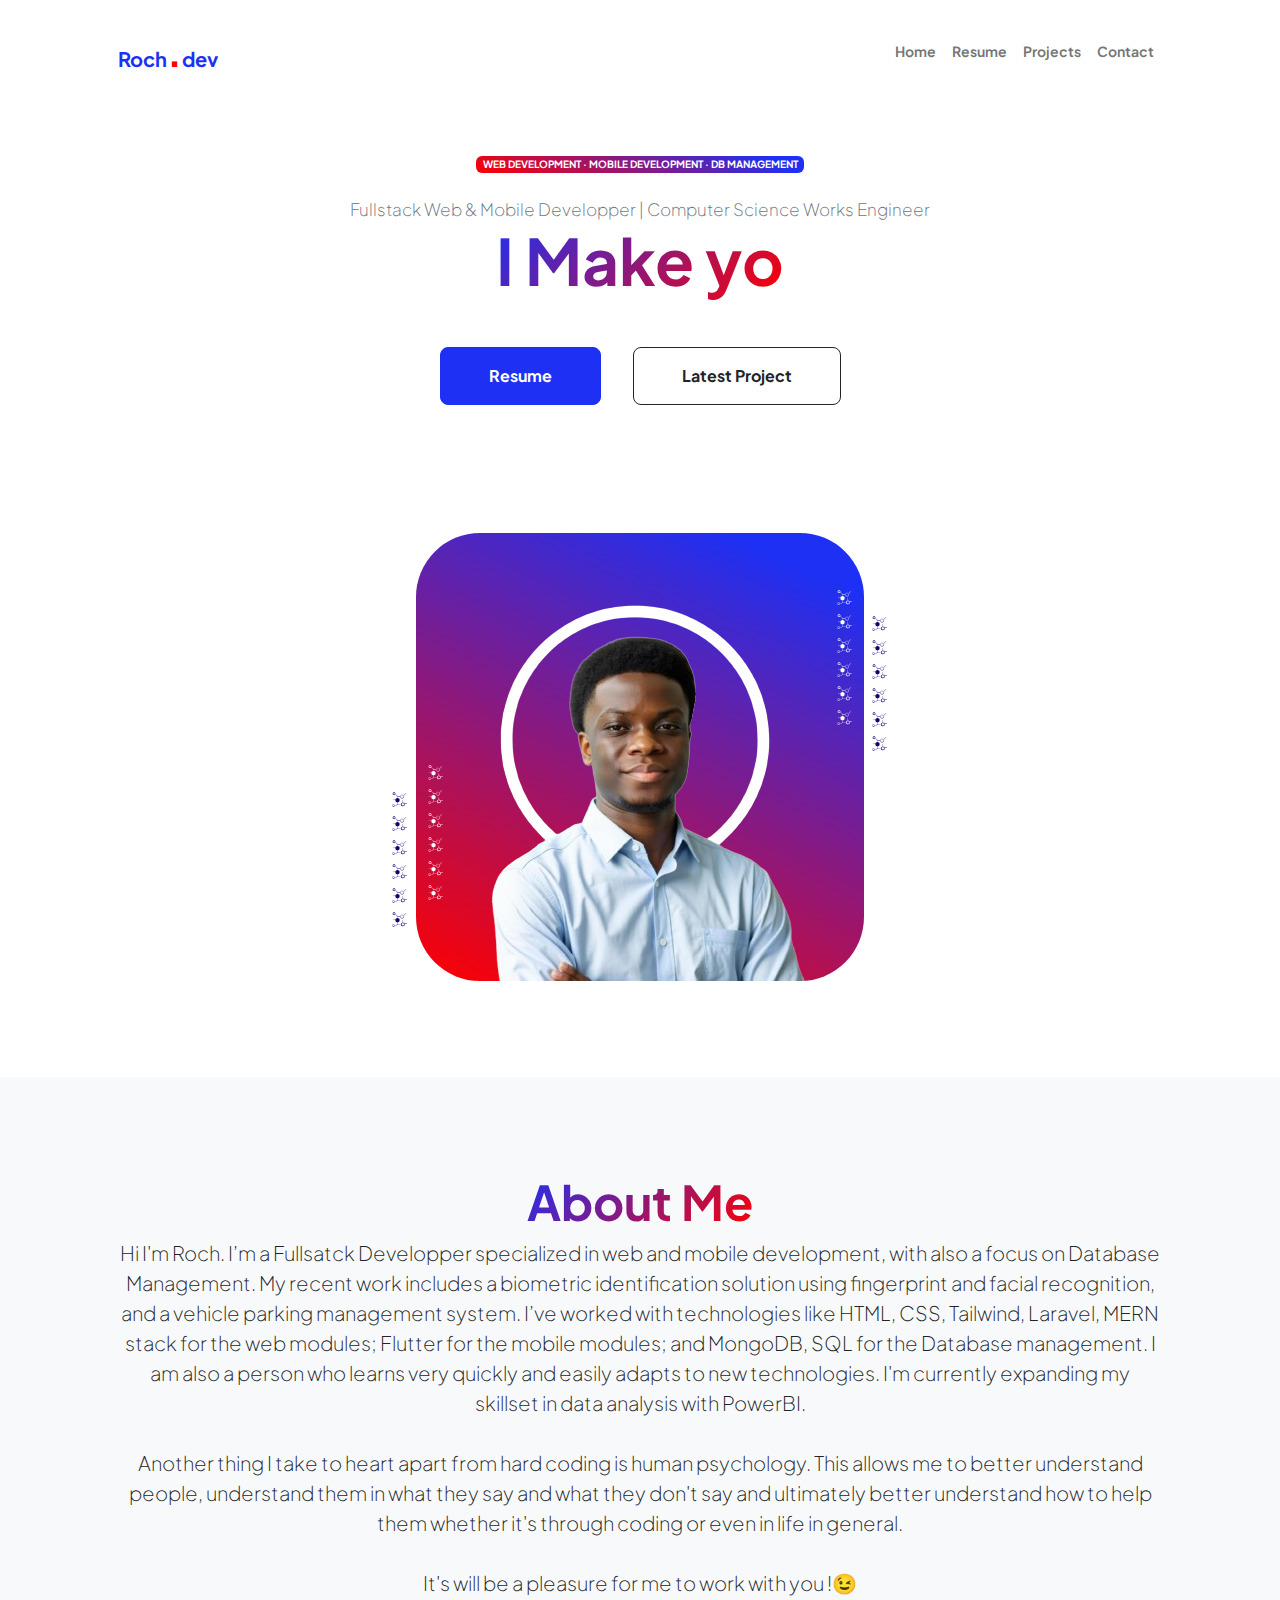
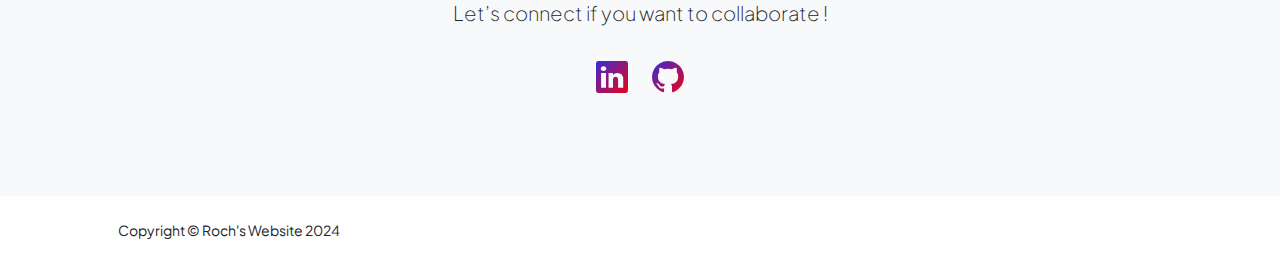
<file: index.html>
<!DOCTYPE html>
<html lang="en">
    <head>
        <meta charset="utf-8" />
        <meta name="viewport" content="width=device-width, initial-scale=1, shrink-to-fit=no" />
        <meta name="description" content="" />
        <meta name="author" content="" />
        <title>Roch Portfolio - Home</title>
        <!-- Favicon-->
        <link rel="icon" type="image/x-icon" href="assets/favicon.png" />
        <!-- Custom Google font-->
        <link rel="preconnect" href="https://fonts.googleapis.com" />
        <link rel="preconnect" href="https://fonts.gstatic.com" crossorigin />
        <link href="https://fonts.googleapis.com/css2?family=Plus+Jakarta+Sans:wght@100;200;300;400;500;600;700;800;900&amp;display=swap" rel="stylesheet" />
        <!-- Bootstrap icons-->
        <link href="https://cdn.jsdelivr.net/npm/bootstrap-icons@1.8.1/font/bootstrap-icons.css" rel="stylesheet" />
        <!-- Core theme CSS (includes Bootstrap)-->
        <link href="css/styles.css" rel="stylesheet" />
        <script src="https://twemoji.maxcdn.com/v/latest/twemoji.min.js" crossorigin="anonymous"></script>
    </head>
    <body class="d-flex flex-column h-100">
        <main class="flex-shrink-0">
            <!-- Navigation-->
            <nav class="navbar navbar-expand-lg navbar-light bg-white py-3">
                <div class="container px-5">
                    <a class="navbar-brand" href="index.html"><span class="fw-bolder text-primary">Roch<span style="font-size: 40px; color: red;">.</span>dev</span></a>
                    <button class="navbar-toggler" type="button" data-bs-toggle="collapse" data-bs-target="#navbarSupportedContent" aria-controls="navbarSupportedContent" aria-expanded="false" aria-label="Toggle navigation"><span class="navbar-toggler-icon"></span></button>
                    <div class="collapse navbar-collapse" id="navbarSupportedContent">
                        <ul class="navbar-nav ms-auto mb-2 mb-lg-0 small fw-bolder">
                            <li class="nav-item"><a class="nav-link" href="index.html">Home</a></li>
                            <li class="nav-item"><a class="nav-link" href="resume.html">Resume</a></li>
                            <li class="nav-item"><a class="nav-link" href="projects.html">Projects</a></li>
                            <li class="nav-item"><a class="nav-link" href="contact.html">Contact</a></li>
                        </ul>
                    </div>
                </div>
            </nav>
            <!-- Header-->
            <header class="py-5">
                <div class="container px-5 pb-5">
                    <div class="row gx-5 align-items-center">
                        <div class="col-xxl-5">
                            <!-- Header text content-->
                            <div class="text-center text-xxl-start">
                                <div class="badge bg-gradient-primary-to-secondary text-white mb-4" style="font-size: 10px; margin: auto;" ><div class="text-uppercase">Web Development &middot; Mobile Development &middot; DB Management</div></div>
                                <div class="fw-light text-muted" style="font-size: 17px;">Fullstack Web & Mobile Developper | Computer Science Works Engineer</div>
                                <h1  class="display-3 fw-bolder mb-5"><span id="typing-effect" class="text-gradient d-inline"> </span></h1>
                                <div class="d-grid gap-3 d-sm-flex justify-content-sm-center justify-content-xxl-start mb-3">
                                    <a class="btn btn-primary btn-lg px-5 py-3 me-sm-3 fs-6 fw-bolder" href="resume.html">Resume</a>
                                    <a class="btn btn-outline-dark btn-lg px-5 py-3 fs-6 fw-bolder" href="projects.html">Latest Project</a>
                                </div>
                            </div>
                        </div>
                        <div class="col-xxl-7">
                            <!-- Header profile picture-->
                            <div class="d-flex justify-content-center mt-5 mt-xxl-0">
                                <div class="profile bg-gradient-primary-to-secondary">
                                    <!-- Photo-->
                                    <img class="profile-img" src="assets/favicon.png" alt="..." style="height: auto;" />
                                    <div class="dots-1">
                                        <!-- SVG Dots-->
                                        <svg viewBox="0 0 1024 1024" class="icon" version="1.1" xmlns="http://www.w3.org/2000/svg" fill="#000000"><g id="SVGRepo_bgCarrier" stroke-width="0"></g><g id="SVGRepo_tracerCarrier" stroke-linecap="round" stroke-linejoin="round"></g><g id="SVGRepo_iconCarrier"><path d="M416 425.6l78.4 44.8c9.6 6.4 16 16 16 27.2v91.2c0 11.2-6.4 22.4-16 27.2L416 662.4c-9.6 6.4-22.4 6.4-32 0l-78.4-44.8c-9.6-6.4-16-16-16-27.2v-91.2c0-11.2 6.4-22.4 16-27.2l78.4-44.8c9.6-8 22.4-8 32-1.6z" fill="#ffffff"></path><path d="M643.2 267.2c-3.2-1.6-4.8-1.6-8 0l-67.2 38.4c-3.2 1.6-3.2 4.8-3.2 6.4v76.8c0 3.2 1.6 4.8 3.2 6.4l67.2 38.4c3.2 1.6 4.8 1.6 8 0l67.2-38.4c3.2-1.6 3.2-4.8 3.2-6.4v-76.8c0-3.2-1.6-4.8-3.2-6.4l-67.2-38.4z m9.6-12.8l67.2 38.4c8 4.8 12.8 12.8 12.8 20.8v76.8c0 8-4.8 16-12.8 20.8l-67.2 38.4c-8 4.8-16 4.8-24 0l-67.2-38.4c-8-4.8-12.8-12.8-12.8-20.8v-76.8c0-8 4.8-16 12.8-20.8l67.2-38.4c6.4-4.8 16-4.8 24 0zM688 691.2l-67.2 38.4v76.8l67.2 38.4 67.2-38.4v-76.8L688 691.2z m83.2 9.6c9.6 6.4 16 16 16 27.2v76.8c0 11.2-6.4 22.4-16 27.2L704 873.6c-9.6 6.4-22.4 6.4-32 0l-67.2-38.4c-9.6-6.4-16-16-16-27.2v-76.8c0-11.2 6.4-22.4 16-27.2l67.2-38.4c9.6-6.4 22.4-6.4 32 0l67.2 35.2zM176 169.6v44.8l40 22.4 40-22.4v-44.8l-40-22.4-40 22.4zM275.2 144c8 4.8 12.8 12.8 12.8 20.8v54.4c0 8-4.8 16-12.8 20.8l-48 27.2c-8 4.8-16 4.8-24 0l-48-27.2c-6.4-4.8-11.2-12.8-11.2-20.8v-54.4c0-8 4.8-16 12.8-20.8l48-27.2c8-4.8 16-4.8 24 0L275.2 144zM192 777.6l-48 27.2v54.4l48 27.2 48-27.2v-54.4l-48-27.2z m8-14.4l48 27.2c4.8 3.2 8 8 8 14.4v54.4c0 6.4-3.2 11.2-8 14.4l-48 27.2c-4.8 3.2-11.2 3.2-16 0l-48-27.2c-4.8-3.2-8-8-8-14.4v-54.4c0-6.4 3.2-11.2 8-14.4l48-27.2c4.8-3.2 11.2-3.2 16 0z" fill="#ffffff"></path><path d="M403.2 776l-62.4 62.4c-1.6 1.6-3.2 1.6-6.4 1.6h-88c-4.8 0-8-3.2-8-8s3.2-8 8-8h84.8l59.2-59.2v-68.8c0-4.8 3.2-8 8-8s8 3.2 8 8v64H576c4.8 0 8 3.2 8 8s-3.2 8-8 8H403.2z m-11.2-436.8l-108.8-94.4c-3.2-3.2-3.2-8-1.6-11.2 3.2-3.2 8-3.2 11.2-1.6l110.4 94.4H528c4.8 0 8 3.2 8 8s-3.2 8-8 8h-120V400c0 4.8-3.2 8-8 8s-8-3.2-8-8v-60.8zM800 728c-4.8 0-8-3.2-8-8s3.2-8 8-8h88c4.8 0 8 3.2 8 8s-3.2 8-8 8H800z m-49.6-435.2c-3.2 3.2-8 3.2-11.2 1.6-3.2-3.2-3.2-8-1.6-11.2l96-112c3.2-3.2 8-3.2 11.2-1.6 3.2 3.2 3.2 8 1.6 11.2l-96 112zM160 504c-4.8 0-8-3.2-8-8s3.2-8 8-8h112c4.8 0 8 3.2 8 8s-3.2 8-8 8h-112z m536 144c0 4.8-3.2 8-8 8s-8-3.2-8-8V544c0-4.8 3.2-8 8-8s8 3.2 8 8v104z" fill="#ffffff"></path></g></svg><svg viewBox="0 0 1024 1024" class="icon" version="1.1" xmlns="http://www.w3.org/2000/svg" fill="#000000"><g id="SVGRepo_bgCarrier" stroke-width="0"></g><g id="SVGRepo_tracerCarrier" stroke-linecap="round" stroke-linejoin="round"></g><g id="SVGRepo_iconCarrier"><path d="M416 425.6l78.4 44.8c9.6 6.4 16 16 16 27.2v91.2c0 11.2-6.4 22.4-16 27.2L416 662.4c-9.6 6.4-22.4 6.4-32 0l-78.4-44.8c-9.6-6.4-16-16-16-27.2v-91.2c0-11.2 6.4-22.4 16-27.2l78.4-44.8c9.6-8 22.4-8 32-1.6z" fill="#ffffff"></path><path d="M643.2 267.2c-3.2-1.6-4.8-1.6-8 0l-67.2 38.4c-3.2 1.6-3.2 4.8-3.2 6.4v76.8c0 3.2 1.6 4.8 3.2 6.4l67.2 38.4c3.2 1.6 4.8 1.6 8 0l67.2-38.4c3.2-1.6 3.2-4.8 3.2-6.4v-76.8c0-3.2-1.6-4.8-3.2-6.4l-67.2-38.4z m9.6-12.8l67.2 38.4c8 4.8 12.8 12.8 12.8 20.8v76.8c0 8-4.8 16-12.8 20.8l-67.2 38.4c-8 4.8-16 4.8-24 0l-67.2-38.4c-8-4.8-12.8-12.8-12.8-20.8v-76.8c0-8 4.8-16 12.8-20.8l67.2-38.4c6.4-4.8 16-4.8 24 0zM688 691.2l-67.2 38.4v76.8l67.2 38.4 67.2-38.4v-76.8L688 691.2z m83.2 9.6c9.6 6.4 16 16 16 27.2v76.8c0 11.2-6.4 22.4-16 27.2L704 873.6c-9.6 6.4-22.4 6.4-32 0l-67.2-38.4c-9.6-6.4-16-16-16-27.2v-76.8c0-11.2 6.4-22.4 16-27.2l67.2-38.4c9.6-6.4 22.4-6.4 32 0l67.2 35.2zM176 169.6v44.8l40 22.4 40-22.4v-44.8l-40-22.4-40 22.4zM275.2 144c8 4.8 12.8 12.8 12.8 20.8v54.4c0 8-4.8 16-12.8 20.8l-48 27.2c-8 4.8-16 4.8-24 0l-48-27.2c-6.4-4.8-11.2-12.8-11.2-20.8v-54.4c0-8 4.8-16 12.8-20.8l48-27.2c8-4.8 16-4.8 24 0L275.2 144zM192 777.6l-48 27.2v54.4l48 27.2 48-27.2v-54.4l-48-27.2z m8-14.4l48 27.2c4.8 3.2 8 8 8 14.4v54.4c0 6.4-3.2 11.2-8 14.4l-48 27.2c-4.8 3.2-11.2 3.2-16 0l-48-27.2c-4.8-3.2-8-8-8-14.4v-54.4c0-6.4 3.2-11.2 8-14.4l48-27.2c4.8-3.2 11.2-3.2 16 0z" fill="#ffffff"></path><path d="M403.2 776l-62.4 62.4c-1.6 1.6-3.2 1.6-6.4 1.6h-88c-4.8 0-8-3.2-8-8s3.2-8 8-8h84.8l59.2-59.2v-68.8c0-4.8 3.2-8 8-8s8 3.2 8 8v64H576c4.8 0 8 3.2 8 8s-3.2 8-8 8H403.2z m-11.2-436.8l-108.8-94.4c-3.2-3.2-3.2-8-1.6-11.2 3.2-3.2 8-3.2 11.2-1.6l110.4 94.4H528c4.8 0 8 3.2 8 8s-3.2 8-8 8h-120V400c0 4.8-3.2 8-8 8s-8-3.2-8-8v-60.8zM800 728c-4.8 0-8-3.2-8-8s3.2-8 8-8h88c4.8 0 8 3.2 8 8s-3.2 8-8 8H800z m-49.6-435.2c-3.2 3.2-8 3.2-11.2 1.6-3.2-3.2-3.2-8-1.6-11.2l96-112c3.2-3.2 8-3.2 11.2-1.6 3.2 3.2 3.2 8 1.6 11.2l-96 112zM160 504c-4.8 0-8-3.2-8-8s3.2-8 8-8h112c4.8 0 8 3.2 8 8s-3.2 8-8 8h-112z m536 144c0 4.8-3.2 8-8 8s-8-3.2-8-8V544c0-4.8 3.2-8 8-8s8 3.2 8 8v104z" fill="#ffffff"></path></g></svg><svg viewBox="0 0 1024 1024" class="icon" version="1.1" xmlns="http://www.w3.org/2000/svg" fill="#000000"><g id="SVGRepo_bgCarrier" stroke-width="0"></g><g id="SVGRepo_tracerCarrier" stroke-linecap="round" stroke-linejoin="round"></g><g id="SVGRepo_iconCarrier"><path d="M416 425.6l78.4 44.8c9.6 6.4 16 16 16 27.2v91.2c0 11.2-6.4 22.4-16 27.2L416 662.4c-9.6 6.4-22.4 6.4-32 0l-78.4-44.8c-9.6-6.4-16-16-16-27.2v-91.2c0-11.2 6.4-22.4 16-27.2l78.4-44.8c9.6-8 22.4-8 32-1.6z" fill="#ffffff"></path><path d="M643.2 267.2c-3.2-1.6-4.8-1.6-8 0l-67.2 38.4c-3.2 1.6-3.2 4.8-3.2 6.4v76.8c0 3.2 1.6 4.8 3.2 6.4l67.2 38.4c3.2 1.6 4.8 1.6 8 0l67.2-38.4c3.2-1.6 3.2-4.8 3.2-6.4v-76.8c0-3.2-1.6-4.8-3.2-6.4l-67.2-38.4z m9.6-12.8l67.2 38.4c8 4.8 12.8 12.8 12.8 20.8v76.8c0 8-4.8 16-12.8 20.8l-67.2 38.4c-8 4.8-16 4.8-24 0l-67.2-38.4c-8-4.8-12.8-12.8-12.8-20.8v-76.8c0-8 4.8-16 12.8-20.8l67.2-38.4c6.4-4.8 16-4.8 24 0zM688 691.2l-67.2 38.4v76.8l67.2 38.4 67.2-38.4v-76.8L688 691.2z m83.2 9.6c9.6 6.4 16 16 16 27.2v76.8c0 11.2-6.4 22.4-16 27.2L704 873.6c-9.6 6.4-22.4 6.4-32 0l-67.2-38.4c-9.6-6.4-16-16-16-27.2v-76.8c0-11.2 6.4-22.4 16-27.2l67.2-38.4c9.6-6.4 22.4-6.4 32 0l67.2 35.2zM176 169.6v44.8l40 22.4 40-22.4v-44.8l-40-22.4-40 22.4zM275.2 144c8 4.8 12.8 12.8 12.8 20.8v54.4c0 8-4.8 16-12.8 20.8l-48 27.2c-8 4.8-16 4.8-24 0l-48-27.2c-6.4-4.8-11.2-12.8-11.2-20.8v-54.4c0-8 4.8-16 12.8-20.8l48-27.2c8-4.8 16-4.8 24 0L275.2 144zM192 777.6l-48 27.2v54.4l48 27.2 48-27.2v-54.4l-48-27.2z m8-14.4l48 27.2c4.8 3.2 8 8 8 14.4v54.4c0 6.4-3.2 11.2-8 14.4l-48 27.2c-4.8 3.2-11.2 3.2-16 0l-48-27.2c-4.8-3.2-8-8-8-14.4v-54.4c0-6.4 3.2-11.2 8-14.4l48-27.2c4.8-3.2 11.2-3.2 16 0z" fill="#ffffff"></path><path d="M403.2 776l-62.4 62.4c-1.6 1.6-3.2 1.6-6.4 1.6h-88c-4.8 0-8-3.2-8-8s3.2-8 8-8h84.8l59.2-59.2v-68.8c0-4.8 3.2-8 8-8s8 3.2 8 8v64H576c4.8 0 8 3.2 8 8s-3.2 8-8 8H403.2z m-11.2-436.8l-108.8-94.4c-3.2-3.2-3.2-8-1.6-11.2 3.2-3.2 8-3.2 11.2-1.6l110.4 94.4H528c4.8 0 8 3.2 8 8s-3.2 8-8 8h-120V400c0 4.8-3.2 8-8 8s-8-3.2-8-8v-60.8zM800 728c-4.8 0-8-3.2-8-8s3.2-8 8-8h88c4.8 0 8 3.2 8 8s-3.2 8-8 8H800z m-49.6-435.2c-3.2 3.2-8 3.2-11.2 1.6-3.2-3.2-3.2-8-1.6-11.2l96-112c3.2-3.2 8-3.2 11.2-1.6 3.2 3.2 3.2 8 1.6 11.2l-96 112zM160 504c-4.8 0-8-3.2-8-8s3.2-8 8-8h112c4.8 0 8 3.2 8 8s-3.2 8-8 8h-112z m536 144c0 4.8-3.2 8-8 8s-8-3.2-8-8V544c0-4.8 3.2-8 8-8s8 3.2 8 8v104z" fill="#ffffff"></path></g></svg><svg viewBox="0 0 1024 1024" class="icon" version="1.1" xmlns="http://www.w3.org/2000/svg" fill="#000000"><g id="SVGRepo_bgCarrier" stroke-width="0"></g><g id="SVGRepo_tracerCarrier" stroke-linecap="round" stroke-linejoin="round"></g><g id="SVGRepo_iconCarrier"><path d="M416 425.6l78.4 44.8c9.6 6.4 16 16 16 27.2v91.2c0 11.2-6.4 22.4-16 27.2L416 662.4c-9.6 6.4-22.4 6.4-32 0l-78.4-44.8c-9.6-6.4-16-16-16-27.2v-91.2c0-11.2 6.4-22.4 16-27.2l78.4-44.8c9.6-8 22.4-8 32-1.6z" fill="#ffffff"></path><path d="M643.2 267.2c-3.2-1.6-4.8-1.6-8 0l-67.2 38.4c-3.2 1.6-3.2 4.8-3.2 6.4v76.8c0 3.2 1.6 4.8 3.2 6.4l67.2 38.4c3.2 1.6 4.8 1.6 8 0l67.2-38.4c3.2-1.6 3.2-4.8 3.2-6.4v-76.8c0-3.2-1.6-4.8-3.2-6.4l-67.2-38.4z m9.6-12.8l67.2 38.4c8 4.8 12.8 12.8 12.8 20.8v76.8c0 8-4.8 16-12.8 20.8l-67.2 38.4c-8 4.8-16 4.8-24 0l-67.2-38.4c-8-4.8-12.8-12.8-12.8-20.8v-76.8c0-8 4.8-16 12.8-20.8l67.2-38.4c6.4-4.8 16-4.8 24 0zM688 691.2l-67.2 38.4v76.8l67.2 38.4 67.2-38.4v-76.8L688 691.2z m83.2 9.6c9.6 6.4 16 16 16 27.2v76.8c0 11.2-6.4 22.4-16 27.2L704 873.6c-9.6 6.4-22.4 6.4-32 0l-67.2-38.4c-9.6-6.4-16-16-16-27.2v-76.8c0-11.2 6.4-22.4 16-27.2l67.2-38.4c9.6-6.4 22.4-6.4 32 0l67.2 35.2zM176 169.6v44.8l40 22.4 40-22.4v-44.8l-40-22.4-40 22.4zM275.2 144c8 4.8 12.8 12.8 12.8 20.8v54.4c0 8-4.8 16-12.8 20.8l-48 27.2c-8 4.8-16 4.8-24 0l-48-27.2c-6.4-4.8-11.2-12.8-11.2-20.8v-54.4c0-8 4.8-16 12.8-20.8l48-27.2c8-4.8 16-4.8 24 0L275.2 144zM192 777.6l-48 27.2v54.4l48 27.2 48-27.2v-54.4l-48-27.2z m8-14.4l48 27.2c4.8 3.2 8 8 8 14.4v54.4c0 6.4-3.2 11.2-8 14.4l-48 27.2c-4.8 3.2-11.2 3.2-16 0l-48-27.2c-4.8-3.2-8-8-8-14.4v-54.4c0-6.4 3.2-11.2 8-14.4l48-27.2c4.8-3.2 11.2-3.2 16 0z" fill="#ffffff"></path><path d="M403.2 776l-62.4 62.4c-1.6 1.6-3.2 1.6-6.4 1.6h-88c-4.8 0-8-3.2-8-8s3.2-8 8-8h84.8l59.2-59.2v-68.8c0-4.8 3.2-8 8-8s8 3.2 8 8v64H576c4.8 0 8 3.2 8 8s-3.2 8-8 8H403.2z m-11.2-436.8l-108.8-94.4c-3.2-3.2-3.2-8-1.6-11.2 3.2-3.2 8-3.2 11.2-1.6l110.4 94.4H528c4.8 0 8 3.2 8 8s-3.2 8-8 8h-120V400c0 4.8-3.2 8-8 8s-8-3.2-8-8v-60.8zM800 728c-4.8 0-8-3.2-8-8s3.2-8 8-8h88c4.8 0 8 3.2 8 8s-3.2 8-8 8H800z m-49.6-435.2c-3.2 3.2-8 3.2-11.2 1.6-3.2-3.2-3.2-8-1.6-11.2l96-112c3.2-3.2 8-3.2 11.2-1.6 3.2 3.2 3.2 8 1.6 11.2l-96 112zM160 504c-4.8 0-8-3.2-8-8s3.2-8 8-8h112c4.8 0 8 3.2 8 8s-3.2 8-8 8h-112z m536 144c0 4.8-3.2 8-8 8s-8-3.2-8-8V544c0-4.8 3.2-8 8-8s8 3.2 8 8v104z" fill="#ffffff"></path></g></svg><svg viewBox="0 0 1024 1024" class="icon" version="1.1" xmlns="http://www.w3.org/2000/svg" fill="#000000"><g id="SVGRepo_bgCarrier" stroke-width="0"></g><g id="SVGRepo_tracerCarrier" stroke-linecap="round" stroke-linejoin="round"></g><g id="SVGRepo_iconCarrier"><path d="M416 425.6l78.4 44.8c9.6 6.4 16 16 16 27.2v91.2c0 11.2-6.4 22.4-16 27.2L416 662.4c-9.6 6.4-22.4 6.4-32 0l-78.4-44.8c-9.6-6.4-16-16-16-27.2v-91.2c0-11.2 6.4-22.4 16-27.2l78.4-44.8c9.6-8 22.4-8 32-1.6z" fill="#ffffff"></path><path d="M643.2 267.2c-3.2-1.6-4.8-1.6-8 0l-67.2 38.4c-3.2 1.6-3.2 4.8-3.2 6.4v76.8c0 3.2 1.6 4.8 3.2 6.4l67.2 38.4c3.2 1.6 4.8 1.6 8 0l67.2-38.4c3.2-1.6 3.2-4.8 3.2-6.4v-76.8c0-3.2-1.6-4.8-3.2-6.4l-67.2-38.4z m9.6-12.8l67.2 38.4c8 4.8 12.8 12.8 12.8 20.8v76.8c0 8-4.8 16-12.8 20.8l-67.2 38.4c-8 4.8-16 4.8-24 0l-67.2-38.4c-8-4.8-12.8-12.8-12.8-20.8v-76.8c0-8 4.8-16 12.8-20.8l67.2-38.4c6.4-4.8 16-4.8 24 0zM688 691.2l-67.2 38.4v76.8l67.2 38.4 67.2-38.4v-76.8L688 691.2z m83.2 9.6c9.6 6.4 16 16 16 27.2v76.8c0 11.2-6.4 22.4-16 27.2L704 873.6c-9.6 6.4-22.4 6.4-32 0l-67.2-38.4c-9.6-6.4-16-16-16-27.2v-76.8c0-11.2 6.4-22.4 16-27.2l67.2-38.4c9.6-6.4 22.4-6.4 32 0l67.2 35.2zM176 169.6v44.8l40 22.4 40-22.4v-44.8l-40-22.4-40 22.4zM275.2 144c8 4.8 12.8 12.8 12.8 20.8v54.4c0 8-4.8 16-12.8 20.8l-48 27.2c-8 4.8-16 4.8-24 0l-48-27.2c-6.4-4.8-11.2-12.8-11.2-20.8v-54.4c0-8 4.8-16 12.8-20.8l48-27.2c8-4.8 16-4.8 24 0L275.2 144zM192 777.6l-48 27.2v54.4l48 27.2 48-27.2v-54.4l-48-27.2z m8-14.4l48 27.2c4.8 3.2 8 8 8 14.4v54.4c0 6.4-3.2 11.2-8 14.4l-48 27.2c-4.8 3.2-11.2 3.2-16 0l-48-27.2c-4.8-3.2-8-8-8-14.4v-54.4c0-6.4 3.2-11.2 8-14.4l48-27.2c4.8-3.2 11.2-3.2 16 0z" fill="#ffffff"></path><path d="M403.2 776l-62.4 62.4c-1.6 1.6-3.2 1.6-6.4 1.6h-88c-4.8 0-8-3.2-8-8s3.2-8 8-8h84.8l59.2-59.2v-68.8c0-4.8 3.2-8 8-8s8 3.2 8 8v64H576c4.8 0 8 3.2 8 8s-3.2 8-8 8H403.2z m-11.2-436.8l-108.8-94.4c-3.2-3.2-3.2-8-1.6-11.2 3.2-3.2 8-3.2 11.2-1.6l110.4 94.4H528c4.8 0 8 3.2 8 8s-3.2 8-8 8h-120V400c0 4.8-3.2 8-8 8s-8-3.2-8-8v-60.8zM800 728c-4.8 0-8-3.2-8-8s3.2-8 8-8h88c4.8 0 8 3.2 8 8s-3.2 8-8 8H800z m-49.6-435.2c-3.2 3.2-8 3.2-11.2 1.6-3.2-3.2-3.2-8-1.6-11.2l96-112c3.2-3.2 8-3.2 11.2-1.6 3.2 3.2 3.2 8 1.6 11.2l-96 112zM160 504c-4.8 0-8-3.2-8-8s3.2-8 8-8h112c4.8 0 8 3.2 8 8s-3.2 8-8 8h-112z m536 144c0 4.8-3.2 8-8 8s-8-3.2-8-8V544c0-4.8 3.2-8 8-8s8 3.2 8 8v104z" fill="#ffffff"></path></g></svg>
                                        <svg viewBox="0 0 1024 1024" class="icon" version="1.1" xmlns="http://www.w3.org/2000/svg" fill="#000000"><g id="SVGRepo_bgCarrier" stroke-width="0"></g><g id="SVGRepo_tracerCarrier" stroke-linecap="round" stroke-linejoin="round"></g><g id="SVGRepo_iconCarrier"><path d="M416 425.6l78.4 44.8c9.6 6.4 16 16 16 27.2v91.2c0 11.2-6.4 22.4-16 27.2L416 662.4c-9.6 6.4-22.4 6.4-32 0l-78.4-44.8c-9.6-6.4-16-16-16-27.2v-91.2c0-11.2 6.4-22.4 16-27.2l78.4-44.8c9.6-8 22.4-8 32-1.6z" fill="#ffffff"></path><path d="M643.2 267.2c-3.2-1.6-4.8-1.6-8 0l-67.2 38.4c-3.2 1.6-3.2 4.8-3.2 6.4v76.8c0 3.2 1.6 4.8 3.2 6.4l67.2 38.4c3.2 1.6 4.8 1.6 8 0l67.2-38.4c3.2-1.6 3.2-4.8 3.2-6.4v-76.8c0-3.2-1.6-4.8-3.2-6.4l-67.2-38.4z m9.6-12.8l67.2 38.4c8 4.8 12.8 12.8 12.8 20.8v76.8c0 8-4.8 16-12.8 20.8l-67.2 38.4c-8 4.8-16 4.8-24 0l-67.2-38.4c-8-4.8-12.8-12.8-12.8-20.8v-76.8c0-8 4.8-16 12.8-20.8l67.2-38.4c6.4-4.8 16-4.8 24 0zM688 691.2l-67.2 38.4v76.8l67.2 38.4 67.2-38.4v-76.8L688 691.2z m83.2 9.6c9.6 6.4 16 16 16 27.2v76.8c0 11.2-6.4 22.4-16 27.2L704 873.6c-9.6 6.4-22.4 6.4-32 0l-67.2-38.4c-9.6-6.4-16-16-16-27.2v-76.8c0-11.2 6.4-22.4 16-27.2l67.2-38.4c9.6-6.4 22.4-6.4 32 0l67.2 35.2zM176 169.6v44.8l40 22.4 40-22.4v-44.8l-40-22.4-40 22.4zM275.2 144c8 4.8 12.8 12.8 12.8 20.8v54.4c0 8-4.8 16-12.8 20.8l-48 27.2c-8 4.8-16 4.8-24 0l-48-27.2c-6.4-4.8-11.2-12.8-11.2-20.8v-54.4c0-8 4.8-16 12.8-20.8l48-27.2c8-4.8 16-4.8 24 0L275.2 144zM192 777.6l-48 27.2v54.4l48 27.2 48-27.2v-54.4l-48-27.2z m8-14.4l48 27.2c4.8 3.2 8 8 8 14.4v54.4c0 6.4-3.2 11.2-8 14.4l-48 27.2c-4.8 3.2-11.2 3.2-16 0l-48-27.2c-4.8-3.2-8-8-8-14.4v-54.4c0-6.4 3.2-11.2 8-14.4l48-27.2c4.8-3.2 11.2-3.2 16 0z" fill="#ffffff"></path><path d="M403.2 776l-62.4 62.4c-1.6 1.6-3.2 1.6-6.4 1.6h-88c-4.8 0-8-3.2-8-8s3.2-8 8-8h84.8l59.2-59.2v-68.8c0-4.8 3.2-8 8-8s8 3.2 8 8v64H576c4.8 0 8 3.2 8 8s-3.2 8-8 8H403.2z m-11.2-436.8l-108.8-94.4c-3.2-3.2-3.2-8-1.6-11.2 3.2-3.2 8-3.2 11.2-1.6l110.4 94.4H528c4.8 0 8 3.2 8 8s-3.2 8-8 8h-120V400c0 4.8-3.2 8-8 8s-8-3.2-8-8v-60.8zM800 728c-4.8 0-8-3.2-8-8s3.2-8 8-8h88c4.8 0 8 3.2 8 8s-3.2 8-8 8H800z m-49.6-435.2c-3.2 3.2-8 3.2-11.2 1.6-3.2-3.2-3.2-8-1.6-11.2l96-112c3.2-3.2 8-3.2 11.2-1.6 3.2 3.2 3.2 8 1.6 11.2l-96 112zM160 504c-4.8 0-8-3.2-8-8s3.2-8 8-8h112c4.8 0 8 3.2 8 8s-3.2 8-8 8h-112z m536 144c0 4.8-3.2 8-8 8s-8-3.2-8-8V544c0-4.8 3.2-8 8-8s8 3.2 8 8v104z" fill="#ffffff"></path></g></svg>
                                        <!-- END of SVG dots-->
                                    </div>
                                    <div class="dots-2">
                                        <!-- SVG Dots-->
                                        <svg viewBox="0 0 1024 1024" class="icon" version="1.1" xmlns="http://www.w3.org/2000/svg" fill="#000000"><g id="SVGRepo_bgCarrier" stroke-width="0"></g><g id="SVGRepo_tracerCarrier" stroke-linecap="round" stroke-linejoin="round"></g><g id="SVGRepo_iconCarrier"><path d="M416 425.6l78.4 44.8c9.6 6.4 16 16 16 27.2v91.2c0 11.2-6.4 22.4-16 27.2L416 662.4c-9.6 6.4-22.4 6.4-32 0l-78.4-44.8c-9.6-6.4-16-16-16-27.2v-91.2c0-11.2 6.4-22.4 16-27.2l78.4-44.8c9.6-8 22.4-8 32-1.6z" fill="#140075"></path><path d="M643.2 267.2c-3.2-1.6-4.8-1.6-8 0l-67.2 38.4c-3.2 1.6-3.2 4.8-3.2 6.4v76.8c0 3.2 1.6 4.8 3.2 6.4l67.2 38.4c3.2 1.6 4.8 1.6 8 0l67.2-38.4c3.2-1.6 3.2-4.8 3.2-6.4v-76.8c0-3.2-1.6-4.8-3.2-6.4l-67.2-38.4z m9.6-12.8l67.2 38.4c8 4.8 12.8 12.8 12.8 20.8v76.8c0 8-4.8 16-12.8 20.8l-67.2 38.4c-8 4.8-16 4.8-24 0l-67.2-38.4c-8-4.8-12.8-12.8-12.8-20.8v-76.8c0-8 4.8-16 12.8-20.8l67.2-38.4c6.4-4.8 16-4.8 24 0zM688 691.2l-67.2 38.4v76.8l67.2 38.4 67.2-38.4v-76.8L688 691.2z m83.2 9.6c9.6 6.4 16 16 16 27.2v76.8c0 11.2-6.4 22.4-16 27.2L704 873.6c-9.6 6.4-22.4 6.4-32 0l-67.2-38.4c-9.6-6.4-16-16-16-27.2v-76.8c0-11.2 6.4-22.4 16-27.2l67.2-38.4c9.6-6.4 22.4-6.4 32 0l67.2 35.2zM176 169.6v44.8l40 22.4 40-22.4v-44.8l-40-22.4-40 22.4zM275.2 144c8 4.8 12.8 12.8 12.8 20.8v54.4c0 8-4.8 16-12.8 20.8l-48 27.2c-8 4.8-16 4.8-24 0l-48-27.2c-6.4-4.8-11.2-12.8-11.2-20.8v-54.4c0-8 4.8-16 12.8-20.8l48-27.2c8-4.8 16-4.8 24 0L275.2 144zM192 777.6l-48 27.2v54.4l48 27.2 48-27.2v-54.4l-48-27.2z m8-14.4l48 27.2c4.8 3.2 8 8 8 14.4v54.4c0 6.4-3.2 11.2-8 14.4l-48 27.2c-4.8 3.2-11.2 3.2-16 0l-48-27.2c-4.8-3.2-8-8-8-14.4v-54.4c0-6.4 3.2-11.2 8-14.4l48-27.2c4.8-3.2 11.2-3.2 16 0z" fill="#140075"></path><path d="M403.2 776l-62.4 62.4c-1.6 1.6-3.2 1.6-6.4 1.6h-88c-4.8 0-8-3.2-8-8s3.2-8 8-8h84.8l59.2-59.2v-68.8c0-4.8 3.2-8 8-8s8 3.2 8 8v64H576c4.8 0 8 3.2 8 8s-3.2 8-8 8H403.2z m-11.2-436.8l-108.8-94.4c-3.2-3.2-3.2-8-1.6-11.2 3.2-3.2 8-3.2 11.2-1.6l110.4 94.4H528c4.8 0 8 3.2 8 8s-3.2 8-8 8h-120V400c0 4.8-3.2 8-8 8s-8-3.2-8-8v-60.8zM800 728c-4.8 0-8-3.2-8-8s3.2-8 8-8h88c4.8 0 8 3.2 8 8s-3.2 8-8 8H800z m-49.6-435.2c-3.2 3.2-8 3.2-11.2 1.6-3.2-3.2-3.2-8-1.6-11.2l96-112c3.2-3.2 8-3.2 11.2-1.6 3.2 3.2 3.2 8 1.6 11.2l-96 112zM160 504c-4.8 0-8-3.2-8-8s3.2-8 8-8h112c4.8 0 8 3.2 8 8s-3.2 8-8 8h-112z m536 144c0 4.8-3.2 8-8 8s-8-3.2-8-8V544c0-4.8 3.2-8 8-8s8 3.2 8 8v104z" fill="#140075"></path></g></svg><svg viewBox="0 0 1024 1024" class="icon" version="1.1" xmlns="http://www.w3.org/2000/svg" fill="#000000"><g id="SVGRepo_bgCarrier" stroke-width="0"></g><g id="SVGRepo_tracerCarrier" stroke-linecap="round" stroke-linejoin="round"></g><g id="SVGRepo_iconCarrier"><path d="M416 425.6l78.4 44.8c9.6 6.4 16 16 16 27.2v91.2c0 11.2-6.4 22.4-16 27.2L416 662.4c-9.6 6.4-22.4 6.4-32 0l-78.4-44.8c-9.6-6.4-16-16-16-27.2v-91.2c0-11.2 6.4-22.4 16-27.2l78.4-44.8c9.6-8 22.4-8 32-1.6z" fill="#140075"></path><path d="M643.2 267.2c-3.2-1.6-4.8-1.6-8 0l-67.2 38.4c-3.2 1.6-3.2 4.8-3.2 6.4v76.8c0 3.2 1.6 4.8 3.2 6.4l67.2 38.4c3.2 1.6 4.8 1.6 8 0l67.2-38.4c3.2-1.6 3.2-4.8 3.2-6.4v-76.8c0-3.2-1.6-4.8-3.2-6.4l-67.2-38.4z m9.6-12.8l67.2 38.4c8 4.8 12.8 12.8 12.8 20.8v76.8c0 8-4.8 16-12.8 20.8l-67.2 38.4c-8 4.8-16 4.8-24 0l-67.2-38.4c-8-4.8-12.8-12.8-12.8-20.8v-76.8c0-8 4.8-16 12.8-20.8l67.2-38.4c6.4-4.8 16-4.8 24 0zM688 691.2l-67.2 38.4v76.8l67.2 38.4 67.2-38.4v-76.8L688 691.2z m83.2 9.6c9.6 6.4 16 16 16 27.2v76.8c0 11.2-6.4 22.4-16 27.2L704 873.6c-9.6 6.4-22.4 6.4-32 0l-67.2-38.4c-9.6-6.4-16-16-16-27.2v-76.8c0-11.2 6.4-22.4 16-27.2l67.2-38.4c9.6-6.4 22.4-6.4 32 0l67.2 35.2zM176 169.6v44.8l40 22.4 40-22.4v-44.8l-40-22.4-40 22.4zM275.2 144c8 4.8 12.8 12.8 12.8 20.8v54.4c0 8-4.8 16-12.8 20.8l-48 27.2c-8 4.8-16 4.8-24 0l-48-27.2c-6.4-4.8-11.2-12.8-11.2-20.8v-54.4c0-8 4.8-16 12.8-20.8l48-27.2c8-4.8 16-4.8 24 0L275.2 144zM192 777.6l-48 27.2v54.4l48 27.2 48-27.2v-54.4l-48-27.2z m8-14.4l48 27.2c4.8 3.2 8 8 8 14.4v54.4c0 6.4-3.2 11.2-8 14.4l-48 27.2c-4.8 3.2-11.2 3.2-16 0l-48-27.2c-4.8-3.2-8-8-8-14.4v-54.4c0-6.4 3.2-11.2 8-14.4l48-27.2c4.8-3.2 11.2-3.2 16 0z" fill="#140075"></path><path d="M403.2 776l-62.4 62.4c-1.6 1.6-3.2 1.6-6.4 1.6h-88c-4.8 0-8-3.2-8-8s3.2-8 8-8h84.8l59.2-59.2v-68.8c0-4.8 3.2-8 8-8s8 3.2 8 8v64H576c4.8 0 8 3.2 8 8s-3.2 8-8 8H403.2z m-11.2-436.8l-108.8-94.4c-3.2-3.2-3.2-8-1.6-11.2 3.2-3.2 8-3.2 11.2-1.6l110.4 94.4H528c4.8 0 8 3.2 8 8s-3.2 8-8 8h-120V400c0 4.8-3.2 8-8 8s-8-3.2-8-8v-60.8zM800 728c-4.8 0-8-3.2-8-8s3.2-8 8-8h88c4.8 0 8 3.2 8 8s-3.2 8-8 8H800z m-49.6-435.2c-3.2 3.2-8 3.2-11.2 1.6-3.2-3.2-3.2-8-1.6-11.2l96-112c3.2-3.2 8-3.2 11.2-1.6 3.2 3.2 3.2 8 1.6 11.2l-96 112zM160 504c-4.8 0-8-3.2-8-8s3.2-8 8-8h112c4.8 0 8 3.2 8 8s-3.2 8-8 8h-112z m536 144c0 4.8-3.2 8-8 8s-8-3.2-8-8V544c0-4.8 3.2-8 8-8s8 3.2 8 8v104z" fill="#140075"></path></g></svg><svg viewBox="0 0 1024 1024" class="icon" version="1.1" xmlns="http://www.w3.org/2000/svg" fill="#000000"><g id="SVGRepo_bgCarrier" stroke-width="0"></g><g id="SVGRepo_tracerCarrier" stroke-linecap="round" stroke-linejoin="round"></g><g id="SVGRepo_iconCarrier"><path d="M416 425.6l78.4 44.8c9.6 6.4 16 16 16 27.2v91.2c0 11.2-6.4 22.4-16 27.2L416 662.4c-9.6 6.4-22.4 6.4-32 0l-78.4-44.8c-9.6-6.4-16-16-16-27.2v-91.2c0-11.2 6.4-22.4 16-27.2l78.4-44.8c9.6-8 22.4-8 32-1.6z" fill="#140075"></path><path d="M643.2 267.2c-3.2-1.6-4.8-1.6-8 0l-67.2 38.4c-3.2 1.6-3.2 4.8-3.2 6.4v76.8c0 3.2 1.6 4.8 3.2 6.4l67.2 38.4c3.2 1.6 4.8 1.6 8 0l67.2-38.4c3.2-1.6 3.2-4.8 3.2-6.4v-76.8c0-3.2-1.6-4.8-3.2-6.4l-67.2-38.4z m9.6-12.8l67.2 38.4c8 4.8 12.8 12.8 12.8 20.8v76.8c0 8-4.8 16-12.8 20.8l-67.2 38.4c-8 4.8-16 4.8-24 0l-67.2-38.4c-8-4.8-12.8-12.8-12.8-20.8v-76.8c0-8 4.8-16 12.8-20.8l67.2-38.4c6.4-4.8 16-4.8 24 0zM688 691.2l-67.2 38.4v76.8l67.2 38.4 67.2-38.4v-76.8L688 691.2z m83.2 9.6c9.6 6.4 16 16 16 27.2v76.8c0 11.2-6.4 22.4-16 27.2L704 873.6c-9.6 6.4-22.4 6.4-32 0l-67.2-38.4c-9.6-6.4-16-16-16-27.2v-76.8c0-11.2 6.4-22.4 16-27.2l67.2-38.4c9.6-6.4 22.4-6.4 32 0l67.2 35.2zM176 169.6v44.8l40 22.4 40-22.4v-44.8l-40-22.4-40 22.4zM275.2 144c8 4.8 12.8 12.8 12.8 20.8v54.4c0 8-4.8 16-12.8 20.8l-48 27.2c-8 4.8-16 4.8-24 0l-48-27.2c-6.4-4.8-11.2-12.8-11.2-20.8v-54.4c0-8 4.8-16 12.8-20.8l48-27.2c8-4.8 16-4.8 24 0L275.2 144zM192 777.6l-48 27.2v54.4l48 27.2 48-27.2v-54.4l-48-27.2z m8-14.4l48 27.2c4.8 3.2 8 8 8 14.4v54.4c0 6.4-3.2 11.2-8 14.4l-48 27.2c-4.8 3.2-11.2 3.2-16 0l-48-27.2c-4.8-3.2-8-8-8-14.4v-54.4c0-6.4 3.2-11.2 8-14.4l48-27.2c4.8-3.2 11.2-3.2 16 0z" fill="#140075"></path><path d="M403.2 776l-62.4 62.4c-1.6 1.6-3.2 1.6-6.4 1.6h-88c-4.8 0-8-3.2-8-8s3.2-8 8-8h84.8l59.2-59.2v-68.8c0-4.8 3.2-8 8-8s8 3.2 8 8v64H576c4.8 0 8 3.2 8 8s-3.2 8-8 8H403.2z m-11.2-436.8l-108.8-94.4c-3.2-3.2-3.2-8-1.6-11.2 3.2-3.2 8-3.2 11.2-1.6l110.4 94.4H528c4.8 0 8 3.2 8 8s-3.2 8-8 8h-120V400c0 4.8-3.2 8-8 8s-8-3.2-8-8v-60.8zM800 728c-4.8 0-8-3.2-8-8s3.2-8 8-8h88c4.8 0 8 3.2 8 8s-3.2 8-8 8H800z m-49.6-435.2c-3.2 3.2-8 3.2-11.2 1.6-3.2-3.2-3.2-8-1.6-11.2l96-112c3.2-3.2 8-3.2 11.2-1.6 3.2 3.2 3.2 8 1.6 11.2l-96 112zM160 504c-4.8 0-8-3.2-8-8s3.2-8 8-8h112c4.8 0 8 3.2 8 8s-3.2 8-8 8h-112z m536 144c0 4.8-3.2 8-8 8s-8-3.2-8-8V544c0-4.8 3.2-8 8-8s8 3.2 8 8v104z" fill="#140075"></path></g></svg><svg viewBox="0 0 1024 1024" class="icon" version="1.1" xmlns="http://www.w3.org/2000/svg" fill="#000000"><g id="SVGRepo_bgCarrier" stroke-width="0"></g><g id="SVGRepo_tracerCarrier" stroke-linecap="round" stroke-linejoin="round"></g><g id="SVGRepo_iconCarrier"><path d="M416 425.6l78.4 44.8c9.6 6.4 16 16 16 27.2v91.2c0 11.2-6.4 22.4-16 27.2L416 662.4c-9.6 6.4-22.4 6.4-32 0l-78.4-44.8c-9.6-6.4-16-16-16-27.2v-91.2c0-11.2 6.4-22.4 16-27.2l78.4-44.8c9.6-8 22.4-8 32-1.6z" fill="#140075"></path><path d="M643.2 267.2c-3.2-1.6-4.8-1.6-8 0l-67.2 38.4c-3.2 1.6-3.2 4.8-3.2 6.4v76.8c0 3.2 1.6 4.8 3.2 6.4l67.2 38.4c3.2 1.6 4.8 1.6 8 0l67.2-38.4c3.2-1.6 3.2-4.8 3.2-6.4v-76.8c0-3.2-1.6-4.8-3.2-6.4l-67.2-38.4z m9.6-12.8l67.2 38.4c8 4.8 12.8 12.8 12.8 20.8v76.8c0 8-4.8 16-12.8 20.8l-67.2 38.4c-8 4.8-16 4.8-24 0l-67.2-38.4c-8-4.8-12.8-12.8-12.8-20.8v-76.8c0-8 4.8-16 12.8-20.8l67.2-38.4c6.4-4.8 16-4.8 24 0zM688 691.2l-67.2 38.4v76.8l67.2 38.4 67.2-38.4v-76.8L688 691.2z m83.2 9.6c9.6 6.4 16 16 16 27.2v76.8c0 11.2-6.4 22.4-16 27.2L704 873.6c-9.6 6.4-22.4 6.4-32 0l-67.2-38.4c-9.6-6.4-16-16-16-27.2v-76.8c0-11.2 6.4-22.4 16-27.2l67.2-38.4c9.6-6.4 22.4-6.4 32 0l67.2 35.2zM176 169.6v44.8l40 22.4 40-22.4v-44.8l-40-22.4-40 22.4zM275.2 144c8 4.8 12.8 12.8 12.8 20.8v54.4c0 8-4.8 16-12.8 20.8l-48 27.2c-8 4.8-16 4.8-24 0l-48-27.2c-6.4-4.8-11.2-12.8-11.2-20.8v-54.4c0-8 4.8-16 12.8-20.8l48-27.2c8-4.8 16-4.8 24 0L275.2 144zM192 777.6l-48 27.2v54.4l48 27.2 48-27.2v-54.4l-48-27.2z m8-14.4l48 27.2c4.8 3.2 8 8 8 14.4v54.4c0 6.4-3.2 11.2-8 14.4l-48 27.2c-4.8 3.2-11.2 3.2-16 0l-48-27.2c-4.8-3.2-8-8-8-14.4v-54.4c0-6.4 3.2-11.2 8-14.4l48-27.2c4.8-3.2 11.2-3.2 16 0z" fill="#140075"></path><path d="M403.2 776l-62.4 62.4c-1.6 1.6-3.2 1.6-6.4 1.6h-88c-4.8 0-8-3.2-8-8s3.2-8 8-8h84.8l59.2-59.2v-68.8c0-4.8 3.2-8 8-8s8 3.2 8 8v64H576c4.8 0 8 3.2 8 8s-3.2 8-8 8H403.2z m-11.2-436.8l-108.8-94.4c-3.2-3.2-3.2-8-1.6-11.2 3.2-3.2 8-3.2 11.2-1.6l110.4 94.4H528c4.8 0 8 3.2 8 8s-3.2 8-8 8h-120V400c0 4.8-3.2 8-8 8s-8-3.2-8-8v-60.8zM800 728c-4.8 0-8-3.2-8-8s3.2-8 8-8h88c4.8 0 8 3.2 8 8s-3.2 8-8 8H800z m-49.6-435.2c-3.2 3.2-8 3.2-11.2 1.6-3.2-3.2-3.2-8-1.6-11.2l96-112c3.2-3.2 8-3.2 11.2-1.6 3.2 3.2 3.2 8 1.6 11.2l-96 112zM160 504c-4.8 0-8-3.2-8-8s3.2-8 8-8h112c4.8 0 8 3.2 8 8s-3.2 8-8 8h-112z m536 144c0 4.8-3.2 8-8 8s-8-3.2-8-8V544c0-4.8 3.2-8 8-8s8 3.2 8 8v104z" fill="#140075"></path></g></svg><svg viewBox="0 0 1024 1024" class="icon" version="1.1" xmlns="http://www.w3.org/2000/svg" fill="#000000"><g id="SVGRepo_bgCarrier" stroke-width="0"></g><g id="SVGRepo_tracerCarrier" stroke-linecap="round" stroke-linejoin="round"></g><g id="SVGRepo_iconCarrier"><path d="M416 425.6l78.4 44.8c9.6 6.4 16 16 16 27.2v91.2c0 11.2-6.4 22.4-16 27.2L416 662.4c-9.6 6.4-22.4 6.4-32 0l-78.4-44.8c-9.6-6.4-16-16-16-27.2v-91.2c0-11.2 6.4-22.4 16-27.2l78.4-44.8c9.6-8 22.4-8 32-1.6z" fill="#140075"></path><path d="M643.2 267.2c-3.2-1.6-4.8-1.6-8 0l-67.2 38.4c-3.2 1.6-3.2 4.8-3.2 6.4v76.8c0 3.2 1.6 4.8 3.2 6.4l67.2 38.4c3.2 1.6 4.8 1.6 8 0l67.2-38.4c3.2-1.6 3.2-4.8 3.2-6.4v-76.8c0-3.2-1.6-4.8-3.2-6.4l-67.2-38.4z m9.6-12.8l67.2 38.4c8 4.8 12.8 12.8 12.8 20.8v76.8c0 8-4.8 16-12.8 20.8l-67.2 38.4c-8 4.8-16 4.8-24 0l-67.2-38.4c-8-4.8-12.8-12.8-12.8-20.8v-76.8c0-8 4.8-16 12.8-20.8l67.2-38.4c6.4-4.8 16-4.8 24 0zM688 691.2l-67.2 38.4v76.8l67.2 38.4 67.2-38.4v-76.8L688 691.2z m83.2 9.6c9.6 6.4 16 16 16 27.2v76.8c0 11.2-6.4 22.4-16 27.2L704 873.6c-9.6 6.4-22.4 6.4-32 0l-67.2-38.4c-9.6-6.4-16-16-16-27.2v-76.8c0-11.2 6.4-22.4 16-27.2l67.2-38.4c9.6-6.4 22.4-6.4 32 0l67.2 35.2zM176 169.6v44.8l40 22.4 40-22.4v-44.8l-40-22.4-40 22.4zM275.2 144c8 4.8 12.8 12.8 12.8 20.8v54.4c0 8-4.8 16-12.8 20.8l-48 27.2c-8 4.8-16 4.8-24 0l-48-27.2c-6.4-4.8-11.2-12.8-11.2-20.8v-54.4c0-8 4.8-16 12.8-20.8l48-27.2c8-4.8 16-4.8 24 0L275.2 144zM192 777.6l-48 27.2v54.4l48 27.2 48-27.2v-54.4l-48-27.2z m8-14.4l48 27.2c4.8 3.2 8 8 8 14.4v54.4c0 6.4-3.2 11.2-8 14.4l-48 27.2c-4.8 3.2-11.2 3.2-16 0l-48-27.2c-4.8-3.2-8-8-8-14.4v-54.4c0-6.4 3.2-11.2 8-14.4l48-27.2c4.8-3.2 11.2-3.2 16 0z" fill="#140075"></path><path d="M403.2 776l-62.4 62.4c-1.6 1.6-3.2 1.6-6.4 1.6h-88c-4.8 0-8-3.2-8-8s3.2-8 8-8h84.8l59.2-59.2v-68.8c0-4.8 3.2-8 8-8s8 3.2 8 8v64H576c4.8 0 8 3.2 8 8s-3.2 8-8 8H403.2z m-11.2-436.8l-108.8-94.4c-3.2-3.2-3.2-8-1.6-11.2 3.2-3.2 8-3.2 11.2-1.6l110.4 94.4H528c4.8 0 8 3.2 8 8s-3.2 8-8 8h-120V400c0 4.8-3.2 8-8 8s-8-3.2-8-8v-60.8zM800 728c-4.8 0-8-3.2-8-8s3.2-8 8-8h88c4.8 0 8 3.2 8 8s-3.2 8-8 8H800z m-49.6-435.2c-3.2 3.2-8 3.2-11.2 1.6-3.2-3.2-3.2-8-1.6-11.2l96-112c3.2-3.2 8-3.2 11.2-1.6 3.2 3.2 3.2 8 1.6 11.2l-96 112zM160 504c-4.8 0-8-3.2-8-8s3.2-8 8-8h112c4.8 0 8 3.2 8 8s-3.2 8-8 8h-112z m536 144c0 4.8-3.2 8-8 8s-8-3.2-8-8V544c0-4.8 3.2-8 8-8s8 3.2 8 8v104z" fill="#140075"></path></g></svg><svg viewBox="0 0 1024 1024" class="icon" version="1.1" xmlns="http://www.w3.org/2000/svg" fill="#000000"><g id="SVGRepo_bgCarrier" stroke-width="0"></g><g id="SVGRepo_tracerCarrier" stroke-linecap="round" stroke-linejoin="round"></g><g id="SVGRepo_iconCarrier"><path d="M416 425.6l78.4 44.8c9.6 6.4 16 16 16 27.2v91.2c0 11.2-6.4 22.4-16 27.2L416 662.4c-9.6 6.4-22.4 6.4-32 0l-78.4-44.8c-9.6-6.4-16-16-16-27.2v-91.2c0-11.2 6.4-22.4 16-27.2l78.4-44.8c9.6-8 22.4-8 32-1.6z" fill="#140075"></path><path d="M643.2 267.2c-3.2-1.6-4.8-1.6-8 0l-67.2 38.4c-3.2 1.6-3.2 4.8-3.2 6.4v76.8c0 3.2 1.6 4.8 3.2 6.4l67.2 38.4c3.2 1.6 4.8 1.6 8 0l67.2-38.4c3.2-1.6 3.2-4.8 3.2-6.4v-76.8c0-3.2-1.6-4.8-3.2-6.4l-67.2-38.4z m9.6-12.8l67.2 38.4c8 4.8 12.8 12.8 12.8 20.8v76.8c0 8-4.8 16-12.8 20.8l-67.2 38.4c-8 4.8-16 4.8-24 0l-67.2-38.4c-8-4.8-12.8-12.8-12.8-20.8v-76.8c0-8 4.8-16 12.8-20.8l67.2-38.4c6.4-4.8 16-4.8 24 0zM688 691.2l-67.2 38.4v76.8l67.2 38.4 67.2-38.4v-76.8L688 691.2z m83.2 9.6c9.6 6.4 16 16 16 27.2v76.8c0 11.2-6.4 22.4-16 27.2L704 873.6c-9.6 6.4-22.4 6.4-32 0l-67.2-38.4c-9.6-6.4-16-16-16-27.2v-76.8c0-11.2 6.4-22.4 16-27.2l67.2-38.4c9.6-6.4 22.4-6.4 32 0l67.2 35.2zM176 169.6v44.8l40 22.4 40-22.4v-44.8l-40-22.4-40 22.4zM275.2 144c8 4.8 12.8 12.8 12.8 20.8v54.4c0 8-4.8 16-12.8 20.8l-48 27.2c-8 4.8-16 4.8-24 0l-48-27.2c-6.4-4.8-11.2-12.8-11.2-20.8v-54.4c0-8 4.8-16 12.8-20.8l48-27.2c8-4.8 16-4.8 24 0L275.2 144zM192 777.6l-48 27.2v54.4l48 27.2 48-27.2v-54.4l-48-27.2z m8-14.4l48 27.2c4.8 3.2 8 8 8 14.4v54.4c0 6.4-3.2 11.2-8 14.4l-48 27.2c-4.8 3.2-11.2 3.2-16 0l-48-27.2c-4.8-3.2-8-8-8-14.4v-54.4c0-6.4 3.2-11.2 8-14.4l48-27.2c4.8-3.2 11.2-3.2 16 0z" fill="#140075"></path><path d="M403.2 776l-62.4 62.4c-1.6 1.6-3.2 1.6-6.4 1.6h-88c-4.8 0-8-3.2-8-8s3.2-8 8-8h84.8l59.2-59.2v-68.8c0-4.8 3.2-8 8-8s8 3.2 8 8v64H576c4.8 0 8 3.2 8 8s-3.2 8-8 8H403.2z m-11.2-436.8l-108.8-94.4c-3.2-3.2-3.2-8-1.6-11.2 3.2-3.2 8-3.2 11.2-1.6l110.4 94.4H528c4.8 0 8 3.2 8 8s-3.2 8-8 8h-120V400c0 4.8-3.2 8-8 8s-8-3.2-8-8v-60.8zM800 728c-4.8 0-8-3.2-8-8s3.2-8 8-8h88c4.8 0 8 3.2 8 8s-3.2 8-8 8H800z m-49.6-435.2c-3.2 3.2-8 3.2-11.2 1.6-3.2-3.2-3.2-8-1.6-11.2l96-112c3.2-3.2 8-3.2 11.2-1.6 3.2 3.2 3.2 8 1.6 11.2l-96 112zM160 504c-4.8 0-8-3.2-8-8s3.2-8 8-8h112c4.8 0 8 3.2 8 8s-3.2 8-8 8h-112z m536 144c0 4.8-3.2 8-8 8s-8-3.2-8-8V544c0-4.8 3.2-8 8-8s8 3.2 8 8v104z" fill="#140075"></path></g></svg>
                                        <!-- END of SVG dots-->
                                    </div>
                                    <div class="dots-3">
                                        <!-- SVG Dots-->
                                        <!-- SVG Dots-->
                                        <svg viewBox="0 0 1024 1024" class="icon" version="1.1" xmlns="http://www.w3.org/2000/svg" fill="#000000"><g id="SVGRepo_bgCarrier" stroke-width="0"></g><g id="SVGRepo_tracerCarrier" stroke-linecap="round" stroke-linejoin="round"></g><g id="SVGRepo_iconCarrier"><path d="M416 425.6l78.4 44.8c9.6 6.4 16 16 16 27.2v91.2c0 11.2-6.4 22.4-16 27.2L416 662.4c-9.6 6.4-22.4 6.4-32 0l-78.4-44.8c-9.6-6.4-16-16-16-27.2v-91.2c0-11.2 6.4-22.4 16-27.2l78.4-44.8c9.6-8 22.4-8 32-1.6z" fill="#ffffff"></path><path d="M643.2 267.2c-3.2-1.6-4.8-1.6-8 0l-67.2 38.4c-3.2 1.6-3.2 4.8-3.2 6.4v76.8c0 3.2 1.6 4.8 3.2 6.4l67.2 38.4c3.2 1.6 4.8 1.6 8 0l67.2-38.4c3.2-1.6 3.2-4.8 3.2-6.4v-76.8c0-3.2-1.6-4.8-3.2-6.4l-67.2-38.4z m9.6-12.8l67.2 38.4c8 4.8 12.8 12.8 12.8 20.8v76.8c0 8-4.8 16-12.8 20.8l-67.2 38.4c-8 4.8-16 4.8-24 0l-67.2-38.4c-8-4.8-12.8-12.8-12.8-20.8v-76.8c0-8 4.8-16 12.8-20.8l67.2-38.4c6.4-4.8 16-4.8 24 0zM688 691.2l-67.2 38.4v76.8l67.2 38.4 67.2-38.4v-76.8L688 691.2z m83.2 9.6c9.6 6.4 16 16 16 27.2v76.8c0 11.2-6.4 22.4-16 27.2L704 873.6c-9.6 6.4-22.4 6.4-32 0l-67.2-38.4c-9.6-6.4-16-16-16-27.2v-76.8c0-11.2 6.4-22.4 16-27.2l67.2-38.4c9.6-6.4 22.4-6.4 32 0l67.2 35.2zM176 169.6v44.8l40 22.4 40-22.4v-44.8l-40-22.4-40 22.4zM275.2 144c8 4.8 12.8 12.8 12.8 20.8v54.4c0 8-4.8 16-12.8 20.8l-48 27.2c-8 4.8-16 4.8-24 0l-48-27.2c-6.4-4.8-11.2-12.8-11.2-20.8v-54.4c0-8 4.8-16 12.8-20.8l48-27.2c8-4.8 16-4.8 24 0L275.2 144zM192 777.6l-48 27.2v54.4l48 27.2 48-27.2v-54.4l-48-27.2z m8-14.4l48 27.2c4.8 3.2 8 8 8 14.4v54.4c0 6.4-3.2 11.2-8 14.4l-48 27.2c-4.8 3.2-11.2 3.2-16 0l-48-27.2c-4.8-3.2-8-8-8-14.4v-54.4c0-6.4 3.2-11.2 8-14.4l48-27.2c4.8-3.2 11.2-3.2 16 0z" fill="#ffffff"></path><path d="M403.2 776l-62.4 62.4c-1.6 1.6-3.2 1.6-6.4 1.6h-88c-4.8 0-8-3.2-8-8s3.2-8 8-8h84.8l59.2-59.2v-68.8c0-4.8 3.2-8 8-8s8 3.2 8 8v64H576c4.8 0 8 3.2 8 8s-3.2 8-8 8H403.2z m-11.2-436.8l-108.8-94.4c-3.2-3.2-3.2-8-1.6-11.2 3.2-3.2 8-3.2 11.2-1.6l110.4 94.4H528c4.8 0 8 3.2 8 8s-3.2 8-8 8h-120V400c0 4.8-3.2 8-8 8s-8-3.2-8-8v-60.8zM800 728c-4.8 0-8-3.2-8-8s3.2-8 8-8h88c4.8 0 8 3.2 8 8s-3.2 8-8 8H800z m-49.6-435.2c-3.2 3.2-8 3.2-11.2 1.6-3.2-3.2-3.2-8-1.6-11.2l96-112c3.2-3.2 8-3.2 11.2-1.6 3.2 3.2 3.2 8 1.6 11.2l-96 112zM160 504c-4.8 0-8-3.2-8-8s3.2-8 8-8h112c4.8 0 8 3.2 8 8s-3.2 8-8 8h-112z m536 144c0 4.8-3.2 8-8 8s-8-3.2-8-8V544c0-4.8 3.2-8 8-8s8 3.2 8 8v104z" fill="#ffffff"></path></g></svg><svg viewBox="0 0 1024 1024" class="icon" version="1.1" xmlns="http://www.w3.org/2000/svg" fill="#000000"><g id="SVGRepo_bgCarrier" stroke-width="0"></g><g id="SVGRepo_tracerCarrier" stroke-linecap="round" stroke-linejoin="round"></g><g id="SVGRepo_iconCarrier"><path d="M416 425.6l78.4 44.8c9.6 6.4 16 16 16 27.2v91.2c0 11.2-6.4 22.4-16 27.2L416 662.4c-9.6 6.4-22.4 6.4-32 0l-78.4-44.8c-9.6-6.4-16-16-16-27.2v-91.2c0-11.2 6.4-22.4 16-27.2l78.4-44.8c9.6-8 22.4-8 32-1.6z" fill="#ffffff"></path><path d="M643.2 267.2c-3.2-1.6-4.8-1.6-8 0l-67.2 38.4c-3.2 1.6-3.2 4.8-3.2 6.4v76.8c0 3.2 1.6 4.8 3.2 6.4l67.2 38.4c3.2 1.6 4.8 1.6 8 0l67.2-38.4c3.2-1.6 3.2-4.8 3.2-6.4v-76.8c0-3.2-1.6-4.8-3.2-6.4l-67.2-38.4z m9.6-12.8l67.2 38.4c8 4.8 12.8 12.8 12.8 20.8v76.8c0 8-4.8 16-12.8 20.8l-67.2 38.4c-8 4.8-16 4.8-24 0l-67.2-38.4c-8-4.8-12.8-12.8-12.8-20.8v-76.8c0-8 4.8-16 12.8-20.8l67.2-38.4c6.4-4.8 16-4.8 24 0zM688 691.2l-67.2 38.4v76.8l67.2 38.4 67.2-38.4v-76.8L688 691.2z m83.2 9.6c9.6 6.4 16 16 16 27.2v76.8c0 11.2-6.4 22.4-16 27.2L704 873.6c-9.6 6.4-22.4 6.4-32 0l-67.2-38.4c-9.6-6.4-16-16-16-27.2v-76.8c0-11.2 6.4-22.4 16-27.2l67.2-38.4c9.6-6.4 22.4-6.4 32 0l67.2 35.2zM176 169.6v44.8l40 22.4 40-22.4v-44.8l-40-22.4-40 22.4zM275.2 144c8 4.8 12.8 12.8 12.8 20.8v54.4c0 8-4.8 16-12.8 20.8l-48 27.2c-8 4.8-16 4.8-24 0l-48-27.2c-6.4-4.8-11.2-12.8-11.2-20.8v-54.4c0-8 4.8-16 12.8-20.8l48-27.2c8-4.8 16-4.8 24 0L275.2 144zM192 777.6l-48 27.2v54.4l48 27.2 48-27.2v-54.4l-48-27.2z m8-14.4l48 27.2c4.8 3.2 8 8 8 14.4v54.4c0 6.4-3.2 11.2-8 14.4l-48 27.2c-4.8 3.2-11.2 3.2-16 0l-48-27.2c-4.8-3.2-8-8-8-14.4v-54.4c0-6.4 3.2-11.2 8-14.4l48-27.2c4.8-3.2 11.2-3.2 16 0z" fill="#ffffff"></path><path d="M403.2 776l-62.4 62.4c-1.6 1.6-3.2 1.6-6.4 1.6h-88c-4.8 0-8-3.2-8-8s3.2-8 8-8h84.8l59.2-59.2v-68.8c0-4.8 3.2-8 8-8s8 3.2 8 8v64H576c4.8 0 8 3.2 8 8s-3.2 8-8 8H403.2z m-11.2-436.8l-108.8-94.4c-3.2-3.2-3.2-8-1.6-11.2 3.2-3.2 8-3.2 11.2-1.6l110.4 94.4H528c4.8 0 8 3.2 8 8s-3.2 8-8 8h-120V400c0 4.8-3.2 8-8 8s-8-3.2-8-8v-60.8zM800 728c-4.8 0-8-3.2-8-8s3.2-8 8-8h88c4.8 0 8 3.2 8 8s-3.2 8-8 8H800z m-49.6-435.2c-3.2 3.2-8 3.2-11.2 1.6-3.2-3.2-3.2-8-1.6-11.2l96-112c3.2-3.2 8-3.2 11.2-1.6 3.2 3.2 3.2 8 1.6 11.2l-96 112zM160 504c-4.8 0-8-3.2-8-8s3.2-8 8-8h112c4.8 0 8 3.2 8 8s-3.2 8-8 8h-112z m536 144c0 4.8-3.2 8-8 8s-8-3.2-8-8V544c0-4.8 3.2-8 8-8s8 3.2 8 8v104z" fill="#ffffff"></path></g></svg><svg viewBox="0 0 1024 1024" class="icon" version="1.1" xmlns="http://www.w3.org/2000/svg" fill="#000000"><g id="SVGRepo_bgCarrier" stroke-width="0"></g><g id="SVGRepo_tracerCarrier" stroke-linecap="round" stroke-linejoin="round"></g><g id="SVGRepo_iconCarrier"><path d="M416 425.6l78.4 44.8c9.6 6.4 16 16 16 27.2v91.2c0 11.2-6.4 22.4-16 27.2L416 662.4c-9.6 6.4-22.4 6.4-32 0l-78.4-44.8c-9.6-6.4-16-16-16-27.2v-91.2c0-11.2 6.4-22.4 16-27.2l78.4-44.8c9.6-8 22.4-8 32-1.6z" fill="#ffffff"></path><path d="M643.2 267.2c-3.2-1.6-4.8-1.6-8 0l-67.2 38.4c-3.2 1.6-3.2 4.8-3.2 6.4v76.8c0 3.2 1.6 4.8 3.2 6.4l67.2 38.4c3.2 1.6 4.8 1.6 8 0l67.2-38.4c3.2-1.6 3.2-4.8 3.2-6.4v-76.8c0-3.2-1.6-4.8-3.2-6.4l-67.2-38.4z m9.6-12.8l67.2 38.4c8 4.8 12.8 12.8 12.8 20.8v76.8c0 8-4.8 16-12.8 20.8l-67.2 38.4c-8 4.8-16 4.8-24 0l-67.2-38.4c-8-4.8-12.8-12.8-12.8-20.8v-76.8c0-8 4.8-16 12.8-20.8l67.2-38.4c6.4-4.8 16-4.8 24 0zM688 691.2l-67.2 38.4v76.8l67.2 38.4 67.2-38.4v-76.8L688 691.2z m83.2 9.6c9.6 6.4 16 16 16 27.2v76.8c0 11.2-6.4 22.4-16 27.2L704 873.6c-9.6 6.4-22.4 6.4-32 0l-67.2-38.4c-9.6-6.4-16-16-16-27.2v-76.8c0-11.2 6.4-22.4 16-27.2l67.2-38.4c9.6-6.4 22.4-6.4 32 0l67.2 35.2zM176 169.6v44.8l40 22.4 40-22.4v-44.8l-40-22.4-40 22.4zM275.2 144c8 4.8 12.8 12.8 12.8 20.8v54.4c0 8-4.8 16-12.8 20.8l-48 27.2c-8 4.8-16 4.8-24 0l-48-27.2c-6.4-4.8-11.2-12.8-11.2-20.8v-54.4c0-8 4.8-16 12.8-20.8l48-27.2c8-4.8 16-4.8 24 0L275.2 144zM192 777.6l-48 27.2v54.4l48 27.2 48-27.2v-54.4l-48-27.2z m8-14.4l48 27.2c4.8 3.2 8 8 8 14.4v54.4c0 6.4-3.2 11.2-8 14.4l-48 27.2c-4.8 3.2-11.2 3.2-16 0l-48-27.2c-4.8-3.2-8-8-8-14.4v-54.4c0-6.4 3.2-11.2 8-14.4l48-27.2c4.8-3.2 11.2-3.2 16 0z" fill="#ffffff"></path><path d="M403.2 776l-62.4 62.4c-1.6 1.6-3.2 1.6-6.4 1.6h-88c-4.8 0-8-3.2-8-8s3.2-8 8-8h84.8l59.2-59.2v-68.8c0-4.8 3.2-8 8-8s8 3.2 8 8v64H576c4.8 0 8 3.2 8 8s-3.2 8-8 8H403.2z m-11.2-436.8l-108.8-94.4c-3.2-3.2-3.2-8-1.6-11.2 3.2-3.2 8-3.2 11.2-1.6l110.4 94.4H528c4.8 0 8 3.2 8 8s-3.2 8-8 8h-120V400c0 4.8-3.2 8-8 8s-8-3.2-8-8v-60.8zM800 728c-4.8 0-8-3.2-8-8s3.2-8 8-8h88c4.8 0 8 3.2 8 8s-3.2 8-8 8H800z m-49.6-435.2c-3.2 3.2-8 3.2-11.2 1.6-3.2-3.2-3.2-8-1.6-11.2l96-112c3.2-3.2 8-3.2 11.2-1.6 3.2 3.2 3.2 8 1.6 11.2l-96 112zM160 504c-4.8 0-8-3.2-8-8s3.2-8 8-8h112c4.8 0 8 3.2 8 8s-3.2 8-8 8h-112z m536 144c0 4.8-3.2 8-8 8s-8-3.2-8-8V544c0-4.8 3.2-8 8-8s8 3.2 8 8v104z" fill="#ffffff"></path></g></svg><svg viewBox="0 0 1024 1024" class="icon" version="1.1" xmlns="http://www.w3.org/2000/svg" fill="#000000"><g id="SVGRepo_bgCarrier" stroke-width="0"></g><g id="SVGRepo_tracerCarrier" stroke-linecap="round" stroke-linejoin="round"></g><g id="SVGRepo_iconCarrier"><path d="M416 425.6l78.4 44.8c9.6 6.4 16 16 16 27.2v91.2c0 11.2-6.4 22.4-16 27.2L416 662.4c-9.6 6.4-22.4 6.4-32 0l-78.4-44.8c-9.6-6.4-16-16-16-27.2v-91.2c0-11.2 6.4-22.4 16-27.2l78.4-44.8c9.6-8 22.4-8 32-1.6z" fill="#ffffff"></path><path d="M643.2 267.2c-3.2-1.6-4.8-1.6-8 0l-67.2 38.4c-3.2 1.6-3.2 4.8-3.2 6.4v76.8c0 3.2 1.6 4.8 3.2 6.4l67.2 38.4c3.2 1.6 4.8 1.6 8 0l67.2-38.4c3.2-1.6 3.2-4.8 3.2-6.4v-76.8c0-3.2-1.6-4.8-3.2-6.4l-67.2-38.4z m9.6-12.8l67.2 38.4c8 4.8 12.8 12.8 12.8 20.8v76.8c0 8-4.8 16-12.8 20.8l-67.2 38.4c-8 4.8-16 4.8-24 0l-67.2-38.4c-8-4.8-12.8-12.8-12.8-20.8v-76.8c0-8 4.8-16 12.8-20.8l67.2-38.4c6.4-4.8 16-4.8 24 0zM688 691.2l-67.2 38.4v76.8l67.2 38.4 67.2-38.4v-76.8L688 691.2z m83.2 9.6c9.6 6.4 16 16 16 27.2v76.8c0 11.2-6.4 22.4-16 27.2L704 873.6c-9.6 6.4-22.4 6.4-32 0l-67.2-38.4c-9.6-6.4-16-16-16-27.2v-76.8c0-11.2 6.4-22.4 16-27.2l67.2-38.4c9.6-6.4 22.4-6.4 32 0l67.2 35.2zM176 169.6v44.8l40 22.4 40-22.4v-44.8l-40-22.4-40 22.4zM275.2 144c8 4.8 12.8 12.8 12.8 20.8v54.4c0 8-4.8 16-12.8 20.8l-48 27.2c-8 4.8-16 4.8-24 0l-48-27.2c-6.4-4.8-11.2-12.8-11.2-20.8v-54.4c0-8 4.8-16 12.8-20.8l48-27.2c8-4.8 16-4.8 24 0L275.2 144zM192 777.6l-48 27.2v54.4l48 27.2 48-27.2v-54.4l-48-27.2z m8-14.4l48 27.2c4.8 3.2 8 8 8 14.4v54.4c0 6.4-3.2 11.2-8 14.4l-48 27.2c-4.8 3.2-11.2 3.2-16 0l-48-27.2c-4.8-3.2-8-8-8-14.4v-54.4c0-6.4 3.2-11.2 8-14.4l48-27.2c4.8-3.2 11.2-3.2 16 0z" fill="#ffffff"></path><path d="M403.2 776l-62.4 62.4c-1.6 1.6-3.2 1.6-6.4 1.6h-88c-4.8 0-8-3.2-8-8s3.2-8 8-8h84.8l59.2-59.2v-68.8c0-4.8 3.2-8 8-8s8 3.2 8 8v64H576c4.8 0 8 3.2 8 8s-3.2 8-8 8H403.2z m-11.2-436.8l-108.8-94.4c-3.2-3.2-3.2-8-1.6-11.2 3.2-3.2 8-3.2 11.2-1.6l110.4 94.4H528c4.8 0 8 3.2 8 8s-3.2 8-8 8h-120V400c0 4.8-3.2 8-8 8s-8-3.2-8-8v-60.8zM800 728c-4.8 0-8-3.2-8-8s3.2-8 8-8h88c4.8 0 8 3.2 8 8s-3.2 8-8 8H800z m-49.6-435.2c-3.2 3.2-8 3.2-11.2 1.6-3.2-3.2-3.2-8-1.6-11.2l96-112c3.2-3.2 8-3.2 11.2-1.6 3.2 3.2 3.2 8 1.6 11.2l-96 112zM160 504c-4.8 0-8-3.2-8-8s3.2-8 8-8h112c4.8 0 8 3.2 8 8s-3.2 8-8 8h-112z m536 144c0 4.8-3.2 8-8 8s-8-3.2-8-8V544c0-4.8 3.2-8 8-8s8 3.2 8 8v104z" fill="#ffffff"></path></g></svg><svg viewBox="0 0 1024 1024" class="icon" version="1.1" xmlns="http://www.w3.org/2000/svg" fill="#000000"><g id="SVGRepo_bgCarrier" stroke-width="0"></g><g id="SVGRepo_tracerCarrier" stroke-linecap="round" stroke-linejoin="round"></g><g id="SVGRepo_iconCarrier"><path d="M416 425.6l78.4 44.8c9.6 6.4 16 16 16 27.2v91.2c0 11.2-6.4 22.4-16 27.2L416 662.4c-9.6 6.4-22.4 6.4-32 0l-78.4-44.8c-9.6-6.4-16-16-16-27.2v-91.2c0-11.2 6.4-22.4 16-27.2l78.4-44.8c9.6-8 22.4-8 32-1.6z" fill="#ffffff"></path><path d="M643.2 267.2c-3.2-1.6-4.8-1.6-8 0l-67.2 38.4c-3.2 1.6-3.2 4.8-3.2 6.4v76.8c0 3.2 1.6 4.8 3.2 6.4l67.2 38.4c3.2 1.6 4.8 1.6 8 0l67.2-38.4c3.2-1.6 3.2-4.8 3.2-6.4v-76.8c0-3.2-1.6-4.8-3.2-6.4l-67.2-38.4z m9.6-12.8l67.2 38.4c8 4.8 12.8 12.8 12.8 20.8v76.8c0 8-4.8 16-12.8 20.8l-67.2 38.4c-8 4.8-16 4.8-24 0l-67.2-38.4c-8-4.8-12.8-12.8-12.8-20.8v-76.8c0-8 4.8-16 12.8-20.8l67.2-38.4c6.4-4.8 16-4.8 24 0zM688 691.2l-67.2 38.4v76.8l67.2 38.4 67.2-38.4v-76.8L688 691.2z m83.2 9.6c9.6 6.4 16 16 16 27.2v76.8c0 11.2-6.4 22.4-16 27.2L704 873.6c-9.6 6.4-22.4 6.4-32 0l-67.2-38.4c-9.6-6.4-16-16-16-27.2v-76.8c0-11.2 6.4-22.4 16-27.2l67.2-38.4c9.6-6.4 22.4-6.4 32 0l67.2 35.2zM176 169.6v44.8l40 22.4 40-22.4v-44.8l-40-22.4-40 22.4zM275.2 144c8 4.8 12.8 12.8 12.8 20.8v54.4c0 8-4.8 16-12.8 20.8l-48 27.2c-8 4.8-16 4.8-24 0l-48-27.2c-6.4-4.8-11.2-12.8-11.2-20.8v-54.4c0-8 4.8-16 12.8-20.8l48-27.2c8-4.8 16-4.8 24 0L275.2 144zM192 777.6l-48 27.2v54.4l48 27.2 48-27.2v-54.4l-48-27.2z m8-14.4l48 27.2c4.8 3.2 8 8 8 14.4v54.4c0 6.4-3.2 11.2-8 14.4l-48 27.2c-4.8 3.2-11.2 3.2-16 0l-48-27.2c-4.8-3.2-8-8-8-14.4v-54.4c0-6.4 3.2-11.2 8-14.4l48-27.2c4.8-3.2 11.2-3.2 16 0z" fill="#ffffff"></path><path d="M403.2 776l-62.4 62.4c-1.6 1.6-3.2 1.6-6.4 1.6h-88c-4.8 0-8-3.2-8-8s3.2-8 8-8h84.8l59.2-59.2v-68.8c0-4.8 3.2-8 8-8s8 3.2 8 8v64H576c4.8 0 8 3.2 8 8s-3.2 8-8 8H403.2z m-11.2-436.8l-108.8-94.4c-3.2-3.2-3.2-8-1.6-11.2 3.2-3.2 8-3.2 11.2-1.6l110.4 94.4H528c4.8 0 8 3.2 8 8s-3.2 8-8 8h-120V400c0 4.8-3.2 8-8 8s-8-3.2-8-8v-60.8zM800 728c-4.8 0-8-3.2-8-8s3.2-8 8-8h88c4.8 0 8 3.2 8 8s-3.2 8-8 8H800z m-49.6-435.2c-3.2 3.2-8 3.2-11.2 1.6-3.2-3.2-3.2-8-1.6-11.2l96-112c3.2-3.2 8-3.2 11.2-1.6 3.2 3.2 3.2 8 1.6 11.2l-96 112zM160 504c-4.8 0-8-3.2-8-8s3.2-8 8-8h112c4.8 0 8 3.2 8 8s-3.2 8-8 8h-112z m536 144c0 4.8-3.2 8-8 8s-8-3.2-8-8V544c0-4.8 3.2-8 8-8s8 3.2 8 8v104z" fill="#ffffff"></path></g></svg>
                                        <svg viewBox="0 0 1024 1024" class="icon" version="1.1" xmlns="http://www.w3.org/2000/svg" fill="#000000"><g id="SVGRepo_bgCarrier" stroke-width="0"></g><g id="SVGRepo_tracerCarrier" stroke-linecap="round" stroke-linejoin="round"></g><g id="SVGRepo_iconCarrier"><path d="M416 425.6l78.4 44.8c9.6 6.4 16 16 16 27.2v91.2c0 11.2-6.4 22.4-16 27.2L416 662.4c-9.6 6.4-22.4 6.4-32 0l-78.4-44.8c-9.6-6.4-16-16-16-27.2v-91.2c0-11.2 6.4-22.4 16-27.2l78.4-44.8c9.6-8 22.4-8 32-1.6z" fill="#ffffff"></path><path d="M643.2 267.2c-3.2-1.6-4.8-1.6-8 0l-67.2 38.4c-3.2 1.6-3.2 4.8-3.2 6.4v76.8c0 3.2 1.6 4.8 3.2 6.4l67.2 38.4c3.2 1.6 4.8 1.6 8 0l67.2-38.4c3.2-1.6 3.2-4.8 3.2-6.4v-76.8c0-3.2-1.6-4.8-3.2-6.4l-67.2-38.4z m9.6-12.8l67.2 38.4c8 4.8 12.8 12.8 12.8 20.8v76.8c0 8-4.8 16-12.8 20.8l-67.2 38.4c-8 4.8-16 4.8-24 0l-67.2-38.4c-8-4.8-12.8-12.8-12.8-20.8v-76.8c0-8 4.8-16 12.8-20.8l67.2-38.4c6.4-4.8 16-4.8 24 0zM688 691.2l-67.2 38.4v76.8l67.2 38.4 67.2-38.4v-76.8L688 691.2z m83.2 9.6c9.6 6.4 16 16 16 27.2v76.8c0 11.2-6.4 22.4-16 27.2L704 873.6c-9.6 6.4-22.4 6.4-32 0l-67.2-38.4c-9.6-6.4-16-16-16-27.2v-76.8c0-11.2 6.4-22.4 16-27.2l67.2-38.4c9.6-6.4 22.4-6.4 32 0l67.2 35.2zM176 169.6v44.8l40 22.4 40-22.4v-44.8l-40-22.4-40 22.4zM275.2 144c8 4.8 12.8 12.8 12.8 20.8v54.4c0 8-4.8 16-12.8 20.8l-48 27.2c-8 4.8-16 4.8-24 0l-48-27.2c-6.4-4.8-11.2-12.8-11.2-20.8v-54.4c0-8 4.8-16 12.8-20.8l48-27.2c8-4.8 16-4.8 24 0L275.2 144zM192 777.6l-48 27.2v54.4l48 27.2 48-27.2v-54.4l-48-27.2z m8-14.4l48 27.2c4.8 3.2 8 8 8 14.4v54.4c0 6.4-3.2 11.2-8 14.4l-48 27.2c-4.8 3.2-11.2 3.2-16 0l-48-27.2c-4.8-3.2-8-8-8-14.4v-54.4c0-6.4 3.2-11.2 8-14.4l48-27.2c4.8-3.2 11.2-3.2 16 0z" fill="#ffffff"></path><path d="M403.2 776l-62.4 62.4c-1.6 1.6-3.2 1.6-6.4 1.6h-88c-4.8 0-8-3.2-8-8s3.2-8 8-8h84.8l59.2-59.2v-68.8c0-4.8 3.2-8 8-8s8 3.2 8 8v64H576c4.8 0 8 3.2 8 8s-3.2 8-8 8H403.2z m-11.2-436.8l-108.8-94.4c-3.2-3.2-3.2-8-1.6-11.2 3.2-3.2 8-3.2 11.2-1.6l110.4 94.4H528c4.8 0 8 3.2 8 8s-3.2 8-8 8h-120V400c0 4.8-3.2 8-8 8s-8-3.2-8-8v-60.8zM800 728c-4.8 0-8-3.2-8-8s3.2-8 8-8h88c4.8 0 8 3.2 8 8s-3.2 8-8 8H800z m-49.6-435.2c-3.2 3.2-8 3.2-11.2 1.6-3.2-3.2-3.2-8-1.6-11.2l96-112c3.2-3.2 8-3.2 11.2-1.6 3.2 3.2 3.2 8 1.6 11.2l-96 112zM160 504c-4.8 0-8-3.2-8-8s3.2-8 8-8h112c4.8 0 8 3.2 8 8s-3.2 8-8 8h-112z m536 144c0 4.8-3.2 8-8 8s-8-3.2-8-8V544c0-4.8 3.2-8 8-8s8 3.2 8 8v104z" fill="#ffffff"></path></g></svg>
                                        <!-- END of SVG dots-->
                                        <!-- END of SVG dots-->
                                    </div>
                                    <div class="dots-4">
                                        <!-- SVG Dots-->
                                        <!-- SVG Dots-->
                                        <svg viewBox="0 0 1024 1024" class="icon" version="1.1" xmlns="http://www.w3.org/2000/svg" fill="#000000"><g id="SVGRepo_bgCarrier" stroke-width="0"></g><g id="SVGRepo_tracerCarrier" stroke-linecap="round" stroke-linejoin="round"></g><g id="SVGRepo_iconCarrier"><path d="M416 425.6l78.4 44.8c9.6 6.4 16 16 16 27.2v91.2c0 11.2-6.4 22.4-16 27.2L416 662.4c-9.6 6.4-22.4 6.4-32 0l-78.4-44.8c-9.6-6.4-16-16-16-27.2v-91.2c0-11.2 6.4-22.4 16-27.2l78.4-44.8c9.6-8 22.4-8 32-1.6z" fill="#140075"></path><path d="M643.2 267.2c-3.2-1.6-4.8-1.6-8 0l-67.2 38.4c-3.2 1.6-3.2 4.8-3.2 6.4v76.8c0 3.2 1.6 4.8 3.2 6.4l67.2 38.4c3.2 1.6 4.8 1.6 8 0l67.2-38.4c3.2-1.6 3.2-4.8 3.2-6.4v-76.8c0-3.2-1.6-4.8-3.2-6.4l-67.2-38.4z m9.6-12.8l67.2 38.4c8 4.8 12.8 12.8 12.8 20.8v76.8c0 8-4.8 16-12.8 20.8l-67.2 38.4c-8 4.8-16 4.8-24 0l-67.2-38.4c-8-4.8-12.8-12.8-12.8-20.8v-76.8c0-8 4.8-16 12.8-20.8l67.2-38.4c6.4-4.8 16-4.8 24 0zM688 691.2l-67.2 38.4v76.8l67.2 38.4 67.2-38.4v-76.8L688 691.2z m83.2 9.6c9.6 6.4 16 16 16 27.2v76.8c0 11.2-6.4 22.4-16 27.2L704 873.6c-9.6 6.4-22.4 6.4-32 0l-67.2-38.4c-9.6-6.4-16-16-16-27.2v-76.8c0-11.2 6.4-22.4 16-27.2l67.2-38.4c9.6-6.4 22.4-6.4 32 0l67.2 35.2zM176 169.6v44.8l40 22.4 40-22.4v-44.8l-40-22.4-40 22.4zM275.2 144c8 4.8 12.8 12.8 12.8 20.8v54.4c0 8-4.8 16-12.8 20.8l-48 27.2c-8 4.8-16 4.8-24 0l-48-27.2c-6.4-4.8-11.2-12.8-11.2-20.8v-54.4c0-8 4.8-16 12.8-20.8l48-27.2c8-4.8 16-4.8 24 0L275.2 144zM192 777.6l-48 27.2v54.4l48 27.2 48-27.2v-54.4l-48-27.2z m8-14.4l48 27.2c4.8 3.2 8 8 8 14.4v54.4c0 6.4-3.2 11.2-8 14.4l-48 27.2c-4.8 3.2-11.2 3.2-16 0l-48-27.2c-4.8-3.2-8-8-8-14.4v-54.4c0-6.4 3.2-11.2 8-14.4l48-27.2c4.8-3.2 11.2-3.2 16 0z" fill="#140075"></path><path d="M403.2 776l-62.4 62.4c-1.6 1.6-3.2 1.6-6.4 1.6h-88c-4.8 0-8-3.2-8-8s3.2-8 8-8h84.8l59.2-59.2v-68.8c0-4.8 3.2-8 8-8s8 3.2 8 8v64H576c4.8 0 8 3.2 8 8s-3.2 8-8 8H403.2z m-11.2-436.8l-108.8-94.4c-3.2-3.2-3.2-8-1.6-11.2 3.2-3.2 8-3.2 11.2-1.6l110.4 94.4H528c4.8 0 8 3.2 8 8s-3.2 8-8 8h-120V400c0 4.8-3.2 8-8 8s-8-3.2-8-8v-60.8zM800 728c-4.8 0-8-3.2-8-8s3.2-8 8-8h88c4.8 0 8 3.2 8 8s-3.2 8-8 8H800z m-49.6-435.2c-3.2 3.2-8 3.2-11.2 1.6-3.2-3.2-3.2-8-1.6-11.2l96-112c3.2-3.2 8-3.2 11.2-1.6 3.2 3.2 3.2 8 1.6 11.2l-96 112zM160 504c-4.8 0-8-3.2-8-8s3.2-8 8-8h112c4.8 0 8 3.2 8 8s-3.2 8-8 8h-112z m536 144c0 4.8-3.2 8-8 8s-8-3.2-8-8V544c0-4.8 3.2-8 8-8s8 3.2 8 8v104z" fill="#140075"></path></g></svg><svg viewBox="0 0 1024 1024" class="icon" version="1.1" xmlns="http://www.w3.org/2000/svg" fill="#000000"><g id="SVGRepo_bgCarrier" stroke-width="0"></g><g id="SVGRepo_tracerCarrier" stroke-linecap="round" stroke-linejoin="round"></g><g id="SVGRepo_iconCarrier"><path d="M416 425.6l78.4 44.8c9.6 6.4 16 16 16 27.2v91.2c0 11.2-6.4 22.4-16 27.2L416 662.4c-9.6 6.4-22.4 6.4-32 0l-78.4-44.8c-9.6-6.4-16-16-16-27.2v-91.2c0-11.2 6.4-22.4 16-27.2l78.4-44.8c9.6-8 22.4-8 32-1.6z" fill="#140075"></path><path d="M643.2 267.2c-3.2-1.6-4.8-1.6-8 0l-67.2 38.4c-3.2 1.6-3.2 4.8-3.2 6.4v76.8c0 3.2 1.6 4.8 3.2 6.4l67.2 38.4c3.2 1.6 4.8 1.6 8 0l67.2-38.4c3.2-1.6 3.2-4.8 3.2-6.4v-76.8c0-3.2-1.6-4.8-3.2-6.4l-67.2-38.4z m9.6-12.8l67.2 38.4c8 4.8 12.8 12.8 12.8 20.8v76.8c0 8-4.8 16-12.8 20.8l-67.2 38.4c-8 4.8-16 4.8-24 0l-67.2-38.4c-8-4.8-12.8-12.8-12.8-20.8v-76.8c0-8 4.8-16 12.8-20.8l67.2-38.4c6.4-4.8 16-4.8 24 0zM688 691.2l-67.2 38.4v76.8l67.2 38.4 67.2-38.4v-76.8L688 691.2z m83.2 9.6c9.6 6.4 16 16 16 27.2v76.8c0 11.2-6.4 22.4-16 27.2L704 873.6c-9.6 6.4-22.4 6.4-32 0l-67.2-38.4c-9.6-6.4-16-16-16-27.2v-76.8c0-11.2 6.4-22.4 16-27.2l67.2-38.4c9.6-6.4 22.4-6.4 32 0l67.2 35.2zM176 169.6v44.8l40 22.4 40-22.4v-44.8l-40-22.4-40 22.4zM275.2 144c8 4.8 12.8 12.8 12.8 20.8v54.4c0 8-4.8 16-12.8 20.8l-48 27.2c-8 4.8-16 4.8-24 0l-48-27.2c-6.4-4.8-11.2-12.8-11.2-20.8v-54.4c0-8 4.8-16 12.8-20.8l48-27.2c8-4.8 16-4.8 24 0L275.2 144zM192 777.6l-48 27.2v54.4l48 27.2 48-27.2v-54.4l-48-27.2z m8-14.4l48 27.2c4.8 3.2 8 8 8 14.4v54.4c0 6.4-3.2 11.2-8 14.4l-48 27.2c-4.8 3.2-11.2 3.2-16 0l-48-27.2c-4.8-3.2-8-8-8-14.4v-54.4c0-6.4 3.2-11.2 8-14.4l48-27.2c4.8-3.2 11.2-3.2 16 0z" fill="#140075"></path><path d="M403.2 776l-62.4 62.4c-1.6 1.6-3.2 1.6-6.4 1.6h-88c-4.8 0-8-3.2-8-8s3.2-8 8-8h84.8l59.2-59.2v-68.8c0-4.8 3.2-8 8-8s8 3.2 8 8v64H576c4.8 0 8 3.2 8 8s-3.2 8-8 8H403.2z m-11.2-436.8l-108.8-94.4c-3.2-3.2-3.2-8-1.6-11.2 3.2-3.2 8-3.2 11.2-1.6l110.4 94.4H528c4.8 0 8 3.2 8 8s-3.2 8-8 8h-120V400c0 4.8-3.2 8-8 8s-8-3.2-8-8v-60.8zM800 728c-4.8 0-8-3.2-8-8s3.2-8 8-8h88c4.8 0 8 3.2 8 8s-3.2 8-8 8H800z m-49.6-435.2c-3.2 3.2-8 3.2-11.2 1.6-3.2-3.2-3.2-8-1.6-11.2l96-112c3.2-3.2 8-3.2 11.2-1.6 3.2 3.2 3.2 8 1.6 11.2l-96 112zM160 504c-4.8 0-8-3.2-8-8s3.2-8 8-8h112c4.8 0 8 3.2 8 8s-3.2 8-8 8h-112z m536 144c0 4.8-3.2 8-8 8s-8-3.2-8-8V544c0-4.8 3.2-8 8-8s8 3.2 8 8v104z" fill="#140075"></path></g></svg><svg viewBox="0 0 1024 1024" class="icon" version="1.1" xmlns="http://www.w3.org/2000/svg" fill="#000000"><g id="SVGRepo_bgCarrier" stroke-width="0"></g><g id="SVGRepo_tracerCarrier" stroke-linecap="round" stroke-linejoin="round"></g><g id="SVGRepo_iconCarrier"><path d="M416 425.6l78.4 44.8c9.6 6.4 16 16 16 27.2v91.2c0 11.2-6.4 22.4-16 27.2L416 662.4c-9.6 6.4-22.4 6.4-32 0l-78.4-44.8c-9.6-6.4-16-16-16-27.2v-91.2c0-11.2 6.4-22.4 16-27.2l78.4-44.8c9.6-8 22.4-8 32-1.6z" fill="#140075"></path><path d="M643.2 267.2c-3.2-1.6-4.8-1.6-8 0l-67.2 38.4c-3.2 1.6-3.2 4.8-3.2 6.4v76.8c0 3.2 1.6 4.8 3.2 6.4l67.2 38.4c3.2 1.6 4.8 1.6 8 0l67.2-38.4c3.2-1.6 3.2-4.8 3.2-6.4v-76.8c0-3.2-1.6-4.8-3.2-6.4l-67.2-38.4z m9.6-12.8l67.2 38.4c8 4.8 12.8 12.8 12.8 20.8v76.8c0 8-4.8 16-12.8 20.8l-67.2 38.4c-8 4.8-16 4.8-24 0l-67.2-38.4c-8-4.8-12.8-12.8-12.8-20.8v-76.8c0-8 4.8-16 12.8-20.8l67.2-38.4c6.4-4.8 16-4.8 24 0zM688 691.2l-67.2 38.4v76.8l67.2 38.4 67.2-38.4v-76.8L688 691.2z m83.2 9.6c9.6 6.4 16 16 16 27.2v76.8c0 11.2-6.4 22.4-16 27.2L704 873.6c-9.6 6.4-22.4 6.4-32 0l-67.2-38.4c-9.6-6.4-16-16-16-27.2v-76.8c0-11.2 6.4-22.4 16-27.2l67.2-38.4c9.6-6.4 22.4-6.4 32 0l67.2 35.2zM176 169.6v44.8l40 22.4 40-22.4v-44.8l-40-22.4-40 22.4zM275.2 144c8 4.8 12.8 12.8 12.8 20.8v54.4c0 8-4.8 16-12.8 20.8l-48 27.2c-8 4.8-16 4.8-24 0l-48-27.2c-6.4-4.8-11.2-12.8-11.2-20.8v-54.4c0-8 4.8-16 12.8-20.8l48-27.2c8-4.8 16-4.8 24 0L275.2 144zM192 777.6l-48 27.2v54.4l48 27.2 48-27.2v-54.4l-48-27.2z m8-14.4l48 27.2c4.8 3.2 8 8 8 14.4v54.4c0 6.4-3.2 11.2-8 14.4l-48 27.2c-4.8 3.2-11.2 3.2-16 0l-48-27.2c-4.8-3.2-8-8-8-14.4v-54.4c0-6.4 3.2-11.2 8-14.4l48-27.2c4.8-3.2 11.2-3.2 16 0z" fill="#140075"></path><path d="M403.2 776l-62.4 62.4c-1.6 1.6-3.2 1.6-6.4 1.6h-88c-4.8 0-8-3.2-8-8s3.2-8 8-8h84.8l59.2-59.2v-68.8c0-4.8 3.2-8 8-8s8 3.2 8 8v64H576c4.8 0 8 3.2 8 8s-3.2 8-8 8H403.2z m-11.2-436.8l-108.8-94.4c-3.2-3.2-3.2-8-1.6-11.2 3.2-3.2 8-3.2 11.2-1.6l110.4 94.4H528c4.8 0 8 3.2 8 8s-3.2 8-8 8h-120V400c0 4.8-3.2 8-8 8s-8-3.2-8-8v-60.8zM800 728c-4.8 0-8-3.2-8-8s3.2-8 8-8h88c4.8 0 8 3.2 8 8s-3.2 8-8 8H800z m-49.6-435.2c-3.2 3.2-8 3.2-11.2 1.6-3.2-3.2-3.2-8-1.6-11.2l96-112c3.2-3.2 8-3.2 11.2-1.6 3.2 3.2 3.2 8 1.6 11.2l-96 112zM160 504c-4.8 0-8-3.2-8-8s3.2-8 8-8h112c4.8 0 8 3.2 8 8s-3.2 8-8 8h-112z m536 144c0 4.8-3.2 8-8 8s-8-3.2-8-8V544c0-4.8 3.2-8 8-8s8 3.2 8 8v104z" fill="#140075"></path></g></svg><svg viewBox="0 0 1024 1024" class="icon" version="1.1" xmlns="http://www.w3.org/2000/svg" fill="#000000"><g id="SVGRepo_bgCarrier" stroke-width="0"></g><g id="SVGRepo_tracerCarrier" stroke-linecap="round" stroke-linejoin="round"></g><g id="SVGRepo_iconCarrier"><path d="M416 425.6l78.4 44.8c9.6 6.4 16 16 16 27.2v91.2c0 11.2-6.4 22.4-16 27.2L416 662.4c-9.6 6.4-22.4 6.4-32 0l-78.4-44.8c-9.6-6.4-16-16-16-27.2v-91.2c0-11.2 6.4-22.4 16-27.2l78.4-44.8c9.6-8 22.4-8 32-1.6z" fill="#140075"></path><path d="M643.2 267.2c-3.2-1.6-4.8-1.6-8 0l-67.2 38.4c-3.2 1.6-3.2 4.8-3.2 6.4v76.8c0 3.2 1.6 4.8 3.2 6.4l67.2 38.4c3.2 1.6 4.8 1.6 8 0l67.2-38.4c3.2-1.6 3.2-4.8 3.2-6.4v-76.8c0-3.2-1.6-4.8-3.2-6.4l-67.2-38.4z m9.6-12.8l67.2 38.4c8 4.8 12.8 12.8 12.8 20.8v76.8c0 8-4.8 16-12.8 20.8l-67.2 38.4c-8 4.8-16 4.8-24 0l-67.2-38.4c-8-4.8-12.8-12.8-12.8-20.8v-76.8c0-8 4.8-16 12.8-20.8l67.2-38.4c6.4-4.8 16-4.8 24 0zM688 691.2l-67.2 38.4v76.8l67.2 38.4 67.2-38.4v-76.8L688 691.2z m83.2 9.6c9.6 6.4 16 16 16 27.2v76.8c0 11.2-6.4 22.4-16 27.2L704 873.6c-9.6 6.4-22.4 6.4-32 0l-67.2-38.4c-9.6-6.4-16-16-16-27.2v-76.8c0-11.2 6.4-22.4 16-27.2l67.2-38.4c9.6-6.4 22.4-6.4 32 0l67.2 35.2zM176 169.6v44.8l40 22.4 40-22.4v-44.8l-40-22.4-40 22.4zM275.2 144c8 4.8 12.8 12.8 12.8 20.8v54.4c0 8-4.8 16-12.8 20.8l-48 27.2c-8 4.8-16 4.8-24 0l-48-27.2c-6.4-4.8-11.2-12.8-11.2-20.8v-54.4c0-8 4.8-16 12.8-20.8l48-27.2c8-4.8 16-4.8 24 0L275.2 144zM192 777.6l-48 27.2v54.4l48 27.2 48-27.2v-54.4l-48-27.2z m8-14.4l48 27.2c4.8 3.2 8 8 8 14.4v54.4c0 6.4-3.2 11.2-8 14.4l-48 27.2c-4.8 3.2-11.2 3.2-16 0l-48-27.2c-4.8-3.2-8-8-8-14.4v-54.4c0-6.4 3.2-11.2 8-14.4l48-27.2c4.8-3.2 11.2-3.2 16 0z" fill="#140075"></path><path d="M403.2 776l-62.4 62.4c-1.6 1.6-3.2 1.6-6.4 1.6h-88c-4.8 0-8-3.2-8-8s3.2-8 8-8h84.8l59.2-59.2v-68.8c0-4.8 3.2-8 8-8s8 3.2 8 8v64H576c4.8 0 8 3.2 8 8s-3.2 8-8 8H403.2z m-11.2-436.8l-108.8-94.4c-3.2-3.2-3.2-8-1.6-11.2 3.2-3.2 8-3.2 11.2-1.6l110.4 94.4H528c4.8 0 8 3.2 8 8s-3.2 8-8 8h-120V400c0 4.8-3.2 8-8 8s-8-3.2-8-8v-60.8zM800 728c-4.8 0-8-3.2-8-8s3.2-8 8-8h88c4.8 0 8 3.2 8 8s-3.2 8-8 8H800z m-49.6-435.2c-3.2 3.2-8 3.2-11.2 1.6-3.2-3.2-3.2-8-1.6-11.2l96-112c3.2-3.2 8-3.2 11.2-1.6 3.2 3.2 3.2 8 1.6 11.2l-96 112zM160 504c-4.8 0-8-3.2-8-8s3.2-8 8-8h112c4.8 0 8 3.2 8 8s-3.2 8-8 8h-112z m536 144c0 4.8-3.2 8-8 8s-8-3.2-8-8V544c0-4.8 3.2-8 8-8s8 3.2 8 8v104z" fill="#140075"></path></g></svg><svg viewBox="0 0 1024 1024" class="icon" version="1.1" xmlns="http://www.w3.org/2000/svg" fill="#000000"><g id="SVGRepo_bgCarrier" stroke-width="0"></g><g id="SVGRepo_tracerCarrier" stroke-linecap="round" stroke-linejoin="round"></g><g id="SVGRepo_iconCarrier"><path d="M416 425.6l78.4 44.8c9.6 6.4 16 16 16 27.2v91.2c0 11.2-6.4 22.4-16 27.2L416 662.4c-9.6 6.4-22.4 6.4-32 0l-78.4-44.8c-9.6-6.4-16-16-16-27.2v-91.2c0-11.2 6.4-22.4 16-27.2l78.4-44.8c9.6-8 22.4-8 32-1.6z" fill="#140075"></path><path d="M643.2 267.2c-3.2-1.6-4.8-1.6-8 0l-67.2 38.4c-3.2 1.6-3.2 4.8-3.2 6.4v76.8c0 3.2 1.6 4.8 3.2 6.4l67.2 38.4c3.2 1.6 4.8 1.6 8 0l67.2-38.4c3.2-1.6 3.2-4.8 3.2-6.4v-76.8c0-3.2-1.6-4.8-3.2-6.4l-67.2-38.4z m9.6-12.8l67.2 38.4c8 4.8 12.8 12.8 12.8 20.8v76.8c0 8-4.8 16-12.8 20.8l-67.2 38.4c-8 4.8-16 4.8-24 0l-67.2-38.4c-8-4.8-12.8-12.8-12.8-20.8v-76.8c0-8 4.8-16 12.8-20.8l67.2-38.4c6.4-4.8 16-4.8 24 0zM688 691.2l-67.2 38.4v76.8l67.2 38.4 67.2-38.4v-76.8L688 691.2z m83.2 9.6c9.6 6.4 16 16 16 27.2v76.8c0 11.2-6.4 22.4-16 27.2L704 873.6c-9.6 6.4-22.4 6.4-32 0l-67.2-38.4c-9.6-6.4-16-16-16-27.2v-76.8c0-11.2 6.4-22.4 16-27.2l67.2-38.4c9.6-6.4 22.4-6.4 32 0l67.2 35.2zM176 169.6v44.8l40 22.4 40-22.4v-44.8l-40-22.4-40 22.4zM275.2 144c8 4.8 12.8 12.8 12.8 20.8v54.4c0 8-4.8 16-12.8 20.8l-48 27.2c-8 4.8-16 4.8-24 0l-48-27.2c-6.4-4.8-11.2-12.8-11.2-20.8v-54.4c0-8 4.8-16 12.8-20.8l48-27.2c8-4.8 16-4.8 24 0L275.2 144zM192 777.6l-48 27.2v54.4l48 27.2 48-27.2v-54.4l-48-27.2z m8-14.4l48 27.2c4.8 3.2 8 8 8 14.4v54.4c0 6.4-3.2 11.2-8 14.4l-48 27.2c-4.8 3.2-11.2 3.2-16 0l-48-27.2c-4.8-3.2-8-8-8-14.4v-54.4c0-6.4 3.2-11.2 8-14.4l48-27.2c4.8-3.2 11.2-3.2 16 0z" fill="#140075"></path><path d="M403.2 776l-62.4 62.4c-1.6 1.6-3.2 1.6-6.4 1.6h-88c-4.8 0-8-3.2-8-8s3.2-8 8-8h84.8l59.2-59.2v-68.8c0-4.8 3.2-8 8-8s8 3.2 8 8v64H576c4.8 0 8 3.2 8 8s-3.2 8-8 8H403.2z m-11.2-436.8l-108.8-94.4c-3.2-3.2-3.2-8-1.6-11.2 3.2-3.2 8-3.2 11.2-1.6l110.4 94.4H528c4.8 0 8 3.2 8 8s-3.2 8-8 8h-120V400c0 4.8-3.2 8-8 8s-8-3.2-8-8v-60.8zM800 728c-4.8 0-8-3.2-8-8s3.2-8 8-8h88c4.8 0 8 3.2 8 8s-3.2 8-8 8H800z m-49.6-435.2c-3.2 3.2-8 3.2-11.2 1.6-3.2-3.2-3.2-8-1.6-11.2l96-112c3.2-3.2 8-3.2 11.2-1.6 3.2 3.2 3.2 8 1.6 11.2l-96 112zM160 504c-4.8 0-8-3.2-8-8s3.2-8 8-8h112c4.8 0 8 3.2 8 8s-3.2 8-8 8h-112z m536 144c0 4.8-3.2 8-8 8s-8-3.2-8-8V544c0-4.8 3.2-8 8-8s8 3.2 8 8v104z" fill="#140075"></path></g></svg><svg viewBox="0 0 1024 1024" class="icon" version="1.1" xmlns="http://www.w3.org/2000/svg" fill="#000000"><g id="SVGRepo_bgCarrier" stroke-width="0"></g><g id="SVGRepo_tracerCarrier" stroke-linecap="round" stroke-linejoin="round"></g><g id="SVGRepo_iconCarrier"><path d="M416 425.6l78.4 44.8c9.6 6.4 16 16 16 27.2v91.2c0 11.2-6.4 22.4-16 27.2L416 662.4c-9.6 6.4-22.4 6.4-32 0l-78.4-44.8c-9.6-6.4-16-16-16-27.2v-91.2c0-11.2 6.4-22.4 16-27.2l78.4-44.8c9.6-8 22.4-8 32-1.6z" fill="#140075"></path><path d="M643.2 267.2c-3.2-1.6-4.8-1.6-8 0l-67.2 38.4c-3.2 1.6-3.2 4.8-3.2 6.4v76.8c0 3.2 1.6 4.8 3.2 6.4l67.2 38.4c3.2 1.6 4.8 1.6 8 0l67.2-38.4c3.2-1.6 3.2-4.8 3.2-6.4v-76.8c0-3.2-1.6-4.8-3.2-6.4l-67.2-38.4z m9.6-12.8l67.2 38.4c8 4.8 12.8 12.8 12.8 20.8v76.8c0 8-4.8 16-12.8 20.8l-67.2 38.4c-8 4.8-16 4.8-24 0l-67.2-38.4c-8-4.8-12.8-12.8-12.8-20.8v-76.8c0-8 4.8-16 12.8-20.8l67.2-38.4c6.4-4.8 16-4.8 24 0zM688 691.2l-67.2 38.4v76.8l67.2 38.4 67.2-38.4v-76.8L688 691.2z m83.2 9.6c9.6 6.4 16 16 16 27.2v76.8c0 11.2-6.4 22.4-16 27.2L704 873.6c-9.6 6.4-22.4 6.4-32 0l-67.2-38.4c-9.6-6.4-16-16-16-27.2v-76.8c0-11.2 6.4-22.4 16-27.2l67.2-38.4c9.6-6.4 22.4-6.4 32 0l67.2 35.2zM176 169.6v44.8l40 22.4 40-22.4v-44.8l-40-22.4-40 22.4zM275.2 144c8 4.8 12.8 12.8 12.8 20.8v54.4c0 8-4.8 16-12.8 20.8l-48 27.2c-8 4.8-16 4.8-24 0l-48-27.2c-6.4-4.8-11.2-12.8-11.2-20.8v-54.4c0-8 4.8-16 12.8-20.8l48-27.2c8-4.8 16-4.8 24 0L275.2 144zM192 777.6l-48 27.2v54.4l48 27.2 48-27.2v-54.4l-48-27.2z m8-14.4l48 27.2c4.8 3.2 8 8 8 14.4v54.4c0 6.4-3.2 11.2-8 14.4l-48 27.2c-4.8 3.2-11.2 3.2-16 0l-48-27.2c-4.8-3.2-8-8-8-14.4v-54.4c0-6.4 3.2-11.2 8-14.4l48-27.2c4.8-3.2 11.2-3.2 16 0z" fill="#140075"></path><path d="M403.2 776l-62.4 62.4c-1.6 1.6-3.2 1.6-6.4 1.6h-88c-4.8 0-8-3.2-8-8s3.2-8 8-8h84.8l59.2-59.2v-68.8c0-4.8 3.2-8 8-8s8 3.2 8 8v64H576c4.8 0 8 3.2 8 8s-3.2 8-8 8H403.2z m-11.2-436.8l-108.8-94.4c-3.2-3.2-3.2-8-1.6-11.2 3.2-3.2 8-3.2 11.2-1.6l110.4 94.4H528c4.8 0 8 3.2 8 8s-3.2 8-8 8h-120V400c0 4.8-3.2 8-8 8s-8-3.2-8-8v-60.8zM800 728c-4.8 0-8-3.2-8-8s3.2-8 8-8h88c4.8 0 8 3.2 8 8s-3.2 8-8 8H800z m-49.6-435.2c-3.2 3.2-8 3.2-11.2 1.6-3.2-3.2-3.2-8-1.6-11.2l96-112c3.2-3.2 8-3.2 11.2-1.6 3.2 3.2 3.2 8 1.6 11.2l-96 112zM160 504c-4.8 0-8-3.2-8-8s3.2-8 8-8h112c4.8 0 8 3.2 8 8s-3.2 8-8 8h-112z m536 144c0 4.8-3.2 8-8 8s-8-3.2-8-8V544c0-4.8 3.2-8 8-8s8 3.2 8 8v104z" fill="#140075"></path></g></svg>
                                        <!-- END of SVG dots-->
                                        <!-- END of SVG dots-->
                                    </div>
                                </div>
                            </div>
                        </div>
                    </div>
                </div>
            </header>
            <!-- About Section-->
            <section class="bg-light py-5">
                <div class="container px-5">
                    <div class="row gx-5 justify-content-center">
                        <div class="col-xxl-8">
                            <div class="text-center my-5">
                                <h2 class="display-5 fw-bolder"><span class="text-gradient d-inline">About Me</span></h2>
                                <p class="lead fw-light mb-4">Hi I'm Roch. I’m a Fullsatck Developper specialized in web and mobile development, with also a focus on Database Management.  My recent work includes a biometric identification solution using fingerprint and facial recognition, and a vehicle parking management system. I’ve worked with technologies like HTML, CSS, Tailwind, Laravel, MERN stack for the web modules; Flutter for the mobile modules; and MongoDB, SQL for the Database management. I am also a person who learns very quickly and easily adapts to new technologies. I'm currently expanding my skillset in data analysis with PowerBI.
                                    <br><br>
                                    Another thing I take to heart apart from hard coding is human psychology. This allows me to better understand people, understand them in what they say and what they don't say and ultimately better understand how to help them whether it's through coding or even in life in general.
                                    <br><br>
                                    It's will be a pleasure for me to work with you !😉<br>
                                    Let’s connect if you want to collaborate !</p>
                                <p class="text-muted"></p>
                                <div class="d-flex justify-content-center fs-2 gap-4">
                                    <a class="text-gradient" href="https://linkedin.com/in/rochapetoh"><i class="bi bi-linkedin"></i></a>
                                    <a class="text-gradient" href="https://github.com/rapetoh"><i class="bi bi-github"></i></a>
                                </div>
                            </div>
                        </div>
                    </div>
                </div>
            </section>
        </main>
        <!-- Footer-->
        <footer class="bg-white py-4 mt-auto">
            <div class="container px-5">
                <div class="row align-items-center justify-content-between flex-column flex-sm-row">
                    <div class="col-auto"><div class="small m-0">Copyright &copy; Roch's Website 2024</div></div>
                </div>
            </div>
        </footer>
        <!-- Bootstrap core JS-->
        <script src="https://cdn.jsdelivr.net/npm/bootstrap@5.2.3/dist/js/bootstrap.bundle.min.js"></script>
        <!-- Core theme JS-->
        <script src="js/scripts.js"></script>
        <script>
            twemoji.parse(document.body);
        </script>        
    </body>
</html>
</file>
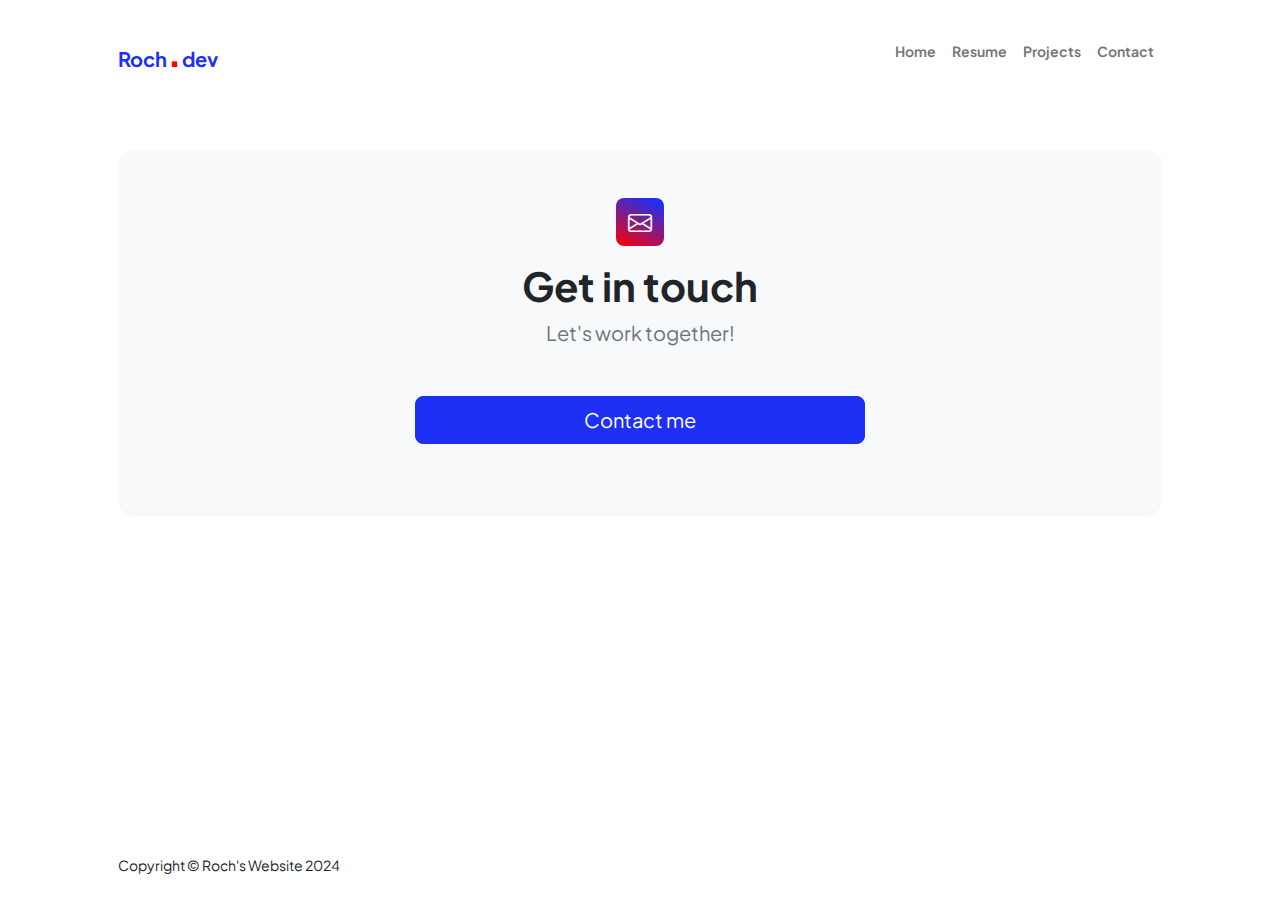
<file: contact.html>
<!DOCTYPE html>
<html lang="en">
    <head>
        <meta charset="utf-8" />
        <meta name="viewport" content="width=device-width, initial-scale=1, shrink-to-fit=no" />
        <meta name="description" content />
        <meta name="author" content />
        <title>Roch Portfolio - Contact</title>
        <!-- Favicon-->
        <link rel="icon" type="image/x-icon" href="assets/favicon.png" />
        <!-- Custom Google font-->
        <link rel="preconnect" href="https://fonts.googleapis.com" />
        <link rel="preconnect" href="https://fonts.gstatic.com" crossorigin />
        <link href="https://fonts.googleapis.com/css2?family=Plus+Jakarta+Sans:wght@100;200;300;400;500;600;700;800;900&amp;display=swap" rel="stylesheet" />
        <!-- Bootstrap icons-->
        <link href="https://cdn.jsdelivr.net/npm/bootstrap-icons@1.8.1/font/bootstrap-icons.css" rel="stylesheet" />
        <!-- Core theme CSS (includes Bootstrap)-->
        <link href="css/styles.css" rel="stylesheet" />
    </head>
    <body class="d-flex flex-column">
        <main class="flex-shrink-0">
            <!-- Navigation-->
            <nav class="navbar navbar-expand-lg navbar-light bg-white py-3">
                <div class="container px-5">
                    <a class="navbar-brand" href="index.html"><span class="fw-bolder text-primary">Roch<span
                        style="font-size: 40px; color: red;">.</span>dev</span></a>
                    <button class="navbar-toggler" type="button" data-bs-toggle="collapse" data-bs-target="#navbarSupportedContent" aria-controls="navbarSupportedContent" aria-expanded="false" aria-label="Toggle navigation"><span class="navbar-toggler-icon"></span></button>
                    <div class="collapse navbar-collapse" id="navbarSupportedContent">
                        <ul class="navbar-nav ms-auto mb-2 mb-lg-0 small fw-bolder">
                            <li class="nav-item"><a class="nav-link" href="index.html">Home</a></li>
                            <li class="nav-item"><a class="nav-link" href="resume.html">Resume</a></li>
                            <li class="nav-item"><a class="nav-link" href="projects.html">Projects</a></li>
                            <li class="nav-item"><a class="nav-link" href="contact.html">Contact</a></li>
                        </ul>
                    </div>
                </div>
            </nav>
            <!-- Page content-->
            <section class="py-5">
                <div class="container px-5">
                    <!-- Contact form-->
                    <div class="bg-light rounded-4 py-5 px-4 px-md-5">
                        <div class="text-center mb-5">
                            <div class="feature bg-primary bg-gradient-primary-to-secondary text-white rounded-3 mb-3"><i class="bi bi-envelope"></i></div>
                            <h1 class="fw-bolder">Get in touch</h1>
                            <p class="lead fw-normal text-muted mb-0">Let's work together!</p>
                        </div>
                        <div class="row gx-5 justify-content-center">
                            <div class="col-lg-8 col-xl-6">
                                <!-- <form id="contactForm" data-sb-form-api-token="API_TOKEN"> -->
                                    <!-- Name input-->
                                    <!-- <div class="form-floating mb-3">
                                        <input class="form-control" id="name" type="text" placeholder="Enter your name..." data-sb-validations="required" />
                                        <label for="name">Full name</label>
                                        <div class="invalid-feedback" data-sb-feedback="name:required">A name is required.</div>
                                    </div> -->
                                    <!-- Email address input-->
                                    <!-- <div class="form-floating mb-3">
                                        <input class="form-control" id="email" type="email" placeholder="name@example.com" data-sb-validations="required,email" />
                                        <label for="email">Email address</label>
                                        <div class="invalid-feedback" data-sb-feedback="email:required">An email is required.</div>
                                        <div class="invalid-feedback" data-sb-feedback="email:email">Email is not valid.</div>
                                    </div> -->
                                    <!-- Phone number input-->
                                    <!-- <div class="form-floating mb-3">
                                        <input class="form-control" id="phone" type="tel" placeholder="(123) 456-7890" data-sb-validations="required" />
                                        <label for="phone">Phone number</label>
                                        <div class="invalid-feedback" data-sb-feedback="phone:required">A phone number is required.</div>
                                    </div> -->
                                    <!-- Message input-->
                                    <!-- <div class="form-floating mb-3">
                                        <textarea class="form-control" id="message" type="text" placeholder="Enter your message here..." style="height: 10rem" data-sb-validations="required"></textarea>
                                        <label for="message">Message</label>
                                        <div class="invalid-feedback" data-sb-feedback="message:required">A message is required.</div>
                                    </div> -->
                                    <!-- <div class="d-grid"><button class="btn btn-primary btn-lg disabled" id="submitButton" type="submit">Submit</button></div>
                                </form> -->
                                <form id="contactForm" action="mailto:rochapetoh@hotmail.com?subject=Contacting you from your PORTFOLIO&amp;body=Hello ROCH," method="post">
                                    <!-- <input class="clickhere" type="submit" value="Contact me!"> -->
                                    <div class="d-grid"><input class="btn btn-primary btn-lg" id="submitButton" type="submit" value="Contact me"></div> <br>  
                                </form>
                            </div>
                        </div>
                    </div>
                </div>
            </section>
        </main>
        <!-- Footer-->
        <footer class="bg-white py-4 mt-auto">
            <div class="container px-5">
                <div class="row align-items-center justify-content-between flex-column flex-sm-row">
                    <div class="col-auto"><div class="small m-0">Copyright &copy; Roch's Website 2024</div></div>
                </div>
            </div>
        </footer>
        <!-- Bootstrap core JS-->
        <script src="https://cdn.jsdelivr.net/npm/bootstrap@5.2.3/dist/js/bootstrap.bundle.min.js"></script>
        <!-- Core theme JS-->
        <script src="js/scripts.js"></script>
        
    </body>
</html>
</file>
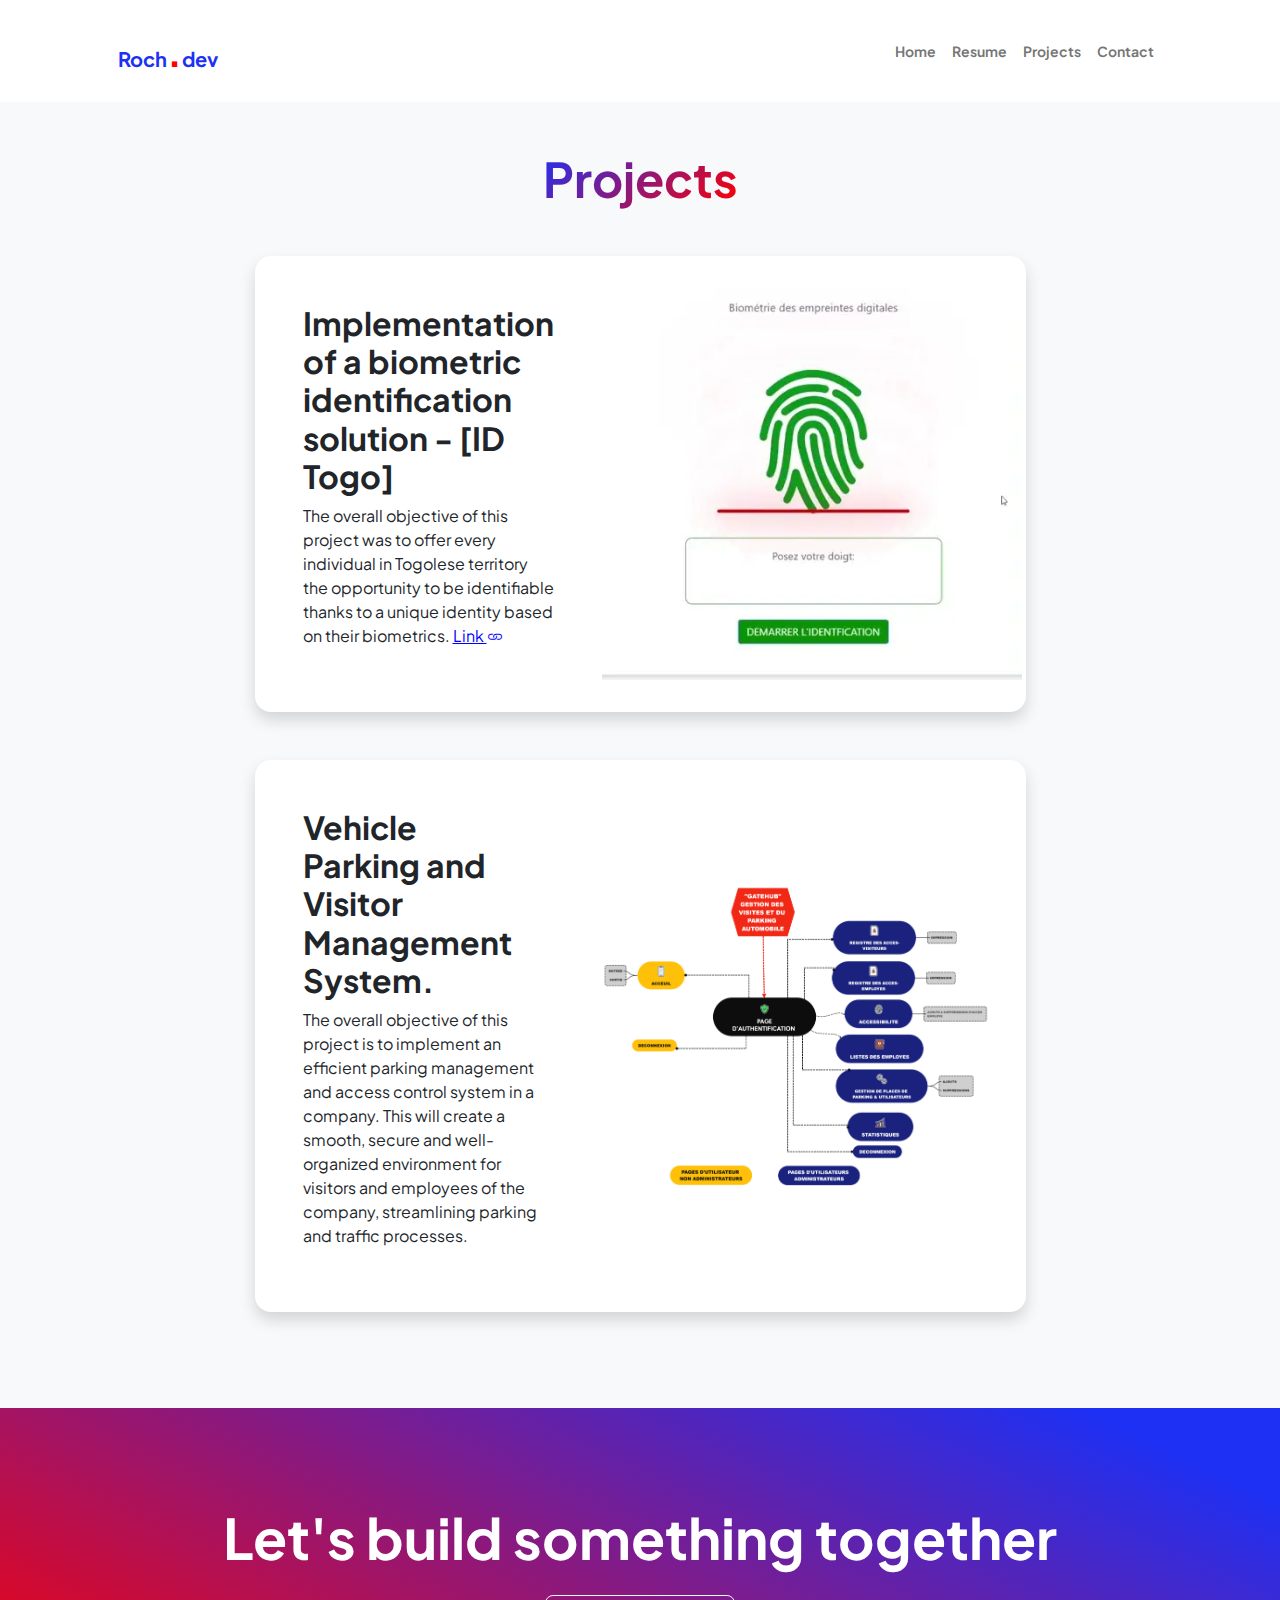
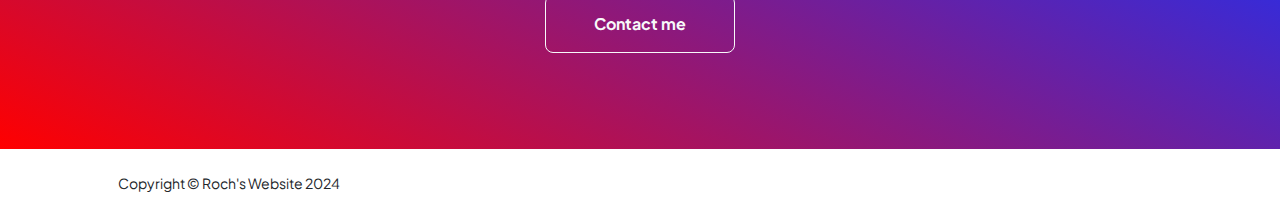
<file: projects.html>
<!DOCTYPE html>
<html lang="en">
    <head>
        <meta charset="utf-8" />
        <meta name="viewport" content="width=device-width, initial-scale=1, shrink-to-fit=no" />
        <meta name="description" content="" />
        <meta name="author" content="" />
        <title>Roch Portfolio - Latest Projects</title>
        <!-- Favicon-->
        <link rel="icon" type="image/x-icon" href="assets/favicon.png" />
        <!-- Custom Google font-->
        <link rel="preconnect" href="https://fonts.googleapis.com" />
        <link rel="preconnect" href="https://fonts.gstatic.com" crossorigin />
        <link href="https://fonts.googleapis.com/css2?family=Plus+Jakarta+Sans:wght@100;200;300;400;500;600;700;800;900&amp;display=swap" rel="stylesheet" />
        <!-- Bootstrap icons-->
        <link href="https://cdn.jsdelivr.net/npm/bootstrap-icons@1.8.1/font/bootstrap-icons.css" rel="stylesheet" />
        <!-- Core theme CSS (includes Bootstrap)-->
        <link href="css/styles.css" rel="stylesheet" />
    </head>
    <body class="d-flex flex-column h-100 bg-light">
        <main class="flex-shrink-0">
            <!-- Navigation-->
            <nav class="navbar navbar-expand-lg navbar-light bg-white py-3">
                <div class="container px-5">
                    <a class="navbar-brand" href="index.html"><span class="fw-bolder text-primary">Roch<span
                        style="font-size: 40px; color: red;">.</span>dev</span></a>
                    <button class="navbar-toggler" type="button" data-bs-toggle="collapse" data-bs-target="#navbarSupportedContent" aria-controls="navbarSupportedContent" aria-expanded="false" aria-label="Toggle navigation"><span class="navbar-toggler-icon"></span></button>
                    <div class="collapse navbar-collapse" id="navbarSupportedContent">
                        <ul class="navbar-nav ms-auto mb-2 mb-lg-0 small fw-bolder">
                            <li class="nav-item"><a class="nav-link" href="index.html">Home</a></li>
                            <li class="nav-item"><a class="nav-link" href="resume.html">Resume</a></li>
                            <li class="nav-item"><a class="nav-link" href="projects.html">Projects</a></li>
                            <li class="nav-item"><a class="nav-link" href="contact.html">Contact</a></li>
                        </ul>
                    </div>
                </div>
            </nav>
            <!-- Projects Section-->
            <section class="py-5">
                <div class="container px-5 mb-5">
                    <div class="text-center mb-5">
                        <h1 class="display-5 fw-bolder mb-0"><span class="text-gradient d-inline">Projects</span></h1>
                    </div>
                    <div class="row gx-5 justify-content-center">
                        <div class="col-lg-11 col-xl-9 col-xxl-8">
                            <!-- Project Card 1-->
                            <div class="card overflow-hidden shadow rounded-4 border-0 mb-5">
                                <div class="card-body p-0">
                                    <div id="projectDiv" class="d-flex align-items-center" >
                                        <div class="p-5">
                                            <h2 class="fw-bolder">Implementation of a biometric identification solution - [ID Togo]</h2>
                                            <p>The overall objective of this project was to offer every individual in Togolese territory the opportunity to be identifiable thanks to a unique identity based on their biometrics. <a href="https://github.com/rapetoh/Mise-en-place-d-une-solution-d-identification-biom-trique" style="color: blue;"> Link <i class="bi bi-link" style="color: blue;"></i></a></p>
                                        </div>
                                        <img class="img-fluid"  style="width:420px; margin-top: 30px; margin-bottom: 30px; margin-right: 20px;" src="assets/Demo ID-TOGO.webp" alt="..." />
                                    </div>
                                </div>
                            </div>
                            <!-- Project Card 2-->
                            <div class="card overflow-hidden shadow rounded-4 border-0">
                                <div class="card-body p-0">
                                    <div id="projectDiv" class="d-flex align-items-center">
                                        <div class="p-5">
                                            <h2 class="fw-bolder">Vehicle Parking and Visitor Management System.</h2>
                                            <p>The overall objective of this project is to implement an efficient parking management and access control system in a company. This will create a smooth, secure and well-organized environment for visitors and employees of the company, streamlining parking and traffic processes.</p>
                                        </div>
                                        <img style="width:420px; margin-top: 30px; margin-bottom: 30px; margin-right: 20px;" class="img-fluid" src="assets/project2.png" alt="..." />
                                    </div>
                                </div>
                            </div>
                        </div>
                    </div>
                </div>
            </section>
            <!-- Call to action section-->
            <section class="py-5 bg-gradient-primary-to-secondary text-white">
                <div class="container px-5 my-5">
                    <div class="text-center">
                        <h2 class="display-4 fw-bolder mb-4">Let's build something together</h2>
                        <a class="btn btn-outline-light btn-lg px-5 py-3 fs-6 fw-bolder" href="contact.html">Contact me</a>
                    </div>
                </div>
            </section>
        </main>
        <!-- Footer-->
        <footer class="bg-white py-4 mt-auto">
            <div class="container px-5">
                <div class="row align-items-center justify-content-between flex-column flex-sm-row">
                    <div class="col-auto"><div class="small m-0">Copyright &copy; Roch's Website 2024</div></div>
                </div>
            </div>
        </footer>
        <!-- Bootstrap core JS-->
        <script src="https://cdn.jsdelivr.net/npm/bootstrap@5.2.3/dist/js/bootstrap.bundle.min.js"></script>
        <!-- Core theme JS-->
        <script src="js/scripts.js"></script>
    </body>
</html>
</file>
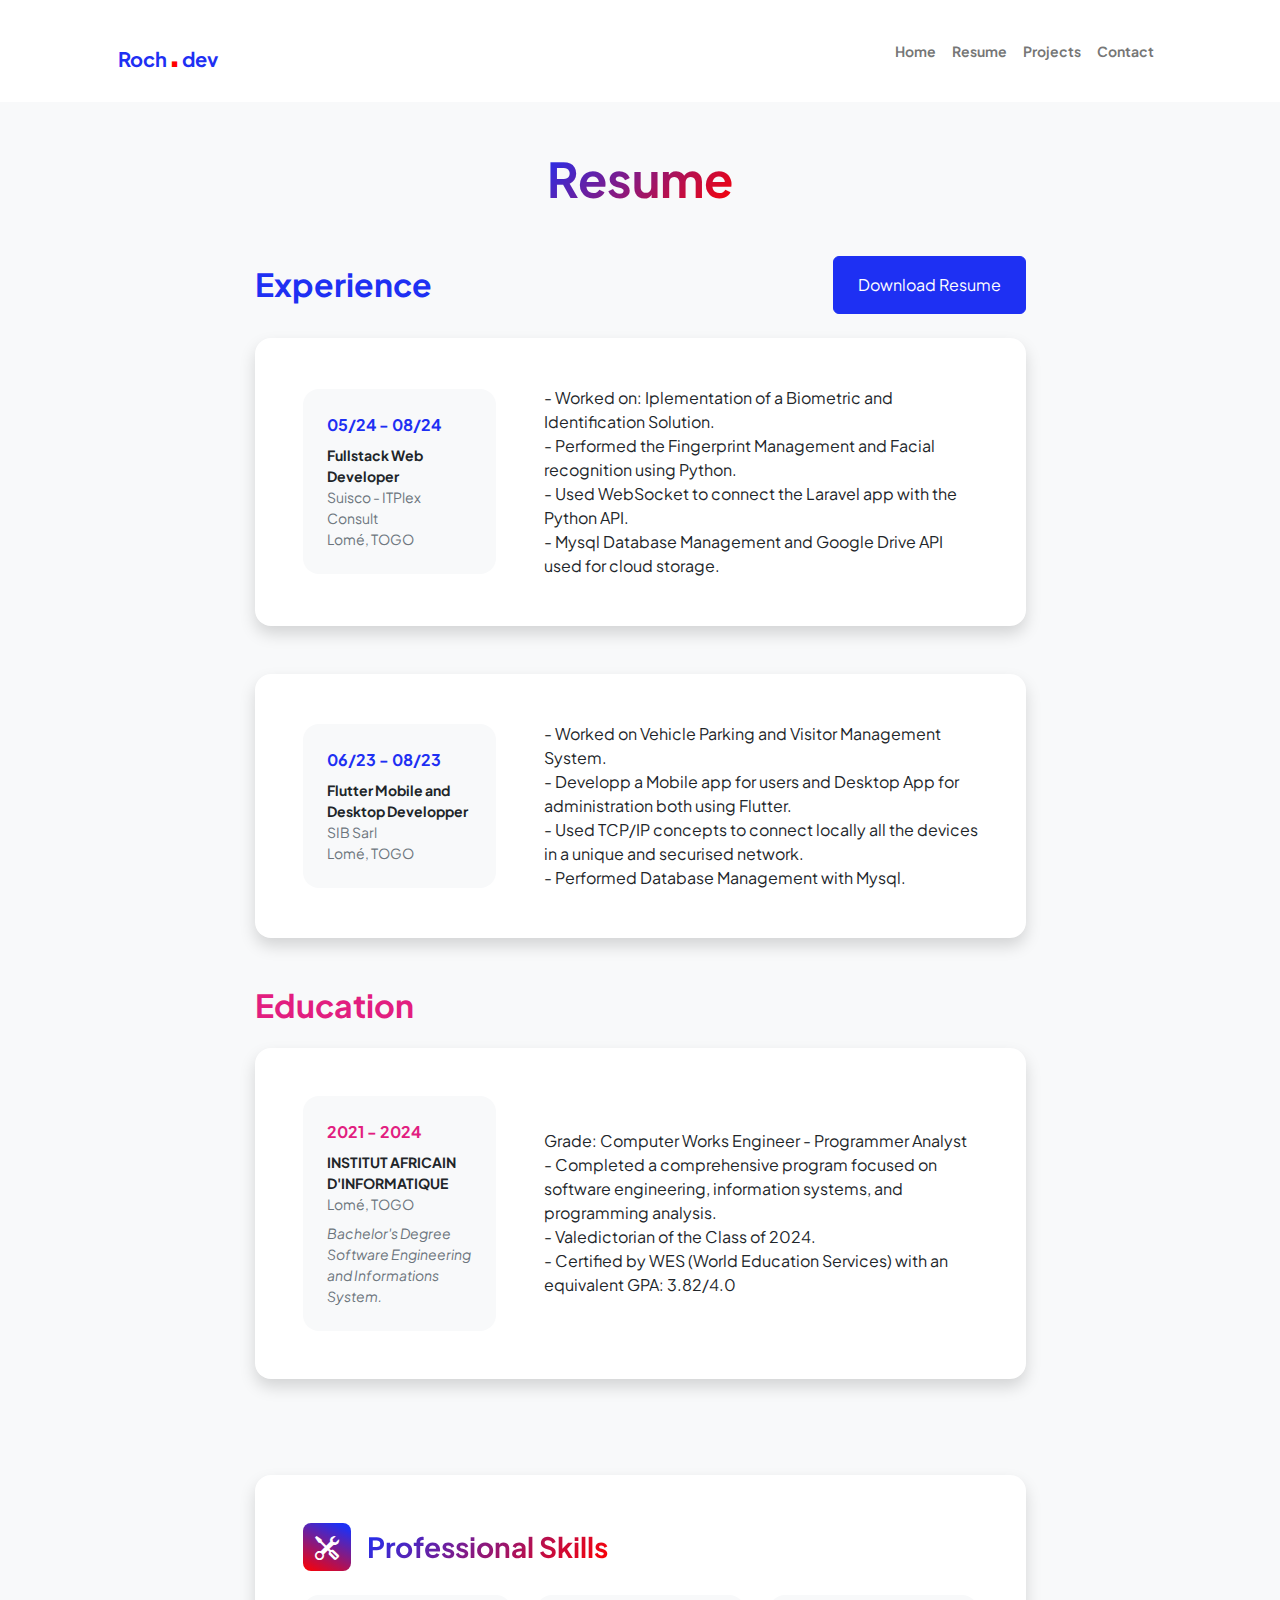
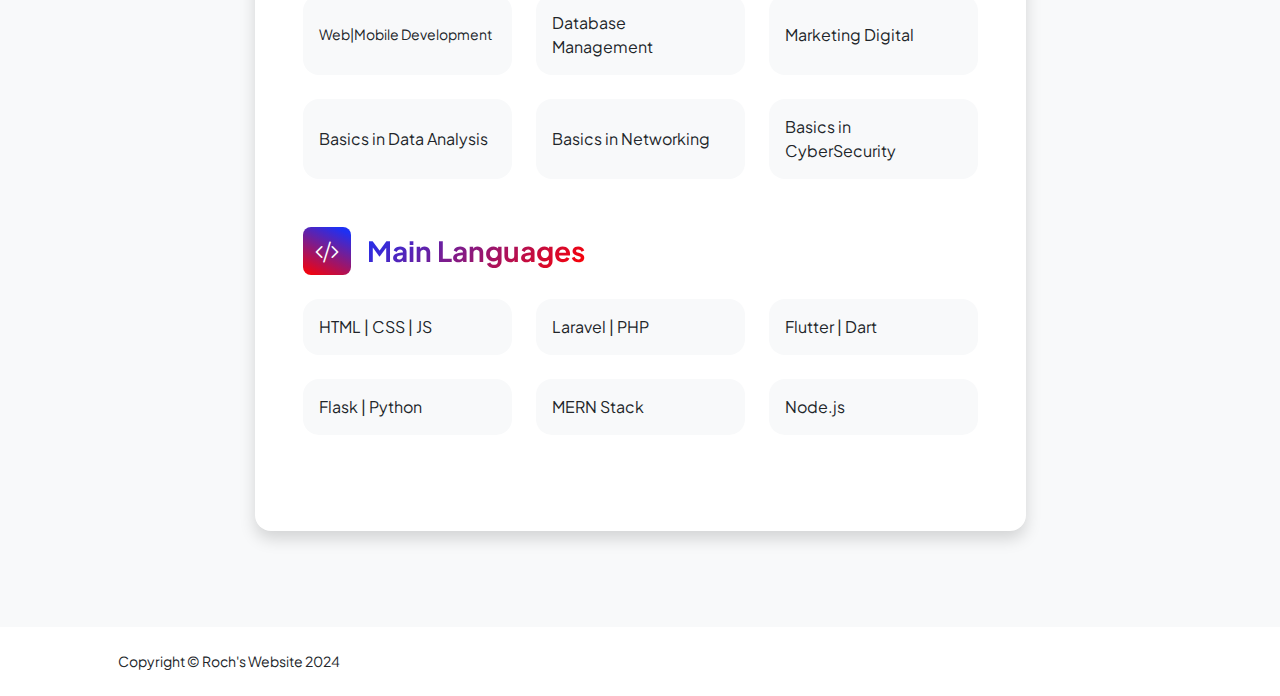
<file: resume.html>
<!DOCTYPE html>
<html lang="en">

<head>
    <meta charset="utf-8" />
    <meta name="viewport" content="width=device-width, initial-scale=1, shrink-to-fit=no" />
    <meta name="description" content="" />
    <meta name="author" content="" />
    <title>Roch Portfolio - Resume</title>
    <!-- Favicon-->
    <link rel="icon" type="image/x-icon" href="assets/favicon.png" />
    <!-- Custom Google font-->
    <link rel="preconnect" href="https://fonts.googleapis.com" />
    <link rel="preconnect" href="https://fonts.gstatic.com" crossorigin />
    <link
        href="https://fonts.googleapis.com/css2?family=Plus+Jakarta+Sans:wght@100;200;300;400;500;600;700;800;900&amp;display=swap"
        rel="stylesheet" />
    <!-- Bootstrap icons-->
    <link href="https://cdn.jsdelivr.net/npm/bootstrap-icons@1.8.1/font/bootstrap-icons.css" rel="stylesheet" />
    <!-- Core theme CSS (includes Bootstrap)-->
    <link href="css/styles.css" rel="stylesheet" />
</head>

<body class="d-flex flex-column h-100 bg-light">
    <main class="flex-shrink-0">
        <!-- Navigation-->
        <nav class="navbar navbar-expand-lg navbar-light bg-white py-3">
            <div class="container px-5">
                <a class="navbar-brand" href="index.html"><span class="fw-bolder text-primary">Roch<span
                            style="font-size: 40px; color: red;">.</span>dev</span></a>
                <button class="navbar-toggler" type="button" data-bs-toggle="collapse"
                    data-bs-target="#navbarSupportedContent" aria-controls="navbarSupportedContent"
                    aria-expanded="false" aria-label="Toggle navigation"><span
                        class="navbar-toggler-icon"></span></button>
                <div class="collapse navbar-collapse" id="navbarSupportedContent">
                    <ul class="navbar-nav ms-auto mb-2 mb-lg-0 small fw-bolder">
                        <li class="nav-item"><a class="nav-link" href="index.html">Home</a></li>
                        <li class="nav-item"><a class="nav-link" href="resume.html">Resume</a></li>
                        <li class="nav-item"><a class="nav-link" href="projects.html">Projects</a></li>
                        <li class="nav-item"><a class="nav-link" href="contact.html">Contact</a></li>
                    </ul>
                </div>
            </div>
        </nav>
        <!-- Page Content-->
        <div class="container px-5 my-5">
            <div class="text-center mb-5">
                <h1 class="display-5 fw-bolder mb-0"><span class="text-gradient d-inline">Resume</span></h1>
            </div>
            <div class="row gx-5 justify-content-center">
                <div class="col-lg-11 col-xl-9 col-xxl-8">
                    <!-- Experience Section-->
                    <section>
                        <div class="d-flex align-items-center justify-content-between mb-4">
                            <h2 class="text-primary fw-bolder mb-0">Experience</h2>
                            <!-- Download resume button-->
                            <!-- Note: Set the link href target to a PDF file within your project-->
                            <button class="btn btn-primary px-4 py-3" href="#!"
                                onclick="window.open('assets/Resume APETOH D. ROCH.pdf', '_blank')">
                                Download Resume
                            </button>
                        </div>
                        <!-- Experience Card 1-->
                        <div class="card shadow border-0 rounded-4 mb-5">
                            <div class="card-body p-5">
                                <div class="row align-items-center gx-5">
                                    <div class="col text-center text-lg-start mb-4 mb-lg-0">
                                        <div class="bg-light p-4 rounded-4">
                                            <div class="text-primary fw-bolder mb-2">05/24 - 08/24</div>
                                            <div class="small fw-bolder">Fullstack Web Developer</div>
                                            <div class="small text-muted">Suisco - ITPlex Consult</div>
                                            <div class="small text-muted">Lomé, TOGO</div>
                                        </div>
                                    </div>
                                    <div class="col-lg-8">
                                        <div>
                                            - Worked on: Iplementation of a Biometric and Identification Solution. <br>
                                            - Performed the Fingerprint Management and Facial recognition using Python.
                                            <br>
                                            - Used WebSocket to connect the Laravel app with the Python API. <br>
                                            - Mysql Database Management and Google Drive API used for cloud storage.
                                        </div>
                                    </div>
                                </div>
                            </div>
                        </div>
                        <!-- Experience Card 2-->
                        <div class="card shadow border-0 rounded-4 mb-5">
                            <div class="card-body p-5">
                                <div class="row align-items-center gx-5">
                                    <div class="col text-center text-lg-start mb-4 mb-lg-0">
                                        <div class="bg-light p-4 rounded-4">
                                            <div class="text-primary fw-bolder mb-2">06/23 - 08/23</div>
                                            <div class="small fw-bolder">Flutter Mobile and Desktop Developper</div>
                                            <div class="small text-muted">SIB Sarl</div>
                                            <div class="small text-muted">Lomé, TOGO</div>
                                        </div>
                                    </div>
                                    <div class="col-lg-8">
                                        <div>
                                            - Worked on Vehicle Parking and Visitor Management System.<br>
                                            - Developp a Mobile app for users and Desktop App for administration both
                                            using Flutter.<br>
                                            - Used TCP/IP concepts to connect locally all the devices in a unique and
                                            securised network.<br>
                                            - Performed Database Management with Mysql.<br>
                                        </div>
                                    </div>
                                </div>
                            </div>
                        </div>
                    </section>
                    <!-- Education Section-->
                    <section>
                        <h2 class="text-secondary fw-bolder mb-4">Education</h2>
                        <!-- Education Card 1-->
                        <div class="card shadow border-0 rounded-4 mb-5">
                            <div class="card-body p-5">
                                <div class="row align-items-center gx-5">
                                    <div class="col text-center text-lg-start mb-4 mb-lg-0">
                                        <div class="bg-light p-4 rounded-4">
                                            <div class="text-secondary fw-bolder mb-2">2021 - 2024</div>
                                            <div class="mb-2">
                                                <div class="small fw-bolder">INSTITUT AFRICAIN D'INFORMATIQUE</div>
                                                <div class="small text-muted">Lomé, TOGO</div>
                                            </div>
                                            <div class="fst-italic">
                                                <div class="small text-muted">Bachelor's Degree</div>
                                                <div class="small text-muted">Software Engineering and Informations
                                                    System.</div>
                                            </div>
                                        </div>
                                    </div>
                                    <div class="col-lg-8">
                                        <div>
                                            Grade: Computer Works Engineer - Programmer Analyst<br>
                                            - Completed a comprehensive program focused on software engineering,
                                            information systems, and programming analysis.<br>
                                            - Valedictorian of the Class of 2024.<br>
                                            - Certified by WES (World Education Services) with an equivalent GPA:
                                            3.82/4.0
                                        </div>
                                    </div>
                                </div>
                            </div>
                        </div>
                        <!-- Education Card 2-->
                        <!--                             <div class="card shadow border-0 rounded-4 mb-5">
                                <div class="card-body p-5">
                                    <div class="row align-items-center gx-5">
                                        <div class="col text-center text-lg-start mb-4 mb-lg-0">
                                            <div class="bg-light p-4 rounded-4">
                                                <div class="text-secondary fw-bolder mb-2">2011 - 2015</div>
                                                <div class="mb-2">
                                                    <div class="small fw-bolder">ULA</div>
                                                    <div class="small text-muted">Los Angeles, CA</div>
                                                </div>
                                                <div class="fst-italic">
                                                    <div class="small text-muted">Undergraduate</div>
                                                    <div class="small text-muted">Computer Science</div>
                                                </div>
                                            </div>
                                        </div>
                                        <div class="col-lg-8"><div>Lorem ipsum dolor sit amet consectetur adipisicing elit. Delectus laudantium, voluptatem quis repellendus eaque sit animi illo ipsam amet officiis corporis sed aliquam non voluptate corrupti excepturi maxime porro fuga.</div></div>
                                    </div>
                                </div>
                            </div> -->
                    </section>

                    <!-- Divider-->
                    <div class="pb-5"></div>
                    <!-- Skills Section-->
                    <section>
                        <!-- Skillset Card-->
                        <div class="card shadow border-0 rounded-4 mb-5">
                            <div class="card-body p-5">
                                <!-- Professional skills list-->
                                <div class="mb-5">
                                    <div class="d-flex align-items-center mb-4">
                                        <div
                                            class="feature bg-primary bg-gradient-primary-to-secondary text-white rounded-3 me-3">
                                            <i class="bi bi-tools"></i></div>
                                        <h3 class="fw-bolder mb-0"><span class="text-gradient d-inline">Professional
                                                Skills</span></h3>
                                    </div>
                                    <div class="row row-cols-1 row-cols-md-3 mb-4">
                                        <div class="col">
                                            <div class="d-flex align-items-center bg-light rounded-4 p-3 h-100"
                                                style="font-size: 14px;">Web|Mobile Development</div>
                                        </div>
                                        <div class="col mb-4 mb-md-0">
                                            <div class="d-flex align-items-center bg-light rounded-4 p-3 h-100">Database
                                                Management</div>
                                        </div>
                                        <div class="col mb-4 mb-md-0">
                                            <div class="d-flex align-items-center bg-light rounded-4 p-3 h-100">
                                                Marketing Digital</div>
                                        </div>
                                    </div>
                                    <div class="row row-cols-1 row-cols-md-3">
                                        <div class="col">
                                            <div class="d-flex align-items-center bg-light rounded-4 p-3 h-100">Basics
                                                in Data Analysis</div>
                                        </div>
                                        <div class="col mb-4 mb-md-0">
                                            <div class="d-flex align-items-center bg-light rounded-4 p-3 h-100">Basics
                                                in Networking</div>
                                        </div>
                                        <div class="col mb-4 mb-md-0">
                                            <div class="d-flex align-items-center bg-light rounded-4 p-3 h-100">Basics
                                                in CyberSecurity</div>
                                        </div>
                                    </div>
                                </div>
                                <!-- Languages list-->
                                <div class="mb-5">
                                    <div class="d-flex align-items-center mb-4">
                                        <div
                                            class="feature bg-primary bg-gradient-primary-to-secondary text-white rounded-3 me-3">
                                            <i class="bi bi-code-slash"></i></div>
                                        <h3 class="fw-bolder mb-0"><span class="text-gradient d-inline"> Main
                                                Languages</span></h3>
                                    </div>
                                    <div class="row row-cols-1 row-cols-md-3 mb-4">
                                        <div class="col mb-4 mb-md-0">
                                            <div class="d-flex align-items-center bg-light rounded-4 p-3 h-100">HTML |
                                                CSS | JS</div>
                                        </div>
                                        <div class="col mb-4 mb-md-0">
                                            <div class="d-flex align-items-center bg-light rounded-4 p-3 h-100">Laravel
                                                | PHP</div>
                                        </div>
                                        <div class="col">
                                            <div class="d-flex align-items-center bg-light rounded-4 p-3 h-100">Flutter
                                                | Dart</div>
                                        </div>
                                    </div>
                                    <div class="row row-cols-1 row-cols-md-3">
                                        <div class="col mb-4 mb-md-0">
                                            <div class="d-flex align-items-center bg-light rounded-4 p-3 h-100">Flask |
                                                Python</div>
                                        </div>
                                        <div class="col mb-4 mb-md-0">
                                            <div class="d-flex align-items-center bg-light rounded-4 p-3 h-100">MERN
                                                Stack</div>
                                        </div>
                                        <div class="col">
                                            <div class="d-flex align-items-center bg-light rounded-4 p-3 h-100">Node.js
                                            </div>
                                        </div>
                                    </div>
                                </div>
                                <!-- Tools used -->
                                <!--                                     <div class="mb-0">
                                        <div class="d-flex align-items-center mb-4">
                                            <div class="feature bg-primary bg-gradient-primary-to-secondary text-white rounded-3 me-3"><i class="bi bi-tools"></i></div>
                                            <h3 class="fw-bolder mb-0"><span class="text-gradient d-inline">Tools used</span></h3>
                                        </div>
                                        <div class="row row-cols-1 row-cols-md-3 mb-4">
                                            <div class="col mb-4 mb-md-0"><div class="d-flex align-items-center bg-light rounded-4 p-3 h-100">HTML | CSS | JS</div></div>
                                            <div class="col mb-4 mb-md-0"><div class="d-flex align-items-center bg-light rounded-4 p-3 h-100">Laravel | PHP</div></div>
                                            <div class="col"><div class="d-flex align-items-center bg-light rounded-4 p-3 h-100">Flutter | Dart</div></div>
                                        </div>
                                        <div class="row row-cols-1 row-cols-md-3">
                                            <div class="col mb-4 mb-md-0"><div class="d-flex align-items-center bg-light rounded-4 p-3 h-100">Flask | Python</div></div>
                                            <div class="col mb-4 mb-md-0"><div class="d-flex align-items-center bg-light rounded-4 p-3 h-100">MERN Stack</div></div>
                                            <div class="col"><div class="d-flex align-items-center bg-light rounded-4 p-3 h-100">Node.js</div></div>
                                        </div>
                                    </div> -->
                            </div>
                        </div>
                    </section>
                </div>
            </div>
        </div>
    </main>
    <!-- Footer-->
    <footer class="bg-white py-4 mt-auto">
        <div class="container px-5">
            <div class="row align-items-center justify-content-between flex-column flex-sm-row">
                <div class="col-auto">
                    <div class="small m-0">Copyright &copy; Roch's Website 2024</div>
                </div>
                <!-- Core theme JS-->
                <script src="js/scripts.js"></script>
</body>

</html>
</file>
<file: css/styles.css>
@charset "UTF-8";

.profile-img {
  height: auto;
}

@media (max-width: 600px) {
  #projectDiv {
    flex-direction: column;
    text-align: center;
  }
}

@media (min-width: 600px) {
  .profile-img {
    height: 500px;
  }
}


.reveal {
  opacity: 0;              /* Hidden by default */
  transform: translateY(20px); /* Slightly pushed down */
  transition: opacity 0.6s ease, transform 0.6s ease;
}

.reveal.active {
  opacity: 1;              /* Fully visible */
  transform: translateY(0); /* Move to original position */
}


:root {
  --bs-blue: #1e30f3;
  --bs-indigo: #6610f2;
  --bs-purple: #6f42c1;
  --bs-pink: #e21e80;
  --bs-red: #dc3545;
  --bs-orange: #fd7e14;
  --bs-yellow: #ffc107;
  --bs-green: #198754;
  --bs-teal: #20c997;
  --bs-cyan: #0dcaf0;
  --bs-black: #000;
  --bs-white: #fff;
  --bs-gray: #6c757d;
  --bs-gray-dark: #343a40;
  --bs-gray-100: #f8f9fa;
  --bs-gray-200: #e9ecef;
  --bs-gray-300: #dee2e6;
  --bs-gray-400: #ced4da;
  --bs-gray-500: #adb5bd;
  --bs-gray-600: #6c757d;
  --bs-gray-700: #495057;
  --bs-gray-800: #343a40;
  --bs-gray-900: #212529;
  --bs-primary: #1e30f3;
  --bs-secondary: #e21e80;
  --bs-success: #198754;
  --bs-info: #0dcaf0;
  --bs-warning: #ffc107;
  --bs-danger: #dc3545;
  --bs-light: #f8f9fa;
  --bs-dark: #212529;
  --bs-primary-rgb: 30, 48, 243;
  --bs-secondary-rgb: 226, 30, 128;
  --bs-success-rgb: 25, 135, 84;
  --bs-info-rgb: 13, 202, 240;
  --bs-warning-rgb: 255, 193, 7;
  --bs-danger-rgb: 220, 53, 69;
  --bs-light-rgb: 248, 249, 250;
  --bs-dark-rgb: 33, 37, 41;
  --bs-white-rgb: 255, 255, 255;
  --bs-black-rgb: 0, 0, 0;
  --bs-body-color-rgb: 33, 37, 41;
  --bs-body-bg-rgb: 255, 255, 255;
  --bs-font-sans-serif: "Plus Jakarta Sans";
  --bs-font-monospace: SFMono-Regular, Menlo, Monaco, Consolas, "Liberation Mono", "Courier New", monospace;
  --bs-gradient: linear-gradient(180deg, rgba(255, 255, 255, 0.15), rgba(255, 255, 255, 0));
  --bs-body-font-family: var(--bs-font-sans-serif);
  --bs-body-font-size: 1rem;
  --bs-body-font-weight: 400;
  --bs-body-line-height: 1.5;
  --bs-body-color: #212529;
  --bs-body-bg: #fff;
  --bs-border-width: 1px;
  --bs-border-style: solid;
  --bs-border-color: #dee2e6;
  --bs-border-color-translucent: rgba(0, 0, 0, 0.175);
  --bs-border-radius: 0.375rem;
  --bs-border-radius-sm: 0.25rem;
  --bs-border-radius-lg: 0.5rem;
  --bs-border-radius-xl: 1rem;
  --bs-border-radius-2xl: 2rem;
  --bs-border-radius-pill: 50rem;
  --bs-link-color: #1e30f3;
  --bs-link-hover-color: #1826c2;
  --bs-code-color: #e21e80;
  --bs-highlight-bg: #fff3cd;
}

*,
*::before,
*::after {
  box-sizing: border-box;
}

@media (prefers-reduced-motion: no-preference) {
  :root {
    scroll-behavior: smooth;
  }
}

body {
  margin: 0;
  font-family: var(--bs-body-font-family);
  font-size: var(--bs-body-font-size);
  font-weight: var(--bs-body-font-weight);
  line-height: var(--bs-body-line-height);
  color: var(--bs-body-color);
  text-align: var(--bs-body-text-align);
  background-color: var(--bs-body-bg);
  -webkit-text-size-adjust: 100%;
  -webkit-tap-highlight-color: rgba(0, 0, 0, 0);
}

hr {
  margin: 1rem 0;
  color: inherit;
  border: 0;
  border-top: 1px solid;
  opacity: 0.25;
}

h6, .h6, h5, .h5, h4, .h4, h3, .h3, h2, .h2, h1, .h1 {
  margin-top: 0;
  margin-bottom: 0.5rem;
  font-weight: 500;
  line-height: 1.2;
}

h1, .h1 {
  font-size: calc(1.375rem + 1.5vw);
}
@media (min-width: 1200px) {
  h1, .h1 {
    font-size: 2.5rem;
  }
}

h2, .h2 {
  font-size: calc(1.325rem + 0.9vw);
}
@media (min-width: 1200px) {
  h2, .h2 {
    font-size: 2rem;
  }
}

h3, .h3 {
  font-size: calc(1.3rem + 0.6vw);
}
@media (min-width: 1200px) {
  h3, .h3 {
    font-size: 1.75rem;
  }
}

h4, .h4 {
  font-size: calc(1.275rem + 0.3vw);
}
@media (min-width: 1200px) {
  h4, .h4 {
    font-size: 1.5rem;
  }
}

h5, .h5 {
  font-size: 1.25rem;
}

h6, .h6 {
  font-size: 1rem;
}

p {
  margin-top: 0;
  margin-bottom: 1rem;
}

abbr[title] {
  -webkit-text-decoration: underline dotted;
          text-decoration: underline dotted;
  cursor: help;
  -webkit-text-decoration-skip-ink: none;
          text-decoration-skip-ink: none;
}

address {
  margin-bottom: 1rem;
  font-style: normal;
  line-height: inherit;
}

ol,
ul {
  padding-left: 2rem;
}

ol,
ul,
dl {
  margin-top: 0;
  margin-bottom: 1rem;
}

ol ol,
ul ul,
ol ul,
ul ol {
  margin-bottom: 0;
}

dt {
  font-weight: 700;
}

dd {
  margin-bottom: 0.5rem;
  margin-left: 0;
}

blockquote {
  margin: 0 0 1rem;
}

b,
strong {
  font-weight: bolder;
}

small, .small {
  font-size: 0.875em;
}

mark, .mark {
  padding: 0.1875em;
  background-color: var(--bs-highlight-bg);
}

sub,
sup {
  position: relative;
  font-size: 0.75em;
  line-height: 0;
  vertical-align: baseline;
}

sub {
  bottom: -0.25em;
}

sup {
  top: -0.5em;
}

a {
  color: var(--bs-link-color);
  text-decoration: underline;
}
a:hover {
  color: var(--bs-link-hover-color);
}

a:not([href]):not([class]), a:not([href]):not([class]):hover {
  color: inherit;
  text-decoration: none;
}

pre,
code,
kbd,
samp {
  font-family: var(--bs-font-monospace);
  font-size: 1em;
}

pre {
  display: block;
  margin-top: 0;
  margin-bottom: 1rem;
  overflow: auto;
  font-size: 0.875em;
}
pre code {
  font-size: inherit;
  color: inherit;
  word-break: normal;
}

code {
  font-size: 0.875em;
  color: var(--bs-code-color);
  word-wrap: break-word;
}
a > code {
  color: inherit;
}

kbd {
  padding: 0.1875rem 0.375rem;
  font-size: 0.875em;
  color: var(--bs-body-bg);
  background-color: var(--bs-body-color);
  border-radius: 0.25rem;
}
kbd kbd {
  padding: 0;
  font-size: 1em;
}

figure {
  margin: 0 0 1rem;
}

img,
svg {
  vertical-align: middle;
}

table {
  caption-side: bottom;
  border-collapse: collapse;
}

caption {
  padding-top: 0.5rem;
  padding-bottom: 0.5rem;
  color: #6c757d;
  text-align: left;
}

th {
  text-align: inherit;
  text-align: -webkit-match-parent;
}

thead,
tbody,
tfoot,
tr,
td,
th {
  border-color: inherit;
  border-style: solid;
  border-width: 0;
}

label {
  display: inline-block;
}

button {
  border-radius: 0;
}

button:focus:not(:focus-visible) {
  outline: 0;
}

input,
button,
select,
optgroup,
textarea {
  margin: 0;
  font-family: inherit;
  font-size: inherit;
  line-height: inherit;
}

button,
select {
  text-transform: none;
}

[role=button] {
  cursor: pointer;
}

select {
  word-wrap: normal;
}
select:disabled {
  opacity: 1;
}

[list]:not([type=date]):not([type=datetime-local]):not([type=month]):not([type=week]):not([type=time])::-webkit-calendar-picker-indicator {
  display: none !important;
}

button,
[type=button],
[type=reset],
[type=submit] {
  -webkit-appearance: button;
}
button:not(:disabled),
[type=button]:not(:disabled),
[type=reset]:not(:disabled),
[type=submit]:not(:disabled) {
  cursor: pointer;
}

::-moz-focus-inner {
  padding: 0;
  border-style: none;
}

textarea {
  resize: vertical;
}

fieldset {
  min-width: 0;
  padding: 0;
  margin: 0;
  border: 0;
}

legend {
  float: left;
  width: 100%;
  padding: 0;
  margin-bottom: 0.5rem;
  font-size: calc(1.275rem + 0.3vw);
  line-height: inherit;
}
@media (min-width: 1200px) {
  legend {
    font-size: 1.5rem;
  }
}
legend + * {
  clear: left;
}

::-webkit-datetime-edit-fields-wrapper,
::-webkit-datetime-edit-text,
::-webkit-datetime-edit-minute,
::-webkit-datetime-edit-hour-field,
::-webkit-datetime-edit-day-field,
::-webkit-datetime-edit-month-field,
::-webkit-datetime-edit-year-field {
  padding: 0;
}

::-webkit-inner-spin-button {
  height: auto;
}

[type=search] {
  outline-offset: -2px;
  -webkit-appearance: textfield;
}

/* rtl:raw:
[type="tel"],
[type="url"],
[type="email"],
[type="number"] {
  direction: ltr;
}
*/
::-webkit-search-decoration {
  -webkit-appearance: none;
}

::-webkit-color-swatch-wrapper {
  padding: 0;
}

::file-selector-button {
  font: inherit;
  -webkit-appearance: button;
}

output {
  display: inline-block;
}

iframe {
  border: 0;
}

summary {
  display: list-item;
  cursor: pointer;
}

progress {
  vertical-align: baseline;
}

[hidden] {
  display: none !important;
}

.lead {
  font-size: 1.25rem;
  font-weight: 300;
}

.display-1 {
  font-size: calc(1.625rem + 4.5vw);
  font-weight: 300;
  line-height: 1.2;
}
@media (min-width: 1200px) {
  .display-1 {
    font-size: 5rem;
  }
}

.display-2 {
  font-size: calc(1.575rem + 3.9vw);
  font-weight: 300;
  line-height: 1.2;
}
@media (min-width: 1200px) {
  .display-2 {
    font-size: 4.5rem;
  }
}

.display-3 {
  font-size: calc(1.525rem + 3.3vw);
  font-weight: 300;
  line-height: 1.2;
}
@media (min-width: 1200px) {
  .display-3 {
    font-size: 4rem;
  }
}

.display-4 {
  font-size: calc(1.475rem + 2.7vw);
  font-weight: 300;
  line-height: 1.2;
}
@media (min-width: 1200px) {
  .display-4 {
    font-size: 3.5rem;
  }
}

.display-5 {
  font-size: calc(1.425rem + 2.1vw);
  font-weight: 300;
  line-height: 1.2;
}
@media (min-width: 1200px) {
  .display-5 {
    font-size: 3rem;
  }
}

.display-6 {
  font-size: calc(1.375rem + 1.5vw);
  font-weight: 300;
  line-height: 1.2;
}
@media (min-width: 1200px) {
  .display-6 {
    font-size: 2.5rem;
  }
}

.list-unstyled {
  padding-left: 0;
  list-style: none;
}

.list-inline {
  padding-left: 0;
  list-style: none;
}

.list-inline-item {
  display: inline-block;
}
.list-inline-item:not(:last-child) {
  margin-right: 0.5rem;
}

.initialism {
  font-size: 0.875em;
  text-transform: uppercase;
}

.blockquote {
  margin-bottom: 1rem;
  font-size: 1.25rem;
}
.blockquote > :last-child {
  margin-bottom: 0;
}

.blockquote-footer {
  margin-top: -1rem;
  margin-bottom: 1rem;
  font-size: 0.875em;
  color: #6c757d;
}
.blockquote-footer::before {
  content: "— ";
}

.img-fluid {
  max-width: 100%;
  height: auto;
}

.img-thumbnail {
  padding: 0.25rem;
  background-color: #fff;
  border: 1px solid var(--bs-border-color);
  border-radius: 0.375rem;
  max-width: 100%;
  height: auto;
}

.figure {
  display: inline-block;
}

.figure-img {
  margin-bottom: 0.5rem;
  line-height: 1;
}

.figure-caption {
  font-size: 0.875em;
  color: #6c757d;
}

.container,
.container-fluid,
.container-xxl,
.container-xl,
.container-lg,
.container-md,
.container-sm {
  --bs-gutter-x: 1.5rem;
  --bs-gutter-y: 0;
  width: 100%;
  padding-right: calc(var(--bs-gutter-x) * 0.5);
  padding-left: calc(var(--bs-gutter-x) * 0.5);
  margin-right: auto;
  margin-left: auto;
}

@media (min-width: 576px) {
  .container-sm, .container {
    max-width: 540px;
  }
}
@media (min-width: 768px) {
  .container-md, .container-sm, .container {
    max-width: 720px;
  }
}
@media (min-width: 992px) {
  .container-lg, .container-md, .container-sm, .container {
    max-width: 960px;
  }
}
@media (min-width: 1200px) {
  .container-xl, .container-lg, .container-md, .container-sm, .container {
    max-width: 1140px;
  }
}
@media (min-width: 1400px) {
  .container-xxl, .container-xl, .container-lg, .container-md, .container-sm, .container {
    max-width: 1320px;
  }
}
.row {
  --bs-gutter-x: 1.5rem;
  --bs-gutter-y: 0;
  display: flex;
  flex-wrap: wrap;
  margin-top: calc(-1 * var(--bs-gutter-y));
  margin-right: calc(-0.5 * var(--bs-gutter-x));
  margin-left: calc(-0.5 * var(--bs-gutter-x));
}
.row > * {
  flex-shrink: 0;
  width: 100%;
  max-width: 100%;
  padding-right: calc(var(--bs-gutter-x) * 0.5);
  padding-left: calc(var(--bs-gutter-x) * 0.5);
  margin-top: var(--bs-gutter-y);
}

.col {
  flex: 1 0 0%;
}

.row-cols-auto > * {
  flex: 0 0 auto;
  width: auto;
}

.row-cols-1 > * {
  flex: 0 0 auto;
  width: 100%;
}

.row-cols-2 > * {
  flex: 0 0 auto;
  width: 50%;
}

.row-cols-3 > * {
  flex: 0 0 auto;
  width: 33.3333333333%;
}

.row-cols-4 > * {
  flex: 0 0 auto;
  width: 25%;
}

.row-cols-5 > * {
  flex: 0 0 auto;
  width: 20%;
}

.row-cols-6 > * {
  flex: 0 0 auto;
  width: 16.6666666667%;
}

.col-auto {
  flex: 0 0 auto;
  width: auto;
}

.col-1 {
  flex: 0 0 auto;
  width: 8.33333333%;
}

.col-2 {
  flex: 0 0 auto;
  width: 16.66666667%;
}

.col-3 {
  flex: 0 0 auto;
  width: 25%;
}

.col-4 {
  flex: 0 0 auto;
  width: 33.33333333%;
}

.col-5 {
  flex: 0 0 auto;
  width: 41.66666667%;
}

.col-6 {
  flex: 0 0 auto;
  width: 50%;
}

.col-7 {
  flex: 0 0 auto;
  width: 58.33333333%;
}

.col-8 {
  flex: 0 0 auto;
  width: 66.66666667%;
}

.col-9 {
  flex: 0 0 auto;
  width: 75%;
}

.col-10 {
  flex: 0 0 auto;
  width: 83.33333333%;
}

.col-11 {
  flex: 0 0 auto;
  width: 91.66666667%;
}

.col-12 {
  flex: 0 0 auto;
  width: 100%;
}

.offset-1 {
  margin-left: 8.33333333%;
}

.offset-2 {
  margin-left: 16.66666667%;
}

.offset-3 {
  margin-left: 25%;
}

.offset-4 {
  margin-left: 33.33333333%;
}

.offset-5 {
  margin-left: 41.66666667%;
}

.offset-6 {
  margin-left: 50%;
}

.offset-7 {
  margin-left: 58.33333333%;
}

.offset-8 {
  margin-left: 66.66666667%;
}

.offset-9 {
  margin-left: 75%;
}

.offset-10 {
  margin-left: 83.33333333%;
}

.offset-11 {
  margin-left: 91.66666667%;
}

.g-0,
.gx-0 {
  --bs-gutter-x: 0;
}

.g-0,
.gy-0 {
  --bs-gutter-y: 0;
}

.g-1,
.gx-1 {
  --bs-gutter-x: 0.25rem;
}

.g-1,
.gy-1 {
  --bs-gutter-y: 0.25rem;
}

.g-2,
.gx-2 {
  --bs-gutter-x: 0.5rem;
}

.g-2,
.gy-2 {
  --bs-gutter-y: 0.5rem;
}

.g-3,
.gx-3 {
  --bs-gutter-x: 1rem;
}

.g-3,
.gy-3 {
  --bs-gutter-y: 1rem;
}

.g-4,
.gx-4 {
  --bs-gutter-x: 1.5rem;
}

.g-4,
.gy-4 {
  --bs-gutter-y: 1.5rem;
}

.g-5,
.gx-5 {
  --bs-gutter-x: 3rem;
}

.g-5,
.gy-5 {
  --bs-gutter-y: 3rem;
}

@media (min-width: 576px) {
  .col-sm {
    flex: 1 0 0%;
  }
  .row-cols-sm-auto > * {
    flex: 0 0 auto;
    width: auto;
  }
  .row-cols-sm-1 > * {
    flex: 0 0 auto;
    width: 100%;
  }
  .row-cols-sm-2 > * {
    flex: 0 0 auto;
    width: 50%;
  }
  .row-cols-sm-3 > * {
    flex: 0 0 auto;
    width: 33.3333333333%;
  }
  .row-cols-sm-4 > * {
    flex: 0 0 auto;
    width: 25%;
  }
  .row-cols-sm-5 > * {
    flex: 0 0 auto;
    width: 20%;
  }
  .row-cols-sm-6 > * {
    flex: 0 0 auto;
    width: 16.6666666667%;
  }
  .col-sm-auto {
    flex: 0 0 auto;
    width: auto;
  }
  .col-sm-1 {
    flex: 0 0 auto;
    width: 8.33333333%;
  }
  .col-sm-2 {
    flex: 0 0 auto;
    width: 16.66666667%;
  }
  .col-sm-3 {
    flex: 0 0 auto;
    width: 25%;
  }
  .col-sm-4 {
    flex: 0 0 auto;
    width: 33.33333333%;
  }
  .col-sm-5 {
    flex: 0 0 auto;
    width: 41.66666667%;
  }
  .col-sm-6 {
    flex: 0 0 auto;
    width: 50%;
  }
  .col-sm-7 {
    flex: 0 0 auto;
    width: 58.33333333%;
  }
  .col-sm-8 {
    flex: 0 0 auto;
    width: 66.66666667%;
  }
  .col-sm-9 {
    flex: 0 0 auto;
    width: 75%;
  }
  .col-sm-10 {
    flex: 0 0 auto;
    width: 83.33333333%;
  }
  .col-sm-11 {
    flex: 0 0 auto;
    width: 91.66666667%;
  }
  .col-sm-12 {
    flex: 0 0 auto;
    width: 100%;
  }
  .offset-sm-0 {
    margin-left: 0;
  }
  .offset-sm-1 {
    margin-left: 8.33333333%;
  }
  .offset-sm-2 {
    margin-left: 16.66666667%;
  }
  .offset-sm-3 {
    margin-left: 25%;
  }
  .offset-sm-4 {
    margin-left: 33.33333333%;
  }
  .offset-sm-5 {
    margin-left: 41.66666667%;
  }
  .offset-sm-6 {
    margin-left: 50%;
  }
  .offset-sm-7 {
    margin-left: 58.33333333%;
  }
  .offset-sm-8 {
    margin-left: 66.66666667%;
  }
  .offset-sm-9 {
    margin-left: 75%;
  }
  .offset-sm-10 {
    margin-left: 83.33333333%;
  }
  .offset-sm-11 {
    margin-left: 91.66666667%;
  }
  .g-sm-0,
  .gx-sm-0 {
    --bs-gutter-x: 0;
  }
  .g-sm-0,
  .gy-sm-0 {
    --bs-gutter-y: 0;
  }
  .g-sm-1,
  .gx-sm-1 {
    --bs-gutter-x: 0.25rem;
  }
  .g-sm-1,
  .gy-sm-1 {
    --bs-gutter-y: 0.25rem;
  }
  .g-sm-2,
  .gx-sm-2 {
    --bs-gutter-x: 0.5rem;
  }
  .g-sm-2,
  .gy-sm-2 {
    --bs-gutter-y: 0.5rem;
  }
  .g-sm-3,
  .gx-sm-3 {
    --bs-gutter-x: 1rem;
  }
  .g-sm-3,
  .gy-sm-3 {
    --bs-gutter-y: 1rem;
  }
  .g-sm-4,
  .gx-sm-4 {
    --bs-gutter-x: 1.5rem;
  }
  .g-sm-4,
  .gy-sm-4 {
    --bs-gutter-y: 1.5rem;
  }
  .g-sm-5,
  .gx-sm-5 {
    --bs-gutter-x: 3rem;
  }
  .g-sm-5,
  .gy-sm-5 {
    --bs-gutter-y: 3rem;
  }
}
@media (min-width: 768px) {
  .col-md {
    flex: 1 0 0%;
  }
  .row-cols-md-auto > * {
    flex: 0 0 auto;
    width: auto;
  }
  .row-cols-md-1 > * {
    flex: 0 0 auto;
    width: 100%;
  }
  .row-cols-md-2 > * {
    flex: 0 0 auto;
    width: 50%;
  }
  .row-cols-md-3 > * {
    flex: 0 0 auto;
    width: 33.3333333333%;
  }
  .row-cols-md-4 > * {
    flex: 0 0 auto;
    width: 25%;
  }
  .row-cols-md-5 > * {
    flex: 0 0 auto;
    width: 20%;
  }
  .row-cols-md-6 > * {
    flex: 0 0 auto;
    width: 16.6666666667%;
  }
  .col-md-auto {
    flex: 0 0 auto;
    width: auto;
  }
  .col-md-1 {
    flex: 0 0 auto;
    width: 8.33333333%;
  }
  .col-md-2 {
    flex: 0 0 auto;
    width: 16.66666667%;
  }
  .col-md-3 {
    flex: 0 0 auto;
    width: 25%;
  }
  .col-md-4 {
    flex: 0 0 auto;
    width: 33.33333333%;
  }
  .col-md-5 {
    flex: 0 0 auto;
    width: 41.66666667%;
  }
  .col-md-6 {
    flex: 0 0 auto;
    width: 50%;
  }
  .col-md-7 {
    flex: 0 0 auto;
    width: 58.33333333%;
  }
  .col-md-8 {
    flex: 0 0 auto;
    width: 66.66666667%;
  }
  .col-md-9 {
    flex: 0 0 auto;
    width: 75%;
  }
  .col-md-10 {
    flex: 0 0 auto;
    width: 83.33333333%;
  }
  .col-md-11 {
    flex: 0 0 auto;
    width: 91.66666667%;
  }
  .col-md-12 {
    flex: 0 0 auto;
    width: 100%;
  }
  .offset-md-0 {
    margin-left: 0;
  }
  .offset-md-1 {
    margin-left: 8.33333333%;
  }
  .offset-md-2 {
    margin-left: 16.66666667%;
  }
  .offset-md-3 {
    margin-left: 25%;
  }
  .offset-md-4 {
    margin-left: 33.33333333%;
  }
  .offset-md-5 {
    margin-left: 41.66666667%;
  }
  .offset-md-6 {
    margin-left: 50%;
  }
  .offset-md-7 {
    margin-left: 58.33333333%;
  }
  .offset-md-8 {
    margin-left: 66.66666667%;
  }
  .offset-md-9 {
    margin-left: 75%;
  }
  .offset-md-10 {
    margin-left: 83.33333333%;
  }
  .offset-md-11 {
    margin-left: 91.66666667%;
  }
  .g-md-0,
  .gx-md-0 {
    --bs-gutter-x: 0;
  }
  .g-md-0,
  .gy-md-0 {
    --bs-gutter-y: 0;
  }
  .g-md-1,
  .gx-md-1 {
    --bs-gutter-x: 0.25rem;
  }
  .g-md-1,
  .gy-md-1 {
    --bs-gutter-y: 0.25rem;
  }
  .g-md-2,
  .gx-md-2 {
    --bs-gutter-x: 0.5rem;
  }
  .g-md-2,
  .gy-md-2 {
    --bs-gutter-y: 0.5rem;
  }
  .g-md-3,
  .gx-md-3 {
    --bs-gutter-x: 1rem;
  }
  .g-md-3,
  .gy-md-3 {
    --bs-gutter-y: 1rem;
  }
  .g-md-4,
  .gx-md-4 {
    --bs-gutter-x: 1.5rem;
  }
  .g-md-4,
  .gy-md-4 {
    --bs-gutter-y: 1.5rem;
  }
  .g-md-5,
  .gx-md-5 {
    --bs-gutter-x: 3rem;
  }
  .g-md-5,
  .gy-md-5 {
    --bs-gutter-y: 3rem;
  }
}
@media (min-width: 992px) {
  .col-lg {
    flex: 1 0 0%;
  }
  .row-cols-lg-auto > * {
    flex: 0 0 auto;
    width: auto;
  }
  .row-cols-lg-1 > * {
    flex: 0 0 auto;
    width: 100%;
  }
  .row-cols-lg-2 > * {
    flex: 0 0 auto;
    width: 50%;
  }
  .row-cols-lg-3 > * {
    flex: 0 0 auto;
    width: 33.3333333333%;
  }
  .row-cols-lg-4 > * {
    flex: 0 0 auto;
    width: 25%;
  }
  .row-cols-lg-5 > * {
    flex: 0 0 auto;
    width: 20%;
  }
  .row-cols-lg-6 > * {
    flex: 0 0 auto;
    width: 16.6666666667%;
  }
  .col-lg-auto {
    flex: 0 0 auto;
    width: auto;
  }
  .col-lg-1 {
    flex: 0 0 auto;
    width: 8.33333333%;
  }
  .col-lg-2 {
    flex: 0 0 auto;
    width: 16.66666667%;
  }
  .col-lg-3 {
    flex: 0 0 auto;
    width: 25%;
  }
  .col-lg-4 {
    flex: 0 0 auto;
    width: 33.33333333%;
  }
  .col-lg-5 {
    flex: 0 0 auto;
    width: 41.66666667%;
  }
  .col-lg-6 {
    flex: 0 0 auto;
    width: 50%;
  }
  .col-lg-7 {
    flex: 0 0 auto;
    width: 58.33333333%;
  }
  .col-lg-8 {
    flex: 0 0 auto;
    width: 66.66666667%;
  }
  .col-lg-9 {
    flex: 0 0 auto;
    width: 75%;
  }
  .col-lg-10 {
    flex: 0 0 auto;
    width: 83.33333333%;
  }
  .col-lg-11 {
    flex: 0 0 auto;
    width: 91.66666667%;
  }
  .col-lg-12 {
    flex: 0 0 auto;
    width: 100%;
  }
  .offset-lg-0 {
    margin-left: 0;
  }
  .offset-lg-1 {
    margin-left: 8.33333333%;
  }
  .offset-lg-2 {
    margin-left: 16.66666667%;
  }
  .offset-lg-3 {
    margin-left: 25%;
  }
  .offset-lg-4 {
    margin-left: 33.33333333%;
  }
  .offset-lg-5 {
    margin-left: 41.66666667%;
  }
  .offset-lg-6 {
    margin-left: 50%;
  }
  .offset-lg-7 {
    margin-left: 58.33333333%;
  }
  .offset-lg-8 {
    margin-left: 66.66666667%;
  }
  .offset-lg-9 {
    margin-left: 75%;
  }
  .offset-lg-10 {
    margin-left: 83.33333333%;
  }
  .offset-lg-11 {
    margin-left: 91.66666667%;
  }
  .g-lg-0,
  .gx-lg-0 {
    --bs-gutter-x: 0;
  }
  .g-lg-0,
  .gy-lg-0 {
    --bs-gutter-y: 0;
  }
  .g-lg-1,
  .gx-lg-1 {
    --bs-gutter-x: 0.25rem;
  }
  .g-lg-1,
  .gy-lg-1 {
    --bs-gutter-y: 0.25rem;
  }
  .g-lg-2,
  .gx-lg-2 {
    --bs-gutter-x: 0.5rem;
  }
  .g-lg-2,
  .gy-lg-2 {
    --bs-gutter-y: 0.5rem;
  }
  .g-lg-3,
  .gx-lg-3 {
    --bs-gutter-x: 1rem;
  }
  .g-lg-3,
  .gy-lg-3 {
    --bs-gutter-y: 1rem;
  }
  .g-lg-4,
  .gx-lg-4 {
    --bs-gutter-x: 1.5rem;
  }
  .g-lg-4,
  .gy-lg-4 {
    --bs-gutter-y: 1.5rem;
  }
  .g-lg-5,
  .gx-lg-5 {
    --bs-gutter-x: 3rem;
  }
  .g-lg-5,
  .gy-lg-5 {
    --bs-gutter-y: 3rem;
  }
}
@media (min-width: 1200px) {
  .col-xl {
    flex: 1 0 0%;
  }
  .row-cols-xl-auto > * {
    flex: 0 0 auto;
    width: auto;
  }
  .row-cols-xl-1 > * {
    flex: 0 0 auto;
    width: 100%;
  }
  .row-cols-xl-2 > * {
    flex: 0 0 auto;
    width: 50%;
  }
  .row-cols-xl-3 > * {
    flex: 0 0 auto;
    width: 33.3333333333%;
  }
  .row-cols-xl-4 > * {
    flex: 0 0 auto;
    width: 25%;
  }
  .row-cols-xl-5 > * {
    flex: 0 0 auto;
    width: 20%;
  }
  .row-cols-xl-6 > * {
    flex: 0 0 auto;
    width: 16.6666666667%;
  }
  .col-xl-auto {
    flex: 0 0 auto;
    width: auto;
  }
  .col-xl-1 {
    flex: 0 0 auto;
    width: 8.33333333%;
  }
  .col-xl-2 {
    flex: 0 0 auto;
    width: 16.66666667%;
  }
  .col-xl-3 {
    flex: 0 0 auto;
    width: 25%;
  }
  .col-xl-4 {
    flex: 0 0 auto;
    width: 33.33333333%;
  }
  .col-xl-5 {
    flex: 0 0 auto;
    width: 41.66666667%;
  }
  .col-xl-6 {
    flex: 0 0 auto;
    width: 50%;
  }
  .col-xl-7 {
    flex: 0 0 auto;
    width: 58.33333333%;
  }
  .col-xl-8 {
    flex: 0 0 auto;
    width: 66.66666667%;
  }
  .col-xl-9 {
    flex: 0 0 auto;
    width: 75%;
  }
  .col-xl-10 {
    flex: 0 0 auto;
    width: 83.33333333%;
  }
  .col-xl-11 {
    flex: 0 0 auto;
    width: 91.66666667%;
  }
  .col-xl-12 {
    flex: 0 0 auto;
    width: 100%;
  }
  .offset-xl-0 {
    margin-left: 0;
  }
  .offset-xl-1 {
    margin-left: 8.33333333%;
  }
  .offset-xl-2 {
    margin-left: 16.66666667%;
  }
  .offset-xl-3 {
    margin-left: 25%;
  }
  .offset-xl-4 {
    margin-left: 33.33333333%;
  }
  .offset-xl-5 {
    margin-left: 41.66666667%;
  }
  .offset-xl-6 {
    margin-left: 50%;
  }
  .offset-xl-7 {
    margin-left: 58.33333333%;
  }
  .offset-xl-8 {
    margin-left: 66.66666667%;
  }
  .offset-xl-9 {
    margin-left: 75%;
  }
  .offset-xl-10 {
    margin-left: 83.33333333%;
  }
  .offset-xl-11 {
    margin-left: 91.66666667%;
  }
  .g-xl-0,
  .gx-xl-0 {
    --bs-gutter-x: 0;
  }
  .g-xl-0,
  .gy-xl-0 {
    --bs-gutter-y: 0;
  }
  .g-xl-1,
  .gx-xl-1 {
    --bs-gutter-x: 0.25rem;
  }
  .g-xl-1,
  .gy-xl-1 {
    --bs-gutter-y: 0.25rem;
  }
  .g-xl-2,
  .gx-xl-2 {
    --bs-gutter-x: 0.5rem;
  }
  .g-xl-2,
  .gy-xl-2 {
    --bs-gutter-y: 0.5rem;
  }
  .g-xl-3,
  .gx-xl-3 {
    --bs-gutter-x: 1rem;
  }
  .g-xl-3,
  .gy-xl-3 {
    --bs-gutter-y: 1rem;
  }
  .g-xl-4,
  .gx-xl-4 {
    --bs-gutter-x: 1.5rem;
  }
  .g-xl-4,
  .gy-xl-4 {
    --bs-gutter-y: 1.5rem;
  }
  .g-xl-5,
  .gx-xl-5 {
    --bs-gutter-x: 3rem;
  }
  .g-xl-5,
  .gy-xl-5 {
    --bs-gutter-y: 3rem;
  }
}
@media (min-width: 1400px) {
  .col-xxl {
    flex: 1 0 0%;
  }
  .row-cols-xxl-auto > * {
    flex: 0 0 auto;
    width: auto;
  }
  .row-cols-xxl-1 > * {
    flex: 0 0 auto;
    width: 100%;
  }
  .row-cols-xxl-2 > * {
    flex: 0 0 auto;
    width: 50%;
  }
  .row-cols-xxl-3 > * {
    flex: 0 0 auto;
    width: 33.3333333333%;
  }
  .row-cols-xxl-4 > * {
    flex: 0 0 auto;
    width: 25%;
  }
  .row-cols-xxl-5 > * {
    flex: 0 0 auto;
    width: 20%;
  }
  .row-cols-xxl-6 > * {
    flex: 0 0 auto;
    width: 16.6666666667%;
  }
  .col-xxl-auto {
    flex: 0 0 auto;
    width: auto;
  }
  .col-xxl-1 {
    flex: 0 0 auto;
    width: 8.33333333%;
  }
  .col-xxl-2 {
    flex: 0 0 auto;
    width: 16.66666667%;
  }
  .col-xxl-3 {
    flex: 0 0 auto;
    width: 25%;
  }
  .col-xxl-4 {
    flex: 0 0 auto;
    width: 33.33333333%;
  }
  .col-xxl-5 {
    flex: 0 0 auto;
    width: 41.66666667%;
  }
  .col-xxl-6 {
    flex: 0 0 auto;
    width: 50%;
  }
  .col-xxl-7 {
    flex: 0 0 auto;
    width: 58.33333333%;
  }
  .col-xxl-8 {
    flex: 0 0 auto;
    width: 66.66666667%;
  }
  .col-xxl-9 {
    flex: 0 0 auto;
    width: 75%;
  }
  .col-xxl-10 {
    flex: 0 0 auto;
    width: 83.33333333%;
  }
  .col-xxl-11 {
    flex: 0 0 auto;
    width: 91.66666667%;
  }
  .col-xxl-12 {
    flex: 0 0 auto;
    width: 100%;
  }
  .offset-xxl-0 {
    margin-left: 0;
  }
  .offset-xxl-1 {
    margin-left: 8.33333333%;
  }
  .offset-xxl-2 {
    margin-left: 16.66666667%;
  }
  .offset-xxl-3 {
    margin-left: 25%;
  }
  .offset-xxl-4 {
    margin-left: 33.33333333%;
  }
  .offset-xxl-5 {
    margin-left: 41.66666667%;
  }
  .offset-xxl-6 {
    margin-left: 50%;
  }
  .offset-xxl-7 {
    margin-left: 58.33333333%;
  }
  .offset-xxl-8 {
    margin-left: 66.66666667%;
  }
  .offset-xxl-9 {
    margin-left: 75%;
  }
  .offset-xxl-10 {
    margin-left: 83.33333333%;
  }
  .offset-xxl-11 {
    margin-left: 91.66666667%;
  }
  .g-xxl-0,
  .gx-xxl-0 {
    --bs-gutter-x: 0;
  }
  .g-xxl-0,
  .gy-xxl-0 {
    --bs-gutter-y: 0;
  }
  .g-xxl-1,
  .gx-xxl-1 {
    --bs-gutter-x: 0.25rem;
  }
  .g-xxl-1,
  .gy-xxl-1 {
    --bs-gutter-y: 0.25rem;
  }
  .g-xxl-2,
  .gx-xxl-2 {
    --bs-gutter-x: 0.5rem;
  }
  .g-xxl-2,
  .gy-xxl-2 {
    --bs-gutter-y: 0.5rem;
  }
  .g-xxl-3,
  .gx-xxl-3 {
    --bs-gutter-x: 1rem;
  }
  .g-xxl-3,
  .gy-xxl-3 {
    --bs-gutter-y: 1rem;
  }
  .g-xxl-4,
  .gx-xxl-4 {
    --bs-gutter-x: 1.5rem;
  }
  .g-xxl-4,
  .gy-xxl-4 {
    --bs-gutter-y: 1.5rem;
  }
  .g-xxl-5,
  .gx-xxl-5 {
    --bs-gutter-x: 3rem;
  }
  .g-xxl-5,
  .gy-xxl-5 {
    --bs-gutter-y: 3rem;
  }
}
.table {
  --bs-table-color: var(--bs-body-color);
  --bs-table-bg: transparent;
  --bs-table-border-color: var(--bs-border-color);
  --bs-table-accent-bg: transparent;
  --bs-table-striped-color: var(--bs-body-color);
  --bs-table-striped-bg: rgba(0, 0, 0, 0.05);
  --bs-table-active-color: var(--bs-body-color);
  --bs-table-active-bg: rgba(0, 0, 0, 0.1);
  --bs-table-hover-color: var(--bs-body-color);
  --bs-table-hover-bg: rgba(0, 0, 0, 0.075);
  width: 100%;
  margin-bottom: 1rem;
  color: var(--bs-table-color);
  vertical-align: top;
  border-color: var(--bs-table-border-color);
}
.table > :not(caption) > * > * {
  padding: 0.5rem 0.5rem;
  background-color: var(--bs-table-bg);
  border-bottom-width: 1px;
  box-shadow: inset 0 0 0 9999px var(--bs-table-accent-bg);
}
.table > tbody {
  vertical-align: inherit;
}
.table > thead {
  vertical-align: bottom;
}

.table-group-divider {
  border-top: 2px solid currentcolor;
}

.caption-top {
  caption-side: top;
}

.table-sm > :not(caption) > * > * {
  padding: 0.25rem 0.25rem;
}

.table-bordered > :not(caption) > * {
  border-width: 1px 0;
}
.table-bordered > :not(caption) > * > * {
  border-width: 0 1px;
}

.table-borderless > :not(caption) > * > * {
  border-bottom-width: 0;
}
.table-borderless > :not(:first-child) {
  border-top-width: 0;
}

.table-striped > tbody > tr:nth-of-type(odd) > * {
  --bs-table-accent-bg: var(--bs-table-striped-bg);
  color: var(--bs-table-striped-color);
}

.table-striped-columns > :not(caption) > tr > :nth-child(even) {
  --bs-table-accent-bg: var(--bs-table-striped-bg);
  color: var(--bs-table-striped-color);
}

.table-active {
  --bs-table-accent-bg: var(--bs-table-active-bg);
  color: var(--bs-table-active-color);
}

.table-hover > tbody > tr:hover > * {
  --bs-table-accent-bg: var(--bs-table-hover-bg);
  color: var(--bs-table-hover-color);
}

.table-primary {
  --bs-table-color: #000;
  --bs-table-bg: #d2d6fd;
  --bs-table-border-color: #bdc1e4;
  --bs-table-striped-bg: #c8cbf0;
  --bs-table-striped-color: #000;
  --bs-table-active-bg: #bdc1e4;
  --bs-table-active-color: #000;
  --bs-table-hover-bg: #c2c6ea;
  --bs-table-hover-color: #000;
  color: var(--bs-table-color);
  border-color: var(--bs-table-border-color);
}

.table-secondary {
  --bs-table-color: #000;
  --bs-table-bg: #f9d2e6;
  --bs-table-border-color: #e0bdcf;
  --bs-table-striped-bg: #edc8db;
  --bs-table-striped-color: #000;
  --bs-table-active-bg: #e0bdcf;
  --bs-table-active-color: #000;
  --bs-table-hover-bg: #e6c2d5;
  --bs-table-hover-color: #000;
  color: var(--bs-table-color);
  border-color: var(--bs-table-border-color);
}

.table-success {
  --bs-table-color: #000;
  --bs-table-bg: #d1e7dd;
  --bs-table-border-color: #bcd0c7;
  --bs-table-striped-bg: #c7dbd2;
  --bs-table-striped-color: #000;
  --bs-table-active-bg: #bcd0c7;
  --bs-table-active-color: #000;
  --bs-table-hover-bg: #c1d6cc;
  --bs-table-hover-color: #000;
  color: var(--bs-table-color);
  border-color: var(--bs-table-border-color);
}

.table-info {
  --bs-table-color: #000;
  --bs-table-bg: #cff4fc;
  --bs-table-border-color: #badce3;
  --bs-table-striped-bg: #c5e8ef;
  --bs-table-striped-color: #000;
  --bs-table-active-bg: #badce3;
  --bs-table-active-color: #000;
  --bs-table-hover-bg: #bfe2e9;
  --bs-table-hover-color: #000;
  color: var(--bs-table-color);
  border-color: var(--bs-table-border-color);
}

.table-warning {
  --bs-table-color: #000;
  --bs-table-bg: #fff3cd;
  --bs-table-border-color: #e6dbb9;
  --bs-table-striped-bg: #f2e7c3;
  --bs-table-striped-color: #000;
  --bs-table-active-bg: #e6dbb9;
  --bs-table-active-color: #000;
  --bs-table-hover-bg: #ece1be;
  --bs-table-hover-color: #000;
  color: var(--bs-table-color);
  border-color: var(--bs-table-border-color);
}

.table-danger {
  --bs-table-color: #000;
  --bs-table-bg: #f8d7da;
  --bs-table-border-color: #dfc2c4;
  --bs-table-striped-bg: #eccccf;
  --bs-table-striped-color: #000;
  --bs-table-active-bg: #dfc2c4;
  --bs-table-active-color: #000;
  --bs-table-hover-bg: #e5c7ca;
  --bs-table-hover-color: #000;
  color: var(--bs-table-color);
  border-color: var(--bs-table-border-color);
}

.table-light {
  --bs-table-color: #000;
  --bs-table-bg: #f8f9fa;
  --bs-table-border-color: #dfe0e1;
  --bs-table-striped-bg: #ecedee;
  --bs-table-striped-color: #000;
  --bs-table-active-bg: #dfe0e1;
  --bs-table-active-color: #000;
  --bs-table-hover-bg: #e5e6e7;
  --bs-table-hover-color: #000;
  color: var(--bs-table-color);
  border-color: var(--bs-table-border-color);
}

.table-dark {
  --bs-table-color: #fff;
  --bs-table-bg: #212529;
  --bs-table-border-color: #373b3e;
  --bs-table-striped-bg: #2c3034;
  --bs-table-striped-color: #fff;
  --bs-table-active-bg: #373b3e;
  --bs-table-active-color: #fff;
  --bs-table-hover-bg: #323539;
  --bs-table-hover-color: #fff;
  color: var(--bs-table-color);
  border-color: var(--bs-table-border-color);
}

.table-responsive {
  overflow-x: auto;
  -webkit-overflow-scrolling: touch;
}

@media (max-width: 575.98px) {
  .table-responsive-sm {
    overflow-x: auto;
    -webkit-overflow-scrolling: touch;
  }
}
@media (max-width: 767.98px) {
  .table-responsive-md {
    overflow-x: auto;
    -webkit-overflow-scrolling: touch;
  }
}
@media (max-width: 991.98px) {
  .table-responsive-lg {
    overflow-x: auto;
    -webkit-overflow-scrolling: touch;
  }
}
@media (max-width: 1199.98px) {
  .table-responsive-xl {
    overflow-x: auto;
    -webkit-overflow-scrolling: touch;
  }
}
@media (max-width: 1399.98px) {
  .table-responsive-xxl {
    overflow-x: auto;
    -webkit-overflow-scrolling: touch;
  }
}
.form-label {
  margin-bottom: 0.5rem;
}

.col-form-label {
  padding-top: calc(0.375rem + 1px);
  padding-bottom: calc(0.375rem + 1px);
  margin-bottom: 0;
  font-size: inherit;
  line-height: 1.5;
}

.col-form-label-lg {
  padding-top: calc(0.5rem + 1px);
  padding-bottom: calc(0.5rem + 1px);
  font-size: 1.25rem;
}

.col-form-label-sm {
  padding-top: calc(0.25rem + 1px);
  padding-bottom: calc(0.25rem + 1px);
  font-size: 0.875rem;
}

.form-text {
  margin-top: 0.25rem;
  font-size: 0.875em;
  color: #6c757d;
}

.form-control {
  display: block;
  width: 100%;
  padding: 0.375rem 0.75rem;
  font-size: 1rem;
  font-weight: 400;
  line-height: 1.5;
  color: #212529;
  background-color: #fff;
  background-clip: padding-box;
  border: 1px solid #ced4da;
  -webkit-appearance: none;
     -moz-appearance: none;
          appearance: none;
  border-radius: 0.375rem;
  transition: border-color 0.15s ease-in-out, box-shadow 0.15s ease-in-out;
}
@media (prefers-reduced-motion: reduce) {
  .form-control {
    transition: none;
  }
}
.form-control[type=file] {
  overflow: hidden;
}
.form-control[type=file]:not(:disabled):not([readonly]) {
  cursor: pointer;
}
.form-control:focus {
  color: #212529;
  background-color: #fff;
  border-color: #8f98f9;
  outline: 0;
  box-shadow: 0 0 0 0.25rem rgba(30, 48, 243, 0.25);
}
.form-control::-webkit-date-and-time-value {
  height: 1.5em;
}
.form-control::-moz-placeholder {
  color: #6c757d;
  opacity: 1;
}
.form-control::placeholder {
  color: #6c757d;
  opacity: 1;
}
.form-control:disabled {
  background-color: #e9ecef;
  opacity: 1;
}
.form-control::file-selector-button {
  padding: 0.375rem 0.75rem;
  margin: -0.375rem -0.75rem;
  -webkit-margin-end: 0.75rem;
          margin-inline-end: 0.75rem;
  color: #212529;
  background-color: #e9ecef;
  pointer-events: none;
  border-color: inherit;
  border-style: solid;
  border-width: 0;
  border-inline-end-width: 1px;
  border-radius: 0;
  transition: color 0.15s ease-in-out, background-color 0.15s ease-in-out, border-color 0.15s ease-in-out, box-shadow 0.15s ease-in-out;
}
@media (prefers-reduced-motion: reduce) {
  .form-control::file-selector-button {
    transition: none;
  }
}
.form-control:hover:not(:disabled):not([readonly])::file-selector-button {
  background-color: #dde0e3;
}

.form-control-plaintext {
  display: block;
  width: 100%;
  padding: 0.375rem 0;
  margin-bottom: 0;
  line-height: 1.5;
  color: #212529;
  background-color: transparent;
  border: solid transparent;
  border-width: 1px 0;
}
.form-control-plaintext:focus {
  outline: 0;
}
.form-control-plaintext.form-control-sm, .form-control-plaintext.form-control-lg {
  padding-right: 0;
  padding-left: 0;
}

.form-control-sm {
  min-height: calc(1.5em + 0.5rem + 2px);
  padding: 0.25rem 0.5rem;
  font-size: 0.875rem;
  border-radius: 0.25rem;
}
.form-control-sm::file-selector-button {
  padding: 0.25rem 0.5rem;
  margin: -0.25rem -0.5rem;
  -webkit-margin-end: 0.5rem;
          margin-inline-end: 0.5rem;
}

.form-control-lg {
  min-height: calc(1.5em + 1rem + 2px);
  padding: 0.5rem 1rem;
  font-size: 1.25rem;
  border-radius: 0.5rem;
}
.form-control-lg::file-selector-button {
  padding: 0.5rem 1rem;
  margin: -0.5rem -1rem;
  -webkit-margin-end: 1rem;
          margin-inline-end: 1rem;
}

textarea.form-control {
  min-height: calc(1.5em + 0.75rem + 2px);
}
textarea.form-control-sm {
  min-height: calc(1.5em + 0.5rem + 2px);
}
textarea.form-control-lg {
  min-height: calc(1.5em + 1rem + 2px);
}

.form-control-color {
  width: 3rem;
  height: calc(1.5em + 0.75rem + 2px);
  padding: 0.375rem;
}
.form-control-color:not(:disabled):not([readonly]) {
  cursor: pointer;
}
.form-control-color::-moz-color-swatch {
  border: 0 !important;
  border-radius: 0.375rem;
}
.form-control-color::-webkit-color-swatch {
  border-radius: 0.375rem;
}
.form-control-color.form-control-sm {
  height: calc(1.5em + 0.5rem + 2px);
}
.form-control-color.form-control-lg {
  height: calc(1.5em + 1rem + 2px);
}

.form-select {
  display: block;
  width: 100%;
  padding: 0.375rem 2.25rem 0.375rem 0.75rem;
  -moz-padding-start: calc(0.75rem - 3px);
  font-size: 1rem;
  font-weight: 400;
  line-height: 1.5;
  color: #212529;
  background-color: #fff;
  background-image: url("data:image/svg+xml,%3csvg xmlns='http://www.w3.org/2000/svg' viewBox='0 0 16 16'%3e%3cpath fill='none' stroke='%23343a40' stroke-linecap='round' stroke-linejoin='round' stroke-width='2' d='m2 5 6 6 6-6'/%3e%3c/svg%3e");
  background-repeat: no-repeat;
  background-position: right 0.75rem center;
  background-size: 16px 12px;
  border: 1px solid #ced4da;
  border-radius: 0.375rem;
  transition: border-color 0.15s ease-in-out, box-shadow 0.15s ease-in-out;
  -webkit-appearance: none;
     -moz-appearance: none;
          appearance: none;
}
@media (prefers-reduced-motion: reduce) {
  .form-select {
    transition: none;
  }
}
.form-select:focus {
  border-color: #8f98f9;
  outline: 0;
  box-shadow: 0 0 0 0.25rem rgba(30, 48, 243, 0.25);
}
.form-select[multiple], .form-select[size]:not([size="1"]) {
  padding-right: 0.75rem;
  background-image: none;
}
.form-select:disabled {
  background-color: #e9ecef;
}
.form-select:-moz-focusring {
  color: transparent;
  text-shadow: 0 0 0 #212529;
}

.form-select-sm {
  padding-top: 0.25rem;
  padding-bottom: 0.25rem;
  padding-left: 0.5rem;
  font-size: 0.875rem;
  border-radius: 0.25rem;
}

.form-select-lg {
  padding-top: 0.5rem;
  padding-bottom: 0.5rem;
  padding-left: 1rem;
  font-size: 1.25rem;
  border-radius: 0.5rem;
}

.form-check {
  display: block;
  min-height: 1.5rem;
  padding-left: 1.5em;
  margin-bottom: 0.125rem;
}
.form-check .form-check-input {
  float: left;
  margin-left: -1.5em;
}

.form-check-reverse {
  padding-right: 1.5em;
  padding-left: 0;
  text-align: right;
}
.form-check-reverse .form-check-input {
  float: right;
  margin-right: -1.5em;
  margin-left: 0;
}

.form-check-input {
  width: 1em;
  height: 1em;
  margin-top: 0.25em;
  vertical-align: top;
  background-color: #fff;
  background-repeat: no-repeat;
  background-position: center;
  background-size: contain;
  border: 1px solid rgba(0, 0, 0, 0.25);
  -webkit-appearance: none;
     -moz-appearance: none;
          appearance: none;
  -webkit-print-color-adjust: exact;
          print-color-adjust: exact;
}
.form-check-input[type=checkbox] {
  border-radius: 0.25em;
}
.form-check-input[type=radio] {
  border-radius: 50%;
}
.form-check-input:active {
  filter: brightness(90%);
}
.form-check-input:focus {
  border-color: #8f98f9;
  outline: 0;
  box-shadow: 0 0 0 0.25rem rgba(30, 48, 243, 0.25);
}
.form-check-input:checked {
  background-color: #1e30f3;
  border-color: #1e30f3;
}
.form-check-input:checked[type=checkbox] {
  background-image: url("data:image/svg+xml,%3csvg xmlns='http://www.w3.org/2000/svg' viewBox='0 0 20 20'%3e%3cpath fill='none' stroke='%23fff' stroke-linecap='round' stroke-linejoin='round' stroke-width='3' d='m6 10 3 3 6-6'/%3e%3c/svg%3e");
}
.form-check-input:checked[type=radio] {
  background-image: url("data:image/svg+xml,%3csvg xmlns='http://www.w3.org/2000/svg' viewBox='-4 -4 8 8'%3e%3ccircle r='2' fill='%23fff'/%3e%3c/svg%3e");
}
.form-check-input[type=checkbox]:indeterminate {
  background-color: #1e30f3;
  border-color: #1e30f3;
  background-image: url("data:image/svg+xml,%3csvg xmlns='http://www.w3.org/2000/svg' viewBox='0 0 20 20'%3e%3cpath fill='none' stroke='%23fff' stroke-linecap='round' stroke-linejoin='round' stroke-width='3' d='M6 10h8'/%3e%3c/svg%3e");
}
.form-check-input:disabled {
  pointer-events: none;
  filter: none;
  opacity: 0.5;
}
.form-check-input[disabled] ~ .form-check-label, .form-check-input:disabled ~ .form-check-label {
  cursor: default;
  opacity: 0.5;
}

.form-switch {
  padding-left: 2.5em;
}
.form-switch .form-check-input {
  width: 2em;
  margin-left: -2.5em;
  background-image: url("data:image/svg+xml,%3csvg xmlns='http://www.w3.org/2000/svg' viewBox='-4 -4 8 8'%3e%3ccircle r='3' fill='rgba%280, 0, 0, 0.25%29'/%3e%3c/svg%3e");
  background-position: left center;
  border-radius: 2em;
  transition: background-position 0.15s ease-in-out;
}
@media (prefers-reduced-motion: reduce) {
  .form-switch .form-check-input {
    transition: none;
  }
}
.form-switch .form-check-input:focus {
  background-image: url("data:image/svg+xml,%3csvg xmlns='http://www.w3.org/2000/svg' viewBox='-4 -4 8 8'%3e%3ccircle r='3' fill='%238f98f9'/%3e%3c/svg%3e");
}
.form-switch .form-check-input:checked {
  background-position: right center;
  background-image: url("data:image/svg+xml,%3csvg xmlns='http://www.w3.org/2000/svg' viewBox='-4 -4 8 8'%3e%3ccircle r='3' fill='%23fff'/%3e%3c/svg%3e");
}
.form-switch.form-check-reverse {
  padding-right: 2.5em;
  padding-left: 0;
}
.form-switch.form-check-reverse .form-check-input {
  margin-right: -2.5em;
  margin-left: 0;
}

.form-check-inline {
  display: inline-block;
  margin-right: 1rem;
}

.btn-check {
  position: absolute;
  clip: rect(0, 0, 0, 0);
  pointer-events: none;
}
.btn-check[disabled] + .btn, .btn-check:disabled + .btn {
  pointer-events: none;
  filter: none;
  opacity: 0.65;
}

.form-range {
  width: 100%;
  height: 1.5rem;
  padding: 0;
  background-color: transparent;
  -webkit-appearance: none;
     -moz-appearance: none;
          appearance: none;
}
.form-range:focus {
  outline: 0;
}
.form-range:focus::-webkit-slider-thumb {
  box-shadow: 0 0 0 1px #fff, 0 0 0 0.25rem rgba(30, 48, 243, 0.25);
}
.form-range:focus::-moz-range-thumb {
  box-shadow: 0 0 0 1px #fff, 0 0 0 0.25rem rgba(30, 48, 243, 0.25);
}
.form-range::-moz-focus-outer {
  border: 0;
}
.form-range::-webkit-slider-thumb {
  width: 1rem;
  height: 1rem;
  margin-top: -0.25rem;
  background-color: #1e30f3;
  border: 0;
  border-radius: 1rem;
  -webkit-transition: background-color 0.15s ease-in-out, border-color 0.15s ease-in-out, box-shadow 0.15s ease-in-out;
  transition: background-color 0.15s ease-in-out, border-color 0.15s ease-in-out, box-shadow 0.15s ease-in-out;
  -webkit-appearance: none;
          appearance: none;
}
@media (prefers-reduced-motion: reduce) {
  .form-range::-webkit-slider-thumb {
    -webkit-transition: none;
    transition: none;
  }
}
.form-range::-webkit-slider-thumb:active {
  background-color: #bcc1fb;
}
.form-range::-webkit-slider-runnable-track {
  width: 100%;
  height: 0.5rem;
  color: transparent;
  cursor: pointer;
  background-color: #dee2e6;
  border-color: transparent;
  border-radius: 1rem;
}
.form-range::-moz-range-thumb {
  width: 1rem;
  height: 1rem;
  background-color: #1e30f3;
  border: 0;
  border-radius: 1rem;
  -moz-transition: background-color 0.15s ease-in-out, border-color 0.15s ease-in-out, box-shadow 0.15s ease-in-out;
  transition: background-color 0.15s ease-in-out, border-color 0.15s ease-in-out, box-shadow 0.15s ease-in-out;
  -moz-appearance: none;
       appearance: none;
}
@media (prefers-reduced-motion: reduce) {
  .form-range::-moz-range-thumb {
    -moz-transition: none;
    transition: none;
  }
}
.form-range::-moz-range-thumb:active {
  background-color: #bcc1fb;
}
.form-range::-moz-range-track {
  width: 100%;
  height: 0.5rem;
  color: transparent;
  cursor: pointer;
  background-color: #dee2e6;
  border-color: transparent;
  border-radius: 1rem;
}
.form-range:disabled {
  pointer-events: none;
}
.form-range:disabled::-webkit-slider-thumb {
  background-color: #adb5bd;
}
.form-range:disabled::-moz-range-thumb {
  background-color: #adb5bd;
}

.form-floating {
  position: relative;
}
.form-floating > .form-control,
.form-floating > .form-control-plaintext,
.form-floating > .form-select {
  height: calc(3.5rem + 2px);
  line-height: 1.25;
}
.form-floating > label {
  position: absolute;
  top: 0;
  left: 0;
  width: 100%;
  height: 100%;
  padding: 1rem 0.75rem;
  overflow: hidden;
  text-align: start;
  text-overflow: ellipsis;
  white-space: nowrap;
  pointer-events: none;
  border: 1px solid transparent;
  transform-origin: 0 0;
  transition: opacity 0.1s ease-in-out, transform 0.1s ease-in-out;
}
@media (prefers-reduced-motion: reduce) {
  .form-floating > label {
    transition: none;
  }
}
.form-floating > .form-control,
.form-floating > .form-control-plaintext {
  padding: 1rem 0.75rem;
}
.form-floating > .form-control::-moz-placeholder, .form-floating > .form-control-plaintext::-moz-placeholder {
  color: transparent;
}
.form-floating > .form-control::placeholder,
.form-floating > .form-control-plaintext::placeholder {
  color: transparent;
}
.form-floating > .form-control:not(:-moz-placeholder-shown), .form-floating > .form-control-plaintext:not(:-moz-placeholder-shown) {
  padding-top: 1.625rem;
  padding-bottom: 0.625rem;
}
.form-floating > .form-control:focus, .form-floating > .form-control:not(:placeholder-shown),
.form-floating > .form-control-plaintext:focus,
.form-floating > .form-control-plaintext:not(:placeholder-shown) {
  padding-top: 1.625rem;
  padding-bottom: 0.625rem;
}
.form-floating > .form-control:-webkit-autofill,
.form-floating > .form-control-plaintext:-webkit-autofill {
  padding-top: 1.625rem;
  padding-bottom: 0.625rem;
}
.form-floating > .form-select {
  padding-top: 1.625rem;
  padding-bottom: 0.625rem;
}
.form-floating > .form-control:not(:-moz-placeholder-shown) ~ label {
  opacity: 0.65;
  transform: scale(0.85) translateY(-0.5rem) translateX(0.15rem);
}
.form-floating > .form-control:focus ~ label,
.form-floating > .form-control:not(:placeholder-shown) ~ label,
.form-floating > .form-control-plaintext ~ label,
.form-floating > .form-select ~ label {
  opacity: 0.65;
  transform: scale(0.85) translateY(-0.5rem) translateX(0.15rem);
}
.form-floating > .form-control:-webkit-autofill ~ label {
  opacity: 0.65;
  transform: scale(0.85) translateY(-0.5rem) translateX(0.15rem);
}
.form-floating > .form-control-plaintext ~ label {
  border-width: 1px 0;
}

.input-group {
  position: relative;
  display: flex;
  flex-wrap: wrap;
  align-items: stretch;
  width: 100%;
}
.input-group > .form-control,
.input-group > .form-select,
.input-group > .form-floating {
  position: relative;
  flex: 1 1 auto;
  width: 1%;
  min-width: 0;
}
.input-group > .form-control:focus,
.input-group > .form-select:focus,
.input-group > .form-floating:focus-within {
  z-index: 5;
}
.input-group .btn {
  position: relative;
  z-index: 2;
}
.input-group .btn:focus {
  z-index: 5;
}

.input-group-text {
  display: flex;
  align-items: center;
  padding: 0.375rem 0.75rem;
  font-size: 1rem;
  font-weight: 400;
  line-height: 1.5;
  color: #212529;
  text-align: center;
  white-space: nowrap;
  background-color: #e9ecef;
  border: 1px solid #ced4da;
  border-radius: 0.375rem;
}

.input-group-lg > .form-control,
.input-group-lg > .form-select,
.input-group-lg > .input-group-text,
.input-group-lg > .btn {
  padding: 0.5rem 1rem;
  font-size: 1.25rem;
  border-radius: 0.5rem;
}

.input-group-sm > .form-control,
.input-group-sm > .form-select,
.input-group-sm > .input-group-text,
.input-group-sm > .btn {
  padding: 0.25rem 0.5rem;
  font-size: 0.875rem;
  border-radius: 0.25rem;
}

.input-group-lg > .form-select,
.input-group-sm > .form-select {
  padding-right: 3rem;
}

.input-group:not(.has-validation) > :not(:last-child):not(.dropdown-toggle):not(.dropdown-menu):not(.form-floating),
.input-group:not(.has-validation) > .dropdown-toggle:nth-last-child(n+3),
.input-group:not(.has-validation) > .form-floating:not(:last-child) > .form-control,
.input-group:not(.has-validation) > .form-floating:not(:last-child) > .form-select {
  border-top-right-radius: 0;
  border-bottom-right-radius: 0;
}
.input-group.has-validation > :nth-last-child(n+3):not(.dropdown-toggle):not(.dropdown-menu):not(.form-floating),
.input-group.has-validation > .dropdown-toggle:nth-last-child(n+4),
.input-group.has-validation > .form-floating:nth-last-child(n+3) > .form-control,
.input-group.has-validation > .form-floating:nth-last-child(n+3) > .form-select {
  border-top-right-radius: 0;
  border-bottom-right-radius: 0;
}
.input-group > :not(:first-child):not(.dropdown-menu):not(.valid-tooltip):not(.valid-feedback):not(.invalid-tooltip):not(.invalid-feedback) {
  margin-left: -1px;
  border-top-left-radius: 0;
  border-bottom-left-radius: 0;
}
.input-group > .form-floating:not(:first-child) > .form-control,
.input-group > .form-floating:not(:first-child) > .form-select {
  border-top-left-radius: 0;
  border-bottom-left-radius: 0;
}

.valid-feedback {
  display: none;
  width: 100%;
  margin-top: 0.25rem;
  font-size: 0.875em;
  color: #198754;
}

.valid-tooltip {
  position: absolute;
  top: 100%;
  z-index: 5;
  display: none;
  max-width: 100%;
  padding: 0.25rem 0.5rem;
  margin-top: 0.1rem;
  font-size: 0.875rem;
  color: #fff;
  background-color: rgba(25, 135, 84, 0.9);
  border-radius: 0.375rem;
}

.was-validated :valid ~ .valid-feedback,
.was-validated :valid ~ .valid-tooltip,
.is-valid ~ .valid-feedback,
.is-valid ~ .valid-tooltip {
  display: block;
}

.was-validated .form-control:valid, .form-control.is-valid {
  border-color: #198754;
  padding-right: calc(1.5em + 0.75rem);
  background-image: url("data:image/svg+xml,%3csvg xmlns='http://www.w3.org/2000/svg' viewBox='0 0 8 8'%3e%3cpath fill='%23198754' d='M2.3 6.73.6 4.53c-.4-1.04.46-1.4 1.1-.8l1.1 1.4 3.4-3.8c.6-.63 1.6-.27 1.2.7l-4 4.6c-.43.5-.8.4-1.1.1z'/%3e%3c/svg%3e");
  background-repeat: no-repeat;
  background-position: right calc(0.375em + 0.1875rem) center;
  background-size: calc(0.75em + 0.375rem) calc(0.75em + 0.375rem);
}
.was-validated .form-control:valid:focus, .form-control.is-valid:focus {
  border-color: #198754;
  box-shadow: 0 0 0 0.25rem rgba(25, 135, 84, 0.25);
}

.was-validated textarea.form-control:valid, textarea.form-control.is-valid {
  padding-right: calc(1.5em + 0.75rem);
  background-position: top calc(0.375em + 0.1875rem) right calc(0.375em + 0.1875rem);
}

.was-validated .form-select:valid, .form-select.is-valid {
  border-color: #198754;
}
.was-validated .form-select:valid:not([multiple]):not([size]), .was-validated .form-select:valid:not([multiple])[size="1"], .form-select.is-valid:not([multiple]):not([size]), .form-select.is-valid:not([multiple])[size="1"] {
  padding-right: 4.125rem;
  background-image: url("data:image/svg+xml,%3csvg xmlns='http://www.w3.org/2000/svg' viewBox='0 0 16 16'%3e%3cpath fill='none' stroke='%23343a40' stroke-linecap='round' stroke-linejoin='round' stroke-width='2' d='m2 5 6 6 6-6'/%3e%3c/svg%3e"), url("data:image/svg+xml,%3csvg xmlns='http://www.w3.org/2000/svg' viewBox='0 0 8 8'%3e%3cpath fill='%23198754' d='M2.3 6.73.6 4.53c-.4-1.04.46-1.4 1.1-.8l1.1 1.4 3.4-3.8c.6-.63 1.6-.27 1.2.7l-4 4.6c-.43.5-.8.4-1.1.1z'/%3e%3c/svg%3e");
  background-position: right 0.75rem center, center right 2.25rem;
  background-size: 16px 12px, calc(0.75em + 0.375rem) calc(0.75em + 0.375rem);
}
.was-validated .form-select:valid:focus, .form-select.is-valid:focus {
  border-color: #198754;
  box-shadow: 0 0 0 0.25rem rgba(25, 135, 84, 0.25);
}

.was-validated .form-control-color:valid, .form-control-color.is-valid {
  width: calc(3rem + calc(1.5em + 0.75rem));
}

.was-validated .form-check-input:valid, .form-check-input.is-valid {
  border-color: #198754;
}
.was-validated .form-check-input:valid:checked, .form-check-input.is-valid:checked {
  background-color: #198754;
}
.was-validated .form-check-input:valid:focus, .form-check-input.is-valid:focus {
  box-shadow: 0 0 0 0.25rem rgba(25, 135, 84, 0.25);
}
.was-validated .form-check-input:valid ~ .form-check-label, .form-check-input.is-valid ~ .form-check-label {
  color: #198754;
}

.form-check-inline .form-check-input ~ .valid-feedback {
  margin-left: 0.5em;
}

.was-validated .input-group > .form-control:not(:focus):valid, .input-group > .form-control:not(:focus).is-valid,
.was-validated .input-group > .form-select:not(:focus):valid,
.input-group > .form-select:not(:focus).is-valid,
.was-validated .input-group > .form-floating:not(:focus-within):valid,
.input-group > .form-floating:not(:focus-within).is-valid {
  z-index: 3;
}

.invalid-feedback {
  display: none;
  width: 100%;
  margin-top: 0.25rem;
  font-size: 0.875em;
  color: #dc3545;
}

.invalid-tooltip {
  position: absolute;
  top: 100%;
  z-index: 5;
  display: none;
  max-width: 100%;
  padding: 0.25rem 0.5rem;
  margin-top: 0.1rem;
  font-size: 0.875rem;
  color: #fff;
  background-color: rgba(220, 53, 69, 0.9);
  border-radius: 0.375rem;
}

.was-validated :invalid ~ .invalid-feedback,
.was-validated :invalid ~ .invalid-tooltip,
.is-invalid ~ .invalid-feedback,
.is-invalid ~ .invalid-tooltip {
  display: block;
}

.was-validated .form-control:invalid, .form-control.is-invalid {
  border-color: #dc3545;
  padding-right: calc(1.5em + 0.75rem);
  background-image: url("data:image/svg+xml,%3csvg xmlns='http://www.w3.org/2000/svg' viewBox='0 0 12 12' width='12' height='12' fill='none' stroke='%23dc3545'%3e%3ccircle cx='6' cy='6' r='4.5'/%3e%3cpath stroke-linejoin='round' d='M5.8 3.6h.4L6 6.5z'/%3e%3ccircle cx='6' cy='8.2' r='.6' fill='%23dc3545' stroke='none'/%3e%3c/svg%3e");
  background-repeat: no-repeat;
  background-position: right calc(0.375em + 0.1875rem) center;
  background-size: calc(0.75em + 0.375rem) calc(0.75em + 0.375rem);
}
.was-validated .form-control:invalid:focus, .form-control.is-invalid:focus {
  border-color: #dc3545;
  box-shadow: 0 0 0 0.25rem rgba(220, 53, 69, 0.25);
}

.was-validated textarea.form-control:invalid, textarea.form-control.is-invalid {
  padding-right: calc(1.5em + 0.75rem);
  background-position: top calc(0.375em + 0.1875rem) right calc(0.375em + 0.1875rem);
}

.was-validated .form-select:invalid, .form-select.is-invalid {
  border-color: #dc3545;
}
.was-validated .form-select:invalid:not([multiple]):not([size]), .was-validated .form-select:invalid:not([multiple])[size="1"], .form-select.is-invalid:not([multiple]):not([size]), .form-select.is-invalid:not([multiple])[size="1"] {
  padding-right: 4.125rem;
  background-image: url("data:image/svg+xml,%3csvg xmlns='http://www.w3.org/2000/svg' viewBox='0 0 16 16'%3e%3cpath fill='none' stroke='%23343a40' stroke-linecap='round' stroke-linejoin='round' stroke-width='2' d='m2 5 6 6 6-6'/%3e%3c/svg%3e"), url("data:image/svg+xml,%3csvg xmlns='http://www.w3.org/2000/svg' viewBox='0 0 12 12' width='12' height='12' fill='none' stroke='%23dc3545'%3e%3ccircle cx='6' cy='6' r='4.5'/%3e%3cpath stroke-linejoin='round' d='M5.8 3.6h.4L6 6.5z'/%3e%3ccircle cx='6' cy='8.2' r='.6' fill='%23dc3545' stroke='none'/%3e%3c/svg%3e");
  background-position: right 0.75rem center, center right 2.25rem;
  background-size: 16px 12px, calc(0.75em + 0.375rem) calc(0.75em + 0.375rem);
}
.was-validated .form-select:invalid:focus, .form-select.is-invalid:focus {
  border-color: #dc3545;
  box-shadow: 0 0 0 0.25rem rgba(220, 53, 69, 0.25);
}

.was-validated .form-control-color:invalid, .form-control-color.is-invalid {
  width: calc(3rem + calc(1.5em + 0.75rem));
}

.was-validated .form-check-input:invalid, .form-check-input.is-invalid {
  border-color: #dc3545;
}
.was-validated .form-check-input:invalid:checked, .form-check-input.is-invalid:checked {
  background-color: #dc3545;
}
.was-validated .form-check-input:invalid:focus, .form-check-input.is-invalid:focus {
  box-shadow: 0 0 0 0.25rem rgba(220, 53, 69, 0.25);
}
.was-validated .form-check-input:invalid ~ .form-check-label, .form-check-input.is-invalid ~ .form-check-label {
  color: #dc3545;
}

.form-check-inline .form-check-input ~ .invalid-feedback {
  margin-left: 0.5em;
}

.was-validated .input-group > .form-control:not(:focus):invalid, .input-group > .form-control:not(:focus).is-invalid,
.was-validated .input-group > .form-select:not(:focus):invalid,
.input-group > .form-select:not(:focus).is-invalid,
.was-validated .input-group > .form-floating:not(:focus-within):invalid,
.input-group > .form-floating:not(:focus-within).is-invalid {
  z-index: 4;
}

.btn {
  --bs-btn-padding-x: 0.75rem;
  --bs-btn-padding-y: 0.375rem;
  --bs-btn-font-family: ;
  --bs-btn-font-size: 1rem;
  --bs-btn-font-weight: 400;
  --bs-btn-line-height: 1.5;
  --bs-btn-color: #212529;
  --bs-btn-bg: transparent;
  --bs-btn-border-width: 1px;
  --bs-btn-border-color: transparent;
  --bs-btn-border-radius: 0.375rem;
  --bs-btn-hover-border-color: transparent;
  --bs-btn-box-shadow: inset 0 1px 0 rgba(255, 255, 255, 0.15), 0 1px 1px rgba(0, 0, 0, 0.075);
  --bs-btn-disabled-opacity: 0.65;
  --bs-btn-focus-box-shadow: 0 0 0 0.25rem rgba(var(--bs-btn-focus-shadow-rgb), .5);
  display: inline-block;
  padding: var(--bs-btn-padding-y) var(--bs-btn-padding-x);
  font-family: var(--bs-btn-font-family);
  font-size: var(--bs-btn-font-size);
  font-weight: var(--bs-btn-font-weight);
  line-height: var(--bs-btn-line-height);
  color: var(--bs-btn-color);
  text-align: center;
  text-decoration: none;
  vertical-align: middle;
  cursor: pointer;
  -webkit-user-select: none;
     -moz-user-select: none;
          user-select: none;
  border: var(--bs-btn-border-width) solid var(--bs-btn-border-color);
  border-radius: var(--bs-btn-border-radius);
  background-color: var(--bs-btn-bg);
  transition: color 0.15s ease-in-out, background-color 0.15s ease-in-out, border-color 0.15s ease-in-out, box-shadow 0.15s ease-in-out;
}
@media (prefers-reduced-motion: reduce) {
  .btn {
    transition: none;
  }
}
.btn:hover {
  color: var(--bs-btn-hover-color);
  background-color: var(--bs-btn-hover-bg);
  border-color: var(--bs-btn-hover-border-color);
}
.btn-check + .btn:hover {
  color: var(--bs-btn-color);
  background-color: var(--bs-btn-bg);
  border-color: var(--bs-btn-border-color);
}
.btn:focus-visible {
  color: var(--bs-btn-hover-color);
  background-color: var(--bs-btn-hover-bg);
  border-color: var(--bs-btn-hover-border-color);
  outline: 0;
  box-shadow: var(--bs-btn-focus-box-shadow);
}
.btn-check:focus-visible + .btn {
  border-color: var(--bs-btn-hover-border-color);
  outline: 0;
  box-shadow: var(--bs-btn-focus-box-shadow);
}
.btn-check:checked + .btn, :not(.btn-check) + .btn:active, .btn:first-child:active, .btn.active, .btn.show {
  color: var(--bs-btn-active-color);
  background-color: var(--bs-btn-active-bg);
  border-color: var(--bs-btn-active-border-color);
}
.btn-check:checked + .btn:focus-visible, :not(.btn-check) + .btn:active:focus-visible, .btn:first-child:active:focus-visible, .btn.active:focus-visible, .btn.show:focus-visible {
  box-shadow: var(--bs-btn-focus-box-shadow);
}
.btn:disabled, .btn.disabled, fieldset:disabled .btn {
  color: var(--bs-btn-disabled-color);
  pointer-events: none;
  background-color: var(--bs-btn-disabled-bg);
  border-color: var(--bs-btn-disabled-border-color);
  opacity: var(--bs-btn-disabled-opacity);
}

.btn-primary {
  --bs-btn-color: #fff;
  --bs-btn-bg: #1e30f3;
  --bs-btn-border-color: #1e30f3;
  --bs-btn-hover-color: #fff;
  --bs-btn-hover-bg: #1a29cf;
  --bs-btn-hover-border-color: #1826c2;
  --bs-btn-focus-shadow-rgb: 64, 79, 245;
  --bs-btn-active-color: #fff;
  --bs-btn-active-bg: #1826c2;
  --bs-btn-active-border-color: #1724b6;
  --bs-btn-active-shadow: inset 0 3px 5px rgba(0, 0, 0, 0.125);
  --bs-btn-disabled-color: #fff;
  --bs-btn-disabled-bg: #1e30f3;
  --bs-btn-disabled-border-color: #1e30f3;
}

.btn-secondary {
  --bs-btn-color: #000;
  --bs-btn-bg: #e21e80;
  --bs-btn-border-color: #e21e80;
  --bs-btn-hover-color: #000;
  --bs-btn-hover-bg: #e64093;
  --bs-btn-hover-border-color: #e5358d;
  --bs-btn-focus-shadow-rgb: 192, 26, 109;
  --bs-btn-active-color: #000;
  --bs-btn-active-bg: #e84b99;
  --bs-btn-active-border-color: #e5358d;
  --bs-btn-active-shadow: inset 0 3px 5px rgba(0, 0, 0, 0.125);
  --bs-btn-disabled-color: #000;
  --bs-btn-disabled-bg: #e21e80;
  --bs-btn-disabled-border-color: #e21e80;
}

.btn-success {
  --bs-btn-color: #fff;
  --bs-btn-bg: #198754;
  --bs-btn-border-color: #198754;
  --bs-btn-hover-color: #fff;
  --bs-btn-hover-bg: #157347;
  --bs-btn-hover-border-color: #146c43;
  --bs-btn-focus-shadow-rgb: 60, 153, 110;
  --bs-btn-active-color: #fff;
  --bs-btn-active-bg: #146c43;
  --bs-btn-active-border-color: #13653f;
  --bs-btn-active-shadow: inset 0 3px 5px rgba(0, 0, 0, 0.125);
  --bs-btn-disabled-color: #fff;
  --bs-btn-disabled-bg: #198754;
  --bs-btn-disabled-border-color: #198754;
}

.btn-info {
  --bs-btn-color: #000;
  --bs-btn-bg: #0dcaf0;
  --bs-btn-border-color: #0dcaf0;
  --bs-btn-hover-color: #000;
  --bs-btn-hover-bg: #31d2f2;
  --bs-btn-hover-border-color: #25cff2;
  --bs-btn-focus-shadow-rgb: 11, 172, 204;
  --bs-btn-active-color: #000;
  --bs-btn-active-bg: #3dd5f3;
  --bs-btn-active-border-color: #25cff2;
  --bs-btn-active-shadow: inset 0 3px 5px rgba(0, 0, 0, 0.125);
  --bs-btn-disabled-color: #000;
  --bs-btn-disabled-bg: #0dcaf0;
  --bs-btn-disabled-border-color: #0dcaf0;
}

.btn-warning {
  --bs-btn-color: #000;
  --bs-btn-bg: #ffc107;
  --bs-btn-border-color: #ffc107;
  --bs-btn-hover-color: #000;
  --bs-btn-hover-bg: #ffca2c;
  --bs-btn-hover-border-color: #ffc720;
  --bs-btn-focus-shadow-rgb: 217, 164, 6;
  --bs-btn-active-color: #000;
  --bs-btn-active-bg: #ffcd39;
  --bs-btn-active-border-color: #ffc720;
  --bs-btn-active-shadow: inset 0 3px 5px rgba(0, 0, 0, 0.125);
  --bs-btn-disabled-color: #000;
  --bs-btn-disabled-bg: #ffc107;
  --bs-btn-disabled-border-color: #ffc107;
}

.btn-danger {
  --bs-btn-color: #fff;
  --bs-btn-bg: #dc3545;
  --bs-btn-border-color: #dc3545;
  --bs-btn-hover-color: #fff;
  --bs-btn-hover-bg: #bb2d3b;
  --bs-btn-hover-border-color: #b02a37;
  --bs-btn-focus-shadow-rgb: 225, 83, 97;
  --bs-btn-active-color: #fff;
  --bs-btn-active-bg: #b02a37;
  --bs-btn-active-border-color: #a52834;
  --bs-btn-active-shadow: inset 0 3px 5px rgba(0, 0, 0, 0.125);
  --bs-btn-disabled-color: #fff;
  --bs-btn-disabled-bg: #dc3545;
  --bs-btn-disabled-border-color: #dc3545;
}

.btn-light {
  --bs-btn-color: #000;
  --bs-btn-bg: #f8f9fa;
  --bs-btn-border-color: #f8f9fa;
  --bs-btn-hover-color: #000;
  --bs-btn-hover-bg: #d3d4d5;
  --bs-btn-hover-border-color: #c6c7c8;
  --bs-btn-focus-shadow-rgb: 211, 212, 213;
  --bs-btn-active-color: #000;
  --bs-btn-active-bg: #c6c7c8;
  --bs-btn-active-border-color: #babbbc;
  --bs-btn-active-shadow: inset 0 3px 5px rgba(0, 0, 0, 0.125);
  --bs-btn-disabled-color: #000;
  --bs-btn-disabled-bg: #f8f9fa;
  --bs-btn-disabled-border-color: #f8f9fa;
}

.btn-dark {
  --bs-btn-color: #fff;
  --bs-btn-bg: #212529;
  --bs-btn-border-color: #212529;
  --bs-btn-hover-color: #fff;
  --bs-btn-hover-bg: #424649;
  --bs-btn-hover-border-color: #373b3e;
  --bs-btn-focus-shadow-rgb: 66, 70, 73;
  --bs-btn-active-color: #fff;
  --bs-btn-active-bg: #4d5154;
  --bs-btn-active-border-color: #373b3e;
  --bs-btn-active-shadow: inset 0 3px 5px rgba(0, 0, 0, 0.125);
  --bs-btn-disabled-color: #fff;
  --bs-btn-disabled-bg: #212529;
  --bs-btn-disabled-border-color: #212529;
}

.btn-outline-primary {
  --bs-btn-color: #1e30f3;
  --bs-btn-border-color: #1e30f3;
  --bs-btn-hover-color: #fff;
  --bs-btn-hover-bg: #1e30f3;
  --bs-btn-hover-border-color: #1e30f3;
  --bs-btn-focus-shadow-rgb: 30, 48, 243;
  --bs-btn-active-color: #fff;
  --bs-btn-active-bg: #1e30f3;
  --bs-btn-active-border-color: #1e30f3;
  --bs-btn-active-shadow: inset 0 3px 5px rgba(0, 0, 0, 0.125);
  --bs-btn-disabled-color: #1e30f3;
  --bs-btn-disabled-bg: transparent;
  --bs-btn-disabled-border-color: #1e30f3;
  --bs-gradient: none;
}

.btn-outline-secondary {
  --bs-btn-color: #e21e80;
  --bs-btn-border-color: #e21e80;
  --bs-btn-hover-color: #000;
  --bs-btn-hover-bg: #e21e80;
  --bs-btn-hover-border-color: #e21e80;
  --bs-btn-focus-shadow-rgb: 226, 30, 128;
  --bs-btn-active-color: #000;
  --bs-btn-active-bg: #e21e80;
  --bs-btn-active-border-color: #e21e80;
  --bs-btn-active-shadow: inset 0 3px 5px rgba(0, 0, 0, 0.125);
  --bs-btn-disabled-color: #e21e80;
  --bs-btn-disabled-bg: transparent;
  --bs-btn-disabled-border-color: #e21e80;
  --bs-gradient: none;
}

.btn-outline-success {
  --bs-btn-color: #198754;
  --bs-btn-border-color: #198754;
  --bs-btn-hover-color: #fff;
  --bs-btn-hover-bg: #198754;
  --bs-btn-hover-border-color: #198754;
  --bs-btn-focus-shadow-rgb: 25, 135, 84;
  --bs-btn-active-color: #fff;
  --bs-btn-active-bg: #198754;
  --bs-btn-active-border-color: #198754;
  --bs-btn-active-shadow: inset 0 3px 5px rgba(0, 0, 0, 0.125);
  --bs-btn-disabled-color: #198754;
  --bs-btn-disabled-bg: transparent;
  --bs-btn-disabled-border-color: #198754;
  --bs-gradient: none;
}

.btn-outline-info {
  --bs-btn-color: #0dcaf0;
  --bs-btn-border-color: #0dcaf0;
  --bs-btn-hover-color: #000;
  --bs-btn-hover-bg: #0dcaf0;
  --bs-btn-hover-border-color: #0dcaf0;
  --bs-btn-focus-shadow-rgb: 13, 202, 240;
  --bs-btn-active-color: #000;
  --bs-btn-active-bg: #0dcaf0;
  --bs-btn-active-border-color: #0dcaf0;
  --bs-btn-active-shadow: inset 0 3px 5px rgba(0, 0, 0, 0.125);
  --bs-btn-disabled-color: #0dcaf0;
  --bs-btn-disabled-bg: transparent;
  --bs-btn-disabled-border-color: #0dcaf0;
  --bs-gradient: none;
}

.btn-outline-warning {
  --bs-btn-color: #ffc107;
  --bs-btn-border-color: #ffc107;
  --bs-btn-hover-color: #000;
  --bs-btn-hover-bg: #ffc107;
  --bs-btn-hover-border-color: #ffc107;
  --bs-btn-focus-shadow-rgb: 255, 193, 7;
  --bs-btn-active-color: #000;
  --bs-btn-active-bg: #ffc107;
  --bs-btn-active-border-color: #ffc107;
  --bs-btn-active-shadow: inset 0 3px 5px rgba(0, 0, 0, 0.125);
  --bs-btn-disabled-color: #ffc107;
  --bs-btn-disabled-bg: transparent;
  --bs-btn-disabled-border-color: #ffc107;
  --bs-gradient: none;
}

.btn-outline-danger {
  --bs-btn-color: #dc3545;
  --bs-btn-border-color: #dc3545;
  --bs-btn-hover-color: #fff;
  --bs-btn-hover-bg: #dc3545;
  --bs-btn-hover-border-color: #dc3545;
  --bs-btn-focus-shadow-rgb: 220, 53, 69;
  --bs-btn-active-color: #fff;
  --bs-btn-active-bg: #dc3545;
  --bs-btn-active-border-color: #dc3545;
  --bs-btn-active-shadow: inset 0 3px 5px rgba(0, 0, 0, 0.125);
  --bs-btn-disabled-color: #dc3545;
  --bs-btn-disabled-bg: transparent;
  --bs-btn-disabled-border-color: #dc3545;
  --bs-gradient: none;
}

.btn-outline-light {
  --bs-btn-color: #f8f9fa;
  --bs-btn-border-color: #f8f9fa;
  --bs-btn-hover-color: #000;
  --bs-btn-hover-bg: #f8f9fa;
  --bs-btn-hover-border-color: #f8f9fa;
  --bs-btn-focus-shadow-rgb: 248, 249, 250;
  --bs-btn-active-color: #000;
  --bs-btn-active-bg: #f8f9fa;
  --bs-btn-active-border-color: #f8f9fa;
  --bs-btn-active-shadow: inset 0 3px 5px rgba(0, 0, 0, 0.125);
  --bs-btn-disabled-color: #f8f9fa;
  --bs-btn-disabled-bg: transparent;
  --bs-btn-disabled-border-color: #f8f9fa;
  --bs-gradient: none;
}

.btn-outline-dark {
  --bs-btn-color: #212529;
  --bs-btn-border-color: #212529;
  --bs-btn-hover-color: #fff;
  --bs-btn-hover-bg: #212529;
  --bs-btn-hover-border-color: #212529;
  --bs-btn-focus-shadow-rgb: 33, 37, 41;
  --bs-btn-active-color: #fff;
  --bs-btn-active-bg: #212529;
  --bs-btn-active-border-color: #212529;
  --bs-btn-active-shadow: inset 0 3px 5px rgba(0, 0, 0, 0.125);
  --bs-btn-disabled-color: #212529;
  --bs-btn-disabled-bg: transparent;
  --bs-btn-disabled-border-color: #212529;
  --bs-gradient: none;
}

.btn-link {
  --bs-btn-font-weight: 400;
  --bs-btn-color: var(--bs-link-color);
  --bs-btn-bg: transparent;
  --bs-btn-border-color: transparent;
  --bs-btn-hover-color: var(--bs-link-hover-color);
  --bs-btn-hover-border-color: transparent;
  --bs-btn-active-color: var(--bs-link-hover-color);
  --bs-btn-active-border-color: transparent;
  --bs-btn-disabled-color: #6c757d;
  --bs-btn-disabled-border-color: transparent;
  --bs-btn-box-shadow: none;
  --bs-btn-focus-shadow-rgb: 64, 79, 245;
  text-decoration: underline;
}
.btn-link:focus-visible {
  color: var(--bs-btn-color);
}
.btn-link:hover {
  color: var(--bs-btn-hover-color);
}

.btn-lg, .btn-group-lg > .btn {
  --bs-btn-padding-y: 0.5rem;
  --bs-btn-padding-x: 1rem;
  --bs-btn-font-size: 1.25rem;
  --bs-btn-border-radius: 0.5rem;
}

.btn-sm, .btn-group-sm > .btn {
  --bs-btn-padding-y: 0.25rem;
  --bs-btn-padding-x: 0.5rem;
  --bs-btn-font-size: 0.875rem;
  --bs-btn-border-radius: 0.25rem;
}

.fade {
  transition: opacity 0.15s linear;
}
@media (prefers-reduced-motion: reduce) {
  .fade {
    transition: none;
  }
}
.fade:not(.show) {
  opacity: 0;
}

.collapse:not(.show) {
  display: none;
}

.collapsing {
  height: 0;
  overflow: hidden;
  transition: height 0.35s ease;
}
@media (prefers-reduced-motion: reduce) {
  .collapsing {
    transition: none;
  }
}
.collapsing.collapse-horizontal {
  width: 0;
  height: auto;
  transition: width 0.35s ease;
}
@media (prefers-reduced-motion: reduce) {
  .collapsing.collapse-horizontal {
    transition: none;
  }
}

.dropup,
.dropend,
.dropdown,
.dropstart,
.dropup-center,
.dropdown-center {
  position: relative;
}

.dropdown-toggle {
  white-space: nowrap;
}
.dropdown-toggle::after {
  display: inline-block;
  margin-left: 0.255em;
  vertical-align: 0.255em;
  content: "";
  border-top: 0.3em solid;
  border-right: 0.3em solid transparent;
  border-bottom: 0;
  border-left: 0.3em solid transparent;
}
.dropdown-toggle:empty::after {
  margin-left: 0;
}

.dropdown-menu {
  --bs-dropdown-zindex: 1000;
  --bs-dropdown-min-width: 10rem;
  --bs-dropdown-padding-x: 0;
  --bs-dropdown-padding-y: 0.5rem;
  --bs-dropdown-spacer: 0.125rem;
  --bs-dropdown-font-size: 1rem;
  --bs-dropdown-color: #212529;
  --bs-dropdown-bg: #fff;
  --bs-dropdown-border-color: var(--bs-border-color-translucent);
  --bs-dropdown-border-radius: 0.375rem;
  --bs-dropdown-border-width: 1px;
  --bs-dropdown-inner-border-radius: calc(0.375rem - 1px);
  --bs-dropdown-divider-bg: var(--bs-border-color-translucent);
  --bs-dropdown-divider-margin-y: 0.5rem;
  --bs-dropdown-box-shadow: 0 0.5rem 1rem rgba(0, 0, 0, 0.15);
  --bs-dropdown-link-color: #212529;
  --bs-dropdown-link-hover-color: #1e2125;
  --bs-dropdown-link-hover-bg: #e9ecef;
  --bs-dropdown-link-active-color: #fff;
  --bs-dropdown-link-active-bg: #1e30f3;
  --bs-dropdown-link-disabled-color: #adb5bd;
  --bs-dropdown-item-padding-x: 1rem;
  --bs-dropdown-item-padding-y: 0.25rem;
  --bs-dropdown-header-color: #6c757d;
  --bs-dropdown-header-padding-x: 1rem;
  --bs-dropdown-header-padding-y: 0.5rem;
  position: absolute;
  z-index: var(--bs-dropdown-zindex);
  display: none;
  min-width: var(--bs-dropdown-min-width);
  padding: var(--bs-dropdown-padding-y) var(--bs-dropdown-padding-x);
  margin: 0;
  font-size: var(--bs-dropdown-font-size);
  color: var(--bs-dropdown-color);
  text-align: left;
  list-style: none;
  background-color: var(--bs-dropdown-bg);
  background-clip: padding-box;
  border: var(--bs-dropdown-border-width) solid var(--bs-dropdown-border-color);
  border-radius: var(--bs-dropdown-border-radius);
}
.dropdown-menu[data-bs-popper] {
  top: 100%;
  left: 0;
  margin-top: var(--bs-dropdown-spacer);
}

.dropdown-menu-start {
  --bs-position: start;
}
.dropdown-menu-start[data-bs-popper] {
  right: auto;
  left: 0;
}

.dropdown-menu-end {
  --bs-position: end;
}
.dropdown-menu-end[data-bs-popper] {
  right: 0;
  left: auto;
}

@media (min-width: 576px) {
  .dropdown-menu-sm-start {
    --bs-position: start;
  }
  .dropdown-menu-sm-start[data-bs-popper] {
    right: auto;
    left: 0;
  }
  .dropdown-menu-sm-end {
    --bs-position: end;
  }
  .dropdown-menu-sm-end[data-bs-popper] {
    right: 0;
    left: auto;
  }
}
@media (min-width: 768px) {
  .dropdown-menu-md-start {
    --bs-position: start;
  }
  .dropdown-menu-md-start[data-bs-popper] {
    right: auto;
    left: 0;
  }
  .dropdown-menu-md-end {
    --bs-position: end;
  }
  .dropdown-menu-md-end[data-bs-popper] {
    right: 0;
    left: auto;
  }
}
@media (min-width: 992px) {
  .dropdown-menu-lg-start {
    --bs-position: start;
  }
  .dropdown-menu-lg-start[data-bs-popper] {
    right: auto;
    left: 0;
  }
  .dropdown-menu-lg-end {
    --bs-position: end;
  }
  .dropdown-menu-lg-end[data-bs-popper] {
    right: 0;
    left: auto;
  }
}
@media (min-width: 1200px) {
  .dropdown-menu-xl-start {
    --bs-position: start;
  }
  .dropdown-menu-xl-start[data-bs-popper] {
    right: auto;
    left: 0;
  }
  .dropdown-menu-xl-end {
    --bs-position: end;
  }
  .dropdown-menu-xl-end[data-bs-popper] {
    right: 0;
    left: auto;
  }
}
@media (min-width: 1400px) {
  .dropdown-menu-xxl-start {
    --bs-position: start;
  }
  .dropdown-menu-xxl-start[data-bs-popper] {
    right: auto;
    left: 0;
  }
  .dropdown-menu-xxl-end {
    --bs-position: end;
  }
  .dropdown-menu-xxl-end[data-bs-popper] {
    right: 0;
    left: auto;
  }
}
.dropup .dropdown-menu[data-bs-popper] {
  top: auto;
  bottom: 100%;
  margin-top: 0;
  margin-bottom: var(--bs-dropdown-spacer);
}
.dropup .dropdown-toggle::after {
  display: inline-block;
  margin-left: 0.255em;
  vertical-align: 0.255em;
  content: "";
  border-top: 0;
  border-right: 0.3em solid transparent;
  border-bottom: 0.3em solid;
  border-left: 0.3em solid transparent;
}
.dropup .dropdown-toggle:empty::after {
  margin-left: 0;
}

.dropend .dropdown-menu[data-bs-popper] {
  top: 0;
  right: auto;
  left: 100%;
  margin-top: 0;
  margin-left: var(--bs-dropdown-spacer);
}
.dropend .dropdown-toggle::after {
  display: inline-block;
  margin-left: 0.255em;
  vertical-align: 0.255em;
  content: "";
  border-top: 0.3em solid transparent;
  border-right: 0;
  border-bottom: 0.3em solid transparent;
  border-left: 0.3em solid;
}
.dropend .dropdown-toggle:empty::after {
  margin-left: 0;
}
.dropend .dropdown-toggle::after {
  vertical-align: 0;
}

.dropstart .dropdown-menu[data-bs-popper] {
  top: 0;
  right: 100%;
  left: auto;
  margin-top: 0;
  margin-right: var(--bs-dropdown-spacer);
}
.dropstart .dropdown-toggle::after {
  display: inline-block;
  margin-left: 0.255em;
  vertical-align: 0.255em;
  content: "";
}
.dropstart .dropdown-toggle::after {
  display: none;
}
.dropstart .dropdown-toggle::before {
  display: inline-block;
  margin-right: 0.255em;
  vertical-align: 0.255em;
  content: "";
  border-top: 0.3em solid transparent;
  border-right: 0.3em solid;
  border-bottom: 0.3em solid transparent;
}
.dropstart .dropdown-toggle:empty::after {
  margin-left: 0;
}
.dropstart .dropdown-toggle::before {
  vertical-align: 0;
}

.dropdown-divider {
  height: 0;
  margin: var(--bs-dropdown-divider-margin-y) 0;
  overflow: hidden;
  border-top: 1px solid var(--bs-dropdown-divider-bg);
  opacity: 1;
}

.dropdown-item {
  display: block;
  width: 100%;
  padding: var(--bs-dropdown-item-padding-y) var(--bs-dropdown-item-padding-x);
  clear: both;
  font-weight: 400;
  color: var(--bs-dropdown-link-color);
  text-align: inherit;
  text-decoration: none;
  white-space: nowrap;
  background-color: transparent;
  border: 0;
}
.dropdown-item:hover, .dropdown-item:focus {
  color: var(--bs-dropdown-link-hover-color);
  background-color: var(--bs-dropdown-link-hover-bg);
}
.dropdown-item.active, .dropdown-item:active {
  color: var(--bs-dropdown-link-active-color);
  text-decoration: none;
  background-color: var(--bs-dropdown-link-active-bg);
}
.dropdown-item.disabled, .dropdown-item:disabled {
  color: var(--bs-dropdown-link-disabled-color);
  pointer-events: none;
  background-color: transparent;
}

.dropdown-menu.show {
  display: block;
}

.dropdown-header {
  display: block;
  padding: var(--bs-dropdown-header-padding-y) var(--bs-dropdown-header-padding-x);
  margin-bottom: 0;
  font-size: 0.875rem;
  color: var(--bs-dropdown-header-color);
  white-space: nowrap;
}

.dropdown-item-text {
  display: block;
  padding: var(--bs-dropdown-item-padding-y) var(--bs-dropdown-item-padding-x);
  color: var(--bs-dropdown-link-color);
}

.dropdown-menu-dark {
  --bs-dropdown-color: #dee2e6;
  --bs-dropdown-bg: #343a40;
  --bs-dropdown-border-color: var(--bs-border-color-translucent);
  --bs-dropdown-box-shadow: ;
  --bs-dropdown-link-color: #dee2e6;
  --bs-dropdown-link-hover-color: #fff;
  --bs-dropdown-divider-bg: var(--bs-border-color-translucent);
  --bs-dropdown-link-hover-bg: rgba(255, 255, 255, 0.15);
  --bs-dropdown-link-active-color: #fff;
  --bs-dropdown-link-active-bg: #1e30f3;
  --bs-dropdown-link-disabled-color: #adb5bd;
  --bs-dropdown-header-color: #adb5bd;
}

.btn-group,
.btn-group-vertical {
  position: relative;
  display: inline-flex;
  vertical-align: middle;
}
.btn-group > .btn,
.btn-group-vertical > .btn {
  position: relative;
  flex: 1 1 auto;
}
.btn-group > .btn-check:checked + .btn,
.btn-group > .btn-check:focus + .btn,
.btn-group > .btn:hover,
.btn-group > .btn:focus,
.btn-group > .btn:active,
.btn-group > .btn.active,
.btn-group-vertical > .btn-check:checked + .btn,
.btn-group-vertical > .btn-check:focus + .btn,
.btn-group-vertical > .btn:hover,
.btn-group-vertical > .btn:focus,
.btn-group-vertical > .btn:active,
.btn-group-vertical > .btn.active {
  z-index: 1;
}

.btn-toolbar {
  display: flex;
  flex-wrap: wrap;
  justify-content: flex-start;
}
.btn-toolbar .input-group {
  width: auto;
}

.btn-group {
  border-radius: 0.375rem;
}
.btn-group > :not(.btn-check:first-child) + .btn,
.btn-group > .btn-group:not(:first-child) {
  margin-left: -1px;
}
.btn-group > .btn:not(:last-child):not(.dropdown-toggle),
.btn-group > .btn.dropdown-toggle-split:first-child,
.btn-group > .btn-group:not(:last-child) > .btn {
  border-top-right-radius: 0;
  border-bottom-right-radius: 0;
}
.btn-group > .btn:nth-child(n+3),
.btn-group > :not(.btn-check) + .btn,
.btn-group > .btn-group:not(:first-child) > .btn {
  border-top-left-radius: 0;
  border-bottom-left-radius: 0;
}

.dropdown-toggle-split {
  padding-right: 0.5625rem;
  padding-left: 0.5625rem;
}
.dropdown-toggle-split::after, .dropup .dropdown-toggle-split::after, .dropend .dropdown-toggle-split::after {
  margin-left: 0;
}
.dropstart .dropdown-toggle-split::before {
  margin-right: 0;
}

.btn-sm + .dropdown-toggle-split, .btn-group-sm > .btn + .dropdown-toggle-split {
  padding-right: 0.375rem;
  padding-left: 0.375rem;
}

.btn-lg + .dropdown-toggle-split, .btn-group-lg > .btn + .dropdown-toggle-split {
  padding-right: 0.75rem;
  padding-left: 0.75rem;
}

.btn-group-vertical {
  flex-direction: column;
  align-items: flex-start;
  justify-content: center;
}
.btn-group-vertical > .btn,
.btn-group-vertical > .btn-group {
  width: 100%;
}
.btn-group-vertical > .btn:not(:first-child),
.btn-group-vertical > .btn-group:not(:first-child) {
  margin-top: -1px;
}
.btn-group-vertical > .btn:not(:last-child):not(.dropdown-toggle),
.btn-group-vertical > .btn-group:not(:last-child) > .btn {
  border-bottom-right-radius: 0;
  border-bottom-left-radius: 0;
}
.btn-group-vertical > .btn ~ .btn,
.btn-group-vertical > .btn-group:not(:first-child) > .btn {
  border-top-left-radius: 0;
  border-top-right-radius: 0;
}

.nav {
  --bs-nav-link-padding-x: 1rem;
  --bs-nav-link-padding-y: 0.5rem;
  --bs-nav-link-font-weight: ;
  --bs-nav-link-color: var(--bs-link-color);
  --bs-nav-link-hover-color: var(--bs-link-hover-color);
  --bs-nav-link-disabled-color: #6c757d;
  display: flex;
  flex-wrap: wrap;
  padding-left: 0;
  margin-bottom: 0;
  list-style: none;
}

.nav-link {
  display: block;
  padding: var(--bs-nav-link-padding-y) var(--bs-nav-link-padding-x);
  font-size: var(--bs-nav-link-font-size);
  font-weight: var(--bs-nav-link-font-weight);
  color: var(--bs-nav-link-color);
  text-decoration: none;
  transition: color 0.15s ease-in-out, background-color 0.15s ease-in-out, border-color 0.15s ease-in-out;
}
@media (prefers-reduced-motion: reduce) {
  .nav-link {
    transition: none;
  }
}
.nav-link:hover, .nav-link:focus {
  color: var(--bs-nav-link-hover-color);
}
.nav-link.disabled {
  color: var(--bs-nav-link-disabled-color);
  pointer-events: none;
  cursor: default;
}

.nav-tabs {
  --bs-nav-tabs-border-width: 1px;
  --bs-nav-tabs-border-color: #dee2e6;
  --bs-nav-tabs-border-radius: 0.375rem;
  --bs-nav-tabs-link-hover-border-color: #e9ecef #e9ecef #dee2e6;
  --bs-nav-tabs-link-active-color: #495057;
  --bs-nav-tabs-link-active-bg: #fff;
  --bs-nav-tabs-link-active-border-color: #dee2e6 #dee2e6 #fff;
  border-bottom: var(--bs-nav-tabs-border-width) solid var(--bs-nav-tabs-border-color);
}
.nav-tabs .nav-link {
  margin-bottom: calc(-1 * var(--bs-nav-tabs-border-width));
  background: none;
  border: var(--bs-nav-tabs-border-width) solid transparent;
  border-top-left-radius: var(--bs-nav-tabs-border-radius);
  border-top-right-radius: var(--bs-nav-tabs-border-radius);
}
.nav-tabs .nav-link:hover, .nav-tabs .nav-link:focus {
  isolation: isolate;
  border-color: var(--bs-nav-tabs-link-hover-border-color);
}
.nav-tabs .nav-link.disabled, .nav-tabs .nav-link:disabled {
  color: var(--bs-nav-link-disabled-color);
  background-color: transparent;
  border-color: transparent;
}
.nav-tabs .nav-link.active,
.nav-tabs .nav-item.show .nav-link {
  color: var(--bs-nav-tabs-link-active-color);
  background-color: var(--bs-nav-tabs-link-active-bg);
  border-color: var(--bs-nav-tabs-link-active-border-color);
}
.nav-tabs .dropdown-menu {
  margin-top: calc(-1 * var(--bs-nav-tabs-border-width));
  border-top-left-radius: 0;
  border-top-right-radius: 0;
}

.nav-pills {
  --bs-nav-pills-border-radius: 0.375rem;
  --bs-nav-pills-link-active-color: #fff;
  --bs-nav-pills-link-active-bg: #1e30f3;
}
.nav-pills .nav-link {
  background: none;
  border: 0;
  border-radius: var(--bs-nav-pills-border-radius);
}
.nav-pills .nav-link:disabled {
  color: var(--bs-nav-link-disabled-color);
  background-color: transparent;
  border-color: transparent;
}
.nav-pills .nav-link.active,
.nav-pills .show > .nav-link {
  color: var(--bs-nav-pills-link-active-color);
  background-color: var(--bs-nav-pills-link-active-bg);
}

.nav-fill > .nav-link,
.nav-fill .nav-item {
  flex: 1 1 auto;
  text-align: center;
}

.nav-justified > .nav-link,
.nav-justified .nav-item {
  flex-basis: 0;
  flex-grow: 1;
  text-align: center;
}

.nav-fill .nav-item .nav-link,
.nav-justified .nav-item .nav-link {
  width: 100%;
}

.tab-content > .tab-pane {
  display: none;
}
.tab-content > .active {
  display: block;
}

.navbar {
  --bs-navbar-padding-x: 0;
  --bs-navbar-padding-y: 0.5rem;
  --bs-navbar-color: rgba(0, 0, 0, 0.55);
  --bs-navbar-hover-color: rgba(0, 0, 0, 0.7);
  --bs-navbar-disabled-color: rgba(0, 0, 0, 0.3);
  --bs-navbar-active-color: rgba(0, 0, 0, 0.9);
  --bs-navbar-brand-padding-y: 0.3125rem;
  --bs-navbar-brand-margin-end: 1rem;
  --bs-navbar-brand-font-size: 1.25rem;
  --bs-navbar-brand-color: rgba(0, 0, 0, 0.9);
  --bs-navbar-brand-hover-color: rgba(0, 0, 0, 0.9);
  --bs-navbar-nav-link-padding-x: 0.5rem;
  --bs-navbar-toggler-padding-y: 0.25rem;
  --bs-navbar-toggler-padding-x: 0.75rem;
  --bs-navbar-toggler-font-size: 1.25rem;
  --bs-navbar-toggler-icon-bg: url("data:image/svg+xml,%3csvg xmlns='http://www.w3.org/2000/svg' viewBox='0 0 30 30'%3e%3cpath stroke='rgba%280, 0, 0, 0.55%29' stroke-linecap='round' stroke-miterlimit='10' stroke-width='2' d='M4 7h22M4 15h22M4 23h22'/%3e%3c/svg%3e");
  --bs-navbar-toggler-border-color: rgba(0, 0, 0, 0.1);
  --bs-navbar-toggler-border-radius: 0.375rem;
  --bs-navbar-toggler-focus-width: 0.25rem;
  --bs-navbar-toggler-transition: box-shadow 0.15s ease-in-out;
  position: relative;
  display: flex;
  flex-wrap: wrap;
  align-items: center;
  justify-content: space-between;
  padding: var(--bs-navbar-padding-y) var(--bs-navbar-padding-x);
}
.navbar > .container,
.navbar > .container-fluid,
.navbar > .container-sm,
.navbar > .container-md,
.navbar > .container-lg,
.navbar > .container-xl,
.navbar > .container-xxl {
  display: flex;
  flex-wrap: inherit;
  align-items: center;
  justify-content: space-between;
}
.navbar-brand {
  padding-top: var(--bs-navbar-brand-padding-y);
  padding-bottom: var(--bs-navbar-brand-padding-y);
  margin-right: var(--bs-navbar-brand-margin-end);
  font-size: var(--bs-navbar-brand-font-size);
  color: var(--bs-navbar-brand-color);
  text-decoration: none;
  white-space: nowrap;
}
.navbar-brand:hover, .navbar-brand:focus {
  color: var(--bs-navbar-brand-hover-color);
}

.navbar-nav {
  --bs-nav-link-padding-x: 0;
  --bs-nav-link-padding-y: 0.5rem;
  --bs-nav-link-font-weight: ;
  --bs-nav-link-color: var(--bs-navbar-color);
  --bs-nav-link-hover-color: var(--bs-navbar-hover-color);
  --bs-nav-link-disabled-color: var(--bs-navbar-disabled-color);
  display: flex;
  flex-direction: column;
  padding-left: 0;
  margin-bottom: 0;
  list-style: none;
}
.navbar-nav .show > .nav-link,
.navbar-nav .nav-link.active {
  color: var(--bs-navbar-active-color);
}
.navbar-nav .dropdown-menu {
  position: static;
}

.navbar-text {
  padding-top: 0.5rem;
  padding-bottom: 0.5rem;
  color: var(--bs-navbar-color);
}
.navbar-text a,
.navbar-text a:hover,
.navbar-text a:focus {
  color: var(--bs-navbar-active-color);
}

.navbar-collapse {
  flex-basis: 100%;
  flex-grow: 1;
  align-items: center;
}

.navbar-toggler {
  padding: var(--bs-navbar-toggler-padding-y) var(--bs-navbar-toggler-padding-x);
  font-size: var(--bs-navbar-toggler-font-size);
  line-height: 1;
  color: var(--bs-navbar-color);
  background-color: transparent;
  border: var(--bs-border-width) solid var(--bs-navbar-toggler-border-color);
  border-radius: var(--bs-navbar-toggler-border-radius);
  transition: var(--bs-navbar-toggler-transition);
}
@media (prefers-reduced-motion: reduce) {
  .navbar-toggler {
    transition: none;
  }
}
.navbar-toggler:hover {
  text-decoration: none;
}
.navbar-toggler:focus {
  text-decoration: none;
  outline: 0;
  box-shadow: 0 0 0 var(--bs-navbar-toggler-focus-width);
}

.navbar-toggler-icon {
  display: inline-block;
  width: 1.5em;
  height: 1.5em;
  vertical-align: middle;
  background-image: var(--bs-navbar-toggler-icon-bg);
  background-repeat: no-repeat;
  background-position: center;
  background-size: 100%;
}

.navbar-nav-scroll {
  max-height: var(--bs-scroll-height, 75vh);
  overflow-y: auto;
}

@media (min-width: 576px) {
  .navbar-expand-sm {
    flex-wrap: nowrap;
    justify-content: flex-start;
  }
  .navbar-expand-sm .navbar-nav {
    flex-direction: row;
  }
  .navbar-expand-sm .navbar-nav .dropdown-menu {
    position: absolute;
  }
  .navbar-expand-sm .navbar-nav .nav-link {
    padding-right: var(--bs-navbar-nav-link-padding-x);
    padding-left: var(--bs-navbar-nav-link-padding-x);
  }
  .navbar-expand-sm .navbar-nav-scroll {
    overflow: visible;
  }
  .navbar-expand-sm .navbar-collapse {
    display: flex !important;
    flex-basis: auto;
  }
  .navbar-expand-sm .navbar-toggler {
    display: none;
  }
  .navbar-expand-sm .offcanvas {
    position: static;
    z-index: auto;
    flex-grow: 1;
    width: auto !important;
    height: auto !important;
    visibility: visible !important;
    background-color: transparent !important;
    border: 0 !important;
    transform: none !important;
    transition: none;
  }
  .navbar-expand-sm .offcanvas .offcanvas-header {
    display: none;
  }
  .navbar-expand-sm .offcanvas .offcanvas-body {
    display: flex;
    flex-grow: 0;
    padding: 0;
    overflow-y: visible;
  }
}
@media (min-width: 768px) {
  .navbar-expand-md {
    flex-wrap: nowrap;
    justify-content: flex-start;
  }
  .navbar-expand-md .navbar-nav {
    flex-direction: row;
  }
  .navbar-expand-md .navbar-nav .dropdown-menu {
    position: absolute;
  }
  .navbar-expand-md .navbar-nav .nav-link {
    padding-right: var(--bs-navbar-nav-link-padding-x);
    padding-left: var(--bs-navbar-nav-link-padding-x);
  }
  .navbar-expand-md .navbar-nav-scroll {
    overflow: visible;
  }
  .navbar-expand-md .navbar-collapse {
    display: flex !important;
    flex-basis: auto;
  }
  .navbar-expand-md .navbar-toggler {
    display: none;
  }
  .navbar-expand-md .offcanvas {
    position: static;
    z-index: auto;
    flex-grow: 1;
    width: auto !important;
    height: auto !important;
    visibility: visible !important;
    background-color: transparent !important;
    border: 0 !important;
    transform: none !important;
    transition: none;
  }
  .navbar-expand-md .offcanvas .offcanvas-header {
    display: none;
  }
  .navbar-expand-md .offcanvas .offcanvas-body {
    display: flex;
    flex-grow: 0;
    padding: 0;
    overflow-y: visible;
  }
}
@media (min-width: 992px) {
  .navbar-expand-lg {
    flex-wrap: nowrap;
    justify-content: flex-start;
  }
  .navbar-expand-lg .navbar-nav {
    flex-direction: row;
  }
  .navbar-expand-lg .navbar-nav .dropdown-menu {
    position: absolute;
  }
  .navbar-expand-lg .navbar-nav .nav-link {
    padding-right: var(--bs-navbar-nav-link-padding-x);
    padding-left: var(--bs-navbar-nav-link-padding-x);
  }
  .navbar-expand-lg .navbar-nav-scroll {
    overflow: visible;
  }
  .navbar-expand-lg .navbar-collapse {
    display: flex !important;
    flex-basis: auto;
  }
  .navbar-expand-lg .navbar-toggler {
    display: none;
  }
  .navbar-expand-lg .offcanvas {
    position: static;
    z-index: auto;
    flex-grow: 1;
    width: auto !important;
    height: auto !important;
    visibility: visible !important;
    background-color: transparent !important;
    border: 0 !important;
    transform: none !important;
    transition: none;
  }
  .navbar-expand-lg .offcanvas .offcanvas-header {
    display: none;
  }
  .navbar-expand-lg .offcanvas .offcanvas-body {
    display: flex;
    flex-grow: 0;
    padding: 0;
    overflow-y: visible;
  }
}
@media (min-width: 1200px) {
  .navbar-expand-xl {
    flex-wrap: nowrap;
    justify-content: flex-start;
  }
  .navbar-expand-xl .navbar-nav {
    flex-direction: row;
  }
  .navbar-expand-xl .navbar-nav .dropdown-menu {
    position: absolute;
  }
  .navbar-expand-xl .navbar-nav .nav-link {
    padding-right: var(--bs-navbar-nav-link-padding-x);
    padding-left: var(--bs-navbar-nav-link-padding-x);
  }
  .navbar-expand-xl .navbar-nav-scroll {
    overflow: visible;
  }
  .navbar-expand-xl .navbar-collapse {
    display: flex !important;
    flex-basis: auto;
  }
  .navbar-expand-xl .navbar-toggler {
    display: none;
  }
  .navbar-expand-xl .offcanvas {
    position: static;
    z-index: auto;
    flex-grow: 1;
    width: auto !important;
    height: auto !important;
    visibility: visible !important;
    background-color: transparent !important;
    border: 0 !important;
    transform: none !important;
    transition: none;
  }
  .navbar-expand-xl .offcanvas .offcanvas-header {
    display: none;
  }
  .navbar-expand-xl .offcanvas .offcanvas-body {
    display: flex;
    flex-grow: 0;
    padding: 0;
    overflow-y: visible;
  }
}
@media (min-width: 1400px) {
  .navbar-expand-xxl {
    flex-wrap: nowrap;
    justify-content: flex-start;
  }
  .navbar-expand-xxl .navbar-nav {
    flex-direction: row;
  }
  .navbar-expand-xxl .navbar-nav .dropdown-menu {
    position: absolute;
  }
  .navbar-expand-xxl .navbar-nav .nav-link {
    padding-right: var(--bs-navbar-nav-link-padding-x);
    padding-left: var(--bs-navbar-nav-link-padding-x);
  }
  .navbar-expand-xxl .navbar-nav-scroll {
    overflow: visible;
  }
  .navbar-expand-xxl .navbar-collapse {
    display: flex !important;
    flex-basis: auto;
  }
  .navbar-expand-xxl .navbar-toggler {
    display: none;
  }
  .navbar-expand-xxl .offcanvas {
    position: static;
    z-index: auto;
    flex-grow: 1;
    width: auto !important;
    height: auto !important;
    visibility: visible !important;
    background-color: transparent !important;
    border: 0 !important;
    transform: none !important;
    transition: none;
  }
  .navbar-expand-xxl .offcanvas .offcanvas-header {
    display: none;
  }
  .navbar-expand-xxl .offcanvas .offcanvas-body {
    display: flex;
    flex-grow: 0;
    padding: 0;
    overflow-y: visible;
  }
}
.navbar-expand {
  flex-wrap: nowrap;
  justify-content: flex-start;
}
.navbar-expand .navbar-nav {
  flex-direction: row;
}
.navbar-expand .navbar-nav .dropdown-menu {
  position: absolute;
}
.navbar-expand .navbar-nav .nav-link {
  padding-right: var(--bs-navbar-nav-link-padding-x);
  padding-left: var(--bs-navbar-nav-link-padding-x);
}
.navbar-expand .navbar-nav-scroll {
  overflow: visible;
}
.navbar-expand .navbar-collapse {
  display: flex !important;
  flex-basis: auto;
}
.navbar-expand .navbar-toggler {
  display: none;
}
.navbar-expand .offcanvas {
  position: static;
  z-index: auto;
  flex-grow: 1;
  width: auto !important;
  height: auto !important;
  visibility: visible !important;
  background-color: transparent !important;
  border: 0 !important;
  transform: none !important;
  transition: none;
}
.navbar-expand .offcanvas .offcanvas-header {
  display: none;
}
.navbar-expand .offcanvas .offcanvas-body {
  display: flex;
  flex-grow: 0;
  padding: 0;
  overflow-y: visible;
}

.navbar-dark {
  --bs-navbar-color: rgba(255, 255, 255, 0.55);
  --bs-navbar-hover-color: rgba(255, 255, 255, 0.75);
  --bs-navbar-disabled-color: rgba(255, 255, 255, 0.25);
  --bs-navbar-active-color: #fff;
  --bs-navbar-brand-color: #fff;
  --bs-navbar-brand-hover-color: #fff;
  --bs-navbar-toggler-border-color: rgba(255, 255, 255, 0.1);
  --bs-navbar-toggler-icon-bg: url("data:image/svg+xml,%3csvg xmlns='http://www.w3.org/2000/svg' viewBox='0 0 30 30'%3e%3cpath stroke='rgba%28255, 255, 255, 0.55%29' stroke-linecap='round' stroke-miterlimit='10' stroke-width='2' d='M4 7h22M4 15h22M4 23h22'/%3e%3c/svg%3e");
}

.card {
  --bs-card-spacer-y: 1rem;
  --bs-card-spacer-x: 1rem;
  --bs-card-title-spacer-y: 0.5rem;
  --bs-card-border-width: 1px;
  --bs-card-border-color: var(--bs-border-color-translucent);
  --bs-card-border-radius: 0.375rem;
  --bs-card-box-shadow: ;
  --bs-card-inner-border-radius: calc(0.375rem - 1px);
  --bs-card-cap-padding-y: 0.5rem;
  --bs-card-cap-padding-x: 1rem;
  --bs-card-cap-bg: rgba(0, 0, 0, 0.03);
  --bs-card-cap-color: ;
  --bs-card-height: ;
  --bs-card-color: ;
  --bs-card-bg: #fff;
  --bs-card-img-overlay-padding: 1rem;
  --bs-card-group-margin: 0.75rem;
  position: relative;
  display: flex;
  flex-direction: column;
  min-width: 0;
  height: var(--bs-card-height);
  word-wrap: break-word;
  background-color: var(--bs-card-bg);
  background-clip: border-box;
  border: var(--bs-card-border-width) solid var(--bs-card-border-color);
  border-radius: var(--bs-card-border-radius);
}
.card > hr {
  margin-right: 0;
  margin-left: 0;
}
.card > .list-group {
  border-top: inherit;
  border-bottom: inherit;
}
.card > .list-group:first-child {
  border-top-width: 0;
  border-top-left-radius: var(--bs-card-inner-border-radius);
  border-top-right-radius: var(--bs-card-inner-border-radius);
}
.card > .list-group:last-child {
  border-bottom-width: 0;
  border-bottom-right-radius: var(--bs-card-inner-border-radius);
  border-bottom-left-radius: var(--bs-card-inner-border-radius);
}
.card > .card-header + .list-group,
.card > .list-group + .card-footer {
  border-top: 0;
}

.card-body {
  flex: 1 1 auto;
  padding: var(--bs-card-spacer-y) var(--bs-card-spacer-x);
  color: var(--bs-card-color);
}

.card-title {
  margin-bottom: var(--bs-card-title-spacer-y);
}

.card-subtitle {
  margin-top: calc(-0.5 * var(--bs-card-title-spacer-y));
  margin-bottom: 0;
}

.card-text:last-child {
  margin-bottom: 0;
}

.card-link + .card-link {
  margin-left: var(--bs-card-spacer-x);
}

.card-header {
  padding: var(--bs-card-cap-padding-y) var(--bs-card-cap-padding-x);
  margin-bottom: 0;
  color: var(--bs-card-cap-color);
  background-color: var(--bs-card-cap-bg);
  border-bottom: var(--bs-card-border-width) solid var(--bs-card-border-color);
}
.card-header:first-child {
  border-radius: var(--bs-card-inner-border-radius) var(--bs-card-inner-border-radius) 0 0;
}

.card-footer {
  padding: var(--bs-card-cap-padding-y) var(--bs-card-cap-padding-x);
  color: var(--bs-card-cap-color);
  background-color: var(--bs-card-cap-bg);
  border-top: var(--bs-card-border-width) solid var(--bs-card-border-color);
}
.card-footer:last-child {
  border-radius: 0 0 var(--bs-card-inner-border-radius) var(--bs-card-inner-border-radius);
}

.card-header-tabs {
  margin-right: calc(-0.5 * var(--bs-card-cap-padding-x));
  margin-bottom: calc(-1 * var(--bs-card-cap-padding-y));
  margin-left: calc(-0.5 * var(--bs-card-cap-padding-x));
  border-bottom: 0;
}
.card-header-tabs .nav-link.active {
  background-color: var(--bs-card-bg);
  border-bottom-color: var(--bs-card-bg);
}

.card-header-pills {
  margin-right: calc(-0.5 * var(--bs-card-cap-padding-x));
  margin-left: calc(-0.5 * var(--bs-card-cap-padding-x));
}

.card-img-overlay {
  position: absolute;
  top: 0;
  right: 0;
  bottom: 0;
  left: 0;
  padding: var(--bs-card-img-overlay-padding);
  border-radius: var(--bs-card-inner-border-radius);
}

.card-img,
.card-img-top,
.card-img-bottom {
  width: 100%;
}

.card-img,
.card-img-top {
  border-top-left-radius: var(--bs-card-inner-border-radius);
  border-top-right-radius: var(--bs-card-inner-border-radius);
}

.card-img,
.card-img-bottom {
  border-bottom-right-radius: var(--bs-card-inner-border-radius);
  border-bottom-left-radius: var(--bs-card-inner-border-radius);
}

.card-group > .card {
  margin-bottom: var(--bs-card-group-margin);
}
@media (min-width: 576px) {
  .card-group {
    display: flex;
    flex-flow: row wrap;
  }
  .card-group > .card {
    flex: 1 0 0%;
    margin-bottom: 0;
  }
  .card-group > .card + .card {
    margin-left: 0;
    border-left: 0;
  }
  .card-group > .card:not(:last-child) {
    border-top-right-radius: 0;
    border-bottom-right-radius: 0;
  }
  .card-group > .card:not(:last-child) .card-img-top,
  .card-group > .card:not(:last-child) .card-header {
    border-top-right-radius: 0;
  }
  .card-group > .card:not(:last-child) .card-img-bottom,
  .card-group > .card:not(:last-child) .card-footer {
    border-bottom-right-radius: 0;
  }
  .card-group > .card:not(:first-child) {
    border-top-left-radius: 0;
    border-bottom-left-radius: 0;
  }
  .card-group > .card:not(:first-child) .card-img-top,
  .card-group > .card:not(:first-child) .card-header {
    border-top-left-radius: 0;
  }
  .card-group > .card:not(:first-child) .card-img-bottom,
  .card-group > .card:not(:first-child) .card-footer {
    border-bottom-left-radius: 0;
  }
}

.accordion {
  --bs-accordion-color: #212529;
  --bs-accordion-bg: #fff;
  --bs-accordion-transition: color 0.15s ease-in-out, background-color 0.15s ease-in-out, border-color 0.15s ease-in-out, box-shadow 0.15s ease-in-out, border-radius 0.15s ease;
  --bs-accordion-border-color: var(--bs-border-color);
  --bs-accordion-border-width: 1px;
  --bs-accordion-border-radius: 0.375rem;
  --bs-accordion-inner-border-radius: calc(0.375rem - 1px);
  --bs-accordion-btn-padding-x: 1.25rem;
  --bs-accordion-btn-padding-y: 1rem;
  --bs-accordion-btn-color: #212529;
  --bs-accordion-btn-bg: var(--bs-accordion-bg);
  --bs-accordion-btn-icon: url("data:image/svg+xml,%3csvg xmlns='http://www.w3.org/2000/svg' viewBox='0 0 16 16' fill='%23212529'%3e%3cpath fill-rule='evenodd' d='M1.646 4.646a.5.5 0 0 1 .708 0L8 10.293l5.646-5.647a.5.5 0 0 1 .708.708l-6 6a.5.5 0 0 1-.708 0l-6-6a.5.5 0 0 1 0-.708z'/%3e%3c/svg%3e");
  --bs-accordion-btn-icon-width: 1.25rem;
  --bs-accordion-btn-icon-transform: rotate(-180deg);
  --bs-accordion-btn-icon-transition: transform 0.2s ease-in-out;
  --bs-accordion-btn-active-icon: url("data:image/svg+xml,%3csvg xmlns='http://www.w3.org/2000/svg' viewBox='0 0 16 16' fill='%231b2bdb'%3e%3cpath fill-rule='evenodd' d='M1.646 4.646a.5.5 0 0 1 .708 0L8 10.293l5.646-5.647a.5.5 0 0 1 .708.708l-6 6a.5.5 0 0 1-.708 0l-6-6a.5.5 0 0 1 0-.708z'/%3e%3c/svg%3e");
  --bs-accordion-btn-focus-border-color: #8f98f9;
  --bs-accordion-btn-focus-box-shadow: 0 0 0 0.25rem rgba(30, 48, 243, 0.25);
  --bs-accordion-body-padding-x: 1.25rem;
  --bs-accordion-body-padding-y: 1rem;
  --bs-accordion-active-color: #1b2bdb;
  --bs-accordion-active-bg: #e9eafe;
}

.accordion-button {
  position: relative;
  display: flex;
  align-items: center;
  width: 100%;
  padding: var(--bs-accordion-btn-padding-y) var(--bs-accordion-btn-padding-x);
  font-size: 1rem;
  color: var(--bs-accordion-btn-color);
  text-align: left;
  background-color: var(--bs-accordion-btn-bg);
  border: 0;
  border-radius: 0;
  overflow-anchor: none;
  transition: var(--bs-accordion-transition);
}
@media (prefers-reduced-motion: reduce) {
  .accordion-button {
    transition: none;
  }
}
.accordion-button:not(.collapsed) {
  color: var(--bs-accordion-active-color);
  background-color: var(--bs-accordion-active-bg);
  box-shadow: inset 0 calc(-1 * var(--bs-accordion-border-width)) 0 var(--bs-accordion-border-color);
}
.accordion-button:not(.collapsed)::after {
  background-image: var(--bs-accordion-btn-active-icon);
  transform: var(--bs-accordion-btn-icon-transform);
}
.accordion-button::after {
  flex-shrink: 0;
  width: var(--bs-accordion-btn-icon-width);
  height: var(--bs-accordion-btn-icon-width);
  margin-left: auto;
  content: "";
  background-image: var(--bs-accordion-btn-icon);
  background-repeat: no-repeat;
  background-size: var(--bs-accordion-btn-icon-width);
  transition: var(--bs-accordion-btn-icon-transition);
}
@media (prefers-reduced-motion: reduce) {
  .accordion-button::after {
    transition: none;
  }
}
.accordion-button:hover {
  z-index: 2;
}
.accordion-button:focus {
  z-index: 3;
  border-color: var(--bs-accordion-btn-focus-border-color);
  outline: 0;
  box-shadow: var(--bs-accordion-btn-focus-box-shadow);
}

.accordion-header {
  margin-bottom: 0;
}

.accordion-item {
  color: var(--bs-accordion-color);
  background-color: var(--bs-accordion-bg);
  border: var(--bs-accordion-border-width) solid var(--bs-accordion-border-color);
}
.accordion-item:first-of-type {
  border-top-left-radius: var(--bs-accordion-border-radius);
  border-top-right-radius: var(--bs-accordion-border-radius);
}
.accordion-item:first-of-type .accordion-button {
  border-top-left-radius: var(--bs-accordion-inner-border-radius);
  border-top-right-radius: var(--bs-accordion-inner-border-radius);
}
.accordion-item:not(:first-of-type) {
  border-top: 0;
}
.accordion-item:last-of-type {
  border-bottom-right-radius: var(--bs-accordion-border-radius);
  border-bottom-left-radius: var(--bs-accordion-border-radius);
}
.accordion-item:last-of-type .accordion-button.collapsed {
  border-bottom-right-radius: var(--bs-accordion-inner-border-radius);
  border-bottom-left-radius: var(--bs-accordion-inner-border-radius);
}
.accordion-item:last-of-type .accordion-collapse {
  border-bottom-right-radius: var(--bs-accordion-border-radius);
  border-bottom-left-radius: var(--bs-accordion-border-radius);
}

.accordion-body {
  padding: var(--bs-accordion-body-padding-y) var(--bs-accordion-body-padding-x);
}

.accordion-flush .accordion-collapse {
  border-width: 0;
}
.accordion-flush .accordion-item {
  border-right: 0;
  border-left: 0;
  border-radius: 0;
}
.accordion-flush .accordion-item:first-child {
  border-top: 0;
}
.accordion-flush .accordion-item:last-child {
  border-bottom: 0;
}
.accordion-flush .accordion-item .accordion-button, .accordion-flush .accordion-item .accordion-button.collapsed {
  border-radius: 0;
}

.breadcrumb {
  --bs-breadcrumb-padding-x: 0;
  --bs-breadcrumb-padding-y: 0;
  --bs-breadcrumb-margin-bottom: 1rem;
  --bs-breadcrumb-bg: ;
  --bs-breadcrumb-border-radius: ;
  --bs-breadcrumb-divider-color: #6c757d;
  --bs-breadcrumb-item-padding-x: 0.5rem;
  --bs-breadcrumb-item-active-color: #6c757d;
  display: flex;
  flex-wrap: wrap;
  padding: var(--bs-breadcrumb-padding-y) var(--bs-breadcrumb-padding-x);
  margin-bottom: var(--bs-breadcrumb-margin-bottom);
  font-size: var(--bs-breadcrumb-font-size);
  list-style: none;
  background-color: var(--bs-breadcrumb-bg);
  border-radius: var(--bs-breadcrumb-border-radius);
}

.breadcrumb-item + .breadcrumb-item {
  padding-left: var(--bs-breadcrumb-item-padding-x);
}
.breadcrumb-item + .breadcrumb-item::before {
  float: left;
  padding-right: var(--bs-breadcrumb-item-padding-x);
  color: var(--bs-breadcrumb-divider-color);
  content: var(--bs-breadcrumb-divider, "/") /* rtl: var(--bs-breadcrumb-divider, "/") */;
}
.breadcrumb-item.active {
  color: var(--bs-breadcrumb-item-active-color);
}

.pagination {
  --bs-pagination-padding-x: 0.75rem;
  --bs-pagination-padding-y: 0.375rem;
  --bs-pagination-font-size: 1rem;
  --bs-pagination-color: var(--bs-link-color);
  --bs-pagination-bg: #fff;
  --bs-pagination-border-width: 1px;
  --bs-pagination-border-color: #dee2e6;
  --bs-pagination-border-radius: 0.375rem;
  --bs-pagination-hover-color: var(--bs-link-hover-color);
  --bs-pagination-hover-bg: #e9ecef;
  --bs-pagination-hover-border-color: #dee2e6;
  --bs-pagination-focus-color: var(--bs-link-hover-color);
  --bs-pagination-focus-bg: #e9ecef;
  --bs-pagination-focus-box-shadow: 0 0 0 0.25rem rgba(30, 48, 243, 0.25);
  --bs-pagination-active-color: #fff;
  --bs-pagination-active-bg: #1e30f3;
  --bs-pagination-active-border-color: #1e30f3;
  --bs-pagination-disabled-color: #6c757d;
  --bs-pagination-disabled-bg: #fff;
  --bs-pagination-disabled-border-color: #dee2e6;
  display: flex;
  padding-left: 0;
  list-style: none;
}

.page-link {
  position: relative;
  display: block;
  padding: var(--bs-pagination-padding-y) var(--bs-pagination-padding-x);
  font-size: var(--bs-pagination-font-size);
  color: var(--bs-pagination-color);
  text-decoration: none;
  background-color: var(--bs-pagination-bg);
  border: var(--bs-pagination-border-width) solid var(--bs-pagination-border-color);
  transition: color 0.15s ease-in-out, background-color 0.15s ease-in-out, border-color 0.15s ease-in-out, box-shadow 0.15s ease-in-out;
}
@media (prefers-reduced-motion: reduce) {
  .page-link {
    transition: none;
  }
}
.page-link:hover {
  z-index: 2;
  color: var(--bs-pagination-hover-color);
  background-color: var(--bs-pagination-hover-bg);
  border-color: var(--bs-pagination-hover-border-color);
}
.page-link:focus {
  z-index: 3;
  color: var(--bs-pagination-focus-color);
  background-color: var(--bs-pagination-focus-bg);
  outline: 0;
  box-shadow: var(--bs-pagination-focus-box-shadow);
}
.page-link.active, .active > .page-link {
  z-index: 3;
  color: var(--bs-pagination-active-color);
  background-color: var(--bs-pagination-active-bg);
  border-color: var(--bs-pagination-active-border-color);
}
.page-link.disabled, .disabled > .page-link {
  color: var(--bs-pagination-disabled-color);
  pointer-events: none;
  background-color: var(--bs-pagination-disabled-bg);
  border-color: var(--bs-pagination-disabled-border-color);
}

.page-item:not(:first-child) .page-link {
  margin-left: -1px;
}
.page-item:first-child .page-link {
  border-top-left-radius: var(--bs-pagination-border-radius);
  border-bottom-left-radius: var(--bs-pagination-border-radius);
}
.page-item:last-child .page-link {
  border-top-right-radius: var(--bs-pagination-border-radius);
  border-bottom-right-radius: var(--bs-pagination-border-radius);
}

.pagination-lg {
  --bs-pagination-padding-x: 1.5rem;
  --bs-pagination-padding-y: 0.75rem;
  --bs-pagination-font-size: 1.25rem;
  --bs-pagination-border-radius: 0.5rem;
}

.pagination-sm {
  --bs-pagination-padding-x: 0.5rem;
  --bs-pagination-padding-y: 0.25rem;
  --bs-pagination-font-size: 0.875rem;
  --bs-pagination-border-radius: 0.25rem;
}

.badge {
  --bs-badge-padding-x: 0.65em;
  --bs-badge-padding-y: 0.35em;
  --bs-badge-font-size: 0.75em;
  --bs-badge-font-weight: 700;
  --bs-badge-color: #fff;
  --bs-badge-border-radius: 0.375rem;
  display: inline-block;
  padding: var(--bs-badge-padding-y) var(--bs-badge-padding-x);
  font-size: var(--bs-badge-font-size);
  font-weight: var(--bs-badge-font-weight);
  line-height: 1;
  color: var(--bs-badge-color);
  text-align: center;
  white-space: nowrap;
  vertical-align: baseline;
  border-radius: var(--bs-badge-border-radius);
}
.badge:empty {
  display: none;
}

.btn .badge {
  position: relative;
  top: -1px;
}

.alert {
  --bs-alert-bg: transparent;
  --bs-alert-padding-x: 1rem;
  --bs-alert-padding-y: 1rem;
  --bs-alert-margin-bottom: 1rem;
  --bs-alert-color: inherit;
  --bs-alert-border-color: transparent;
  --bs-alert-border: 1px solid var(--bs-alert-border-color);
  --bs-alert-border-radius: 0.375rem;
  position: relative;
  padding: var(--bs-alert-padding-y) var(--bs-alert-padding-x);
  margin-bottom: var(--bs-alert-margin-bottom);
  color: var(--bs-alert-color);
  background-color: var(--bs-alert-bg);
  border: var(--bs-alert-border);
  border-radius: var(--bs-alert-border-radius);
}

.alert-heading {
  color: inherit;
}

.alert-link {
  font-weight: 700;
}

.alert-dismissible {
  padding-right: 3rem;
}
.alert-dismissible .btn-close {
  position: absolute;
  top: 0;
  right: 0;
  z-index: 2;
  padding: 1.25rem 1rem;
}

.alert-primary {
  --bs-alert-color: #121d92;
  --bs-alert-bg: #d2d6fd;
  --bs-alert-border-color: #bcc1fb;
}
.alert-primary .alert-link {
  color: #0e1775;
}

.alert-secondary {
  --bs-alert-color: #88124d;
  --bs-alert-bg: #f9d2e6;
  --bs-alert-border-color: #f6bcd9;
}
.alert-secondary .alert-link {
  color: #6d0e3e;
}

.alert-success {
  --bs-alert-color: #0f5132;
  --bs-alert-bg: #d1e7dd;
  --bs-alert-border-color: #badbcc;
}
.alert-success .alert-link {
  color: #0c4128;
}

.alert-info {
  --bs-alert-color: #055160;
  --bs-alert-bg: #cff4fc;
  --bs-alert-border-color: #b6effb;
}
.alert-info .alert-link {
  color: #04414d;
}

.alert-warning {
  --bs-alert-color: #664d03;
  --bs-alert-bg: #fff3cd;
  --bs-alert-border-color: #ffecb5;
}
.alert-warning .alert-link {
  color: #523e02;
}

.alert-danger {
  --bs-alert-color: #842029;
  --bs-alert-bg: #f8d7da;
  --bs-alert-border-color: #f5c2c7;
}
.alert-danger .alert-link {
  color: #6a1a21;
}

.alert-light {
  --bs-alert-color: #636464;
  --bs-alert-bg: #fefefe;
  --bs-alert-border-color: #fdfdfe;
}
.alert-light .alert-link {
  color: #4f5050;
}

.alert-dark {
  --bs-alert-color: #141619;
  --bs-alert-bg: #d3d3d4;
  --bs-alert-border-color: #bcbebf;
}
.alert-dark .alert-link {
  color: #101214;
}

@keyframes progress-bar-stripes {
  0% {
    background-position-x: 1rem;
  }
}
.progress {
  --bs-progress-height: 1rem;
  --bs-progress-font-size: 0.75rem;
  --bs-progress-bg: #e9ecef;
  --bs-progress-border-radius: 0.375rem;
  --bs-progress-box-shadow: inset 0 1px 2px rgba(0, 0, 0, 0.075);
  --bs-progress-bar-color: #fff;
  --bs-progress-bar-bg: #1e30f3;
  --bs-progress-bar-transition: width 0.6s ease;
  display: flex;
  height: var(--bs-progress-height);
  overflow: hidden;
  font-size: var(--bs-progress-font-size);
  background-color: var(--bs-progress-bg);
  border-radius: var(--bs-progress-border-radius);
}

.progress-bar {
  display: flex;
  flex-direction: column;
  justify-content: center;
  overflow: hidden;
  color: var(--bs-progress-bar-color);
  text-align: center;
  white-space: nowrap;
  background-color: var(--bs-progress-bar-bg);
  transition: var(--bs-progress-bar-transition);
}
@media (prefers-reduced-motion: reduce) {
  .progress-bar {
    transition: none;
  }
}

.progress-bar-striped {
  background-image: linear-gradient(45deg, rgba(255, 255, 255, 0.15) 25%, transparent 25%, transparent 50%, rgba(255, 255, 255, 0.15) 50%, rgba(255, 255, 255, 0.15) 75%, transparent 75%, transparent);
  background-size: var(--bs-progress-height) var(--bs-progress-height);
}

.progress-bar-animated {
  animation: 1s linear infinite progress-bar-stripes;
}
@media (prefers-reduced-motion: reduce) {
  .progress-bar-animated {
    animation: none;
  }
}

.list-group {
  --bs-list-group-color: #212529;
  --bs-list-group-bg: #fff;
  --bs-list-group-border-color: rgba(0, 0, 0, 0.125);
  --bs-list-group-border-width: 1px;
  --bs-list-group-border-radius: 0.375rem;
  --bs-list-group-item-padding-x: 1rem;
  --bs-list-group-item-padding-y: 0.5rem;
  --bs-list-group-action-color: #495057;
  --bs-list-group-action-hover-color: #495057;
  --bs-list-group-action-hover-bg: #f8f9fa;
  --bs-list-group-action-active-color: #212529;
  --bs-list-group-action-active-bg: #e9ecef;
  --bs-list-group-disabled-color: #6c757d;
  --bs-list-group-disabled-bg: #fff;
  --bs-list-group-active-color: #fff;
  --bs-list-group-active-bg: #1e30f3;
  --bs-list-group-active-border-color: #1e30f3;
  display: flex;
  flex-direction: column;
  padding-left: 0;
  margin-bottom: 0;
  border-radius: var(--bs-list-group-border-radius);
}

.list-group-numbered {
  list-style-type: none;
  counter-reset: section;
}
.list-group-numbered > .list-group-item::before {
  content: counters(section, ".") ". ";
  counter-increment: section;
}

.list-group-item-action {
  width: 100%;
  color: var(--bs-list-group-action-color);
  text-align: inherit;
}
.list-group-item-action:hover, .list-group-item-action:focus {
  z-index: 1;
  color: var(--bs-list-group-action-hover-color);
  text-decoration: none;
  background-color: var(--bs-list-group-action-hover-bg);
}
.list-group-item-action:active {
  color: var(--bs-list-group-action-active-color);
  background-color: var(--bs-list-group-action-active-bg);
}

.list-group-item {
  position: relative;
  display: block;
  padding: var(--bs-list-group-item-padding-y) var(--bs-list-group-item-padding-x);
  color: var(--bs-list-group-color);
  text-decoration: none;
  background-color: var(--bs-list-group-bg);
  border: var(--bs-list-group-border-width) solid var(--bs-list-group-border-color);
}
.list-group-item:first-child {
  border-top-left-radius: inherit;
  border-top-right-radius: inherit;
}
.list-group-item:last-child {
  border-bottom-right-radius: inherit;
  border-bottom-left-radius: inherit;
}
.list-group-item.disabled, .list-group-item:disabled {
  color: var(--bs-list-group-disabled-color);
  pointer-events: none;
  background-color: var(--bs-list-group-disabled-bg);
}
.list-group-item.active {
  z-index: 2;
  color: var(--bs-list-group-active-color);
  background-color: var(--bs-list-group-active-bg);
  border-color: var(--bs-list-group-active-border-color);
}
.list-group-item + .list-group-item {
  border-top-width: 0;
}
.list-group-item + .list-group-item.active {
  margin-top: calc(-1 * var(--bs-list-group-border-width));
  border-top-width: var(--bs-list-group-border-width);
}

.list-group-horizontal {
  flex-direction: row;
}
.list-group-horizontal > .list-group-item:first-child:not(:last-child) {
  border-bottom-left-radius: var(--bs-list-group-border-radius);
  border-top-right-radius: 0;
}
.list-group-horizontal > .list-group-item:last-child:not(:first-child) {
  border-top-right-radius: var(--bs-list-group-border-radius);
  border-bottom-left-radius: 0;
}
.list-group-horizontal > .list-group-item.active {
  margin-top: 0;
}
.list-group-horizontal > .list-group-item + .list-group-item {
  border-top-width: var(--bs-list-group-border-width);
  border-left-width: 0;
}
.list-group-horizontal > .list-group-item + .list-group-item.active {
  margin-left: calc(-1 * var(--bs-list-group-border-width));
  border-left-width: var(--bs-list-group-border-width);
}

@media (min-width: 576px) {
  .list-group-horizontal-sm {
    flex-direction: row;
  }
  .list-group-horizontal-sm > .list-group-item:first-child:not(:last-child) {
    border-bottom-left-radius: var(--bs-list-group-border-radius);
    border-top-right-radius: 0;
  }
  .list-group-horizontal-sm > .list-group-item:last-child:not(:first-child) {
    border-top-right-radius: var(--bs-list-group-border-radius);
    border-bottom-left-radius: 0;
  }
  .list-group-horizontal-sm > .list-group-item.active {
    margin-top: 0;
  }
  .list-group-horizontal-sm > .list-group-item + .list-group-item {
    border-top-width: var(--bs-list-group-border-width);
    border-left-width: 0;
  }
  .list-group-horizontal-sm > .list-group-item + .list-group-item.active {
    margin-left: calc(-1 * var(--bs-list-group-border-width));
    border-left-width: var(--bs-list-group-border-width);
  }
}
@media (min-width: 768px) {
  .list-group-horizontal-md {
    flex-direction: row;
  }
  .list-group-horizontal-md > .list-group-item:first-child:not(:last-child) {
    border-bottom-left-radius: var(--bs-list-group-border-radius);
    border-top-right-radius: 0;
  }
  .list-group-horizontal-md > .list-group-item:last-child:not(:first-child) {
    border-top-right-radius: var(--bs-list-group-border-radius);
    border-bottom-left-radius: 0;
  }
  .list-group-horizontal-md > .list-group-item.active {
    margin-top: 0;
  }
  .list-group-horizontal-md > .list-group-item + .list-group-item {
    border-top-width: var(--bs-list-group-border-width);
    border-left-width: 0;
  }
  .list-group-horizontal-md > .list-group-item + .list-group-item.active {
    margin-left: calc(-1 * var(--bs-list-group-border-width));
    border-left-width: var(--bs-list-group-border-width);
  }
}
@media (min-width: 992px) {
  .list-group-horizontal-lg {
    flex-direction: row;
  }
  .list-group-horizontal-lg > .list-group-item:first-child:not(:last-child) {
    border-bottom-left-radius: var(--bs-list-group-border-radius);
    border-top-right-radius: 0;
  }
  .list-group-horizontal-lg > .list-group-item:last-child:not(:first-child) {
    border-top-right-radius: var(--bs-list-group-border-radius);
    border-bottom-left-radius: 0;
  }
  .list-group-horizontal-lg > .list-group-item.active {
    margin-top: 0;
  }
  .list-group-horizontal-lg > .list-group-item + .list-group-item {
    border-top-width: var(--bs-list-group-border-width);
    border-left-width: 0;
  }
  .list-group-horizontal-lg > .list-group-item + .list-group-item.active {
    margin-left: calc(-1 * var(--bs-list-group-border-width));
    border-left-width: var(--bs-list-group-border-width);
  }
}
@media (min-width: 1200px) {
  .list-group-horizontal-xl {
    flex-direction: row;
  }
  .list-group-horizontal-xl > .list-group-item:first-child:not(:last-child) {
    border-bottom-left-radius: var(--bs-list-group-border-radius);
    border-top-right-radius: 0;
  }
  .list-group-horizontal-xl > .list-group-item:last-child:not(:first-child) {
    border-top-right-radius: var(--bs-list-group-border-radius);
    border-bottom-left-radius: 0;
  }
  .list-group-horizontal-xl > .list-group-item.active {
    margin-top: 0;
  }
  .list-group-horizontal-xl > .list-group-item + .list-group-item {
    border-top-width: var(--bs-list-group-border-width);
    border-left-width: 0;
  }
  .list-group-horizontal-xl > .list-group-item + .list-group-item.active {
    margin-left: calc(-1 * var(--bs-list-group-border-width));
    border-left-width: var(--bs-list-group-border-width);
  }
}
@media (min-width: 1400px) {
  .list-group-horizontal-xxl {
    flex-direction: row;
  }
  .list-group-horizontal-xxl > .list-group-item:first-child:not(:last-child) {
    border-bottom-left-radius: var(--bs-list-group-border-radius);
    border-top-right-radius: 0;
  }
  .list-group-horizontal-xxl > .list-group-item:last-child:not(:first-child) {
    border-top-right-radius: var(--bs-list-group-border-radius);
    border-bottom-left-radius: 0;
  }
  .list-group-horizontal-xxl > .list-group-item.active {
    margin-top: 0;
  }
  .list-group-horizontal-xxl > .list-group-item + .list-group-item {
    border-top-width: var(--bs-list-group-border-width);
    border-left-width: 0;
  }
  .list-group-horizontal-xxl > .list-group-item + .list-group-item.active {
    margin-left: calc(-1 * var(--bs-list-group-border-width));
    border-left-width: var(--bs-list-group-border-width);
  }
}
.list-group-flush {
  border-radius: 0;
}
.list-group-flush > .list-group-item {
  border-width: 0 0 var(--bs-list-group-border-width);
}
.list-group-flush > .list-group-item:last-child {
  border-bottom-width: 0;
}

.list-group-item-primary {
  color: #121d92;
  background-color: #d2d6fd;
}
.list-group-item-primary.list-group-item-action:hover, .list-group-item-primary.list-group-item-action:focus {
  color: #121d92;
  background-color: #bdc1e4;
}
.list-group-item-primary.list-group-item-action.active {
  color: #fff;
  background-color: #121d92;
  border-color: #121d92;
}

.list-group-item-secondary {
  color: #88124d;
  background-color: #f9d2e6;
}
.list-group-item-secondary.list-group-item-action:hover, .list-group-item-secondary.list-group-item-action:focus {
  color: #88124d;
  background-color: #e0bdcf;
}
.list-group-item-secondary.list-group-item-action.active {
  color: #fff;
  background-color: #88124d;
  border-color: #88124d;
}

.list-group-item-success {
  color: #0f5132;
  background-color: #d1e7dd;
}
.list-group-item-success.list-group-item-action:hover, .list-group-item-success.list-group-item-action:focus {
  color: #0f5132;
  background-color: #bcd0c7;
}
.list-group-item-success.list-group-item-action.active {
  color: #fff;
  background-color: #0f5132;
  border-color: #0f5132;
}

.list-group-item-info {
  color: #055160;
  background-color: #cff4fc;
}
.list-group-item-info.list-group-item-action:hover, .list-group-item-info.list-group-item-action:focus {
  color: #055160;
  background-color: #badce3;
}
.list-group-item-info.list-group-item-action.active {
  color: #fff;
  background-color: #055160;
  border-color: #055160;
}

.list-group-item-warning {
  color: #664d03;
  background-color: #fff3cd;
}
.list-group-item-warning.list-group-item-action:hover, .list-group-item-warning.list-group-item-action:focus {
  color: #664d03;
  background-color: #e6dbb9;
}
.list-group-item-warning.list-group-item-action.active {
  color: #fff;
  background-color: #664d03;
  border-color: #664d03;
}

.list-group-item-danger {
  color: #842029;
  background-color: #f8d7da;
}
.list-group-item-danger.list-group-item-action:hover, .list-group-item-danger.list-group-item-action:focus {
  color: #842029;
  background-color: #dfc2c4;
}
.list-group-item-danger.list-group-item-action.active {
  color: #fff;
  background-color: #842029;
  border-color: #842029;
}

.list-group-item-light {
  color: #636464;
  background-color: #fefefe;
}
.list-group-item-light.list-group-item-action:hover, .list-group-item-light.list-group-item-action:focus {
  color: #636464;
  background-color: #e5e5e5;
}
.list-group-item-light.list-group-item-action.active {
  color: #fff;
  background-color: #636464;
  border-color: #636464;
}

.list-group-item-dark {
  color: #141619;
  background-color: #d3d3d4;
}
.list-group-item-dark.list-group-item-action:hover, .list-group-item-dark.list-group-item-action:focus {
  color: #141619;
  background-color: #bebebf;
}
.list-group-item-dark.list-group-item-action.active {
  color: #fff;
  background-color: #141619;
  border-color: #141619;
}

.btn-close {
  box-sizing: content-box;
  width: 1em;
  height: 1em;
  padding: 0.25em 0.25em;
  color: #000;
  background: transparent url("data:image/svg+xml,%3csvg xmlns='http://www.w3.org/2000/svg' viewBox='0 0 16 16' fill='%23000'%3e%3cpath d='M.293.293a1 1 0 0 1 1.414 0L8 6.586 14.293.293a1 1 0 1 1 1.414 1.414L9.414 8l6.293 6.293a1 1 0 0 1-1.414 1.414L8 9.414l-6.293 6.293a1 1 0 0 1-1.414-1.414L6.586 8 .293 1.707a1 1 0 0 1 0-1.414z'/%3e%3c/svg%3e") center/1em auto no-repeat;
  border: 0;
  border-radius: 0.375rem;
  opacity: 0.5;
}
.btn-close:hover {
  color: #000;
  text-decoration: none;
  opacity: 0.75;
}
.btn-close:focus {
  outline: 0;
  box-shadow: 0 0 0 0.25rem rgba(30, 48, 243, 0.25);
  opacity: 1;
}
.btn-close:disabled, .btn-close.disabled {
  pointer-events: none;
  -webkit-user-select: none;
     -moz-user-select: none;
          user-select: none;
  opacity: 0.25;
}

.btn-close-white {
  filter: invert(1) grayscale(100%) brightness(200%);
}

.toast {
  --bs-toast-zindex: 1090;
  --bs-toast-padding-x: 0.75rem;
  --bs-toast-padding-y: 0.5rem;
  --bs-toast-spacing: 1.5rem;
  --bs-toast-max-width: 350px;
  --bs-toast-font-size: 0.875rem;
  --bs-toast-color: ;
  --bs-toast-bg: rgba(255, 255, 255, 0.85);
  --bs-toast-border-width: 1px;
  --bs-toast-border-color: var(--bs-border-color-translucent);
  --bs-toast-border-radius: 0.375rem;
  --bs-toast-box-shadow: 0 0.5rem 1rem rgba(0, 0, 0, 0.15);
  --bs-toast-header-color: #6c757d;
  --bs-toast-header-bg: rgba(255, 255, 255, 0.85);
  --bs-toast-header-border-color: rgba(0, 0, 0, 0.05);
  width: var(--bs-toast-max-width);
  max-width: 100%;
  font-size: var(--bs-toast-font-size);
  color: var(--bs-toast-color);
  pointer-events: auto;
  background-color: var(--bs-toast-bg);
  background-clip: padding-box;
  border: var(--bs-toast-border-width) solid var(--bs-toast-border-color);
  box-shadow: var(--bs-toast-box-shadow);
  border-radius: var(--bs-toast-border-radius);
}
.toast.showing {
  opacity: 0;
}
.toast:not(.show) {
  display: none;
}

.toast-container {
  --bs-toast-zindex: 1090;
  position: absolute;
  z-index: var(--bs-toast-zindex);
  width: -moz-max-content;
  width: max-content;
  max-width: 100%;
  pointer-events: none;
}
.toast-container > :not(:last-child) {
  margin-bottom: var(--bs-toast-spacing);
}

.toast-header {
  display: flex;
  align-items: center;
  padding: var(--bs-toast-padding-y) var(--bs-toast-padding-x);
  color: var(--bs-toast-header-color);
  background-color: var(--bs-toast-header-bg);
  background-clip: padding-box;
  border-bottom: var(--bs-toast-border-width) solid var(--bs-toast-header-border-color);
  border-top-left-radius: calc(var(--bs-toast-border-radius) - var(--bs-toast-border-width));
  border-top-right-radius: calc(var(--bs-toast-border-radius) - var(--bs-toast-border-width));
}
.toast-header .btn-close {
  margin-right: calc(-0.5 * var(--bs-toast-padding-x));
  margin-left: var(--bs-toast-padding-x);
}

.toast-body {
  padding: var(--bs-toast-padding-x);
  word-wrap: break-word;
}

.modal {
  --bs-modal-zindex: 1055;
  --bs-modal-width: 500px;
  --bs-modal-padding: 1rem;
  --bs-modal-margin: 0.5rem;
  --bs-modal-color: ;
  --bs-modal-bg: #fff;
  --bs-modal-border-color: var(--bs-border-color-translucent);
  --bs-modal-border-width: 1px;
  --bs-modal-border-radius: 0.5rem;
  --bs-modal-box-shadow: 0 0.125rem 0.25rem rgba(0, 0, 0, 0.075);
  --bs-modal-inner-border-radius: calc(0.5rem - 1px);
  --bs-modal-header-padding-x: 1rem;
  --bs-modal-header-padding-y: 1rem;
  --bs-modal-header-padding: 1rem 1rem;
  --bs-modal-header-border-color: var(--bs-border-color);
  --bs-modal-header-border-width: 1px;
  --bs-modal-title-line-height: 1.5;
  --bs-modal-footer-gap: 0.5rem;
  --bs-modal-footer-bg: ;
  --bs-modal-footer-border-color: var(--bs-border-color);
  --bs-modal-footer-border-width: 1px;
  position: fixed;
  top: 0;
  left: 0;
  z-index: var(--bs-modal-zindex);
  display: none;
  width: 100%;
  height: 100%;
  overflow-x: hidden;
  overflow-y: auto;
  outline: 0;
}

.modal-dialog {
  position: relative;
  width: auto;
  margin: var(--bs-modal-margin);
  pointer-events: none;
}
.modal.fade .modal-dialog {
  transition: transform 0.3s ease-out;
  transform: translate(0, -50px);
}
@media (prefers-reduced-motion: reduce) {
  .modal.fade .modal-dialog {
    transition: none;
  }
}
.modal.show .modal-dialog {
  transform: none;
}
.modal.modal-static .modal-dialog {
  transform: scale(1.02);
}

.modal-dialog-scrollable {
  height: calc(100% - var(--bs-modal-margin) * 2);
}
.modal-dialog-scrollable .modal-content {
  max-height: 100%;
  overflow: hidden;
}
.modal-dialog-scrollable .modal-body {
  overflow-y: auto;
}

.modal-dialog-centered {
  display: flex;
  align-items: center;
  min-height: calc(100% - var(--bs-modal-margin) * 2);
}

.modal-content {
  position: relative;
  display: flex;
  flex-direction: column;
  width: 100%;
  color: var(--bs-modal-color);
  pointer-events: auto;
  background-color: var(--bs-modal-bg);
  background-clip: padding-box;
  border: var(--bs-modal-border-width) solid var(--bs-modal-border-color);
  border-radius: var(--bs-modal-border-radius);
  outline: 0;
}

.modal-backdrop {
  --bs-backdrop-zindex: 1050;
  --bs-backdrop-bg: #000;
  --bs-backdrop-opacity: 0.5;
  position: fixed;
  top: 0;
  left: 0;
  z-index: var(--bs-backdrop-zindex);
  width: 100vw;
  height: 100vh;
  background-color: var(--bs-backdrop-bg);
}
.modal-backdrop.fade {
  opacity: 0;
}
.modal-backdrop.show {
  opacity: var(--bs-backdrop-opacity);
}

.modal-header {
  display: flex;
  flex-shrink: 0;
  align-items: center;
  justify-content: space-between;
  padding: var(--bs-modal-header-padding);
  border-bottom: var(--bs-modal-header-border-width) solid var(--bs-modal-header-border-color);
  border-top-left-radius: var(--bs-modal-inner-border-radius);
  border-top-right-radius: var(--bs-modal-inner-border-radius);
}
.modal-header .btn-close {
  padding: calc(var(--bs-modal-header-padding-y) * 0.5) calc(var(--bs-modal-header-padding-x) * 0.5);
  margin: calc(-0.5 * var(--bs-modal-header-padding-y)) calc(-0.5 * var(--bs-modal-header-padding-x)) calc(-0.5 * var(--bs-modal-header-padding-y)) auto;
}

.modal-title {
  margin-bottom: 0;
  line-height: var(--bs-modal-title-line-height);
}

.modal-body {
  position: relative;
  flex: 1 1 auto;
  padding: var(--bs-modal-padding);
}

.modal-footer {
  display: flex;
  flex-shrink: 0;
  flex-wrap: wrap;
  align-items: center;
  justify-content: flex-end;
  padding: calc(var(--bs-modal-padding) - var(--bs-modal-footer-gap) * 0.5);
  background-color: var(--bs-modal-footer-bg);
  border-top: var(--bs-modal-footer-border-width) solid var(--bs-modal-footer-border-color);
  border-bottom-right-radius: var(--bs-modal-inner-border-radius);
  border-bottom-left-radius: var(--bs-modal-inner-border-radius);
}
.modal-footer > * {
  margin: calc(var(--bs-modal-footer-gap) * 0.5);
}

@media (min-width: 576px) {
  .modal {
    --bs-modal-margin: 1.75rem;
    --bs-modal-box-shadow: 0 0.5rem 1rem rgba(0, 0, 0, 0.15);
  }
  .modal-dialog {
    max-width: var(--bs-modal-width);
    margin-right: auto;
    margin-left: auto;
  }
  .modal-sm {
    --bs-modal-width: 300px;
  }
}
@media (min-width: 992px) {
  .modal-lg,
  .modal-xl {
    --bs-modal-width: 800px;
  }
}
@media (min-width: 1200px) {
  .modal-xl {
    --bs-modal-width: 1140px;
  }
}
.modal-fullscreen {
  width: 100vw;
  max-width: none;
  height: 100%;
  margin: 0;
}
.modal-fullscreen .modal-content {
  height: 100%;
  border: 0;
  border-radius: 0;
}
.modal-fullscreen .modal-header,
.modal-fullscreen .modal-footer {
  border-radius: 0;
}
.modal-fullscreen .modal-body {
  overflow-y: auto;
}

@media (max-width: 575.98px) {
  .modal-fullscreen-sm-down {
    width: 100vw;
    max-width: none;
    height: 100%;
    margin: 0;
  }
  .modal-fullscreen-sm-down .modal-content {
    height: 100%;
    border: 0;
    border-radius: 0;
  }
  .modal-fullscreen-sm-down .modal-header,
  .modal-fullscreen-sm-down .modal-footer {
    border-radius: 0;
  }
  .modal-fullscreen-sm-down .modal-body {
    overflow-y: auto;
  }
}
@media (max-width: 767.98px) {
  .modal-fullscreen-md-down {
    width: 100vw;
    max-width: none;
    height: 100%;
    margin: 0;
  }
  .modal-fullscreen-md-down .modal-content {
    height: 100%;
    border: 0;
    border-radius: 0;
  }
  .modal-fullscreen-md-down .modal-header,
  .modal-fullscreen-md-down .modal-footer {
    border-radius: 0;
  }
  .modal-fullscreen-md-down .modal-body {
    overflow-y: auto;
  }
}
@media (max-width: 991.98px) {
  .modal-fullscreen-lg-down {
    width: 100vw;
    max-width: none;
    height: 100%;
    margin: 0;
  }
  .modal-fullscreen-lg-down .modal-content {
    height: 100%;
    border: 0;
    border-radius: 0;
  }
  .modal-fullscreen-lg-down .modal-header,
  .modal-fullscreen-lg-down .modal-footer {
    border-radius: 0;
  }
  .modal-fullscreen-lg-down .modal-body {
    overflow-y: auto;
  }
}
@media (max-width: 1199.98px) {
  .modal-fullscreen-xl-down {
    width: 100vw;
    max-width: none;
    height: 100%;
    margin: 0;
  }
  .modal-fullscreen-xl-down .modal-content {
    height: 100%;
    border: 0;
    border-radius: 0;
  }
  .modal-fullscreen-xl-down .modal-header,
  .modal-fullscreen-xl-down .modal-footer {
    border-radius: 0;
  }
  .modal-fullscreen-xl-down .modal-body {
    overflow-y: auto;
  }
}
@media (max-width: 1399.98px) {
  .modal-fullscreen-xxl-down {
    width: 100vw;
    max-width: none;
    height: 100%;
    margin: 0;
  }
  .modal-fullscreen-xxl-down .modal-content {
    height: 100%;
    border: 0;
    border-radius: 0;
  }
  .modal-fullscreen-xxl-down .modal-header,
  .modal-fullscreen-xxl-down .modal-footer {
    border-radius: 0;
  }
  .modal-fullscreen-xxl-down .modal-body {
    overflow-y: auto;
  }
}
.tooltip {
  --bs-tooltip-zindex: 1080;
  --bs-tooltip-max-width: 200px;
  --bs-tooltip-padding-x: 0.5rem;
  --bs-tooltip-padding-y: 0.25rem;
  --bs-tooltip-margin: ;
  --bs-tooltip-font-size: 0.875rem;
  --bs-tooltip-color: #fff;
  --bs-tooltip-bg: #000;
  --bs-tooltip-border-radius: 0.375rem;
  --bs-tooltip-opacity: 0.9;
  --bs-tooltip-arrow-width: 0.8rem;
  --bs-tooltip-arrow-height: 0.4rem;
  z-index: var(--bs-tooltip-zindex);
  display: block;
  padding: var(--bs-tooltip-arrow-height);
  margin: var(--bs-tooltip-margin);
  font-family: var(--bs-font-sans-serif);
  font-style: normal;
  font-weight: 400;
  line-height: 1.5;
  text-align: left;
  text-align: start;
  text-decoration: none;
  text-shadow: none;
  text-transform: none;
  letter-spacing: normal;
  word-break: normal;
  white-space: normal;
  word-spacing: normal;
  line-break: auto;
  font-size: var(--bs-tooltip-font-size);
  word-wrap: break-word;
  opacity: 0;
}
.tooltip.show {
  opacity: var(--bs-tooltip-opacity);
}
.tooltip .tooltip-arrow {
  display: block;
  width: var(--bs-tooltip-arrow-width);
  height: var(--bs-tooltip-arrow-height);
}
.tooltip .tooltip-arrow::before {
  position: absolute;
  content: "";
  border-color: transparent;
  border-style: solid;
}

.bs-tooltip-top .tooltip-arrow, .bs-tooltip-auto[data-popper-placement^=top] .tooltip-arrow {
  bottom: 0;
}
.bs-tooltip-top .tooltip-arrow::before, .bs-tooltip-auto[data-popper-placement^=top] .tooltip-arrow::before {
  top: -1px;
  border-width: var(--bs-tooltip-arrow-height) calc(var(--bs-tooltip-arrow-width) * 0.5) 0;
  border-top-color: var(--bs-tooltip-bg);
}

/* rtl:begin:ignore */
.bs-tooltip-end .tooltip-arrow, .bs-tooltip-auto[data-popper-placement^=right] .tooltip-arrow {
  left: 0;
  width: var(--bs-tooltip-arrow-height);
  height: var(--bs-tooltip-arrow-width);
}
.bs-tooltip-end .tooltip-arrow::before, .bs-tooltip-auto[data-popper-placement^=right] .tooltip-arrow::before {
  right: -1px;
  border-width: calc(var(--bs-tooltip-arrow-width) * 0.5) var(--bs-tooltip-arrow-height) calc(var(--bs-tooltip-arrow-width) * 0.5) 0;
  border-right-color: var(--bs-tooltip-bg);
}

/* rtl:end:ignore */
.bs-tooltip-bottom .tooltip-arrow, .bs-tooltip-auto[data-popper-placement^=bottom] .tooltip-arrow {
  top: 0;
}
.bs-tooltip-bottom .tooltip-arrow::before, .bs-tooltip-auto[data-popper-placement^=bottom] .tooltip-arrow::before {
  bottom: -1px;
  border-width: 0 calc(var(--bs-tooltip-arrow-width) * 0.5) var(--bs-tooltip-arrow-height);
  border-bottom-color: var(--bs-tooltip-bg);
}

/* rtl:begin:ignore */
.bs-tooltip-start .tooltip-arrow, .bs-tooltip-auto[data-popper-placement^=left] .tooltip-arrow {
  right: 0;
  width: var(--bs-tooltip-arrow-height);
  height: var(--bs-tooltip-arrow-width);
}
.bs-tooltip-start .tooltip-arrow::before, .bs-tooltip-auto[data-popper-placement^=left] .tooltip-arrow::before {
  left: -1px;
  border-width: calc(var(--bs-tooltip-arrow-width) * 0.5) 0 calc(var(--bs-tooltip-arrow-width) * 0.5) var(--bs-tooltip-arrow-height);
  border-left-color: var(--bs-tooltip-bg);
}

/* rtl:end:ignore */
.tooltip-inner {
  max-width: var(--bs-tooltip-max-width);
  padding: var(--bs-tooltip-padding-y) var(--bs-tooltip-padding-x);
  color: var(--bs-tooltip-color);
  text-align: center;
  background-color: var(--bs-tooltip-bg);
  border-radius: var(--bs-tooltip-border-radius);
}

.popover {
  --bs-popover-zindex: 1070;
  --bs-popover-max-width: 276px;
  --bs-popover-font-size: 0.875rem;
  --bs-popover-bg: #fff;
  --bs-popover-border-width: 1px;
  --bs-popover-border-color: var(--bs-border-color-translucent);
  --bs-popover-border-radius: 0.5rem;
  --bs-popover-inner-border-radius: calc(0.5rem - 1px);
  --bs-popover-box-shadow: 0 0.5rem 1rem rgba(0, 0, 0, 0.15);
  --bs-popover-header-padding-x: 1rem;
  --bs-popover-header-padding-y: 0.5rem;
  --bs-popover-header-font-size: 1rem;
  --bs-popover-header-color: ;
  --bs-popover-header-bg: #f0f0f0;
  --bs-popover-body-padding-x: 1rem;
  --bs-popover-body-padding-y: 1rem;
  --bs-popover-body-color: #212529;
  --bs-popover-arrow-width: 1rem;
  --bs-popover-arrow-height: 0.5rem;
  --bs-popover-arrow-border: var(--bs-popover-border-color);
  z-index: var(--bs-popover-zindex);
  display: block;
  max-width: var(--bs-popover-max-width);
  font-family: var(--bs-font-sans-serif);
  font-style: normal;
  font-weight: 400;
  line-height: 1.5;
  text-align: left;
  text-align: start;
  text-decoration: none;
  text-shadow: none;
  text-transform: none;
  letter-spacing: normal;
  word-break: normal;
  white-space: normal;
  word-spacing: normal;
  line-break: auto;
  font-size: var(--bs-popover-font-size);
  word-wrap: break-word;
  background-color: var(--bs-popover-bg);
  background-clip: padding-box;
  border: var(--bs-popover-border-width) solid var(--bs-popover-border-color);
  border-radius: var(--bs-popover-border-radius);
}
.popover .popover-arrow {
  display: block;
  width: var(--bs-popover-arrow-width);
  height: var(--bs-popover-arrow-height);
}
.popover .popover-arrow::before, .popover .popover-arrow::after {
  position: absolute;
  display: block;
  content: "";
  border-color: transparent;
  border-style: solid;
  border-width: 0;
}

.bs-popover-top > .popover-arrow, .bs-popover-auto[data-popper-placement^=top] > .popover-arrow {
  bottom: calc(-1 * (var(--bs-popover-arrow-height)) - var(--bs-popover-border-width));
}
.bs-popover-top > .popover-arrow::before, .bs-popover-auto[data-popper-placement^=top] > .popover-arrow::before, .bs-popover-top > .popover-arrow::after, .bs-popover-auto[data-popper-placement^=top] > .popover-arrow::after {
  border-width: var(--bs-popover-arrow-height) calc(var(--bs-popover-arrow-width) * 0.5) 0;
}
.bs-popover-top > .popover-arrow::before, .bs-popover-auto[data-popper-placement^=top] > .popover-arrow::before {
  bottom: 0;
  border-top-color: var(--bs-popover-arrow-border);
}
.bs-popover-top > .popover-arrow::after, .bs-popover-auto[data-popper-placement^=top] > .popover-arrow::after {
  bottom: var(--bs-popover-border-width);
  border-top-color: var(--bs-popover-bg);
}

/* rtl:begin:ignore */
.bs-popover-end > .popover-arrow, .bs-popover-auto[data-popper-placement^=right] > .popover-arrow {
  left: calc(-1 * (var(--bs-popover-arrow-height)) - var(--bs-popover-border-width));
  width: var(--bs-popover-arrow-height);
  height: var(--bs-popover-arrow-width);
}
.bs-popover-end > .popover-arrow::before, .bs-popover-auto[data-popper-placement^=right] > .popover-arrow::before, .bs-popover-end > .popover-arrow::after, .bs-popover-auto[data-popper-placement^=right] > .popover-arrow::after {
  border-width: calc(var(--bs-popover-arrow-width) * 0.5) var(--bs-popover-arrow-height) calc(var(--bs-popover-arrow-width) * 0.5) 0;
}
.bs-popover-end > .popover-arrow::before, .bs-popover-auto[data-popper-placement^=right] > .popover-arrow::before {
  left: 0;
  border-right-color: var(--bs-popover-arrow-border);
}
.bs-popover-end > .popover-arrow::after, .bs-popover-auto[data-popper-placement^=right] > .popover-arrow::after {
  left: var(--bs-popover-border-width);
  border-right-color: var(--bs-popover-bg);
}

/* rtl:end:ignore */
.bs-popover-bottom > .popover-arrow, .bs-popover-auto[data-popper-placement^=bottom] > .popover-arrow {
  top: calc(-1 * (var(--bs-popover-arrow-height)) - var(--bs-popover-border-width));
}
.bs-popover-bottom > .popover-arrow::before, .bs-popover-auto[data-popper-placement^=bottom] > .popover-arrow::before, .bs-popover-bottom > .popover-arrow::after, .bs-popover-auto[data-popper-placement^=bottom] > .popover-arrow::after {
  border-width: 0 calc(var(--bs-popover-arrow-width) * 0.5) var(--bs-popover-arrow-height);
}
.bs-popover-bottom > .popover-arrow::before, .bs-popover-auto[data-popper-placement^=bottom] > .popover-arrow::before {
  top: 0;
  border-bottom-color: var(--bs-popover-arrow-border);
}
.bs-popover-bottom > .popover-arrow::after, .bs-popover-auto[data-popper-placement^=bottom] > .popover-arrow::after {
  top: var(--bs-popover-border-width);
  border-bottom-color: var(--bs-popover-bg);
}
.bs-popover-bottom .popover-header::before, .bs-popover-auto[data-popper-placement^=bottom] .popover-header::before {
  position: absolute;
  top: 0;
  left: 50%;
  display: block;
  width: var(--bs-popover-arrow-width);
  margin-left: calc(-0.5 * var(--bs-popover-arrow-width));
  content: "";
  border-bottom: var(--bs-popover-border-width) solid var(--bs-popover-header-bg);
}

/* rtl:begin:ignore */
.bs-popover-start > .popover-arrow, .bs-popover-auto[data-popper-placement^=left] > .popover-arrow {
  right: calc(-1 * (var(--bs-popover-arrow-height)) - var(--bs-popover-border-width));
  width: var(--bs-popover-arrow-height);
  height: var(--bs-popover-arrow-width);
}
.bs-popover-start > .popover-arrow::before, .bs-popover-auto[data-popper-placement^=left] > .popover-arrow::before, .bs-popover-start > .popover-arrow::after, .bs-popover-auto[data-popper-placement^=left] > .popover-arrow::after {
  border-width: calc(var(--bs-popover-arrow-width) * 0.5) 0 calc(var(--bs-popover-arrow-width) * 0.5) var(--bs-popover-arrow-height);
}
.bs-popover-start > .popover-arrow::before, .bs-popover-auto[data-popper-placement^=left] > .popover-arrow::before {
  right: 0;
  border-left-color: var(--bs-popover-arrow-border);
}
.bs-popover-start > .popover-arrow::after, .bs-popover-auto[data-popper-placement^=left] > .popover-arrow::after {
  right: var(--bs-popover-border-width);
  border-left-color: var(--bs-popover-bg);
}

/* rtl:end:ignore */
.popover-header {
  padding: var(--bs-popover-header-padding-y) var(--bs-popover-header-padding-x);
  margin-bottom: 0;
  font-size: var(--bs-popover-header-font-size);
  color: var(--bs-popover-header-color);
  background-color: var(--bs-popover-header-bg);
  border-bottom: var(--bs-popover-border-width) solid var(--bs-popover-border-color);
  border-top-left-radius: var(--bs-popover-inner-border-radius);
  border-top-right-radius: var(--bs-popover-inner-border-radius);
}
.popover-header:empty {
  display: none;
}

.popover-body {
  padding: var(--bs-popover-body-padding-y) var(--bs-popover-body-padding-x);
  color: var(--bs-popover-body-color);
}

.carousel {
  position: relative;
}

.carousel.pointer-event {
  touch-action: pan-y;
}

.carousel-inner {
  position: relative;
  width: 100%;
  overflow: hidden;
}
.carousel-inner::after {
  display: block;
  clear: both;
  content: "";
}

.carousel-item {
  position: relative;
  display: none;
  float: left;
  width: 100%;
  margin-right: -100%;
  -webkit-backface-visibility: hidden;
          backface-visibility: hidden;
  transition: transform 0.6s ease-in-out;
}
@media (prefers-reduced-motion: reduce) {
  .carousel-item {
    transition: none;
  }
}

.carousel-item.active,
.carousel-item-next,
.carousel-item-prev {
  display: block;
}

.carousel-item-next:not(.carousel-item-start),
.active.carousel-item-end {
  transform: translateX(100%);
}

.carousel-item-prev:not(.carousel-item-end),
.active.carousel-item-start {
  transform: translateX(-100%);
}

.carousel-fade .carousel-item {
  opacity: 0;
  transition-property: opacity;
  transform: none;
}
.carousel-fade .carousel-item.active,
.carousel-fade .carousel-item-next.carousel-item-start,
.carousel-fade .carousel-item-prev.carousel-item-end {
  z-index: 1;
  opacity: 1;
}
.carousel-fade .active.carousel-item-start,
.carousel-fade .active.carousel-item-end {
  z-index: 0;
  opacity: 0;
  transition: opacity 0s 0.6s;
}
@media (prefers-reduced-motion: reduce) {
  .carousel-fade .active.carousel-item-start,
  .carousel-fade .active.carousel-item-end {
    transition: none;
  }
}

.carousel-control-prev,
.carousel-control-next {
  position: absolute;
  top: 0;
  bottom: 0;
  z-index: 1;
  display: flex;
  align-items: center;
  justify-content: center;
  width: 15%;
  padding: 0;
  color: #fff;
  text-align: center;
  background: none;
  border: 0;
  opacity: 0.5;
  transition: opacity 0.15s ease;
}
@media (prefers-reduced-motion: reduce) {
  .carousel-control-prev,
  .carousel-control-next {
    transition: none;
  }
}
.carousel-control-prev:hover, .carousel-control-prev:focus,
.carousel-control-next:hover,
.carousel-control-next:focus {
  color: #fff;
  text-decoration: none;
  outline: 0;
  opacity: 0.9;
}

.carousel-control-prev {
  left: 0;
}

.carousel-control-next {
  right: 0;
}

.carousel-control-prev-icon,
.carousel-control-next-icon {
  display: inline-block;
  width: 2rem;
  height: 2rem;
  background-repeat: no-repeat;
  background-position: 50%;
  background-size: 100% 100%;
}

/* rtl:options: {
  "autoRename": true,
  "stringMap":[ {
    "name"    : "prev-next",
    "search"  : "prev",
    "replace" : "next"
  } ]
} */
.carousel-control-prev-icon {
  background-image: url("data:image/svg+xml,%3csvg xmlns='http://www.w3.org/2000/svg' viewBox='0 0 16 16' fill='%23fff'%3e%3cpath d='M11.354 1.646a.5.5 0 0 1 0 .708L5.707 8l5.647 5.646a.5.5 0 0 1-.708.708l-6-6a.5.5 0 0 1 0-.708l6-6a.5.5 0 0 1 .708 0z'/%3e%3c/svg%3e");
}

.carousel-control-next-icon {
  background-image: url("data:image/svg+xml,%3csvg xmlns='http://www.w3.org/2000/svg' viewBox='0 0 16 16' fill='%23fff'%3e%3cpath d='M4.646 1.646a.5.5 0 0 1 .708 0l6 6a.5.5 0 0 1 0 .708l-6 6a.5.5 0 0 1-.708-.708L10.293 8 4.646 2.354a.5.5 0 0 1 0-.708z'/%3e%3c/svg%3e");
}

.carousel-indicators {
  position: absolute;
  right: 0;
  bottom: 0;
  left: 0;
  z-index: 2;
  display: flex;
  justify-content: center;
  padding: 0;
  margin-right: 15%;
  margin-bottom: 1rem;
  margin-left: 15%;
  list-style: none;
}
.carousel-indicators [data-bs-target] {
  box-sizing: content-box;
  flex: 0 1 auto;
  width: 30px;
  height: 3px;
  padding: 0;
  margin-right: 3px;
  margin-left: 3px;
  text-indent: -999px;
  cursor: pointer;
  background-color: #fff;
  background-clip: padding-box;
  border: 0;
  border-top: 10px solid transparent;
  border-bottom: 10px solid transparent;
  opacity: 0.5;
  transition: opacity 0.6s ease;
}
@media (prefers-reduced-motion: reduce) {
  .carousel-indicators [data-bs-target] {
    transition: none;
  }
}
.carousel-indicators .active {
  opacity: 1;
}

.carousel-caption {
  position: absolute;
  right: 15%;
  bottom: 1.25rem;
  left: 15%;
  padding-top: 1.25rem;
  padding-bottom: 1.25rem;
  color: #fff;
  text-align: center;
}

.carousel-dark .carousel-control-prev-icon,
.carousel-dark .carousel-control-next-icon {
  filter: invert(1) grayscale(100);
}
.carousel-dark .carousel-indicators [data-bs-target] {
  background-color: #000;
}
.carousel-dark .carousel-caption {
  color: #000;
}

.spinner-grow,
.spinner-border {
  display: inline-block;
  width: var(--bs-spinner-width);
  height: var(--bs-spinner-height);
  vertical-align: var(--bs-spinner-vertical-align);
  border-radius: 50%;
  animation: var(--bs-spinner-animation-speed) linear infinite var(--bs-spinner-animation-name);
}

@keyframes spinner-border {
  to {
    transform: rotate(360deg) /* rtl:ignore */;
  }
}
.spinner-border {
  --bs-spinner-width: 2rem;
  --bs-spinner-height: 2rem;
  --bs-spinner-vertical-align: -0.125em;
  --bs-spinner-border-width: 0.25em;
  --bs-spinner-animation-speed: 0.75s;
  --bs-spinner-animation-name: spinner-border;
  border: var(--bs-spinner-border-width) solid currentcolor;
  border-right-color: transparent;
}

.spinner-border-sm {
  --bs-spinner-width: 1rem;
  --bs-spinner-height: 1rem;
  --bs-spinner-border-width: 0.2em;
}

@keyframes spinner-grow {
  0% {
    transform: scale(0);
  }
  50% {
    opacity: 1;
    transform: none;
  }
}
.spinner-grow {
  --bs-spinner-width: 2rem;
  --bs-spinner-height: 2rem;
  --bs-spinner-vertical-align: -0.125em;
  --bs-spinner-animation-speed: 0.75s;
  --bs-spinner-animation-name: spinner-grow;
  background-color: currentcolor;
  opacity: 0;
}

.spinner-grow-sm {
  --bs-spinner-width: 1rem;
  --bs-spinner-height: 1rem;
}

@media (prefers-reduced-motion: reduce) {
  .spinner-border,
  .spinner-grow {
    --bs-spinner-animation-speed: 1.5s;
  }
}
.offcanvas, .offcanvas-xxl, .offcanvas-xl, .offcanvas-lg, .offcanvas-md, .offcanvas-sm {
  --bs-offcanvas-zindex: 1045;
  --bs-offcanvas-width: 400px;
  --bs-offcanvas-height: 30vh;
  --bs-offcanvas-padding-x: 1rem;
  --bs-offcanvas-padding-y: 1rem;
  --bs-offcanvas-color: ;
  --bs-offcanvas-bg: #fff;
  --bs-offcanvas-border-width: 1px;
  --bs-offcanvas-border-color: var(--bs-border-color-translucent);
  --bs-offcanvas-box-shadow: 0 0.125rem 0.25rem rgba(0, 0, 0, 0.075);
}

@media (max-width: 575.98px) {
  .offcanvas-sm {
    position: fixed;
    bottom: 0;
    z-index: var(--bs-offcanvas-zindex);
    display: flex;
    flex-direction: column;
    max-width: 100%;
    color: var(--bs-offcanvas-color);
    visibility: hidden;
    background-color: var(--bs-offcanvas-bg);
    background-clip: padding-box;
    outline: 0;
    transition: transform 0.3s ease-in-out;
  }
}
@media (max-width: 575.98px) and (prefers-reduced-motion: reduce) {
  .offcanvas-sm {
    transition: none;
  }
}
@media (max-width: 575.98px) {
  .offcanvas-sm.offcanvas-start {
    top: 0;
    left: 0;
    width: var(--bs-offcanvas-width);
    border-right: var(--bs-offcanvas-border-width) solid var(--bs-offcanvas-border-color);
    transform: translateX(-100%);
  }
}
@media (max-width: 575.98px) {
  .offcanvas-sm.offcanvas-end {
    top: 0;
    right: 0;
    width: var(--bs-offcanvas-width);
    border-left: var(--bs-offcanvas-border-width) solid var(--bs-offcanvas-border-color);
    transform: translateX(100%);
  }
}
@media (max-width: 575.98px) {
  .offcanvas-sm.offcanvas-top {
    top: 0;
    right: 0;
    left: 0;
    height: var(--bs-offcanvas-height);
    max-height: 100%;
    border-bottom: var(--bs-offcanvas-border-width) solid var(--bs-offcanvas-border-color);
    transform: translateY(-100%);
  }
}
@media (max-width: 575.98px) {
  .offcanvas-sm.offcanvas-bottom {
    right: 0;
    left: 0;
    height: var(--bs-offcanvas-height);
    max-height: 100%;
    border-top: var(--bs-offcanvas-border-width) solid var(--bs-offcanvas-border-color);
    transform: translateY(100%);
  }
}
@media (max-width: 575.98px) {
  .offcanvas-sm.showing, .offcanvas-sm.show:not(.hiding) {
    transform: none;
  }
}
@media (max-width: 575.98px) {
  .offcanvas-sm.showing, .offcanvas-sm.hiding, .offcanvas-sm.show {
    visibility: visible;
  }
}
@media (min-width: 576px) {
  .offcanvas-sm {
    --bs-offcanvas-height: auto;
    --bs-offcanvas-border-width: 0;
    background-color: transparent !important;
  }
  .offcanvas-sm .offcanvas-header {
    display: none;
  }
  .offcanvas-sm .offcanvas-body {
    display: flex;
    flex-grow: 0;
    padding: 0;
    overflow-y: visible;
    background-color: transparent !important;
  }
}

@media (max-width: 767.98px) {
  .offcanvas-md {
    position: fixed;
    bottom: 0;
    z-index: var(--bs-offcanvas-zindex);
    display: flex;
    flex-direction: column;
    max-width: 100%;
    color: var(--bs-offcanvas-color);
    visibility: hidden;
    background-color: var(--bs-offcanvas-bg);
    background-clip: padding-box;
    outline: 0;
    transition: transform 0.3s ease-in-out;
  }
}
@media (max-width: 767.98px) and (prefers-reduced-motion: reduce) {
  .offcanvas-md {
    transition: none;
  }
}
@media (max-width: 767.98px) {
  .offcanvas-md.offcanvas-start {
    top: 0;
    left: 0;
    width: var(--bs-offcanvas-width);
    border-right: var(--bs-offcanvas-border-width) solid var(--bs-offcanvas-border-color);
    transform: translateX(-100%);
  }
}
@media (max-width: 767.98px) {
  .offcanvas-md.offcanvas-end {
    top: 0;
    right: 0;
    width: var(--bs-offcanvas-width);
    border-left: var(--bs-offcanvas-border-width) solid var(--bs-offcanvas-border-color);
    transform: translateX(100%);
  }
}
@media (max-width: 767.98px) {
  .offcanvas-md.offcanvas-top {
    top: 0;
    right: 0;
    left: 0;
    height: var(--bs-offcanvas-height);
    max-height: 100%;
    border-bottom: var(--bs-offcanvas-border-width) solid var(--bs-offcanvas-border-color);
    transform: translateY(-100%);
  }
}
@media (max-width: 767.98px) {
  .offcanvas-md.offcanvas-bottom {
    right: 0;
    left: 0;
    height: var(--bs-offcanvas-height);
    max-height: 100%;
    border-top: var(--bs-offcanvas-border-width) solid var(--bs-offcanvas-border-color);
    transform: translateY(100%);
  }
}
@media (max-width: 767.98px) {
  .offcanvas-md.showing, .offcanvas-md.show:not(.hiding) {
    transform: none;
  }
}
@media (max-width: 767.98px) {
  .offcanvas-md.showing, .offcanvas-md.hiding, .offcanvas-md.show {
    visibility: visible;
  }
}
@media (min-width: 768px) {
  .offcanvas-md {
    --bs-offcanvas-height: auto;
    --bs-offcanvas-border-width: 0;
    background-color: transparent !important;
  }
  .offcanvas-md .offcanvas-header {
    display: none;
  }
  .offcanvas-md .offcanvas-body {
    display: flex;
    flex-grow: 0;
    padding: 0;
    overflow-y: visible;
    background-color: transparent !important;
  }
}

@media (max-width: 991.98px) {
  .offcanvas-lg {
    position: fixed;
    bottom: 0;
    z-index: var(--bs-offcanvas-zindex);
    display: flex;
    flex-direction: column;
    max-width: 100%;
    color: var(--bs-offcanvas-color);
    visibility: hidden;
    background-color: var(--bs-offcanvas-bg);
    background-clip: padding-box;
    outline: 0;
    transition: transform 0.3s ease-in-out;
  }
}
@media (max-width: 991.98px) and (prefers-reduced-motion: reduce) {
  .offcanvas-lg {
    transition: none;
  }
}
@media (max-width: 991.98px) {
  .offcanvas-lg.offcanvas-start {
    top: 0;
    left: 0;
    width: var(--bs-offcanvas-width);
    border-right: var(--bs-offcanvas-border-width) solid var(--bs-offcanvas-border-color);
    transform: translateX(-100%);
  }
}
@media (max-width: 991.98px) {
  .offcanvas-lg.offcanvas-end {
    top: 0;
    right: 0;
    width: var(--bs-offcanvas-width);
    border-left: var(--bs-offcanvas-border-width) solid var(--bs-offcanvas-border-color);
    transform: translateX(100%);
  }
}
@media (max-width: 991.98px) {
  .offcanvas-lg.offcanvas-top {
    top: 0;
    right: 0;
    left: 0;
    height: var(--bs-offcanvas-height);
    max-height: 100%;
    border-bottom: var(--bs-offcanvas-border-width) solid var(--bs-offcanvas-border-color);
    transform: translateY(-100%);
  }
}
@media (max-width: 991.98px) {
  .offcanvas-lg.offcanvas-bottom {
    right: 0;
    left: 0;
    height: var(--bs-offcanvas-height);
    max-height: 100%;
    border-top: var(--bs-offcanvas-border-width) solid var(--bs-offcanvas-border-color);
    transform: translateY(100%);
  }
}
@media (max-width: 991.98px) {
  .offcanvas-lg.showing, .offcanvas-lg.show:not(.hiding) {
    transform: none;
  }
}
@media (max-width: 991.98px) {
  .offcanvas-lg.showing, .offcanvas-lg.hiding, .offcanvas-lg.show {
    visibility: visible;
  }
}
@media (min-width: 992px) {
  .offcanvas-lg {
    --bs-offcanvas-height: auto;
    --bs-offcanvas-border-width: 0;
    background-color: transparent !important;
  }
  .offcanvas-lg .offcanvas-header {
    display: none;
  }
  .offcanvas-lg .offcanvas-body {
    display: flex;
    flex-grow: 0;
    padding: 0;
    overflow-y: visible;
    background-color: transparent !important;
  }
}

@media (max-width: 1199.98px) {
  .offcanvas-xl {
    position: fixed;
    bottom: 0;
    z-index: var(--bs-offcanvas-zindex);
    display: flex;
    flex-direction: column;
    max-width: 100%;
    color: var(--bs-offcanvas-color);
    visibility: hidden;
    background-color: var(--bs-offcanvas-bg);
    background-clip: padding-box;
    outline: 0;
    transition: transform 0.3s ease-in-out;
  }
}
@media (max-width: 1199.98px) and (prefers-reduced-motion: reduce) {
  .offcanvas-xl {
    transition: none;
  }
}
@media (max-width: 1199.98px) {
  .offcanvas-xl.offcanvas-start {
    top: 0;
    left: 0;
    width: var(--bs-offcanvas-width);
    border-right: var(--bs-offcanvas-border-width) solid var(--bs-offcanvas-border-color);
    transform: translateX(-100%);
  }
}
@media (max-width: 1199.98px) {
  .offcanvas-xl.offcanvas-end {
    top: 0;
    right: 0;
    width: var(--bs-offcanvas-width);
    border-left: var(--bs-offcanvas-border-width) solid var(--bs-offcanvas-border-color);
    transform: translateX(100%);
  }
}
@media (max-width: 1199.98px) {
  .offcanvas-xl.offcanvas-top {
    top: 0;
    right: 0;
    left: 0;
    height: var(--bs-offcanvas-height);
    max-height: 100%;
    border-bottom: var(--bs-offcanvas-border-width) solid var(--bs-offcanvas-border-color);
    transform: translateY(-100%);
  }
}
@media (max-width: 1199.98px) {
  .offcanvas-xl.offcanvas-bottom {
    right: 0;
    left: 0;
    height: var(--bs-offcanvas-height);
    max-height: 100%;
    border-top: var(--bs-offcanvas-border-width) solid var(--bs-offcanvas-border-color);
    transform: translateY(100%);
  }
}
@media (max-width: 1199.98px) {
  .offcanvas-xl.showing, .offcanvas-xl.show:not(.hiding) {
    transform: none;
  }
}
@media (max-width: 1199.98px) {
  .offcanvas-xl.showing, .offcanvas-xl.hiding, .offcanvas-xl.show {
    visibility: visible;
  }
}
@media (min-width: 1200px) {
  .offcanvas-xl {
    --bs-offcanvas-height: auto;
    --bs-offcanvas-border-width: 0;
    background-color: transparent !important;
  }
  .offcanvas-xl .offcanvas-header {
    display: none;
  }
  .offcanvas-xl .offcanvas-body {
    display: flex;
    flex-grow: 0;
    padding: 0;
    overflow-y: visible;
    background-color: transparent !important;
  }
}

@media (max-width: 1399.98px) {
  .offcanvas-xxl {
    position: fixed;
    bottom: 0;
    z-index: var(--bs-offcanvas-zindex);
    display: flex;
    flex-direction: column;
    max-width: 100%;
    color: var(--bs-offcanvas-color);
    visibility: hidden;
    background-color: var(--bs-offcanvas-bg);
    background-clip: padding-box;
    outline: 0;
    transition: transform 0.3s ease-in-out;
  }
}
@media (max-width: 1399.98px) and (prefers-reduced-motion: reduce) {
  .offcanvas-xxl {
    transition: none;
  }
}
@media (max-width: 1399.98px) {
  .offcanvas-xxl.offcanvas-start {
    top: 0;
    left: 0;
    width: var(--bs-offcanvas-width);
    border-right: var(--bs-offcanvas-border-width) solid var(--bs-offcanvas-border-color);
    transform: translateX(-100%);
  }
}
@media (max-width: 1399.98px) {
  .offcanvas-xxl.offcanvas-end {
    top: 0;
    right: 0;
    width: var(--bs-offcanvas-width);
    border-left: var(--bs-offcanvas-border-width) solid var(--bs-offcanvas-border-color);
    transform: translateX(100%);
  }
}
@media (max-width: 1399.98px) {
  .offcanvas-xxl.offcanvas-top {
    top: 0;
    right: 0;
    left: 0;
    height: var(--bs-offcanvas-height);
    max-height: 100%;
    border-bottom: var(--bs-offcanvas-border-width) solid var(--bs-offcanvas-border-color);
    transform: translateY(-100%);
  }
}
@media (max-width: 1399.98px) {
  .offcanvas-xxl.offcanvas-bottom {
    right: 0;
    left: 0;
    height: var(--bs-offcanvas-height);
    max-height: 100%;
    border-top: var(--bs-offcanvas-border-width) solid var(--bs-offcanvas-border-color);
    transform: translateY(100%);
  }
}
@media (max-width: 1399.98px) {
  .offcanvas-xxl.showing, .offcanvas-xxl.show:not(.hiding) {
    transform: none;
  }
}
@media (max-width: 1399.98px) {
  .offcanvas-xxl.showing, .offcanvas-xxl.hiding, .offcanvas-xxl.show {
    visibility: visible;
  }
}
@media (min-width: 1400px) {
  .offcanvas-xxl {
    --bs-offcanvas-height: auto;
    --bs-offcanvas-border-width: 0;
    background-color: transparent !important;
  }
  .offcanvas-xxl .offcanvas-header {
    display: none;
  }
  .offcanvas-xxl .offcanvas-body {
    display: flex;
    flex-grow: 0;
    padding: 0;
    overflow-y: visible;
    background-color: transparent !important;
  }
}

.offcanvas {
  position: fixed;
  bottom: 0;
  z-index: var(--bs-offcanvas-zindex);
  display: flex;
  flex-direction: column;
  max-width: 100%;
  color: var(--bs-offcanvas-color);
  visibility: hidden;
  background-color: var(--bs-offcanvas-bg);
  background-clip: padding-box;
  outline: 0;
  transition: transform 0.3s ease-in-out;
}
@media (prefers-reduced-motion: reduce) {
  .offcanvas {
    transition: none;
  }
}
.offcanvas.offcanvas-start {
  top: 0;
  left: 0;
  width: var(--bs-offcanvas-width);
  border-right: var(--bs-offcanvas-border-width) solid var(--bs-offcanvas-border-color);
  transform: translateX(-100%);
}
.offcanvas.offcanvas-end {
  top: 0;
  right: 0;
  width: var(--bs-offcanvas-width);
  border-left: var(--bs-offcanvas-border-width) solid var(--bs-offcanvas-border-color);
  transform: translateX(100%);
}
.offcanvas.offcanvas-top {
  top: 0;
  right: 0;
  left: 0;
  height: var(--bs-offcanvas-height);
  max-height: 100%;
  border-bottom: var(--bs-offcanvas-border-width) solid var(--bs-offcanvas-border-color);
  transform: translateY(-100%);
}
.offcanvas.offcanvas-bottom {
  right: 0;
  left: 0;
  height: var(--bs-offcanvas-height);
  max-height: 100%;
  border-top: var(--bs-offcanvas-border-width) solid var(--bs-offcanvas-border-color);
  transform: translateY(100%);
}
.offcanvas.showing, .offcanvas.show:not(.hiding) {
  transform: none;
}
.offcanvas.showing, .offcanvas.hiding, .offcanvas.show {
  visibility: visible;
}

.offcanvas-backdrop {
  position: fixed;
  top: 0;
  left: 0;
  z-index: 1040;
  width: 100vw;
  height: 100vh;
  background-color: #000;
}
.offcanvas-backdrop.fade {
  opacity: 0;
}
.offcanvas-backdrop.show {
  opacity: 0.5;
}

.offcanvas-header {
  display: flex;
  align-items: center;
  justify-content: space-between;
  padding: var(--bs-offcanvas-padding-y) var(--bs-offcanvas-padding-x);
}
.offcanvas-header .btn-close {
  padding: calc(var(--bs-offcanvas-padding-y) * 0.5) calc(var(--bs-offcanvas-padding-x) * 0.5);
  margin-top: calc(-0.5 * var(--bs-offcanvas-padding-y));
  margin-right: calc(-0.5 * var(--bs-offcanvas-padding-x));
  margin-bottom: calc(-0.5 * var(--bs-offcanvas-padding-y));
}

.offcanvas-title {
  margin-bottom: 0;
  line-height: 1.5;
}

.offcanvas-body {
  flex-grow: 1;
  padding: var(--bs-offcanvas-padding-y) var(--bs-offcanvas-padding-x);
  overflow-y: auto;
}

.placeholder {
  display: inline-block;
  min-height: 1em;
  vertical-align: middle;
  cursor: wait;
  background-color: currentcolor;
  opacity: 0.5;
}
.placeholder.btn::before {
  display: inline-block;
  content: "";
}

.placeholder-xs {
  min-height: 0.6em;
}

.placeholder-sm {
  min-height: 0.8em;
}

.placeholder-lg {
  min-height: 1.2em;
}

.placeholder-glow .placeholder {
  animation: placeholder-glow 2s ease-in-out infinite;
}

@keyframes placeholder-glow {
  50% {
    opacity: 0.2;
  }
}
.placeholder-wave {
  -webkit-mask-image: linear-gradient(130deg, #000 55%, rgba(0, 0, 0, 0.8) 75%, #000 95%);
          mask-image: linear-gradient(130deg, #000 55%, rgba(0, 0, 0, 0.8) 75%, #000 95%);
  -webkit-mask-size: 200% 100%;
          mask-size: 200% 100%;
  animation: placeholder-wave 2s linear infinite;
}

@keyframes placeholder-wave {
  100% {
    -webkit-mask-position: -200% 0%;
            mask-position: -200% 0%;
  }
}
.clearfix::after {
  display: block;
  clear: both;
  content: "";
}

.text-bg-primary {
  color: #fff !important;
  background-color: RGBA(30, 48, 243, var(--bs-bg-opacity, 1)) !important;
}

.text-bg-secondary {
  color: #000 !important;
  background-color: RGBA(226, 30, 128, var(--bs-bg-opacity, 1)) !important;
}

.text-bg-success {
  color: #fff !important;
  background-color: RGBA(25, 135, 84, var(--bs-bg-opacity, 1)) !important;
}

.text-bg-info {
  color: #000 !important;
  background-color: RGBA(13, 202, 240, var(--bs-bg-opacity, 1)) !important;
}

.text-bg-warning {
  color: #000 !important;
  background-color: RGBA(255, 193, 7, var(--bs-bg-opacity, 1)) !important;
}

.text-bg-danger {
  color: #fff !important;
  background-color: RGBA(220, 53, 69, var(--bs-bg-opacity, 1)) !important;
}

.text-bg-light {
  color: #000 !important;
  background-color: RGBA(248, 249, 250, var(--bs-bg-opacity, 1)) !important;
}

.text-bg-dark {
  color: #fff !important;
  background-color: RGBA(33, 37, 41, var(--bs-bg-opacity, 1)) !important;
}

.link-primary {
  color: #1e30f3 !important;
}
.link-primary:hover, .link-primary:focus {
  color: #1826c2 !important;
}

.link-secondary {
  color: #e21e80 !important;
}
.link-secondary:hover, .link-secondary:focus {
  color: #e84b99 !important;
}

.link-success {
  color: #198754 !important;
}
.link-success:hover, .link-success:focus {
  color: #146c43 !important;
}

.link-info {
  color: #0dcaf0 !important;
}
.link-info:hover, .link-info:focus {
  color: #3dd5f3 !important;
}

.link-warning {
  color: #ffc107 !important;
}
.link-warning:hover, .link-warning:focus {
  color: #ffcd39 !important;
}

.link-danger {
  color: #dc3545 !important;
}
.link-danger:hover, .link-danger:focus {
  color: #b02a37 !important;
}

.link-light {
  color: #f8f9fa !important;
}
.link-light:hover, .link-light:focus {
  color: #f9fafb !important;
}

.link-dark {
  color: #212529 !important;
}
.link-dark:hover, .link-dark:focus {
  color: #1a1e21 !important;
}

.ratio {
  position: relative;
  width: 100%;
}
.ratio::before {
  display: block;
  padding-top: var(--bs-aspect-ratio);
  content: "";
}
.ratio > * {
  position: absolute;
  top: 0;
  left: 0;
  width: 100%;
  height: 100%;
}

.ratio-1x1 {
  --bs-aspect-ratio: 100%;
}

.ratio-4x3 {
  --bs-aspect-ratio: 75%;
}

.ratio-16x9 {
  --bs-aspect-ratio: 56.25%;
}

.ratio-21x9 {
  --bs-aspect-ratio: 42.8571428571%;
}

.fixed-top {
  position: fixed;
  top: 0;
  right: 0;
  left: 0;
  z-index: 1030;
}

.fixed-bottom {
  position: fixed;
  right: 0;
  bottom: 0;
  left: 0;
  z-index: 1030;
}

.sticky-top {
  position: sticky;
  top: 0;
  z-index: 1020;
}

.sticky-bottom {
  position: sticky;
  bottom: 0;
  z-index: 1020;
}

@media (min-width: 576px) {
  .sticky-sm-top {
    position: sticky;
    top: 0;
    z-index: 1020;
  }
  .sticky-sm-bottom {
    position: sticky;
    bottom: 0;
    z-index: 1020;
  }
}
@media (min-width: 768px) {
  .sticky-md-top {
    position: sticky;
    top: 0;
    z-index: 1020;
  }
  .sticky-md-bottom {
    position: sticky;
    bottom: 0;
    z-index: 1020;
  }
}
@media (min-width: 992px) {
  .sticky-lg-top {
    position: sticky;
    top: 0;
    z-index: 1020;
  }
  .sticky-lg-bottom {
    position: sticky;
    bottom: 0;
    z-index: 1020;
  }
}
@media (min-width: 1200px) {
  .sticky-xl-top {
    position: sticky;
    top: 0;
    z-index: 1020;
  }
  .sticky-xl-bottom {
    position: sticky;
    bottom: 0;
    z-index: 1020;
  }
}
@media (min-width: 1400px) {
  .sticky-xxl-top {
    position: sticky;
    top: 0;
    z-index: 1020;
  }
  .sticky-xxl-bottom {
    position: sticky;
    bottom: 0;
    z-index: 1020;
  }
}
.hstack {
  display: flex;
  flex-direction: row;
  align-items: center;
  align-self: stretch;
}

.vstack {
  display: flex;
  flex: 1 1 auto;
  flex-direction: column;
  align-self: stretch;
}

.visually-hidden,
.visually-hidden-focusable:not(:focus):not(:focus-within) {
  position: absolute !important;
  width: 1px !important;
  height: 1px !important;
  padding: 0 !important;
  margin: -1px !important;
  overflow: hidden !important;
  clip: rect(0, 0, 0, 0) !important;
  white-space: nowrap !important;
  border: 0 !important;
}

.stretched-link::after {
  position: absolute;
  top: 0;
  right: 0;
  bottom: 0;
  left: 0;
  z-index: 1;
  content: "";
}

.text-truncate {
  overflow: hidden;
  text-overflow: ellipsis;
  white-space: nowrap;
}

.vr {
  display: inline-block;
  align-self: stretch;
  width: 1px;
  min-height: 1em;
  background-color: currentcolor;
  opacity: 0.25;
}

.align-baseline {
  vertical-align: baseline !important;
}

.align-top {
  vertical-align: top !important;
}

.align-middle {
  vertical-align: middle !important;
}

.align-bottom {
  vertical-align: bottom !important;
}

.align-text-bottom {
  vertical-align: text-bottom !important;
}

.align-text-top {
  vertical-align: text-top !important;
}

.float-start {
  float: left !important;
}

.float-end {
  float: right !important;
}

.float-none {
  float: none !important;
}

.opacity-0 {
  opacity: 0 !important;
}

.opacity-25 {
  opacity: 0.25 !important;
}

.opacity-50 {
  opacity: 0.5 !important;
}

.opacity-75 {
  opacity: 0.75 !important;
}

.opacity-100 {
  opacity: 1 !important;
}

.overflow-auto {
  overflow: auto !important;
}

.overflow-hidden {
  overflow: hidden !important;
}

.overflow-visible {
  overflow: visible !important;
}

.overflow-scroll {
  overflow: scroll !important;
}

.d-inline {
  display: inline !important;
}

.d-inline-block {
  display: inline-block !important;
}

.d-block {
  display: block !important;
}

.d-grid {
  display: grid !important;
}

.d-table {
  display: table !important;
}

.d-table-row {
  display: table-row !important;
}

.d-table-cell {
  display: table-cell !important;
}

.d-flex {
  display: flex !important;
}

.d-inline-flex {
  display: inline-flex !important;
}

.d-none {
  display: none !important;
}

.shadow {
  box-shadow: 0 0.5rem 1rem rgba(0, 0, 0, 0.15) !important;
}

.shadow-sm {
  box-shadow: 0 0.125rem 0.25rem rgba(0, 0, 0, 0.075) !important;
}

.shadow-lg {
  box-shadow: 0 1rem 3rem rgba(0, 0, 0, 0.175) !important;
}

.shadow-none {
  box-shadow: none !important;
}

.position-static {
  position: static !important;
}

.position-relative {
  position: relative !important;
}

.position-absolute {
  position: absolute !important;
}

.position-fixed {
  position: fixed !important;
}

.position-sticky {
  position: sticky !important;
}

.top-0 {
  top: 0 !important;
}

.top-50 {
  top: 50% !important;
}

.top-100 {
  top: 100% !important;
}

.bottom-0 {
  bottom: 0 !important;
}

.bottom-50 {
  bottom: 50% !important;
}

.bottom-100 {
  bottom: 100% !important;
}

.start-0 {
  left: 0 !important;
}

.start-50 {
  left: 50% !important;
}

.start-100 {
  left: 100% !important;
}

.end-0 {
  right: 0 !important;
}

.end-50 {
  right: 50% !important;
}

.end-100 {
  right: 100% !important;
}

.translate-middle {
  transform: translate(-50%, -50%) !important;
}

.translate-middle-x {
  transform: translateX(-50%) !important;
}

.translate-middle-y {
  transform: translateY(-50%) !important;
}

.border {
  border: var(--bs-border-width) var(--bs-border-style) var(--bs-border-color) !important;
}

.border-0 {
  border: 0 !important;
}

.border-top {
  border-top: var(--bs-border-width) var(--bs-border-style) var(--bs-border-color) !important;
}

.border-top-0 {
  border-top: 0 !important;
}

.border-end {
  border-right: var(--bs-border-width) var(--bs-border-style) var(--bs-border-color) !important;
}

.border-end-0 {
  border-right: 0 !important;
}

.border-bottom {
  border-bottom: var(--bs-border-width) var(--bs-border-style) var(--bs-border-color) !important;
}

.border-bottom-0 {
  border-bottom: 0 !important;
}

.border-start {
  border-left: var(--bs-border-width) var(--bs-border-style) var(--bs-border-color) !important;
}

.border-start-0 {
  border-left: 0 !important;
}

.border-primary {
  --bs-border-opacity: 1;
  border-color: rgba(var(--bs-primary-rgb), var(--bs-border-opacity)) !important;
}

.border-secondary {
  --bs-border-opacity: 1;
  border-color: rgba(var(--bs-secondary-rgb), var(--bs-border-opacity)) !important;
}

.border-success {
  --bs-border-opacity: 1;
  border-color: rgba(var(--bs-success-rgb), var(--bs-border-opacity)) !important;
}

.border-info {
  --bs-border-opacity: 1;
  border-color: rgba(var(--bs-info-rgb), var(--bs-border-opacity)) !important;
}

.border-warning {
  --bs-border-opacity: 1;
  border-color: rgba(var(--bs-warning-rgb), var(--bs-border-opacity)) !important;
}

.border-danger {
  --bs-border-opacity: 1;
  border-color: rgba(var(--bs-danger-rgb), var(--bs-border-opacity)) !important;
}

.border-light {
  --bs-border-opacity: 1;
  border-color: rgba(var(--bs-light-rgb), var(--bs-border-opacity)) !important;
}

.border-dark {
  --bs-border-opacity: 1;
  border-color: rgba(var(--bs-dark-rgb), var(--bs-border-opacity)) !important;
}

.border-white {
  --bs-border-opacity: 1;
  border-color: rgba(var(--bs-white-rgb), var(--bs-border-opacity)) !important;
}

.border-1 {
  --bs-border-width: 1px;
}

.border-2 {
  --bs-border-width: 2px;
}

.border-3 {
  --bs-border-width: 3px;
}

.border-4 {
  --bs-border-width: 4px;
}

.border-5 {
  --bs-border-width: 5px;
}

.border-opacity-10 {
  --bs-border-opacity: 0.1;
}

.border-opacity-25 {
  --bs-border-opacity: 0.25;
}

.border-opacity-50 {
  --bs-border-opacity: 0.5;
}

.border-opacity-75 {
  --bs-border-opacity: 0.75;
}

.border-opacity-100 {
  --bs-border-opacity: 1;
}

.w-25 {
  width: 25% !important;
}

.w-50 {
  width: 50% !important;
}

.w-75 {
  width: 75% !important;
}

.w-100 {
  width: 100% !important;
}

.w-auto {
  width: auto !important;
}

.mw-100 {
  max-width: 100% !important;
}

.vw-100 {
  width: 100vw !important;
}

.min-vw-100 {
  min-width: 100vw !important;
}

.h-25 {
  height: 25% !important;
}

.h-50 {
  height: 50% !important;
}

.h-75 {
  height: 75% !important;
}

.h-100 {
  height: 100% !important;
}

.h-auto {
  height: auto !important;
}

.mh-100 {
  max-height: 100% !important;
}

.vh-100 {
  height: 100vh !important;
}

.min-vh-100 {
  min-height: 100vh !important;
}

.flex-fill {
  flex: 1 1 auto !important;
}

.flex-row {
  flex-direction: row !important;
}

.flex-column {
  flex-direction: column !important;
}

.flex-row-reverse {
  flex-direction: row-reverse !important;
}

.flex-column-reverse {
  flex-direction: column-reverse !important;
}

.flex-grow-0 {
  flex-grow: 0 !important;
}

.flex-grow-1 {
  flex-grow: 1 !important;
}

.flex-shrink-0 {
  flex-shrink: 0 !important;
}

.flex-shrink-1 {
  flex-shrink: 1 !important;
}

.flex-wrap {
  flex-wrap: wrap !important;
}

.flex-nowrap {
  flex-wrap: nowrap !important;
}

.flex-wrap-reverse {
  flex-wrap: wrap-reverse !important;
}

.justify-content-start {
  justify-content: flex-start !important;
}

.justify-content-end {
  justify-content: flex-end !important;
}

.justify-content-center {
  justify-content: center !important;
}

.justify-content-between {
  justify-content: space-between !important;
}

.justify-content-around {
  justify-content: space-around !important;
}

.justify-content-evenly {
  justify-content: space-evenly !important;
}

.align-items-start {
  align-items: flex-start !important;
}

.align-items-end {
  align-items: flex-end !important;
}

.align-items-center {
  align-items: center !important;
}

.align-items-baseline {
  align-items: baseline !important;
}

.align-items-stretch {
  align-items: stretch !important;
}

.align-content-start {
  align-content: flex-start !important;
}

.align-content-end {
  align-content: flex-end !important;
}

.align-content-center {
  align-content: center !important;
}

.align-content-between {
  align-content: space-between !important;
}

.align-content-around {
  align-content: space-around !important;
}

.align-content-stretch {
  align-content: stretch !important;
}

.align-self-auto {
  align-self: auto !important;
}

.align-self-start {
  align-self: flex-start !important;
}

.align-self-end {
  align-self: flex-end !important;
}

.align-self-center {
  align-self: center !important;
}

.align-self-baseline {
  align-self: baseline !important;
}

.align-self-stretch {
  align-self: stretch !important;
}

.order-first {
  order: -1 !important;
}

.order-0 {
  order: 0 !important;
}

.order-1 {
  order: 1 !important;
}

.order-2 {
  order: 2 !important;
}

.order-3 {
  order: 3 !important;
}

.order-4 {
  order: 4 !important;
}

.order-5 {
  order: 5 !important;
}

.order-last {
  order: 6 !important;
}

.m-0 {
  margin: 0 !important;
}

.m-1 {
  margin: 0.25rem !important;
}

.m-2 {
  margin: 0.5rem !important;
}

.m-3 {
  margin: 1rem !important;
}

.m-4 {
  margin: 1.5rem !important;
}

.m-5 {
  margin: 3rem !important;
}

.m-auto {
  margin: auto !important;
}

.mx-0 {
  margin-right: 0 !important;
  margin-left: 0 !important;
}

.mx-1 {
  margin-right: 0.25rem !important;
  margin-left: 0.25rem !important;
}

.mx-2 {
  margin-right: 0.5rem !important;
  margin-left: 0.5rem !important;
}

.mx-3 {
  margin-right: 1rem !important;
  margin-left: 1rem !important;
}

.mx-4 {
  margin-right: 1.5rem !important;
  margin-left: 1.5rem !important;
}

.mx-5 {
  margin-right: 3rem !important;
  margin-left: 3rem !important;
}

.mx-auto {
  margin-right: auto !important;
  margin-left: auto !important;
}

.my-0 {
  margin-top: 0 !important;
  margin-bottom: 0 !important;
}

.my-1 {
  margin-top: 0.25rem !important;
  margin-bottom: 0.25rem !important;
}

.my-2 {
  margin-top: 0.5rem !important;
  margin-bottom: 0.5rem !important;
}

.my-3 {
  margin-top: 1rem !important;
  margin-bottom: 1rem !important;
}

.my-4 {
  margin-top: 1.5rem !important;
  margin-bottom: 1.5rem !important;
}

.my-5 {
  margin-top: 3rem !important;
  margin-bottom: 3rem !important;
}

.my-auto {
  margin-top: auto !important;
  margin-bottom: auto !important;
}

.mt-0 {
  margin-top: 0 !important;
}

.mt-1 {
  margin-top: 0.25rem !important;
}

.mt-2 {
  margin-top: 0.5rem !important;
}

.mt-3 {
  margin-top: 1rem !important;
}

.mt-4 {
  margin-top: 1.5rem !important;
}

.mt-5 {
  margin-top: 3rem !important;
}

.mt-auto {
  margin-top: auto !important;
}

.me-0 {
  margin-right: 0 !important;
}

.me-1 {
  margin-right: 0.25rem !important;
}

.me-2 {
  margin-right: 0.5rem !important;
}

.me-3 {
  margin-right: 1rem !important;
}

.me-4 {
  margin-right: 1.5rem !important;
}

.me-5 {
  margin-right: 3rem !important;
}

.me-auto {
  margin-right: auto !important;
}

.mb-0 {
  margin-bottom: 0 !important;
}

.mb-1 {
  margin-bottom: 0.25rem !important;
}

.mb-2 {
  margin-bottom: 0.5rem !important;
}

.mb-3 {
  margin-bottom: 1rem !important;
}

.mb-4 {
  margin-bottom: 1.5rem !important;
}

.mb-5 {
  margin-bottom: 3rem !important;
}

.mb-auto {
  margin-bottom: auto !important;
}

.ms-0 {
  margin-left: 0 !important;
}

.ms-1 {
  margin-left: 0.25rem !important;
}

.ms-2 {
  margin-left: 0.5rem !important;
}

.ms-3 {
  margin-left: 1rem !important;
}

.ms-4 {
  margin-left: 1.5rem !important;
}

.ms-5 {
  margin-left: 3rem !important;
}

.ms-auto {
  margin-left: auto !important;
}

.m-n1 {
  margin: -0.25rem !important;
}

.m-n2 {
  margin: -0.5rem !important;
}

.m-n3 {
  margin: -1rem !important;
}

.m-n4 {
  margin: -1.5rem !important;
}

.m-n5 {
  margin: -3rem !important;
}

.mx-n1 {
  margin-right: -0.25rem !important;
  margin-left: -0.25rem !important;
}

.mx-n2 {
  margin-right: -0.5rem !important;
  margin-left: -0.5rem !important;
}

.mx-n3 {
  margin-right: -1rem !important;
  margin-left: -1rem !important;
}

.mx-n4 {
  margin-right: -1.5rem !important;
  margin-left: -1.5rem !important;
}

.mx-n5 {
  margin-right: -3rem !important;
  margin-left: -3rem !important;
}

.my-n1 {
  margin-top: -0.25rem !important;
  margin-bottom: -0.25rem !important;
}

.my-n2 {
  margin-top: -0.5rem !important;
  margin-bottom: -0.5rem !important;
}

.my-n3 {
  margin-top: -1rem !important;
  margin-bottom: -1rem !important;
}

.my-n4 {
  margin-top: -1.5rem !important;
  margin-bottom: -1.5rem !important;
}

.my-n5 {
  margin-top: -3rem !important;
  margin-bottom: -3rem !important;
}

.mt-n1 {
  margin-top: -0.25rem !important;
}

.mt-n2 {
  margin-top: -0.5rem !important;
}

.mt-n3 {
  margin-top: -1rem !important;
}

.mt-n4 {
  margin-top: -1.5rem !important;
}

.mt-n5 {
  margin-top: -3rem !important;
}

.me-n1 {
  margin-right: -0.25rem !important;
}

.me-n2 {
  margin-right: -0.5rem !important;
}

.me-n3 {
  margin-right: -1rem !important;
}

.me-n4 {
  margin-right: -1.5rem !important;
}

.me-n5 {
  margin-right: -3rem !important;
}

.mb-n1 {
  margin-bottom: -0.25rem !important;
}

.mb-n2 {
  margin-bottom: -0.5rem !important;
}

.mb-n3 {
  margin-bottom: -1rem !important;
}

.mb-n4 {
  margin-bottom: -1.5rem !important;
}

.mb-n5 {
  margin-bottom: -3rem !important;
}

.ms-n1 {
  margin-left: -0.25rem !important;
}

.ms-n2 {
  margin-left: -0.5rem !important;
}

.ms-n3 {
  margin-left: -1rem !important;
}

.ms-n4 {
  margin-left: -1.5rem !important;
}

.ms-n5 {
  margin-left: -3rem !important;
}

.p-0 {
  padding: 0 !important;
}

.p-1 {
  padding: 0.25rem !important;
}

.p-2 {
  padding: 0.5rem !important;
}

.p-3 {
  padding: 1rem !important;
}

.p-4 {
  padding: 1.5rem !important;
}

.p-5 {
  padding: 3rem !important;
}

.px-0 {
  padding-right: 0 !important;
  padding-left: 0 !important;
}

.px-1 {
  padding-right: 0.25rem !important;
  padding-left: 0.25rem !important;
}

.px-2 {
  padding-right: 0.5rem !important;
  padding-left: 0.5rem !important;
}

.px-3 {
  padding-right: 1rem !important;
  padding-left: 1rem !important;
}

.px-4 {
  padding-right: 1.5rem !important;
  padding-left: 1.5rem !important;
}

.px-5 {
  padding-right: 3rem !important;
  padding-left: 3rem !important;
}

.py-0 {
  padding-top: 0 !important;
  padding-bottom: 0 !important;
}

.py-1 {
  padding-top: 0.25rem !important;
  padding-bottom: 0.25rem !important;
}

.py-2 {
  padding-top: 0.5rem !important;
  padding-bottom: 0.5rem !important;
}

.py-3 {
  padding-top: 1rem !important;
  padding-bottom: 1rem !important;
}

.py-4 {
  padding-top: 1.5rem !important;
  padding-bottom: 1.5rem !important;
}

.py-5 {
  padding-top: 3rem !important;
  padding-bottom: 3rem !important;
}

.pt-0 {
  padding-top: 0 !important;
}

.pt-1 {
  padding-top: 0.25rem !important;
}

.pt-2 {
  padding-top: 0.5rem !important;
}

.pt-3 {
  padding-top: 1rem !important;
}

.pt-4 {
  padding-top: 1.5rem !important;
}

.pt-5 {
  padding-top: 3rem !important;
}

.pe-0 {
  padding-right: 0 !important;
}

.pe-1 {
  padding-right: 0.25rem !important;
}

.pe-2 {
  padding-right: 0.5rem !important;
}

.pe-3 {
  padding-right: 1rem !important;
}

.pe-4 {
  padding-right: 1.5rem !important;
}

.pe-5 {
  padding-right: 3rem !important;
}

.pb-0 {
  padding-bottom: 0 !important;
}

.pb-1 {
  padding-bottom: 0.25rem !important;
}

.pb-2 {
  padding-bottom: 0.5rem !important;
}

.pb-3 {
  padding-bottom: 1rem !important;
}

.pb-4 {
  padding-bottom: 1.5rem !important;
}

.pb-5 {
  padding-bottom: 3rem !important;
}

.ps-0 {
  padding-left: 0 !important;
}

.ps-1 {
  padding-left: 0.25rem !important;
}

.ps-2 {
  padding-left: 0.5rem !important;
}

.ps-3 {
  padding-left: 1rem !important;
}

.ps-4 {
  padding-left: 1.5rem !important;
}

.ps-5 {
  padding-left: 3rem !important;
}

.gap-0 {
  gap: 0 !important;
}

.gap-1 {
  gap: 0.25rem !important;
}

.gap-2 {
  gap: 0.5rem !important;
}

.gap-3 {
  gap: 1rem !important;
}

.gap-4 {
  gap: 1.5rem !important;
}

.gap-5 {
  gap: 3rem !important;
}

.font-monospace {
  font-family: var(--bs-font-monospace) !important;
}

.fs-1 {
  font-size: calc(1.375rem + 1.5vw) !important;
}

.fs-2 {
  font-size: calc(1.325rem + 0.9vw) !important;
}

.fs-3 {
  font-size: calc(1.3rem + 0.6vw) !important;
}

.fs-4 {
  font-size: calc(1.275rem + 0.3vw) !important;
}

.fs-5 {
  font-size: 1.25rem !important;
}

.fs-6 {
  font-size: 1rem !important;
}

.fst-italic {
  font-style: italic !important;
}

.fst-normal {
  font-style: normal !important;
}

.fw-light {
  font-weight: 200 !important;
}

.fw-lighter {
  font-weight: lighter !important;
}

.fw-normal {
  font-weight: 400 !important;
}

.fw-bold {
  font-weight: 700 !important;
}

.fw-semibold {
  font-weight: 600 !important;
}

.fw-bolder {
  font-weight: bolder !important;
}

.lh-1 {
  line-height: 1 !important;
}

.lh-sm {
  line-height: 1.25 !important;
}

.lh-base {
  line-height: 1.5 !important;
}

.lh-lg {
  line-height: 2 !important;
}

.text-start {
  text-align: left !important;
}

.text-end {
  text-align: right !important;
}

.text-center {
  text-align: center !important;
}

.text-decoration-none {
  text-decoration: none !important;
}

.text-decoration-underline {
  text-decoration: underline !important;
}

.text-decoration-line-through {
  text-decoration: line-through !important;
}

.text-lowercase {
  text-transform: lowercase !important;
}

.text-uppercase {
  text-transform: uppercase !important;
}

.text-capitalize {
  text-transform: capitalize !important;
}

.text-wrap {
  white-space: normal !important;
}

.text-nowrap {
  white-space: nowrap !important;
}

/* rtl:begin:remove */
.text-break {
  word-wrap: break-word !important;
  word-break: break-word !important;
}

/* rtl:end:remove */
.text-primary {
  --bs-text-opacity: 1;
  color: rgba(var(--bs-primary-rgb), var(--bs-text-opacity)) !important;
}

.text-secondary {
  --bs-text-opacity: 1;
  color: rgba(var(--bs-secondary-rgb), var(--bs-text-opacity)) !important;
}

.text-success {
  --bs-text-opacity: 1;
  color: rgba(var(--bs-success-rgb), var(--bs-text-opacity)) !important;
}

.text-info {
  --bs-text-opacity: 1;
  color: rgba(var(--bs-info-rgb), var(--bs-text-opacity)) !important;
}

.text-warning {
  --bs-text-opacity: 1;
  color: rgba(var(--bs-warning-rgb), var(--bs-text-opacity)) !important;
}

.text-danger {
  --bs-text-opacity: 1;
  color: rgba(var(--bs-danger-rgb), var(--bs-text-opacity)) !important;
}

.text-light {
  --bs-text-opacity: 1;
  color: rgba(var(--bs-light-rgb), var(--bs-text-opacity)) !important;
}

.text-dark {
  --bs-text-opacity: 1;
  color: rgba(var(--bs-dark-rgb), var(--bs-text-opacity)) !important;
}

.text-black {
  --bs-text-opacity: 1;
  color: rgba(var(--bs-black-rgb), var(--bs-text-opacity)) !important;
}

.text-white {
  --bs-text-opacity: 1;
  color: rgba(var(--bs-white-rgb), var(--bs-text-opacity)) !important;
}

.text-body {
  --bs-text-opacity: 1;
  color: rgba(var(--bs-body-color-rgb), var(--bs-text-opacity)) !important;
}

.text-muted {
  --bs-text-opacity: 1;
  color: #6c757d !important;
}

.text-black-50 {
  --bs-text-opacity: 1;
  color: rgba(0, 0, 0, 0.5) !important;
}

.text-white-50 {
  --bs-text-opacity: 1;
  color: rgba(255, 255, 255, 0.5) !important;
}

.text-reset {
  --bs-text-opacity: 1;
  color: inherit !important;
}

.text-opacity-25 {
  --bs-text-opacity: 0.25;
}

.text-opacity-50 {
  --bs-text-opacity: 0.5;
}

.text-opacity-75 {
  --bs-text-opacity: 0.75;
}

.text-opacity-100 {
  --bs-text-opacity: 1;
}

.bg-primary {
  --bs-bg-opacity: 1;
  background-color: rgba(var(--bs-primary-rgb), var(--bs-bg-opacity)) !important;
}

.bg-secondary {
  --bs-bg-opacity: 1;
  background-color: rgba(var(--bs-secondary-rgb), var(--bs-bg-opacity)) !important;
}

.bg-success {
  --bs-bg-opacity: 1;
  background-color: rgba(var(--bs-success-rgb), var(--bs-bg-opacity)) !important;
}

.bg-info {
  --bs-bg-opacity: 1;
  background-color: rgba(var(--bs-info-rgb), var(--bs-bg-opacity)) !important;
}

.bg-warning {
  --bs-bg-opacity: 1;
  background-color: rgba(var(--bs-warning-rgb), var(--bs-bg-opacity)) !important;
}

.bg-danger {
  --bs-bg-opacity: 1;
  background-color: rgba(var(--bs-danger-rgb), var(--bs-bg-opacity)) !important;
}

.bg-light {
  --bs-bg-opacity: 1;
  background-color: rgba(var(--bs-light-rgb), var(--bs-bg-opacity)) !important;
}

.bg-dark {
  --bs-bg-opacity: 1;
  background-color: rgba(var(--bs-dark-rgb), var(--bs-bg-opacity)) !important;
}

.bg-black {
  --bs-bg-opacity: 1;
  background-color: rgba(var(--bs-black-rgb), var(--bs-bg-opacity)) !important;
}

.bg-white {
  --bs-bg-opacity: 1;
  background-color: rgba(var(--bs-white-rgb), var(--bs-bg-opacity)) !important;
}

.bg-body {
  --bs-bg-opacity: 1;
  background-color: rgba(var(--bs-body-bg-rgb), var(--bs-bg-opacity)) !important;
}

.bg-transparent {
  --bs-bg-opacity: 1;
  background-color: transparent !important;
}

.bg-opacity-10 {
  --bs-bg-opacity: 0.1;
}

.bg-opacity-25 {
  --bs-bg-opacity: 0.25;
}

.bg-opacity-50 {
  --bs-bg-opacity: 0.5;
}

.bg-opacity-75 {
  --bs-bg-opacity: 0.75;
}

.bg-opacity-100 {
  --bs-bg-opacity: 1;
}

.bg-gradient {
  background-image: var(--bs-gradient) !important;
}

.user-select-all {
  -webkit-user-select: all !important;
     -moz-user-select: all !important;
          user-select: all !important;
}

.user-select-auto {
  -webkit-user-select: auto !important;
     -moz-user-select: auto !important;
          user-select: auto !important;
}

.user-select-none {
  -webkit-user-select: none !important;
     -moz-user-select: none !important;
          user-select: none !important;
}

.pe-none {
  pointer-events: none !important;
}

.pe-auto {
  pointer-events: auto !important;
}

.rounded {
  border-radius: var(--bs-border-radius) !important;
}

.rounded-0 {
  border-radius: 0 !important;
}

.rounded-1 {
  border-radius: var(--bs-border-radius-sm) !important;
}

.rounded-2 {
  border-radius: var(--bs-border-radius) !important;
}

.rounded-3 {
  border-radius: var(--bs-border-radius-lg) !important;
}

.rounded-4 {
  border-radius: var(--bs-border-radius-xl) !important;
}

.rounded-5 {
  border-radius: var(--bs-border-radius-2xl) !important;
}

.rounded-circle {
  border-radius: 50% !important;
}

.rounded-pill {
  border-radius: var(--bs-border-radius-pill) !important;
}

.rounded-top {
  border-top-left-radius: var(--bs-border-radius) !important;
  border-top-right-radius: var(--bs-border-radius) !important;
}

.rounded-end {
  border-top-right-radius: var(--bs-border-radius) !important;
  border-bottom-right-radius: var(--bs-border-radius) !important;
}

.rounded-bottom {
  border-bottom-right-radius: var(--bs-border-radius) !important;
  border-bottom-left-radius: var(--bs-border-radius) !important;
}

.rounded-start {
  border-bottom-left-radius: var(--bs-border-radius) !important;
  border-top-left-radius: var(--bs-border-radius) !important;
}

.visible {
  visibility: visible !important;
}

.invisible {
  visibility: hidden !important;
}

@media (min-width: 576px) {
  .float-sm-start {
    float: left !important;
  }
  .float-sm-end {
    float: right !important;
  }
  .float-sm-none {
    float: none !important;
  }
  .d-sm-inline {
    display: inline !important;
  }
  .d-sm-inline-block {
    display: inline-block !important;
  }
  .d-sm-block {
    display: block !important;
  }
  .d-sm-grid {
    display: grid !important;
  }
  .d-sm-table {
    display: table !important;
  }
  .d-sm-table-row {
    display: table-row !important;
  }
  .d-sm-table-cell {
    display: table-cell !important;
  }
  .d-sm-flex {
    display: flex !important;
  }
  .d-sm-inline-flex {
    display: inline-flex !important;
  }
  .d-sm-none {
    display: none !important;
  }
  .flex-sm-fill {
    flex: 1 1 auto !important;
  }
  .flex-sm-row {
    flex-direction: row !important;
  }
  .flex-sm-column {
    flex-direction: column !important;
  }
  .flex-sm-row-reverse {
    flex-direction: row-reverse !important;
  }
  .flex-sm-column-reverse {
    flex-direction: column-reverse !important;
  }
  .flex-sm-grow-0 {
    flex-grow: 0 !important;
  }
  .flex-sm-grow-1 {
    flex-grow: 1 !important;
  }
  .flex-sm-shrink-0 {
    flex-shrink: 0 !important;
  }
  .flex-sm-shrink-1 {
    flex-shrink: 1 !important;
  }
  .flex-sm-wrap {
    flex-wrap: wrap !important;
  }
  .flex-sm-nowrap {
    flex-wrap: nowrap !important;
  }
  .flex-sm-wrap-reverse {
    flex-wrap: wrap-reverse !important;
  }
  .justify-content-sm-start {
    justify-content: flex-start !important;
  }
  .justify-content-sm-end {
    justify-content: flex-end !important;
  }
  .justify-content-sm-center {
    justify-content: center !important;
  }
  .justify-content-sm-between {
    justify-content: space-between !important;
  }
  .justify-content-sm-around {
    justify-content: space-around !important;
  }
  .justify-content-sm-evenly {
    justify-content: space-evenly !important;
  }
  .align-items-sm-start {
    align-items: flex-start !important;
  }
  .align-items-sm-end {
    align-items: flex-end !important;
  }
  .align-items-sm-center {
    align-items: center !important;
  }
  .align-items-sm-baseline {
    align-items: baseline !important;
  }
  .align-items-sm-stretch {
    align-items: stretch !important;
  }
  .align-content-sm-start {
    align-content: flex-start !important;
  }
  .align-content-sm-end {
    align-content: flex-end !important;
  }
  .align-content-sm-center {
    align-content: center !important;
  }
  .align-content-sm-between {
    align-content: space-between !important;
  }
  .align-content-sm-around {
    align-content: space-around !important;
  }
  .align-content-sm-stretch {
    align-content: stretch !important;
  }
  .align-self-sm-auto {
    align-self: auto !important;
  }
  .align-self-sm-start {
    align-self: flex-start !important;
  }
  .align-self-sm-end {
    align-self: flex-end !important;
  }
  .align-self-sm-center {
    align-self: center !important;
  }
  .align-self-sm-baseline {
    align-self: baseline !important;
  }
  .align-self-sm-stretch {
    align-self: stretch !important;
  }
  .order-sm-first {
    order: -1 !important;
  }
  .order-sm-0 {
    order: 0 !important;
  }
  .order-sm-1 {
    order: 1 !important;
  }
  .order-sm-2 {
    order: 2 !important;
  }
  .order-sm-3 {
    order: 3 !important;
  }
  .order-sm-4 {
    order: 4 !important;
  }
  .order-sm-5 {
    order: 5 !important;
  }
  .order-sm-last {
    order: 6 !important;
  }
  .m-sm-0 {
    margin: 0 !important;
  }
  .m-sm-1 {
    margin: 0.25rem !important;
  }
  .m-sm-2 {
    margin: 0.5rem !important;
  }
  .m-sm-3 {
    margin: 1rem !important;
  }
  .m-sm-4 {
    margin: 1.5rem !important;
  }
  .m-sm-5 {
    margin: 3rem !important;
  }
  .m-sm-auto {
    margin: auto !important;
  }
  .mx-sm-0 {
    margin-right: 0 !important;
    margin-left: 0 !important;
  }
  .mx-sm-1 {
    margin-right: 0.25rem !important;
    margin-left: 0.25rem !important;
  }
  .mx-sm-2 {
    margin-right: 0.5rem !important;
    margin-left: 0.5rem !important;
  }
  .mx-sm-3 {
    margin-right: 1rem !important;
    margin-left: 1rem !important;
  }
  .mx-sm-4 {
    margin-right: 1.5rem !important;
    margin-left: 1.5rem !important;
  }
  .mx-sm-5 {
    margin-right: 3rem !important;
    margin-left: 3rem !important;
  }
  .mx-sm-auto {
    margin-right: auto !important;
    margin-left: auto !important;
  }
  .my-sm-0 {
    margin-top: 0 !important;
    margin-bottom: 0 !important;
  }
  .my-sm-1 {
    margin-top: 0.25rem !important;
    margin-bottom: 0.25rem !important;
  }
  .my-sm-2 {
    margin-top: 0.5rem !important;
    margin-bottom: 0.5rem !important;
  }
  .my-sm-3 {
    margin-top: 1rem !important;
    margin-bottom: 1rem !important;
  }
  .my-sm-4 {
    margin-top: 1.5rem !important;
    margin-bottom: 1.5rem !important;
  }
  .my-sm-5 {
    margin-top: 3rem !important;
    margin-bottom: 3rem !important;
  }
  .my-sm-auto {
    margin-top: auto !important;
    margin-bottom: auto !important;
  }
  .mt-sm-0 {
    margin-top: 0 !important;
  }
  .mt-sm-1 {
    margin-top: 0.25rem !important;
  }
  .mt-sm-2 {
    margin-top: 0.5rem !important;
  }
  .mt-sm-3 {
    margin-top: 1rem !important;
  }
  .mt-sm-4 {
    margin-top: 1.5rem !important;
  }
  .mt-sm-5 {
    margin-top: 3rem !important;
  }
  .mt-sm-auto {
    margin-top: auto !important;
  }
  .me-sm-0 {
    margin-right: 0 !important;
  }
  .me-sm-1 {
    margin-right: 0.25rem !important;
  }
  .me-sm-2 {
    margin-right: 0.5rem !important;
  }
  .me-sm-3 {
    margin-right: 1rem !important;
  }
  .me-sm-4 {
    margin-right: 1.5rem !important;
  }
  .me-sm-5 {
    margin-right: 3rem !important;
  }
  .me-sm-auto {
    margin-right: auto !important;
  }
  .mb-sm-0 {
    margin-bottom: 0 !important;
  }
  .mb-sm-1 {
    margin-bottom: 0.25rem !important;
  }
  .mb-sm-2 {
    margin-bottom: 0.5rem !important;
  }
  .mb-sm-3 {
    margin-bottom: 1rem !important;
  }
  .mb-sm-4 {
    margin-bottom: 1.5rem !important;
  }
  .mb-sm-5 {
    margin-bottom: 3rem !important;
  }
  .mb-sm-auto {
    margin-bottom: auto !important;
  }
  .ms-sm-0 {
    margin-left: 0 !important;
  }
  .ms-sm-1 {
    margin-left: 0.25rem !important;
  }
  .ms-sm-2 {
    margin-left: 0.5rem !important;
  }
  .ms-sm-3 {
    margin-left: 1rem !important;
  }
  .ms-sm-4 {
    margin-left: 1.5rem !important;
  }
  .ms-sm-5 {
    margin-left: 3rem !important;
  }
  .ms-sm-auto {
    margin-left: auto !important;
  }
  .m-sm-n1 {
    margin: -0.25rem !important;
  }
  .m-sm-n2 {
    margin: -0.5rem !important;
  }
  .m-sm-n3 {
    margin: -1rem !important;
  }
  .m-sm-n4 {
    margin: -1.5rem !important;
  }
  .m-sm-n5 {
    margin: -3rem !important;
  }
  .mx-sm-n1 {
    margin-right: -0.25rem !important;
    margin-left: -0.25rem !important;
  }
  .mx-sm-n2 {
    margin-right: -0.5rem !important;
    margin-left: -0.5rem !important;
  }
  .mx-sm-n3 {
    margin-right: -1rem !important;
    margin-left: -1rem !important;
  }
  .mx-sm-n4 {
    margin-right: -1.5rem !important;
    margin-left: -1.5rem !important;
  }
  .mx-sm-n5 {
    margin-right: -3rem !important;
    margin-left: -3rem !important;
  }
  .my-sm-n1 {
    margin-top: -0.25rem !important;
    margin-bottom: -0.25rem !important;
  }
  .my-sm-n2 {
    margin-top: -0.5rem !important;
    margin-bottom: -0.5rem !important;
  }
  .my-sm-n3 {
    margin-top: -1rem !important;
    margin-bottom: -1rem !important;
  }
  .my-sm-n4 {
    margin-top: -1.5rem !important;
    margin-bottom: -1.5rem !important;
  }
  .my-sm-n5 {
    margin-top: -3rem !important;
    margin-bottom: -3rem !important;
  }
  .mt-sm-n1 {
    margin-top: -0.25rem !important;
  }
  .mt-sm-n2 {
    margin-top: -0.5rem !important;
  }
  .mt-sm-n3 {
    margin-top: -1rem !important;
  }
  .mt-sm-n4 {
    margin-top: -1.5rem !important;
  }
  .mt-sm-n5 {
    margin-top: -3rem !important;
  }
  .me-sm-n1 {
    margin-right: -0.25rem !important;
  }
  .me-sm-n2 {
    margin-right: -0.5rem !important;
  }
  .me-sm-n3 {
    margin-right: -1rem !important;
  }
  .me-sm-n4 {
    margin-right: -1.5rem !important;
  }
  .me-sm-n5 {
    margin-right: -3rem !important;
  }
  .mb-sm-n1 {
    margin-bottom: -0.25rem !important;
  }
  .mb-sm-n2 {
    margin-bottom: -0.5rem !important;
  }
  .mb-sm-n3 {
    margin-bottom: -1rem !important;
  }
  .mb-sm-n4 {
    margin-bottom: -1.5rem !important;
  }
  .mb-sm-n5 {
    margin-bottom: -3rem !important;
  }
  .ms-sm-n1 {
    margin-left: -0.25rem !important;
  }
  .ms-sm-n2 {
    margin-left: -0.5rem !important;
  }
  .ms-sm-n3 {
    margin-left: -1rem !important;
  }
  .ms-sm-n4 {
    margin-left: -1.5rem !important;
  }
  .ms-sm-n5 {
    margin-left: -3rem !important;
  }
  .p-sm-0 {
    padding: 0 !important;
  }
  .p-sm-1 {
    padding: 0.25rem !important;
  }
  .p-sm-2 {
    padding: 0.5rem !important;
  }
  .p-sm-3 {
    padding: 1rem !important;
  }
  .p-sm-4 {
    padding: 1.5rem !important;
  }
  .p-sm-5 {
    padding: 3rem !important;
  }
  .px-sm-0 {
    padding-right: 0 !important;
    padding-left: 0 !important;
  }
  .px-sm-1 {
    padding-right: 0.25rem !important;
    padding-left: 0.25rem !important;
  }
  .px-sm-2 {
    padding-right: 0.5rem !important;
    padding-left: 0.5rem !important;
  }
  .px-sm-3 {
    padding-right: 1rem !important;
    padding-left: 1rem !important;
  }
  .px-sm-4 {
    padding-right: 1.5rem !important;
    padding-left: 1.5rem !important;
  }
  .px-sm-5 {
    padding-right: 3rem !important;
    padding-left: 3rem !important;
  }
  .py-sm-0 {
    padding-top: 0 !important;
    padding-bottom: 0 !important;
  }
  .py-sm-1 {
    padding-top: 0.25rem !important;
    padding-bottom: 0.25rem !important;
  }
  .py-sm-2 {
    padding-top: 0.5rem !important;
    padding-bottom: 0.5rem !important;
  }
  .py-sm-3 {
    padding-top: 1rem !important;
    padding-bottom: 1rem !important;
  }
  .py-sm-4 {
    padding-top: 1.5rem !important;
    padding-bottom: 1.5rem !important;
  }
  .py-sm-5 {
    padding-top: 3rem !important;
    padding-bottom: 3rem !important;
  }
  .pt-sm-0 {
    padding-top: 0 !important;
  }
  .pt-sm-1 {
    padding-top: 0.25rem !important;
  }
  .pt-sm-2 {
    padding-top: 0.5rem !important;
  }
  .pt-sm-3 {
    padding-top: 1rem !important;
  }
  .pt-sm-4 {
    padding-top: 1.5rem !important;
  }
  .pt-sm-5 {
    padding-top: 3rem !important;
  }
  .pe-sm-0 {
    padding-right: 0 !important;
  }
  .pe-sm-1 {
    padding-right: 0.25rem !important;
  }
  .pe-sm-2 {
    padding-right: 0.5rem !important;
  }
  .pe-sm-3 {
    padding-right: 1rem !important;
  }
  .pe-sm-4 {
    padding-right: 1.5rem !important;
  }
  .pe-sm-5 {
    padding-right: 3rem !important;
  }
  .pb-sm-0 {
    padding-bottom: 0 !important;
  }
  .pb-sm-1 {
    padding-bottom: 0.25rem !important;
  }
  .pb-sm-2 {
    padding-bottom: 0.5rem !important;
  }
  .pb-sm-3 {
    padding-bottom: 1rem !important;
  }
  .pb-sm-4 {
    padding-bottom: 1.5rem !important;
  }
  .pb-sm-5 {
    padding-bottom: 3rem !important;
  }
  .ps-sm-0 {
    padding-left: 0 !important;
  }
  .ps-sm-1 {
    padding-left: 0.25rem !important;
  }
  .ps-sm-2 {
    padding-left: 0.5rem !important;
  }
  .ps-sm-3 {
    padding-left: 1rem !important;
  }
  .ps-sm-4 {
    padding-left: 1.5rem !important;
  }
  .ps-sm-5 {
    padding-left: 3rem !important;
  }
  .gap-sm-0 {
    gap: 0 !important;
  }
  .gap-sm-1 {
    gap: 0.25rem !important;
  }
  .gap-sm-2 {
    gap: 0.5rem !important;
  }
  .gap-sm-3 {
    gap: 1rem !important;
  }
  .gap-sm-4 {
    gap: 1.5rem !important;
  }
  .gap-sm-5 {
    gap: 3rem !important;
  }
  .text-sm-start {
    text-align: left !important;
  }
  .text-sm-end {
    text-align: right !important;
  }
  .text-sm-center {
    text-align: center !important;
  }
}
@media (min-width: 768px) {
  .float-md-start {
    float: left !important;
  }
  .float-md-end {
    float: right !important;
  }
  .float-md-none {
    float: none !important;
  }
  .d-md-inline {
    display: inline !important;
  }
  .d-md-inline-block {
    display: inline-block !important;
  }
  .d-md-block {
    display: block !important;
  }
  .d-md-grid {
    display: grid !important;
  }
  .d-md-table {
    display: table !important;
  }
  .d-md-table-row {
    display: table-row !important;
  }
  .d-md-table-cell {
    display: table-cell !important;
  }
  .d-md-flex {
    display: flex !important;
  }
  .d-md-inline-flex {
    display: inline-flex !important;
  }
  .d-md-none {
    display: none !important;
  }
  .flex-md-fill {
    flex: 1 1 auto !important;
  }
  .flex-md-row {
    flex-direction: row !important;
  }
  .flex-md-column {
    flex-direction: column !important;
  }
  .flex-md-row-reverse {
    flex-direction: row-reverse !important;
  }
  .flex-md-column-reverse {
    flex-direction: column-reverse !important;
  }
  .flex-md-grow-0 {
    flex-grow: 0 !important;
  }
  .flex-md-grow-1 {
    flex-grow: 1 !important;
  }
  .flex-md-shrink-0 {
    flex-shrink: 0 !important;
  }
  .flex-md-shrink-1 {
    flex-shrink: 1 !important;
  }
  .flex-md-wrap {
    flex-wrap: wrap !important;
  }
  .flex-md-nowrap {
    flex-wrap: nowrap !important;
  }
  .flex-md-wrap-reverse {
    flex-wrap: wrap-reverse !important;
  }
  .justify-content-md-start {
    justify-content: flex-start !important;
  }
  .justify-content-md-end {
    justify-content: flex-end !important;
  }
  .justify-content-md-center {
    justify-content: center !important;
  }
  .justify-content-md-between {
    justify-content: space-between !important;
  }
  .justify-content-md-around {
    justify-content: space-around !important;
  }
  .justify-content-md-evenly {
    justify-content: space-evenly !important;
  }
  .align-items-md-start {
    align-items: flex-start !important;
  }
  .align-items-md-end {
    align-items: flex-end !important;
  }
  .align-items-md-center {
    align-items: center !important;
  }
  .align-items-md-baseline {
    align-items: baseline !important;
  }
  .align-items-md-stretch {
    align-items: stretch !important;
  }
  .align-content-md-start {
    align-content: flex-start !important;
  }
  .align-content-md-end {
    align-content: flex-end !important;
  }
  .align-content-md-center {
    align-content: center !important;
  }
  .align-content-md-between {
    align-content: space-between !important;
  }
  .align-content-md-around {
    align-content: space-around !important;
  }
  .align-content-md-stretch {
    align-content: stretch !important;
  }
  .align-self-md-auto {
    align-self: auto !important;
  }
  .align-self-md-start {
    align-self: flex-start !important;
  }
  .align-self-md-end {
    align-self: flex-end !important;
  }
  .align-self-md-center {
    align-self: center !important;
  }
  .align-self-md-baseline {
    align-self: baseline !important;
  }
  .align-self-md-stretch {
    align-self: stretch !important;
  }
  .order-md-first {
    order: -1 !important;
  }
  .order-md-0 {
    order: 0 !important;
  }
  .order-md-1 {
    order: 1 !important;
  }
  .order-md-2 {
    order: 2 !important;
  }
  .order-md-3 {
    order: 3 !important;
  }
  .order-md-4 {
    order: 4 !important;
  }
  .order-md-5 {
    order: 5 !important;
  }
  .order-md-last {
    order: 6 !important;
  }
  .m-md-0 {
    margin: 0 !important;
  }
  .m-md-1 {
    margin: 0.25rem !important;
  }
  .m-md-2 {
    margin: 0.5rem !important;
  }
  .m-md-3 {
    margin: 1rem !important;
  }
  .m-md-4 {
    margin: 1.5rem !important;
  }
  .m-md-5 {
    margin: 3rem !important;
  }
  .m-md-auto {
    margin: auto !important;
  }
  .mx-md-0 {
    margin-right: 0 !important;
    margin-left: 0 !important;
  }
  .mx-md-1 {
    margin-right: 0.25rem !important;
    margin-left: 0.25rem !important;
  }
  .mx-md-2 {
    margin-right: 0.5rem !important;
    margin-left: 0.5rem !important;
  }
  .mx-md-3 {
    margin-right: 1rem !important;
    margin-left: 1rem !important;
  }
  .mx-md-4 {
    margin-right: 1.5rem !important;
    margin-left: 1.5rem !important;
  }
  .mx-md-5 {
    margin-right: 3rem !important;
    margin-left: 3rem !important;
  }
  .mx-md-auto {
    margin-right: auto !important;
    margin-left: auto !important;
  }
  .my-md-0 {
    margin-top: 0 !important;
    margin-bottom: 0 !important;
  }
  .my-md-1 {
    margin-top: 0.25rem !important;
    margin-bottom: 0.25rem !important;
  }
  .my-md-2 {
    margin-top: 0.5rem !important;
    margin-bottom: 0.5rem !important;
  }
  .my-md-3 {
    margin-top: 1rem !important;
    margin-bottom: 1rem !important;
  }
  .my-md-4 {
    margin-top: 1.5rem !important;
    margin-bottom: 1.5rem !important;
  }
  .my-md-5 {
    margin-top: 3rem !important;
    margin-bottom: 3rem !important;
  }
  .my-md-auto {
    margin-top: auto !important;
    margin-bottom: auto !important;
  }
  .mt-md-0 {
    margin-top: 0 !important;
  }
  .mt-md-1 {
    margin-top: 0.25rem !important;
  }
  .mt-md-2 {
    margin-top: 0.5rem !important;
  }
  .mt-md-3 {
    margin-top: 1rem !important;
  }
  .mt-md-4 {
    margin-top: 1.5rem !important;
  }
  .mt-md-5 {
    margin-top: 3rem !important;
  }
  .mt-md-auto {
    margin-top: auto !important;
  }
  .me-md-0 {
    margin-right: 0 !important;
  }
  .me-md-1 {
    margin-right: 0.25rem !important;
  }
  .me-md-2 {
    margin-right: 0.5rem !important;
  }
  .me-md-3 {
    margin-right: 1rem !important;
  }
  .me-md-4 {
    margin-right: 1.5rem !important;
  }
  .me-md-5 {
    margin-right: 3rem !important;
  }
  .me-md-auto {
    margin-right: auto !important;
  }
  .mb-md-0 {
    margin-bottom: 0 !important;
  }
  .mb-md-1 {
    margin-bottom: 0.25rem !important;
  }
  .mb-md-2 {
    margin-bottom: 0.5rem !important;
  }
  .mb-md-3 {
    margin-bottom: 1rem !important;
  }
  .mb-md-4 {
    margin-bottom: 1.5rem !important;
  }
  .mb-md-5 {
    margin-bottom: 3rem !important;
  }
  .mb-md-auto {
    margin-bottom: auto !important;
  }
  .ms-md-0 {
    margin-left: 0 !important;
  }
  .ms-md-1 {
    margin-left: 0.25rem !important;
  }
  .ms-md-2 {
    margin-left: 0.5rem !important;
  }
  .ms-md-3 {
    margin-left: 1rem !important;
  }
  .ms-md-4 {
    margin-left: 1.5rem !important;
  }
  .ms-md-5 {
    margin-left: 3rem !important;
  }
  .ms-md-auto {
    margin-left: auto !important;
  }
  .m-md-n1 {
    margin: -0.25rem !important;
  }
  .m-md-n2 {
    margin: -0.5rem !important;
  }
  .m-md-n3 {
    margin: -1rem !important;
  }
  .m-md-n4 {
    margin: -1.5rem !important;
  }
  .m-md-n5 {
    margin: -3rem !important;
  }
  .mx-md-n1 {
    margin-right: -0.25rem !important;
    margin-left: -0.25rem !important;
  }
  .mx-md-n2 {
    margin-right: -0.5rem !important;
    margin-left: -0.5rem !important;
  }
  .mx-md-n3 {
    margin-right: -1rem !important;
    margin-left: -1rem !important;
  }
  .mx-md-n4 {
    margin-right: -1.5rem !important;
    margin-left: -1.5rem !important;
  }
  .mx-md-n5 {
    margin-right: -3rem !important;
    margin-left: -3rem !important;
  }
  .my-md-n1 {
    margin-top: -0.25rem !important;
    margin-bottom: -0.25rem !important;
  }
  .my-md-n2 {
    margin-top: -0.5rem !important;
    margin-bottom: -0.5rem !important;
  }
  .my-md-n3 {
    margin-top: -1rem !important;
    margin-bottom: -1rem !important;
  }
  .my-md-n4 {
    margin-top: -1.5rem !important;
    margin-bottom: -1.5rem !important;
  }
  .my-md-n5 {
    margin-top: -3rem !important;
    margin-bottom: -3rem !important;
  }
  .mt-md-n1 {
    margin-top: -0.25rem !important;
  }
  .mt-md-n2 {
    margin-top: -0.5rem !important;
  }
  .mt-md-n3 {
    margin-top: -1rem !important;
  }
  .mt-md-n4 {
    margin-top: -1.5rem !important;
  }
  .mt-md-n5 {
    margin-top: -3rem !important;
  }
  .me-md-n1 {
    margin-right: -0.25rem !important;
  }
  .me-md-n2 {
    margin-right: -0.5rem !important;
  }
  .me-md-n3 {
    margin-right: -1rem !important;
  }
  .me-md-n4 {
    margin-right: -1.5rem !important;
  }
  .me-md-n5 {
    margin-right: -3rem !important;
  }
  .mb-md-n1 {
    margin-bottom: -0.25rem !important;
  }
  .mb-md-n2 {
    margin-bottom: -0.5rem !important;
  }
  .mb-md-n3 {
    margin-bottom: -1rem !important;
  }
  .mb-md-n4 {
    margin-bottom: -1.5rem !important;
  }
  .mb-md-n5 {
    margin-bottom: -3rem !important;
  }
  .ms-md-n1 {
    margin-left: -0.25rem !important;
  }
  .ms-md-n2 {
    margin-left: -0.5rem !important;
  }
  .ms-md-n3 {
    margin-left: -1rem !important;
  }
  .ms-md-n4 {
    margin-left: -1.5rem !important;
  }
  .ms-md-n5 {
    margin-left: -3rem !important;
  }
  .p-md-0 {
    padding: 0 !important;
  }
  .p-md-1 {
    padding: 0.25rem !important;
  }
  .p-md-2 {
    padding: 0.5rem !important;
  }
  .p-md-3 {
    padding: 1rem !important;
  }
  .p-md-4 {
    padding: 1.5rem !important;
  }
  .p-md-5 {
    padding: 3rem !important;
  }
  .px-md-0 {
    padding-right: 0 !important;
    padding-left: 0 !important;
  }
  .px-md-1 {
    padding-right: 0.25rem !important;
    padding-left: 0.25rem !important;
  }
  .px-md-2 {
    padding-right: 0.5rem !important;
    padding-left: 0.5rem !important;
  }
  .px-md-3 {
    padding-right: 1rem !important;
    padding-left: 1rem !important;
  }
  .px-md-4 {
    padding-right: 1.5rem !important;
    padding-left: 1.5rem !important;
  }
  .px-md-5 {
    padding-right: 3rem !important;
    padding-left: 3rem !important;
  }
  .py-md-0 {
    padding-top: 0 !important;
    padding-bottom: 0 !important;
  }
  .py-md-1 {
    padding-top: 0.25rem !important;
    padding-bottom: 0.25rem !important;
  }
  .py-md-2 {
    padding-top: 0.5rem !important;
    padding-bottom: 0.5rem !important;
  }
  .py-md-3 {
    padding-top: 1rem !important;
    padding-bottom: 1rem !important;
  }
  .py-md-4 {
    padding-top: 1.5rem !important;
    padding-bottom: 1.5rem !important;
  }
  .py-md-5 {
    padding-top: 3rem !important;
    padding-bottom: 3rem !important;
  }
  .pt-md-0 {
    padding-top: 0 !important;
  }
  .pt-md-1 {
    padding-top: 0.25rem !important;
  }
  .pt-md-2 {
    padding-top: 0.5rem !important;
  }
  .pt-md-3 {
    padding-top: 1rem !important;
  }
  .pt-md-4 {
    padding-top: 1.5rem !important;
  }
  .pt-md-5 {
    padding-top: 3rem !important;
  }
  .pe-md-0 {
    padding-right: 0 !important;
  }
  .pe-md-1 {
    padding-right: 0.25rem !important;
  }
  .pe-md-2 {
    padding-right: 0.5rem !important;
  }
  .pe-md-3 {
    padding-right: 1rem !important;
  }
  .pe-md-4 {
    padding-right: 1.5rem !important;
  }
  .pe-md-5 {
    padding-right: 3rem !important;
  }
  .pb-md-0 {
    padding-bottom: 0 !important;
  }
  .pb-md-1 {
    padding-bottom: 0.25rem !important;
  }
  .pb-md-2 {
    padding-bottom: 0.5rem !important;
  }
  .pb-md-3 {
    padding-bottom: 1rem !important;
  }
  .pb-md-4 {
    padding-bottom: 1.5rem !important;
  }
  .pb-md-5 {
    padding-bottom: 3rem !important;
  }
  .ps-md-0 {
    padding-left: 0 !important;
  }
  .ps-md-1 {
    padding-left: 0.25rem !important;
  }
  .ps-md-2 {
    padding-left: 0.5rem !important;
  }
  .ps-md-3 {
    padding-left: 1rem !important;
  }
  .ps-md-4 {
    padding-left: 1.5rem !important;
  }
  .ps-md-5 {
    padding-left: 3rem !important;
  }
  .gap-md-0 {
    gap: 0 !important;
  }
  .gap-md-1 {
    gap: 0.25rem !important;
  }
  .gap-md-2 {
    gap: 0.5rem !important;
  }
  .gap-md-3 {
    gap: 1rem !important;
  }
  .gap-md-4 {
    gap: 1.5rem !important;
  }
  .gap-md-5 {
    gap: 3rem !important;
  }
  .text-md-start {
    text-align: left !important;
  }
  .text-md-end {
    text-align: right !important;
  }
  .text-md-center {
    text-align: center !important;
  }
}
@media (min-width: 992px) {
  .float-lg-start {
    float: left !important;
  }
  .float-lg-end {
    float: right !important;
  }
  .float-lg-none {
    float: none !important;
  }
  .d-lg-inline {
    display: inline !important;
  }
  .d-lg-inline-block {
    display: inline-block !important;
  }
  .d-lg-block {
    display: block !important;
  }
  .d-lg-grid {
    display: grid !important;
  }
  .d-lg-table {
    display: table !important;
  }
  .d-lg-table-row {
    display: table-row !important;
  }
  .d-lg-table-cell {
    display: table-cell !important;
  }
  .d-lg-flex {
    display: flex !important;
  }
  .d-lg-inline-flex {
    display: inline-flex !important;
  }
  .d-lg-none {
    display: none !important;
  }
  .flex-lg-fill {
    flex: 1 1 auto !important;
  }
  .flex-lg-row {
    flex-direction: row !important;
  }
  .flex-lg-column {
    flex-direction: column !important;
  }
  .flex-lg-row-reverse {
    flex-direction: row-reverse !important;
  }
  .flex-lg-column-reverse {
    flex-direction: column-reverse !important;
  }
  .flex-lg-grow-0 {
    flex-grow: 0 !important;
  }
  .flex-lg-grow-1 {
    flex-grow: 1 !important;
  }
  .flex-lg-shrink-0 {
    flex-shrink: 0 !important;
  }
  .flex-lg-shrink-1 {
    flex-shrink: 1 !important;
  }
  .flex-lg-wrap {
    flex-wrap: wrap !important;
  }
  .flex-lg-nowrap {
    flex-wrap: nowrap !important;
  }
  .flex-lg-wrap-reverse {
    flex-wrap: wrap-reverse !important;
  }
  .justify-content-lg-start {
    justify-content: flex-start !important;
  }
  .justify-content-lg-end {
    justify-content: flex-end !important;
  }
  .justify-content-lg-center {
    justify-content: center !important;
  }
  .justify-content-lg-between {
    justify-content: space-between !important;
  }
  .justify-content-lg-around {
    justify-content: space-around !important;
  }
  .justify-content-lg-evenly {
    justify-content: space-evenly !important;
  }
  .align-items-lg-start {
    align-items: flex-start !important;
  }
  .align-items-lg-end {
    align-items: flex-end !important;
  }
  .align-items-lg-center {
    align-items: center !important;
  }
  .align-items-lg-baseline {
    align-items: baseline !important;
  }
  .align-items-lg-stretch {
    align-items: stretch !important;
  }
  .align-content-lg-start {
    align-content: flex-start !important;
  }
  .align-content-lg-end {
    align-content: flex-end !important;
  }
  .align-content-lg-center {
    align-content: center !important;
  }
  .align-content-lg-between {
    align-content: space-between !important;
  }
  .align-content-lg-around {
    align-content: space-around !important;
  }
  .align-content-lg-stretch {
    align-content: stretch !important;
  }
  .align-self-lg-auto {
    align-self: auto !important;
  }
  .align-self-lg-start {
    align-self: flex-start !important;
  }
  .align-self-lg-end {
    align-self: flex-end !important;
  }
  .align-self-lg-center {
    align-self: center !important;
  }
  .align-self-lg-baseline {
    align-self: baseline !important;
  }
  .align-self-lg-stretch {
    align-self: stretch !important;
  }
  .order-lg-first {
    order: -1 !important;
  }
  .order-lg-0 {
    order: 0 !important;
  }
  .order-lg-1 {
    order: 1 !important;
  }
  .order-lg-2 {
    order: 2 !important;
  }
  .order-lg-3 {
    order: 3 !important;
  }
  .order-lg-4 {
    order: 4 !important;
  }
  .order-lg-5 {
    order: 5 !important;
  }
  .order-lg-last {
    order: 6 !important;
  }
  .m-lg-0 {
    margin: 0 !important;
  }
  .m-lg-1 {
    margin: 0.25rem !important;
  }
  .m-lg-2 {
    margin: 0.5rem !important;
  }
  .m-lg-3 {
    margin: 1rem !important;
  }
  .m-lg-4 {
    margin: 1.5rem !important;
  }
  .m-lg-5 {
    margin: 3rem !important;
  }
  .m-lg-auto {
    margin: auto !important;
  }
  .mx-lg-0 {
    margin-right: 0 !important;
    margin-left: 0 !important;
  }
  .mx-lg-1 {
    margin-right: 0.25rem !important;
    margin-left: 0.25rem !important;
  }
  .mx-lg-2 {
    margin-right: 0.5rem !important;
    margin-left: 0.5rem !important;
  }
  .mx-lg-3 {
    margin-right: 1rem !important;
    margin-left: 1rem !important;
  }
  .mx-lg-4 {
    margin-right: 1.5rem !important;
    margin-left: 1.5rem !important;
  }
  .mx-lg-5 {
    margin-right: 3rem !important;
    margin-left: 3rem !important;
  }
  .mx-lg-auto {
    margin-right: auto !important;
    margin-left: auto !important;
  }
  .my-lg-0 {
    margin-top: 0 !important;
    margin-bottom: 0 !important;
  }
  .my-lg-1 {
    margin-top: 0.25rem !important;
    margin-bottom: 0.25rem !important;
  }
  .my-lg-2 {
    margin-top: 0.5rem !important;
    margin-bottom: 0.5rem !important;
  }
  .my-lg-3 {
    margin-top: 1rem !important;
    margin-bottom: 1rem !important;
  }
  .my-lg-4 {
    margin-top: 1.5rem !important;
    margin-bottom: 1.5rem !important;
  }
  .my-lg-5 {
    margin-top: 3rem !important;
    margin-bottom: 3rem !important;
  }
  .my-lg-auto {
    margin-top: auto !important;
    margin-bottom: auto !important;
  }
  .mt-lg-0 {
    margin-top: 0 !important;
  }
  .mt-lg-1 {
    margin-top: 0.25rem !important;
  }
  .mt-lg-2 {
    margin-top: 0.5rem !important;
  }
  .mt-lg-3 {
    margin-top: 1rem !important;
  }
  .mt-lg-4 {
    margin-top: 1.5rem !important;
  }
  .mt-lg-5 {
    margin-top: 3rem !important;
  }
  .mt-lg-auto {
    margin-top: auto !important;
  }
  .me-lg-0 {
    margin-right: 0 !important;
  }
  .me-lg-1 {
    margin-right: 0.25rem !important;
  }
  .me-lg-2 {
    margin-right: 0.5rem !important;
  }
  .me-lg-3 {
    margin-right: 1rem !important;
  }
  .me-lg-4 {
    margin-right: 1.5rem !important;
  }
  .me-lg-5 {
    margin-right: 3rem !important;
  }
  .me-lg-auto {
    margin-right: auto !important;
  }
  .mb-lg-0 {
    margin-bottom: 0 !important;
  }
  .mb-lg-1 {
    margin-bottom: 0.25rem !important;
  }
  .mb-lg-2 {
    margin-bottom: 0.5rem !important;
  }
  .mb-lg-3 {
    margin-bottom: 1rem !important;
  }
  .mb-lg-4 {
    margin-bottom: 1.5rem !important;
  }
  .mb-lg-5 {
    margin-bottom: 3rem !important;
  }
  .mb-lg-auto {
    margin-bottom: auto !important;
  }
  .ms-lg-0 {
    margin-left: 0 !important;
  }
  .ms-lg-1 {
    margin-left: 0.25rem !important;
  }
  .ms-lg-2 {
    margin-left: 0.5rem !important;
  }
  .ms-lg-3 {
    margin-left: 1rem !important;
  }
  .ms-lg-4 {
    margin-left: 1.5rem !important;
  }
  .ms-lg-5 {
    margin-left: 3rem !important;
  }
  .ms-lg-auto {
    margin-left: auto !important;
  }
  .m-lg-n1 {
    margin: -0.25rem !important;
  }
  .m-lg-n2 {
    margin: -0.5rem !important;
  }
  .m-lg-n3 {
    margin: -1rem !important;
  }
  .m-lg-n4 {
    margin: -1.5rem !important;
  }
  .m-lg-n5 {
    margin: -3rem !important;
  }
  .mx-lg-n1 {
    margin-right: -0.25rem !important;
    margin-left: -0.25rem !important;
  }
  .mx-lg-n2 {
    margin-right: -0.5rem !important;
    margin-left: -0.5rem !important;
  }
  .mx-lg-n3 {
    margin-right: -1rem !important;
    margin-left: -1rem !important;
  }
  .mx-lg-n4 {
    margin-right: -1.5rem !important;
    margin-left: -1.5rem !important;
  }
  .mx-lg-n5 {
    margin-right: -3rem !important;
    margin-left: -3rem !important;
  }
  .my-lg-n1 {
    margin-top: -0.25rem !important;
    margin-bottom: -0.25rem !important;
  }
  .my-lg-n2 {
    margin-top: -0.5rem !important;
    margin-bottom: -0.5rem !important;
  }
  .my-lg-n3 {
    margin-top: -1rem !important;
    margin-bottom: -1rem !important;
  }
  .my-lg-n4 {
    margin-top: -1.5rem !important;
    margin-bottom: -1.5rem !important;
  }
  .my-lg-n5 {
    margin-top: -3rem !important;
    margin-bottom: -3rem !important;
  }
  .mt-lg-n1 {
    margin-top: -0.25rem !important;
  }
  .mt-lg-n2 {
    margin-top: -0.5rem !important;
  }
  .mt-lg-n3 {
    margin-top: -1rem !important;
  }
  .mt-lg-n4 {
    margin-top: -1.5rem !important;
  }
  .mt-lg-n5 {
    margin-top: -3rem !important;
  }
  .me-lg-n1 {
    margin-right: -0.25rem !important;
  }
  .me-lg-n2 {
    margin-right: -0.5rem !important;
  }
  .me-lg-n3 {
    margin-right: -1rem !important;
  }
  .me-lg-n4 {
    margin-right: -1.5rem !important;
  }
  .me-lg-n5 {
    margin-right: -3rem !important;
  }
  .mb-lg-n1 {
    margin-bottom: -0.25rem !important;
  }
  .mb-lg-n2 {
    margin-bottom: -0.5rem !important;
  }
  .mb-lg-n3 {
    margin-bottom: -1rem !important;
  }
  .mb-lg-n4 {
    margin-bottom: -1.5rem !important;
  }
  .mb-lg-n5 {
    margin-bottom: -3rem !important;
  }
  .ms-lg-n1 {
    margin-left: -0.25rem !important;
  }
  .ms-lg-n2 {
    margin-left: -0.5rem !important;
  }
  .ms-lg-n3 {
    margin-left: -1rem !important;
  }
  .ms-lg-n4 {
    margin-left: -1.5rem !important;
  }
  .ms-lg-n5 {
    margin-left: -3rem !important;
  }
  .p-lg-0 {
    padding: 0 !important;
  }
  .p-lg-1 {
    padding: 0.25rem !important;
  }
  .p-lg-2 {
    padding: 0.5rem !important;
  }
  .p-lg-3 {
    padding: 1rem !important;
  }
  .p-lg-4 {
    padding: 1.5rem !important;
  }
  .p-lg-5 {
    padding: 3rem !important;
  }
  .px-lg-0 {
    padding-right: 0 !important;
    padding-left: 0 !important;
  }
  .px-lg-1 {
    padding-right: 0.25rem !important;
    padding-left: 0.25rem !important;
  }
  .px-lg-2 {
    padding-right: 0.5rem !important;
    padding-left: 0.5rem !important;
  }
  .px-lg-3 {
    padding-right: 1rem !important;
    padding-left: 1rem !important;
  }
  .px-lg-4 {
    padding-right: 1.5rem !important;
    padding-left: 1.5rem !important;
  }
  .px-lg-5 {
    padding-right: 3rem !important;
    padding-left: 3rem !important;
  }
  .py-lg-0 {
    padding-top: 0 !important;
    padding-bottom: 0 !important;
  }
  .py-lg-1 {
    padding-top: 0.25rem !important;
    padding-bottom: 0.25rem !important;
  }
  .py-lg-2 {
    padding-top: 0.5rem !important;
    padding-bottom: 0.5rem !important;
  }
  .py-lg-3 {
    padding-top: 1rem !important;
    padding-bottom: 1rem !important;
  }
  .py-lg-4 {
    padding-top: 1.5rem !important;
    padding-bottom: 1.5rem !important;
  }
  .py-lg-5 {
    padding-top: 3rem !important;
    padding-bottom: 3rem !important;
  }
  .pt-lg-0 {
    padding-top: 0 !important;
  }
  .pt-lg-1 {
    padding-top: 0.25rem !important;
  }
  .pt-lg-2 {
    padding-top: 0.5rem !important;
  }
  .pt-lg-3 {
    padding-top: 1rem !important;
  }
  .pt-lg-4 {
    padding-top: 1.5rem !important;
  }
  .pt-lg-5 {
    padding-top: 3rem !important;
  }
  .pe-lg-0 {
    padding-right: 0 !important;
  }
  .pe-lg-1 {
    padding-right: 0.25rem !important;
  }
  .pe-lg-2 {
    padding-right: 0.5rem !important;
  }
  .pe-lg-3 {
    padding-right: 1rem !important;
  }
  .pe-lg-4 {
    padding-right: 1.5rem !important;
  }
  .pe-lg-5 {
    padding-right: 3rem !important;
  }
  .pb-lg-0 {
    padding-bottom: 0 !important;
  }
  .pb-lg-1 {
    padding-bottom: 0.25rem !important;
  }
  .pb-lg-2 {
    padding-bottom: 0.5rem !important;
  }
  .pb-lg-3 {
    padding-bottom: 1rem !important;
  }
  .pb-lg-4 {
    padding-bottom: 1.5rem !important;
  }
  .pb-lg-5 {
    padding-bottom: 3rem !important;
  }
  .ps-lg-0 {
    padding-left: 0 !important;
  }
  .ps-lg-1 {
    padding-left: 0.25rem !important;
  }
  .ps-lg-2 {
    padding-left: 0.5rem !important;
  }
  .ps-lg-3 {
    padding-left: 1rem !important;
  }
  .ps-lg-4 {
    padding-left: 1.5rem !important;
  }
  .ps-lg-5 {
    padding-left: 3rem !important;
  }
  .gap-lg-0 {
    gap: 0 !important;
  }
  .gap-lg-1 {
    gap: 0.25rem !important;
  }
  .gap-lg-2 {
    gap: 0.5rem !important;
  }
  .gap-lg-3 {
    gap: 1rem !important;
  }
  .gap-lg-4 {
    gap: 1.5rem !important;
  }
  .gap-lg-5 {
    gap: 3rem !important;
  }
  .text-lg-start {
    text-align: left !important;
  }
  .text-lg-end {
    text-align: right !important;
  }
  .text-lg-center {
    text-align: center !important;
  }
}
@media (min-width: 1200px) {
  .float-xl-start {
    float: left !important;
  }
  .float-xl-end {
    float: right !important;
  }
  .float-xl-none {
    float: none !important;
  }
  .d-xl-inline {
    display: inline !important;
  }
  .d-xl-inline-block {
    display: inline-block !important;
  }
  .d-xl-block {
    display: block !important;
  }
  .d-xl-grid {
    display: grid !important;
  }
  .d-xl-table {
    display: table !important;
  }
  .d-xl-table-row {
    display: table-row !important;
  }
  .d-xl-table-cell {
    display: table-cell !important;
  }
  .d-xl-flex {
    display: flex !important;
  }
  .d-xl-inline-flex {
    display: inline-flex !important;
  }
  .d-xl-none {
    display: none !important;
  }
  .flex-xl-fill {
    flex: 1 1 auto !important;
  }
  .flex-xl-row {
    flex-direction: row !important;
  }
  .flex-xl-column {
    flex-direction: column !important;
  }
  .flex-xl-row-reverse {
    flex-direction: row-reverse !important;
  }
  .flex-xl-column-reverse {
    flex-direction: column-reverse !important;
  }
  .flex-xl-grow-0 {
    flex-grow: 0 !important;
  }
  .flex-xl-grow-1 {
    flex-grow: 1 !important;
  }
  .flex-xl-shrink-0 {
    flex-shrink: 0 !important;
  }
  .flex-xl-shrink-1 {
    flex-shrink: 1 !important;
  }
  .flex-xl-wrap {
    flex-wrap: wrap !important;
  }
  .flex-xl-nowrap {
    flex-wrap: nowrap !important;
  }
  .flex-xl-wrap-reverse {
    flex-wrap: wrap-reverse !important;
  }
  .justify-content-xl-start {
    justify-content: flex-start !important;
  }
  .justify-content-xl-end {
    justify-content: flex-end !important;
  }
  .justify-content-xl-center {
    justify-content: center !important;
  }
  .justify-content-xl-between {
    justify-content: space-between !important;
  }
  .justify-content-xl-around {
    justify-content: space-around !important;
  }
  .justify-content-xl-evenly {
    justify-content: space-evenly !important;
  }
  .align-items-xl-start {
    align-items: flex-start !important;
  }
  .align-items-xl-end {
    align-items: flex-end !important;
  }
  .align-items-xl-center {
    align-items: center !important;
  }
  .align-items-xl-baseline {
    align-items: baseline !important;
  }
  .align-items-xl-stretch {
    align-items: stretch !important;
  }
  .align-content-xl-start {
    align-content: flex-start !important;
  }
  .align-content-xl-end {
    align-content: flex-end !important;
  }
  .align-content-xl-center {
    align-content: center !important;
  }
  .align-content-xl-between {
    align-content: space-between !important;
  }
  .align-content-xl-around {
    align-content: space-around !important;
  }
  .align-content-xl-stretch {
    align-content: stretch !important;
  }
  .align-self-xl-auto {
    align-self: auto !important;
  }
  .align-self-xl-start {
    align-self: flex-start !important;
  }
  .align-self-xl-end {
    align-self: flex-end !important;
  }
  .align-self-xl-center {
    align-self: center !important;
  }
  .align-self-xl-baseline {
    align-self: baseline !important;
  }
  .align-self-xl-stretch {
    align-self: stretch !important;
  }
  .order-xl-first {
    order: -1 !important;
  }
  .order-xl-0 {
    order: 0 !important;
  }
  .order-xl-1 {
    order: 1 !important;
  }
  .order-xl-2 {
    order: 2 !important;
  }
  .order-xl-3 {
    order: 3 !important;
  }
  .order-xl-4 {
    order: 4 !important;
  }
  .order-xl-5 {
    order: 5 !important;
  }
  .order-xl-last {
    order: 6 !important;
  }
  .m-xl-0 {
    margin: 0 !important;
  }
  .m-xl-1 {
    margin: 0.25rem !important;
  }
  .m-xl-2 {
    margin: 0.5rem !important;
  }
  .m-xl-3 {
    margin: 1rem !important;
  }
  .m-xl-4 {
    margin: 1.5rem !important;
  }
  .m-xl-5 {
    margin: 3rem !important;
  }
  .m-xl-auto {
    margin: auto !important;
  }
  .mx-xl-0 {
    margin-right: 0 !important;
    margin-left: 0 !important;
  }
  .mx-xl-1 {
    margin-right: 0.25rem !important;
    margin-left: 0.25rem !important;
  }
  .mx-xl-2 {
    margin-right: 0.5rem !important;
    margin-left: 0.5rem !important;
  }
  .mx-xl-3 {
    margin-right: 1rem !important;
    margin-left: 1rem !important;
  }
  .mx-xl-4 {
    margin-right: 1.5rem !important;
    margin-left: 1.5rem !important;
  }
  .mx-xl-5 {
    margin-right: 3rem !important;
    margin-left: 3rem !important;
  }
  .mx-xl-auto {
    margin-right: auto !important;
    margin-left: auto !important;
  }
  .my-xl-0 {
    margin-top: 0 !important;
    margin-bottom: 0 !important;
  }
  .my-xl-1 {
    margin-top: 0.25rem !important;
    margin-bottom: 0.25rem !important;
  }
  .my-xl-2 {
    margin-top: 0.5rem !important;
    margin-bottom: 0.5rem !important;
  }
  .my-xl-3 {
    margin-top: 1rem !important;
    margin-bottom: 1rem !important;
  }
  .my-xl-4 {
    margin-top: 1.5rem !important;
    margin-bottom: 1.5rem !important;
  }
  .my-xl-5 {
    margin-top: 3rem !important;
    margin-bottom: 3rem !important;
  }
  .my-xl-auto {
    margin-top: auto !important;
    margin-bottom: auto !important;
  }
  .mt-xl-0 {
    margin-top: 0 !important;
  }
  .mt-xl-1 {
    margin-top: 0.25rem !important;
  }
  .mt-xl-2 {
    margin-top: 0.5rem !important;
  }
  .mt-xl-3 {
    margin-top: 1rem !important;
  }
  .mt-xl-4 {
    margin-top: 1.5rem !important;
  }
  .mt-xl-5 {
    margin-top: 3rem !important;
  }
  .mt-xl-auto {
    margin-top: auto !important;
  }
  .me-xl-0 {
    margin-right: 0 !important;
  }
  .me-xl-1 {
    margin-right: 0.25rem !important;
  }
  .me-xl-2 {
    margin-right: 0.5rem !important;
  }
  .me-xl-3 {
    margin-right: 1rem !important;
  }
  .me-xl-4 {
    margin-right: 1.5rem !important;
  }
  .me-xl-5 {
    margin-right: 3rem !important;
  }
  .me-xl-auto {
    margin-right: auto !important;
  }
  .mb-xl-0 {
    margin-bottom: 0 !important;
  }
  .mb-xl-1 {
    margin-bottom: 0.25rem !important;
  }
  .mb-xl-2 {
    margin-bottom: 0.5rem !important;
  }
  .mb-xl-3 {
    margin-bottom: 1rem !important;
  }
  .mb-xl-4 {
    margin-bottom: 1.5rem !important;
  }
  .mb-xl-5 {
    margin-bottom: 3rem !important;
  }
  .mb-xl-auto {
    margin-bottom: auto !important;
  }
  .ms-xl-0 {
    margin-left: 0 !important;
  }
  .ms-xl-1 {
    margin-left: 0.25rem !important;
  }
  .ms-xl-2 {
    margin-left: 0.5rem !important;
  }
  .ms-xl-3 {
    margin-left: 1rem !important;
  }
  .ms-xl-4 {
    margin-left: 1.5rem !important;
  }
  .ms-xl-5 {
    margin-left: 3rem !important;
  }
  .ms-xl-auto {
    margin-left: auto !important;
  }
  .m-xl-n1 {
    margin: -0.25rem !important;
  }
  .m-xl-n2 {
    margin: -0.5rem !important;
  }
  .m-xl-n3 {
    margin: -1rem !important;
  }
  .m-xl-n4 {
    margin: -1.5rem !important;
  }
  .m-xl-n5 {
    margin: -3rem !important;
  }
  .mx-xl-n1 {
    margin-right: -0.25rem !important;
    margin-left: -0.25rem !important;
  }
  .mx-xl-n2 {
    margin-right: -0.5rem !important;
    margin-left: -0.5rem !important;
  }
  .mx-xl-n3 {
    margin-right: -1rem !important;
    margin-left: -1rem !important;
  }
  .mx-xl-n4 {
    margin-right: -1.5rem !important;
    margin-left: -1.5rem !important;
  }
  .mx-xl-n5 {
    margin-right: -3rem !important;
    margin-left: -3rem !important;
  }
  .my-xl-n1 {
    margin-top: -0.25rem !important;
    margin-bottom: -0.25rem !important;
  }
  .my-xl-n2 {
    margin-top: -0.5rem !important;
    margin-bottom: -0.5rem !important;
  }
  .my-xl-n3 {
    margin-top: -1rem !important;
    margin-bottom: -1rem !important;
  }
  .my-xl-n4 {
    margin-top: -1.5rem !important;
    margin-bottom: -1.5rem !important;
  }
  .my-xl-n5 {
    margin-top: -3rem !important;
    margin-bottom: -3rem !important;
  }
  .mt-xl-n1 {
    margin-top: -0.25rem !important;
  }
  .mt-xl-n2 {
    margin-top: -0.5rem !important;
  }
  .mt-xl-n3 {
    margin-top: -1rem !important;
  }
  .mt-xl-n4 {
    margin-top: -1.5rem !important;
  }
  .mt-xl-n5 {
    margin-top: -3rem !important;
  }
  .me-xl-n1 {
    margin-right: -0.25rem !important;
  }
  .me-xl-n2 {
    margin-right: -0.5rem !important;
  }
  .me-xl-n3 {
    margin-right: -1rem !important;
  }
  .me-xl-n4 {
    margin-right: -1.5rem !important;
  }
  .me-xl-n5 {
    margin-right: -3rem !important;
  }
  .mb-xl-n1 {
    margin-bottom: -0.25rem !important;
  }
  .mb-xl-n2 {
    margin-bottom: -0.5rem !important;
  }
  .mb-xl-n3 {
    margin-bottom: -1rem !important;
  }
  .mb-xl-n4 {
    margin-bottom: -1.5rem !important;
  }
  .mb-xl-n5 {
    margin-bottom: -3rem !important;
  }
  .ms-xl-n1 {
    margin-left: -0.25rem !important;
  }
  .ms-xl-n2 {
    margin-left: -0.5rem !important;
  }
  .ms-xl-n3 {
    margin-left: -1rem !important;
  }
  .ms-xl-n4 {
    margin-left: -1.5rem !important;
  }
  .ms-xl-n5 {
    margin-left: -3rem !important;
  }
  .p-xl-0 {
    padding: 0 !important;
  }
  .p-xl-1 {
    padding: 0.25rem !important;
  }
  .p-xl-2 {
    padding: 0.5rem !important;
  }
  .p-xl-3 {
    padding: 1rem !important;
  }
  .p-xl-4 {
    padding: 1.5rem !important;
  }
  .p-xl-5 {
    padding: 3rem !important;
  }
  .px-xl-0 {
    padding-right: 0 !important;
    padding-left: 0 !important;
  }
  .px-xl-1 {
    padding-right: 0.25rem !important;
    padding-left: 0.25rem !important;
  }
  .px-xl-2 {
    padding-right: 0.5rem !important;
    padding-left: 0.5rem !important;
  }
  .px-xl-3 {
    padding-right: 1rem !important;
    padding-left: 1rem !important;
  }
  .px-xl-4 {
    padding-right: 1.5rem !important;
    padding-left: 1.5rem !important;
  }
  .px-xl-5 {
    padding-right: 3rem !important;
    padding-left: 3rem !important;
  }
  .py-xl-0 {
    padding-top: 0 !important;
    padding-bottom: 0 !important;
  }
  .py-xl-1 {
    padding-top: 0.25rem !important;
    padding-bottom: 0.25rem !important;
  }
  .py-xl-2 {
    padding-top: 0.5rem !important;
    padding-bottom: 0.5rem !important;
  }
  .py-xl-3 {
    padding-top: 1rem !important;
    padding-bottom: 1rem !important;
  }
  .py-xl-4 {
    padding-top: 1.5rem !important;
    padding-bottom: 1.5rem !important;
  }
  .py-xl-5 {
    padding-top: 3rem !important;
    padding-bottom: 3rem !important;
  }
  .pt-xl-0 {
    padding-top: 0 !important;
  }
  .pt-xl-1 {
    padding-top: 0.25rem !important;
  }
  .pt-xl-2 {
    padding-top: 0.5rem !important;
  }
  .pt-xl-3 {
    padding-top: 1rem !important;
  }
  .pt-xl-4 {
    padding-top: 1.5rem !important;
  }
  .pt-xl-5 {
    padding-top: 3rem !important;
  }
  .pe-xl-0 {
    padding-right: 0 !important;
  }
  .pe-xl-1 {
    padding-right: 0.25rem !important;
  }
  .pe-xl-2 {
    padding-right: 0.5rem !important;
  }
  .pe-xl-3 {
    padding-right: 1rem !important;
  }
  .pe-xl-4 {
    padding-right: 1.5rem !important;
  }
  .pe-xl-5 {
    padding-right: 3rem !important;
  }
  .pb-xl-0 {
    padding-bottom: 0 !important;
  }
  .pb-xl-1 {
    padding-bottom: 0.25rem !important;
  }
  .pb-xl-2 {
    padding-bottom: 0.5rem !important;
  }
  .pb-xl-3 {
    padding-bottom: 1rem !important;
  }
  .pb-xl-4 {
    padding-bottom: 1.5rem !important;
  }
  .pb-xl-5 {
    padding-bottom: 3rem !important;
  }
  .ps-xl-0 {
    padding-left: 0 !important;
  }
  .ps-xl-1 {
    padding-left: 0.25rem !important;
  }
  .ps-xl-2 {
    padding-left: 0.5rem !important;
  }
  .ps-xl-3 {
    padding-left: 1rem !important;
  }
  .ps-xl-4 {
    padding-left: 1.5rem !important;
  }
  .ps-xl-5 {
    padding-left: 3rem !important;
  }
  .gap-xl-0 {
    gap: 0 !important;
  }
  .gap-xl-1 {
    gap: 0.25rem !important;
  }
  .gap-xl-2 {
    gap: 0.5rem !important;
  }
  .gap-xl-3 {
    gap: 1rem !important;
  }
  .gap-xl-4 {
    gap: 1.5rem !important;
  }
  .gap-xl-5 {
    gap: 3rem !important;
  }
  .text-xl-start {
    text-align: left !important;
  }
  .text-xl-end {
    text-align: right !important;
  }
  .text-xl-center {
    text-align: center !important;
  }
}
@media (min-width: 1400px) {
  .float-xxl-start {
    float: left !important;
  }
  .float-xxl-end {
    float: right !important;
  }
  .float-xxl-none {
    float: none !important;
  }
  .d-xxl-inline {
    display: inline !important;
  }
  .d-xxl-inline-block {
    display: inline-block !important;
  }
  .d-xxl-block {
    display: block !important;
  }
  .d-xxl-grid {
    display: grid !important;
  }
  .d-xxl-table {
    display: table !important;
  }
  .d-xxl-table-row {
    display: table-row !important;
  }
  .d-xxl-table-cell {
    display: table-cell !important;
  }
  .d-xxl-flex {
    display: flex !important;
  }
  .d-xxl-inline-flex {
    display: inline-flex !important;
  }
  .d-xxl-none {
    display: none !important;
  }
  .flex-xxl-fill {
    flex: 1 1 auto !important;
  }
  .flex-xxl-row {
    flex-direction: row !important;
  }
  .flex-xxl-column {
    flex-direction: column !important;
  }
  .flex-xxl-row-reverse {
    flex-direction: row-reverse !important;
  }
  .flex-xxl-column-reverse {
    flex-direction: column-reverse !important;
  }
  .flex-xxl-grow-0 {
    flex-grow: 0 !important;
  }
  .flex-xxl-grow-1 {
    flex-grow: 1 !important;
  }
  .flex-xxl-shrink-0 {
    flex-shrink: 0 !important;
  }
  .flex-xxl-shrink-1 {
    flex-shrink: 1 !important;
  }
  .flex-xxl-wrap {
    flex-wrap: wrap !important;
  }
  .flex-xxl-nowrap {
    flex-wrap: nowrap !important;
  }
  .flex-xxl-wrap-reverse {
    flex-wrap: wrap-reverse !important;
  }
  .justify-content-xxl-start {
    justify-content: flex-start !important;
  }
  .justify-content-xxl-end {
    justify-content: flex-end !important;
  }
  .justify-content-xxl-center {
    justify-content: center !important;
  }
  .justify-content-xxl-between {
    justify-content: space-between !important;
  }
  .justify-content-xxl-around {
    justify-content: space-around !important;
  }
  .justify-content-xxl-evenly {
    justify-content: space-evenly !important;
  }
  .align-items-xxl-start {
    align-items: flex-start !important;
  }
  .align-items-xxl-end {
    align-items: flex-end !important;
  }
  .align-items-xxl-center {
    align-items: center !important;
  }
  .align-items-xxl-baseline {
    align-items: baseline !important;
  }
  .align-items-xxl-stretch {
    align-items: stretch !important;
  }
  .align-content-xxl-start {
    align-content: flex-start !important;
  }
  .align-content-xxl-end {
    align-content: flex-end !important;
  }
  .align-content-xxl-center {
    align-content: center !important;
  }
  .align-content-xxl-between {
    align-content: space-between !important;
  }
  .align-content-xxl-around {
    align-content: space-around !important;
  }
  .align-content-xxl-stretch {
    align-content: stretch !important;
  }
  .align-self-xxl-auto {
    align-self: auto !important;
  }
  .align-self-xxl-start {
    align-self: flex-start !important;
  }
  .align-self-xxl-end {
    align-self: flex-end !important;
  }
  .align-self-xxl-center {
    align-self: center !important;
  }
  .align-self-xxl-baseline {
    align-self: baseline !important;
  }
  .align-self-xxl-stretch {
    align-self: stretch !important;
  }
  .order-xxl-first {
    order: -1 !important;
  }
  .order-xxl-0 {
    order: 0 !important;
  }
  .order-xxl-1 {
    order: 1 !important;
  }
  .order-xxl-2 {
    order: 2 !important;
  }
  .order-xxl-3 {
    order: 3 !important;
  }
  .order-xxl-4 {
    order: 4 !important;
  }
  .order-xxl-5 {
    order: 5 !important;
  }
  .order-xxl-last {
    order: 6 !important;
  }
  .m-xxl-0 {
    margin: 0 !important;
  }
  .m-xxl-1 {
    margin: 0.25rem !important;
  }
  .m-xxl-2 {
    margin: 0.5rem !important;
  }
  .m-xxl-3 {
    margin: 1rem !important;
  }
  .m-xxl-4 {
    margin: 1.5rem !important;
  }
  .m-xxl-5 {
    margin: 3rem !important;
  }
  .m-xxl-auto {
    margin: auto !important;
  }
  .mx-xxl-0 {
    margin-right: 0 !important;
    margin-left: 0 !important;
  }
  .mx-xxl-1 {
    margin-right: 0.25rem !important;
    margin-left: 0.25rem !important;
  }
  .mx-xxl-2 {
    margin-right: 0.5rem !important;
    margin-left: 0.5rem !important;
  }
  .mx-xxl-3 {
    margin-right: 1rem !important;
    margin-left: 1rem !important;
  }
  .mx-xxl-4 {
    margin-right: 1.5rem !important;
    margin-left: 1.5rem !important;
  }
  .mx-xxl-5 {
    margin-right: 3rem !important;
    margin-left: 3rem !important;
  }
  .mx-xxl-auto {
    margin-right: auto !important;
    margin-left: auto !important;
  }
  .my-xxl-0 {
    margin-top: 0 !important;
    margin-bottom: 0 !important;
  }
  .my-xxl-1 {
    margin-top: 0.25rem !important;
    margin-bottom: 0.25rem !important;
  }
  .my-xxl-2 {
    margin-top: 0.5rem !important;
    margin-bottom: 0.5rem !important;
  }
  .my-xxl-3 {
    margin-top: 1rem !important;
    margin-bottom: 1rem !important;
  }
  .my-xxl-4 {
    margin-top: 1.5rem !important;
    margin-bottom: 1.5rem !important;
  }
  .my-xxl-5 {
    margin-top: 3rem !important;
    margin-bottom: 3rem !important;
  }
  .my-xxl-auto {
    margin-top: auto !important;
    margin-bottom: auto !important;
  }
  .mt-xxl-0 {
    margin-top: 0 !important;
  }
  .mt-xxl-1 {
    margin-top: 0.25rem !important;
  }
  .mt-xxl-2 {
    margin-top: 0.5rem !important;
  }
  .mt-xxl-3 {
    margin-top: 1rem !important;
  }
  .mt-xxl-4 {
    margin-top: 1.5rem !important;
  }
  .mt-xxl-5 {
    margin-top: 3rem !important;
  }
  .mt-xxl-auto {
    margin-top: auto !important;
  }
  .me-xxl-0 {
    margin-right: 0 !important;
  }
  .me-xxl-1 {
    margin-right: 0.25rem !important;
  }
  .me-xxl-2 {
    margin-right: 0.5rem !important;
  }
  .me-xxl-3 {
    margin-right: 1rem !important;
  }
  .me-xxl-4 {
    margin-right: 1.5rem !important;
  }
  .me-xxl-5 {
    margin-right: 3rem !important;
  }
  .me-xxl-auto {
    margin-right: auto !important;
  }
  .mb-xxl-0 {
    margin-bottom: 0 !important;
  }
  .mb-xxl-1 {
    margin-bottom: 0.25rem !important;
  }
  .mb-xxl-2 {
    margin-bottom: 0.5rem !important;
  }
  .mb-xxl-3 {
    margin-bottom: 1rem !important;
  }
  .mb-xxl-4 {
    margin-bottom: 1.5rem !important;
  }
  .mb-xxl-5 {
    margin-bottom: 3rem !important;
  }
  .mb-xxl-auto {
    margin-bottom: auto !important;
  }
  .ms-xxl-0 {
    margin-left: 0 !important;
  }
  .ms-xxl-1 {
    margin-left: 0.25rem !important;
  }
  .ms-xxl-2 {
    margin-left: 0.5rem !important;
  }
  .ms-xxl-3 {
    margin-left: 1rem !important;
  }
  .ms-xxl-4 {
    margin-left: 1.5rem !important;
  }
  .ms-xxl-5 {
    margin-left: 3rem !important;
  }
  .ms-xxl-auto {
    margin-left: auto !important;
  }
  .m-xxl-n1 {
    margin: -0.25rem !important;
  }
  .m-xxl-n2 {
    margin: -0.5rem !important;
  }
  .m-xxl-n3 {
    margin: -1rem !important;
  }
  .m-xxl-n4 {
    margin: -1.5rem !important;
  }
  .m-xxl-n5 {
    margin: -3rem !important;
  }
  .mx-xxl-n1 {
    margin-right: -0.25rem !important;
    margin-left: -0.25rem !important;
  }
  .mx-xxl-n2 {
    margin-right: -0.5rem !important;
    margin-left: -0.5rem !important;
  }
  .mx-xxl-n3 {
    margin-right: -1rem !important;
    margin-left: -1rem !important;
  }
  .mx-xxl-n4 {
    margin-right: -1.5rem !important;
    margin-left: -1.5rem !important;
  }
  .mx-xxl-n5 {
    margin-right: -3rem !important;
    margin-left: -3rem !important;
  }
  .my-xxl-n1 {
    margin-top: -0.25rem !important;
    margin-bottom: -0.25rem !important;
  }
  .my-xxl-n2 {
    margin-top: -0.5rem !important;
    margin-bottom: -0.5rem !important;
  }
  .my-xxl-n3 {
    margin-top: -1rem !important;
    margin-bottom: -1rem !important;
  }
  .my-xxl-n4 {
    margin-top: -1.5rem !important;
    margin-bottom: -1.5rem !important;
  }
  .my-xxl-n5 {
    margin-top: -3rem !important;
    margin-bottom: -3rem !important;
  }
  .mt-xxl-n1 {
    margin-top: -0.25rem !important;
  }
  .mt-xxl-n2 {
    margin-top: -0.5rem !important;
  }
  .mt-xxl-n3 {
    margin-top: -1rem !important;
  }
  .mt-xxl-n4 {
    margin-top: -1.5rem !important;
  }
  .mt-xxl-n5 {
    margin-top: -3rem !important;
  }
  .me-xxl-n1 {
    margin-right: -0.25rem !important;
  }
  .me-xxl-n2 {
    margin-right: -0.5rem !important;
  }
  .me-xxl-n3 {
    margin-right: -1rem !important;
  }
  .me-xxl-n4 {
    margin-right: -1.5rem !important;
  }
  .me-xxl-n5 {
    margin-right: -3rem !important;
  }
  .mb-xxl-n1 {
    margin-bottom: -0.25rem !important;
  }
  .mb-xxl-n2 {
    margin-bottom: -0.5rem !important;
  }
  .mb-xxl-n3 {
    margin-bottom: -1rem !important;
  }
  .mb-xxl-n4 {
    margin-bottom: -1.5rem !important;
  }
  .mb-xxl-n5 {
    margin-bottom: -3rem !important;
  }
  .ms-xxl-n1 {
    margin-left: -0.25rem !important;
  }
  .ms-xxl-n2 {
    margin-left: -0.5rem !important;
  }
  .ms-xxl-n3 {
    margin-left: -1rem !important;
  }
  .ms-xxl-n4 {
    margin-left: -1.5rem !important;
  }
  .ms-xxl-n5 {
    margin-left: -3rem !important;
  }
  .p-xxl-0 {
    padding: 0 !important;
  }
  .p-xxl-1 {
    padding: 0.25rem !important;
  }
  .p-xxl-2 {
    padding: 0.5rem !important;
  }
  .p-xxl-3 {
    padding: 1rem !important;
  }
  .p-xxl-4 {
    padding: 1.5rem !important;
  }
  .p-xxl-5 {
    padding: 3rem !important;
  }
  .px-xxl-0 {
    padding-right: 0 !important;
    padding-left: 0 !important;
  }
  .px-xxl-1 {
    padding-right: 0.25rem !important;
    padding-left: 0.25rem !important;
  }
  .px-xxl-2 {
    padding-right: 0.5rem !important;
    padding-left: 0.5rem !important;
  }
  .px-xxl-3 {
    padding-right: 1rem !important;
    padding-left: 1rem !important;
  }
  .px-xxl-4 {
    padding-right: 1.5rem !important;
    padding-left: 1.5rem !important;
  }
  .px-xxl-5 {
    padding-right: 3rem !important;
    padding-left: 3rem !important;
  }
  .py-xxl-0 {
    padding-top: 0 !important;
    padding-bottom: 0 !important;
  }
  .py-xxl-1 {
    padding-top: 0.25rem !important;
    padding-bottom: 0.25rem !important;
  }
  .py-xxl-2 {
    padding-top: 0.5rem !important;
    padding-bottom: 0.5rem !important;
  }
  .py-xxl-3 {
    padding-top: 1rem !important;
    padding-bottom: 1rem !important;
  }
  .py-xxl-4 {
    padding-top: 1.5rem !important;
    padding-bottom: 1.5rem !important;
  }
  .py-xxl-5 {
    padding-top: 3rem !important;
    padding-bottom: 3rem !important;
  }
  .pt-xxl-0 {
    padding-top: 0 !important;
  }
  .pt-xxl-1 {
    padding-top: 0.25rem !important;
  }
  .pt-xxl-2 {
    padding-top: 0.5rem !important;
  }
  .pt-xxl-3 {
    padding-top: 1rem !important;
  }
  .pt-xxl-4 {
    padding-top: 1.5rem !important;
  }
  .pt-xxl-5 {
    padding-top: 3rem !important;
  }
  .pe-xxl-0 {
    padding-right: 0 !important;
  }
  .pe-xxl-1 {
    padding-right: 0.25rem !important;
  }
  .pe-xxl-2 {
    padding-right: 0.5rem !important;
  }
  .pe-xxl-3 {
    padding-right: 1rem !important;
  }
  .pe-xxl-4 {
    padding-right: 1.5rem !important;
  }
  .pe-xxl-5 {
    padding-right: 3rem !important;
  }
  .pb-xxl-0 {
    padding-bottom: 0 !important;
  }
  .pb-xxl-1 {
    padding-bottom: 0.25rem !important;
  }
  .pb-xxl-2 {
    padding-bottom: 0.5rem !important;
  }
  .pb-xxl-3 {
    padding-bottom: 1rem !important;
  }
  .pb-xxl-4 {
    padding-bottom: 1.5rem !important;
  }
  .pb-xxl-5 {
    padding-bottom: 3rem !important;
  }
  .ps-xxl-0 {
    padding-left: 0 !important;
  }
  .ps-xxl-1 {
    padding-left: 0.25rem !important;
  }
  .ps-xxl-2 {
    padding-left: 0.5rem !important;
  }
  .ps-xxl-3 {
    padding-left: 1rem !important;
  }
  .ps-xxl-4 {
    padding-left: 1.5rem !important;
  }
  .ps-xxl-5 {
    padding-left: 3rem !important;
  }
  .gap-xxl-0 {
    gap: 0 !important;
  }
  .gap-xxl-1 {
    gap: 0.25rem !important;
  }
  .gap-xxl-2 {
    gap: 0.5rem !important;
  }
  .gap-xxl-3 {
    gap: 1rem !important;
  }
  .gap-xxl-4 {
    gap: 1.5rem !important;
  }
  .gap-xxl-5 {
    gap: 3rem !important;
  }
  .text-xxl-start {
    text-align: left !important;
  }
  .text-xxl-end {
    text-align: right !important;
  }
  .text-xxl-center {
    text-align: center !important;
  }
}
@media (min-width: 1200px) {
  .fs-1 {
    font-size: 2.5rem !important;
  }
  .fs-2 {
    font-size: 2rem !important;
  }
  .fs-3 {
    font-size: 1.75rem !important;
  }
  .fs-4 {
    font-size: 1.5rem !important;
  }
}
@media print {
  .d-print-inline {
    display: inline !important;
  }
  .d-print-inline-block {
    display: inline-block !important;
  }
  .d-print-block {
    display: block !important;
  }
  .d-print-grid {
    display: grid !important;
  }
  .d-print-table {
    display: table !important;
  }
  .d-print-table-row {
    display: table-row !important;
  }
  .d-print-table-cell {
    display: table-cell !important;
  }
  .d-print-flex {
    display: flex !important;
  }
  .d-print-inline-flex {
    display: inline-flex !important;
  }
  .d-print-none {
    display: none !important;
  }
}

body,
html {
  height: 100%;
}

.bg-gradient-primary-to-secondary {
  background: #1e30f3;
  background: linear-gradient(205deg, #1e30f3 10%, #ff0000 100%);
}

.text-gradient {
  background: -webkit-linear-gradient(315deg, #1e30f3 0%, #ff0000 100%);
  -webkit-background-clip: text;
  -webkit-text-fill-color: transparent;
}

.rounded-4 {
  border-radius: 1rem !important;
}

.feature {
  display: inline-flex;
  align-items: center;
  justify-content: center;
  height: 3rem;
  width: 3rem;
  font-size: 1.5rem;
}

.profile {
  position: relative;
  height: 75vw;
  width: 75vw;
  border-radius: 5vw;
  margin-top: 5vw;
  max-height: 40rem;
  max-width: 40rem;
}
.profile .profile-img {
  height: 80vw;
  max-height: 45rem;
  position: absolute;
  bottom: 0;
  left: 50%;
  transform: translateX(-50%);
}
.profile .dots-1 {
  position: absolute;
  width: 3vw;
  right: 1.5vw;
  top: 4vw;
}
.profile .dots-1 svg {
  fill: #fff;
}
.profile .dots-2 {
  position: absolute;
  width: 3vw;
  right: -4vw;
  top: 6.05vw;
}
.profile .dots-2 svg {
  fill: #1e30f3;
}
.profile .dots-3 {
  position: absolute;
  width: 3vw;
  left: 1.5vw;
  bottom: 6.05vw;
}
.profile .dots-3 svg {
  fill: #fff;
}
.profile .dots-4 {
  position: absolute;
  width: 3vw;
  left: -4vw;
  bottom: 4vw;
}
.profile .dots-4 svg {
  fill: #1e30f3;
}

@media (min-width: 576px) {
  .profile {
    height: 60vw;
    width: 60vw;
  }
  .profile .profile-img {
    height: 65vw;
  }
  .profile .dots-1 {
    width: 3vw;
    right: 1.5vw;
  }
  .profile .dots-2 {
    width: 3vw;
    right: -4vw;
  }
  .profile .dots-3 {
    width: 3vw;
    left: 1.5vw;
  }
  .profile .dots-4 {
    width: 3vw;
    left: -4vw;
  }
}
@media (min-width: 768px) {
  .profile {
    height: 50vw;
    width: 50vw;
  }
  .profile .profile-img {
    height: 55vw;
  }
  .profile .dots-1 {
    width: 3vw;
    right: 1.5vw;
  }
  .profile .dots-2 {
    width: 3vw;
    right: -4vw;
  }
  .profile .dots-3 {
    width: 3vw;
    left: 1.5vw;
  }
  .profile .dots-4 {
    width: 3vw;
    left: -4vw;
  }
}
@media (min-width: 992px) {
  .profile {
    height: 40vw;
    width: 40vw;
  }
  .profile .profile-img {
    height: 45vw;
  }
  .profile .dots-1 {
    width: 1.5vw;
    right: 0.75vw;
  }
  .profile .dots-2 {
    width: 1.5vw;
    right: -2vw;
  }
  .profile .dots-3 {
    width: 1.5vw;
    left: 0.75vw;
  }
  .profile .dots-4 {
    width: 1.5vw;
    left: -2vw;
  }
}
@media (min-width: 1200px) {
  .profile {
    height: 35vw;
    width: 35vw;
  }
  .profile .profile-img {
    height: 40vw;
  }
  .profile .dots-1 {
    width: 1.5vw;
    right: 0.75vw;
  }
  .profile .dots-2 {
    width: 1.5vw;
    right: -2vw;
  }
  .profile .dots-3 {
    width: 1.5vw;
    left: 0.75vw;
  }
  .profile .dots-4 {
    width: 1.5vw;
    left: -2vw;
  }
}
</file>
